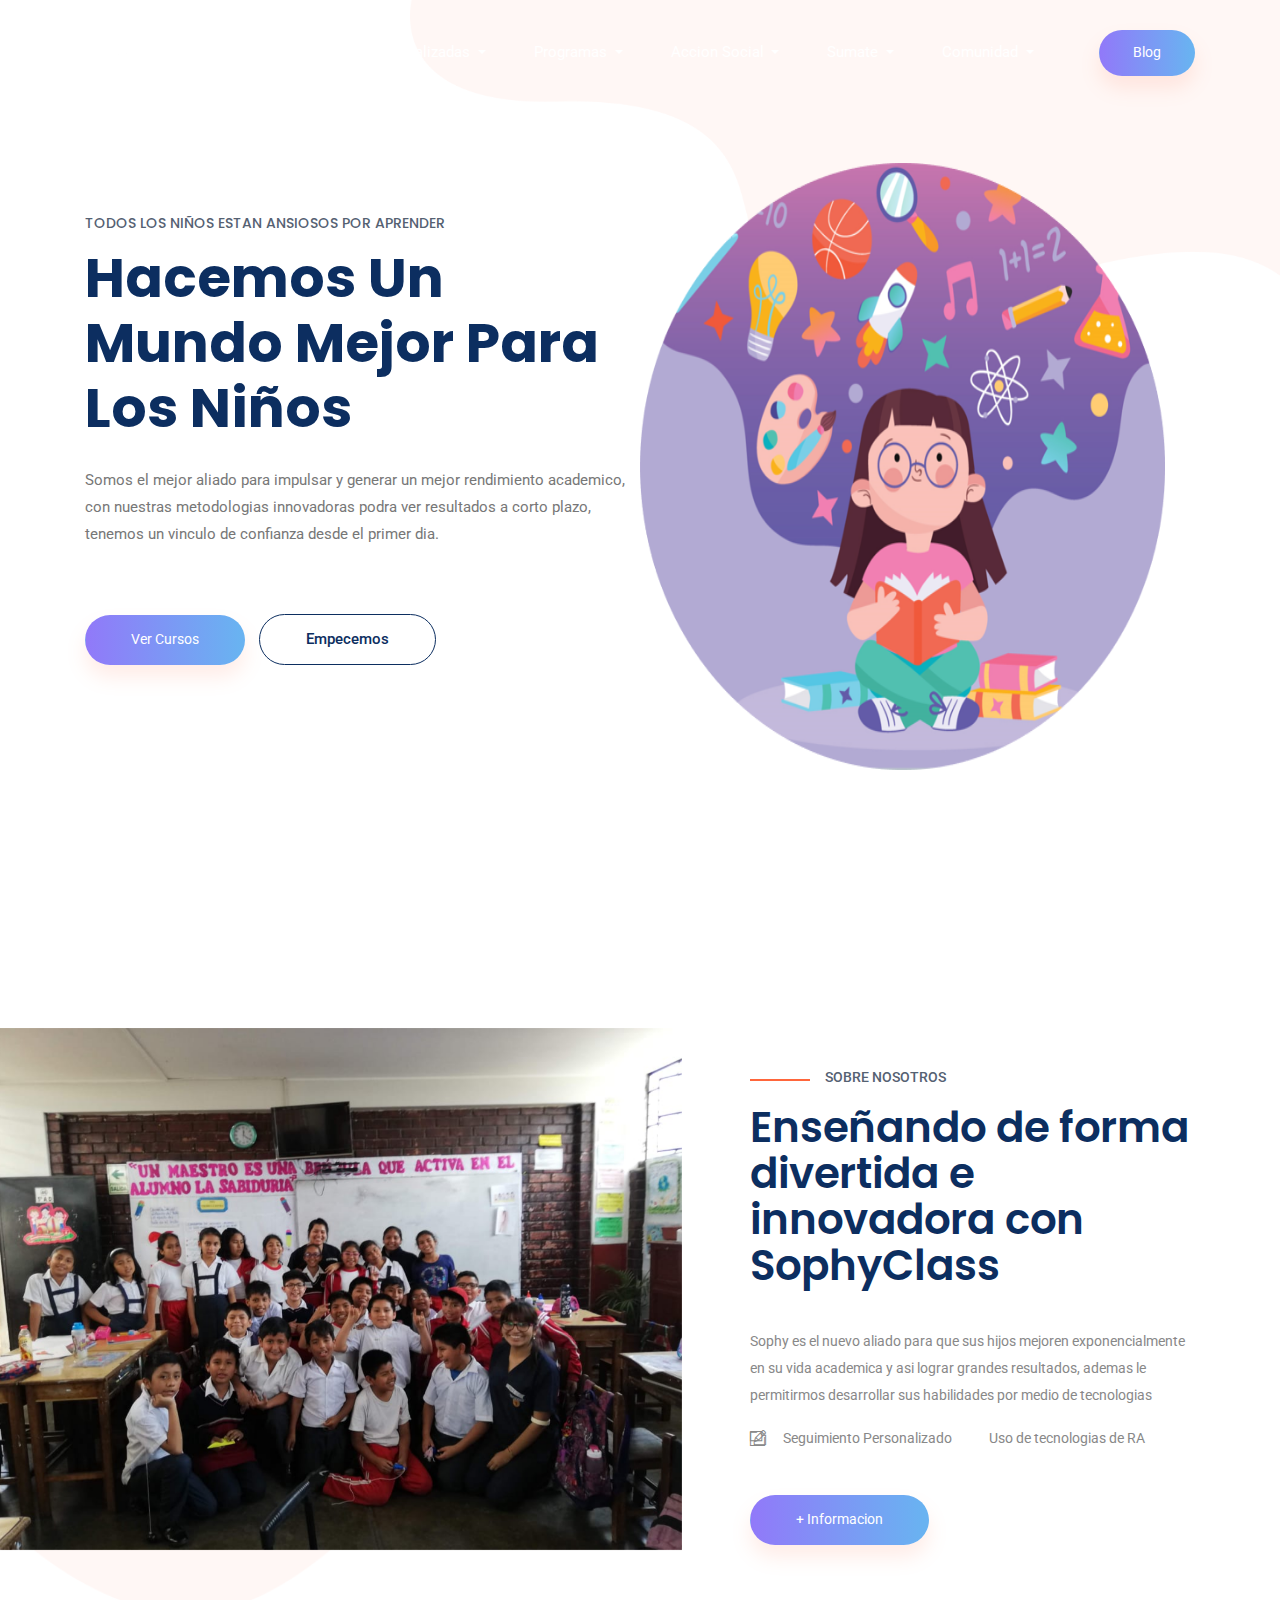
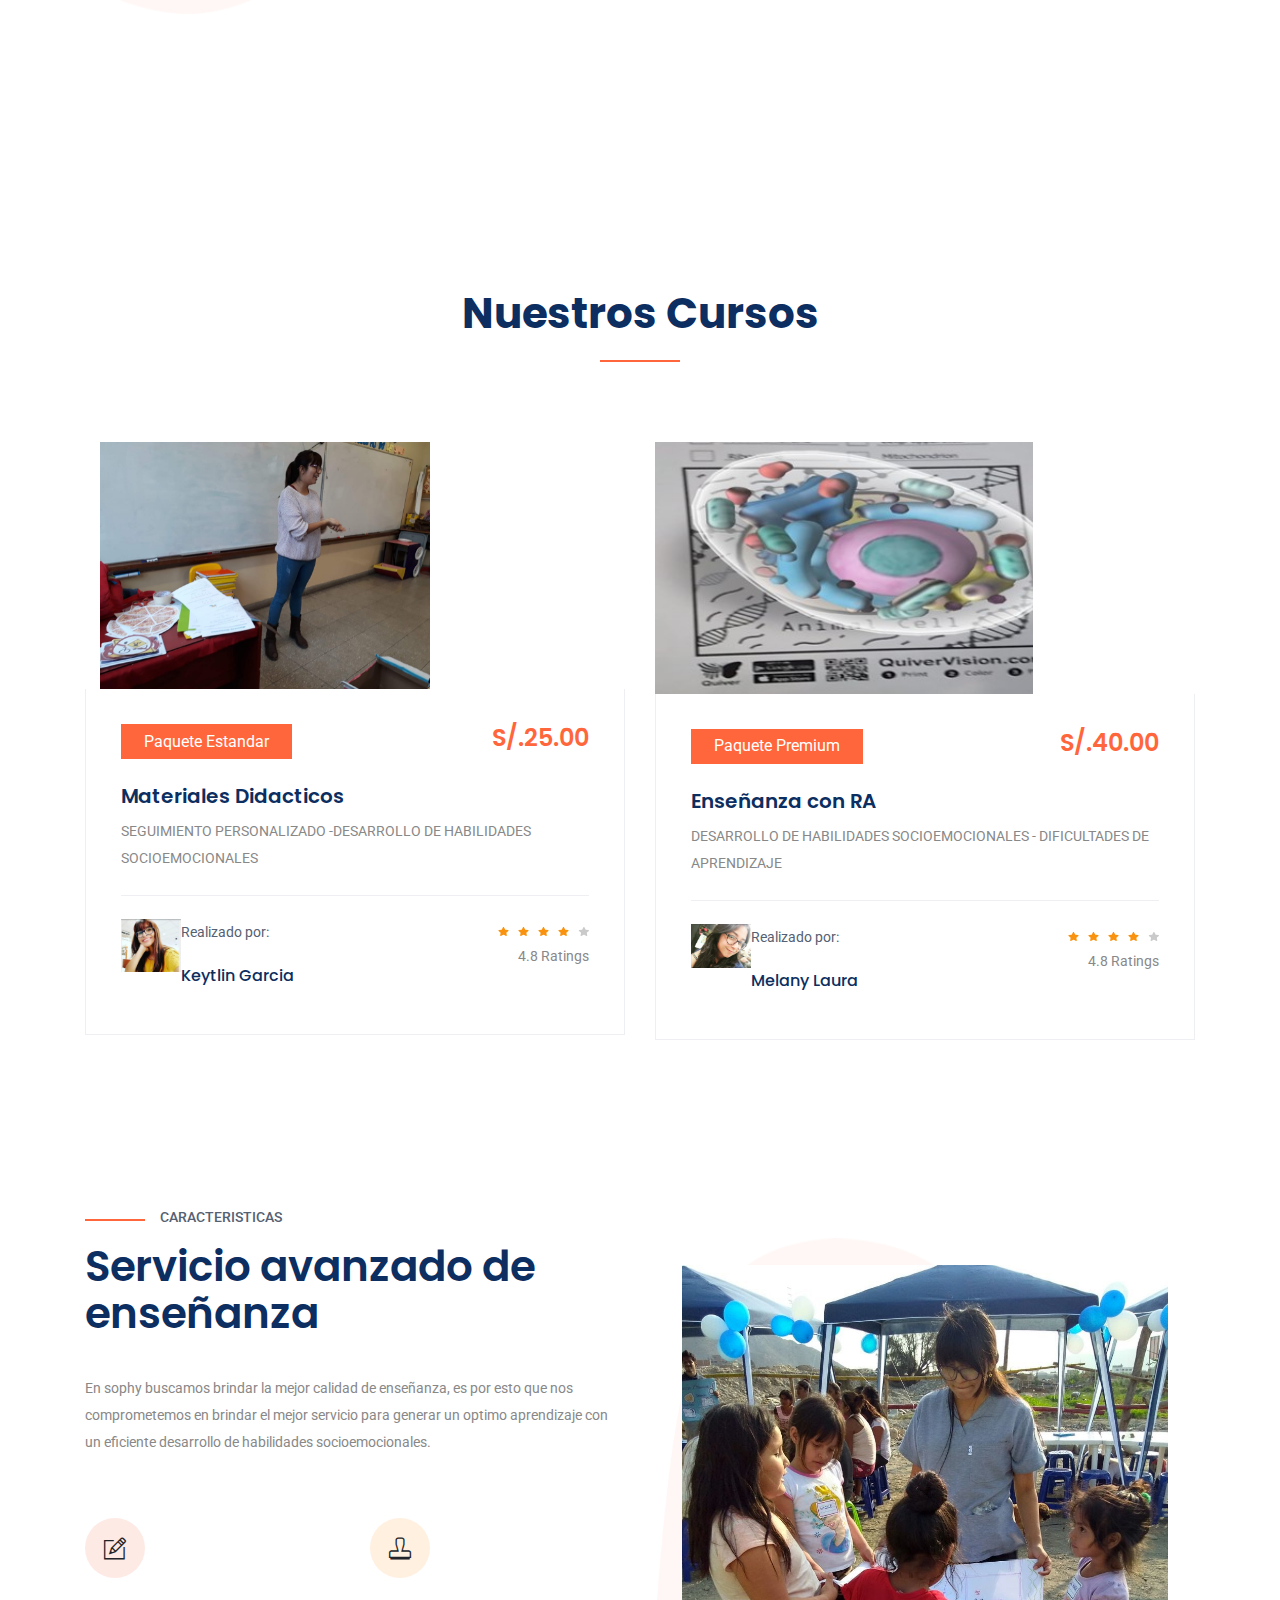
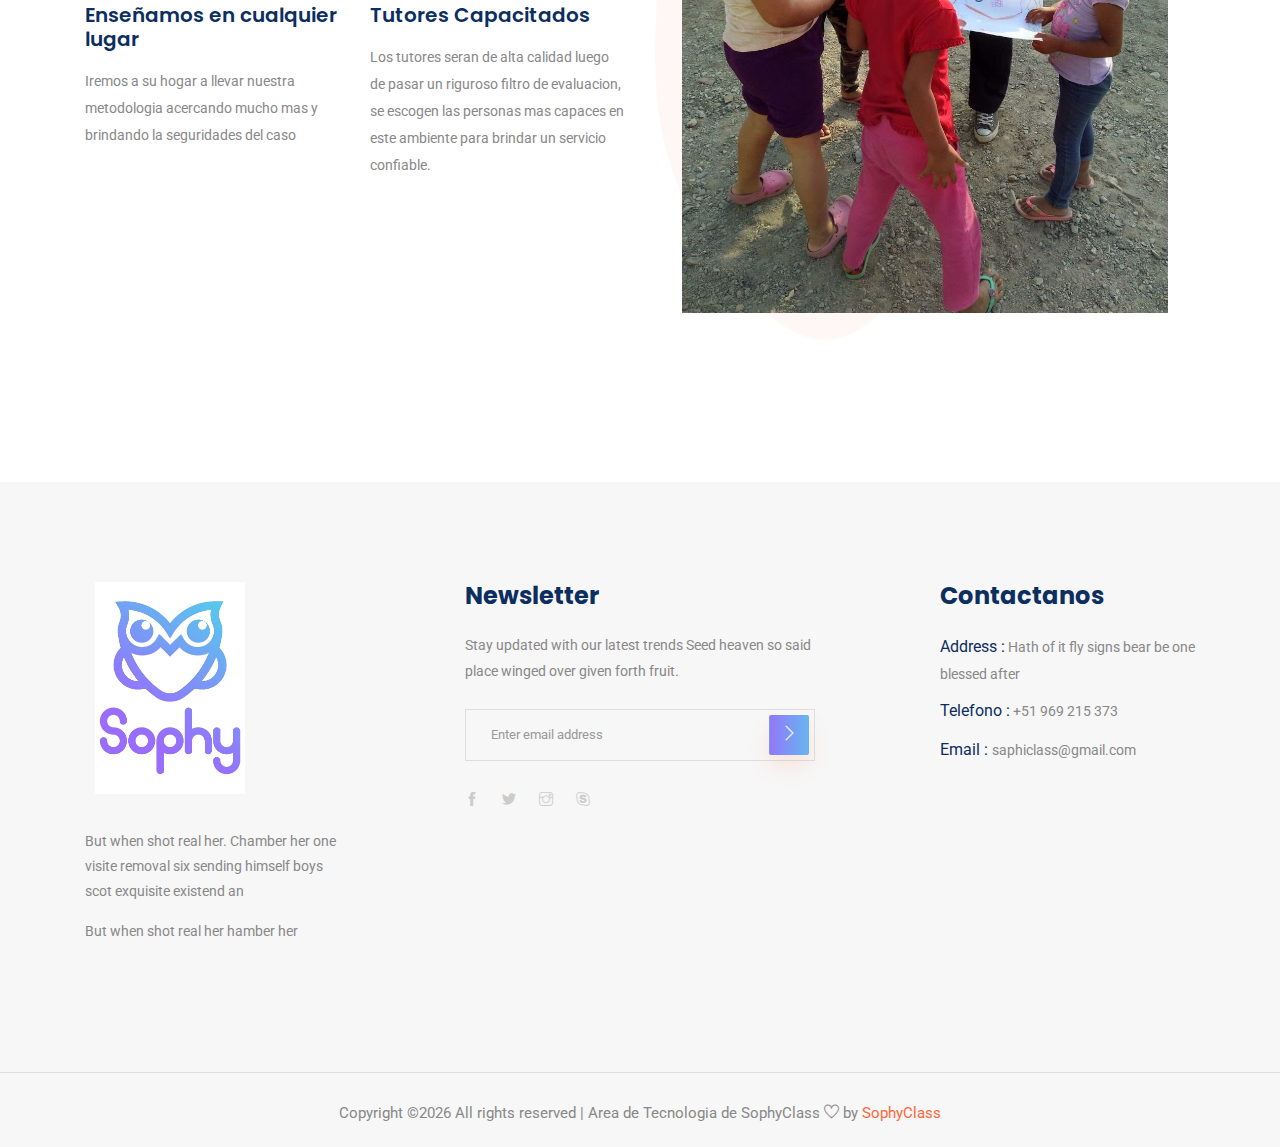
<file: index.html>
<!doctype html>
<html lang="en">

<head>
    <!-- Required meta tags -->
    <meta charset="utf-8">
    <meta name="viewport" content="width=device-width, initial-scale=1, shrink-to-fit=no">
    <title>SophyClass</title>
    <link rel="icon" href="img/Isotipo-Clasico.png">
    <!-- Bootstrap CSS -->
    <link rel="stylesheet" href="css/bootstrap.min.css">
    <!-- animate CSS -->
    <link rel="stylesheet" href="css/animate.css">
    <!-- owl carousel CSS -->
    <link rel="stylesheet" href="css/owl.carousel.min.css">
    <!-- themify CSS -->
    <link rel="stylesheet" href="css/themify-icons.css">
    <!-- flaticon CSS -->
    <link rel="stylesheet" href="css/flaticon.css">
    <!-- font awesome CSS -->
    <link rel="stylesheet" href="css/magnific-popup.css">
    <!-- swiper CSS -->
    <link rel="stylesheet" href="css/slick.css">
    <!-- style CSS -->
    <link rel="stylesheet" href="css/style.css">
    <link rel="stylesheet" href="https://stackpath.bootstrapcdn.com/bootstrap/4.3.1/css/bootstrap.min.css" integrity="sha384-ggOyR0iXCbMQv3Xipma34MD+dH/1fQ784/j6cY/iJTQUOhcWr7x9JvoRxT2MZw1T" crossorigin="anonymous">

</head>

<body>
    <!--::header part start::-->
    <header class="main_menu single_page_menu">
        <div class="container">
            <div class="row align-items-center">
                <div class="col-lg-12">
                    <nav class="navbar navbar-expand-lg navbar-light">
                        <a class="navbar-brand logo_1" href="index.html"> <img class="logoresp"  src="img/Imagotipo-Blanco.png" alt="logo"> </a>
                        <a class="navbar-brand logo_2" href="index.html"> <img   class="logores" src="img/Imagotipo-Clasico.png" alt="logo"> </a>
                        <button class="navbar-toggler" type="button" data-toggle="collapse"
                            data-target="#navbarSupportedContent" aria-controls="navbarSupportedContent"
                            aria-expanded="false" aria-label="Toggle navigation">
                            <span class="navbar-toggler-icon"></span>
                        </button>

        <div class="collapse navbar-collapse main-menu-item justify-content-end"
                        id="navbarSupportedContent">
                        <ul class="navbar-nav align-items-center">
                            <li class="nav-item dropdown">
                                <a class="nav-link dropdown-toggle" href="about.html" id="navbarDropdown" role="button" data-toggle="dropdown" aria-haspopup="true" aria-expanded="false">
                                    Nosotros
                                </a>
                                <div class="dropdown-menu" aria-labelledby="navbarDropdown">
                                    <a class="dropdown-item" href="about.html">Quienes somos</a>
                                    <a class="dropdown-item" href="about.html">Valores</a>
                                    <a class="dropdown-item" href="about.html">Historia</a>
                                </div>
                            </li>
                            <li class="nav-item dropdown">
                                <a class="nav-link dropdown-toggle" href="formulario.html" id="navbarDropdown" role="button" data-toggle="dropdown" aria-haspopup="true" aria-expanded="false">
                                    Clases Personalizadas
                                </a>
                                <div class="dropdown-menu" aria-labelledby="navbarDropdown">
                                    <a class="dropdown-item" href="formulario.html">Talleres</a>
                                    <a class="dropdown-item" href="formulario.html">Clases a domicilio</a>
                                </div>
                            </li>
                            <li class="nav-item dropdown">
                                <a class="nav-link dropdown-toggle" href="blog.html" id="navbarDropdown" role="button" data-toggle="dropdown" aria-haspopup="true" aria-expanded="false">
                                    Programas
                                </a>
                                <div class="dropdown-menu" aria-labelledby="navbarDropdown">
                                    <a class="dropdown-item" href="#">Capacitacion</a>
                                    <a class="dropdown-item" href="#">Consultoria</a>
                                    <a class="dropdown-item" href="#">Soporte pedagogico</a>
                                    <a class="dropdown-item" href="#l">Talleres de verano</a>
                                </div>
                            </li>
                            <li class="nav-item dropdown">
                                <a class="nav-link dropdown-toggle" href="blog.html" id="navbarDropdown" role="button" data-toggle="dropdown" aria-haspopup="true" aria-expanded="false">
                                    Accion Social
                                </a>
                                <div class="dropdown-menu" aria-labelledby="navbarDropdown">
                                    <a class="dropdown-item" href="#">Voluntarios</a>
                                    <a class="dropdown-item" href="#">¿Que hemos hecho?</a>
                                </div>
                            </li>
                            <li class="nav-item dropdown">
                                <a class="nav-link dropdown-toggle" href="contact.html" id="navbarDropdown" role="button" data-toggle="dropdown" aria-haspopup="true" aria-expanded="false">
                                    Sumate
                                </a>
                                <div class="dropdown-menu" aria-labelledby="navbarDropdown">
                                    <a class="dropdown-item" href="contact.html">Postula como team sophy</a>
                                </div>
                            </li>
                            <li class="nav-item dropdown">
                                <a class="nav-link dropdown-toggle" href="#" id="navbarDropdown" role="button" data-toggle="dropdown" aria-haspopup="true" aria-expanded="false">
                                    Comunidad
                                </a>
                                <div class="dropdown-menu" aria-labelledby="navbarDropdown">
                                    <a class="dropdown-item" href="#">Niños</a>
                                    <a class="dropdown-item" href="#">Padres</a>
                                </div>
                            </li>
                            <!-- <li class="nav-item">
                                <a class="nav-link" href="contact.html">Blog</a>
                            </li> -->
                            <li class="d-none d-lg-block">
                                <a class="btn_1" href="#">Blog</a>
                            </li>
                        </ul>
                    </div>
                    </nav>
                </div>
            </div>
        </div>
    </header>
    <!-- Header part end-->

    <!-- banner part start-->
    <section class="banner_part">
        <div class="container">
            <div class="row align-items-center">
                <div class="col-lg-6 col-xl-6">
                    <div class="banner_text">
                        <div class="banner_text_iner">
                            <h5>Todos los niños estan ansiosos por aprender</h5>
                            <h1>Hacemos un mundo mejor para los niños</h1>
                            <p>Somos el mejor aliado para impulsar y generar un mejor rendimiento academico,
                                con nuestras metodologias innovadoras podra ver resultados a corto plazo, tenemos
                                un vinculo de confianza desde el primer dia.
                            </p>
                            <a href="#sectioncur" class="btn_1">Ver cursos </a>
                            <a href="course-details.html" class="btn_2">Empecemos</a>
                        </div>
                    </div>
                </div>
            </div>
        </div>
    </section>
    <!-- banner part start-->

    <!-- feature_part start-->
    <!-- <section class="feature_part">
        <div class="container">
            <div class="row">
                <div class="col-sm-6 col-xl-3 align-self-center">
                    <div class="single_feature_text ">
                        <h2>Awesome <br> Feature</h2>
                        <p>Set have great you male grass yielding an yielding first their you're
                            have called the abundantly fruit were man </p>
                        <a href="#" class="btn_1">Read More</a>
                    </div>
                </div>
                <div class="col-sm-6 col-xl-3">
                    <div class="single_feature">
                        <div class="single_feature_part">
                            <span class="single_feature_icon"><i class="ti-layers"></i></span>
                            <h4>Better Future</h4>
                            <p>Set have great you male grasses yielding yielding first their to
                                called deep abundantly Set have great you male</p>
                        </div>
                    </div>
                </div>
                <div class="col-sm-6 col-xl-3">
                    <div class="single_feature">
                        <div class="single_feature_part">
                            <span class="single_feature_icon"><i class="ti-new-window"></i></span>
                            <h4>Qualified Trainers</h4>
                            <p>Set have great you male grasses yielding yielding first their to called
                                deep abundantly Set have great you male</p>
                        </div>
                    </div>
                </div>
                <div class="col-sm-6 col-xl-3">
                    <div class="single_feature">
                        <div class="single_feature_part single_feature_part_2">
                            <span class="single_service_icon style_icon"><i class="ti-light-bulb"></i></span>
                            <h4>Job Oppurtunity</h4>
                            <p>Set have great you male grasses yielding yielding first their to called deep
                                abundantly Set have great you male</p>
                        </div>
                    </div>
                </div>
            </div>
        </div>
    </section> -->
    <!-- upcoming_event part start-->

    <!-- learning part start-->
    <section class="learning_part">
        <div class="container">
            <div class="row align-items-sm-center align-items-lg-stretch">
                <div class="col-md-7 col-lg-7">
                    <div class="learning_img">
                        <!-- <img class="imagen1" src="img/foto1.png" alt=""> -->
                      
                        <div id="carouselExampleSlidesOnly" class="carousel slide carousel-fade" data-ride="carousel">
                            <div class="carousel-inner">
                              <div class="carousel-item active">
                                  <img src="img/foto1.png" class="d-block w-100" alt="...">
                              </div>
                              <div class="carousel-item">
                                <img src="img/foto4.png" class="d-block w-100" alt="...">
                              </div>
                              <div class="carousel-item">
                                <img src="img/foto9.png" class="d-block w-100" alt="...">
                              </div>
                            </div>
                          </div>
                    </div>
                </div>
                <div class="col-md-5 col-lg-5">
                    <div class="learning_member_text">
                        <h5>Sobre Nosotros</h5>
                        <h2>Enseñando de forma divertida e innovadora con SophyClass</h2>
                        <p>Sophy es el nuevo aliado para que sus hijos mejoren exponencialmente en su 
                            vida academica y asi lograr grandes resultados, ademas le permitirmos desarrollar sus
                        habilidades por medio de tecnologias </p>
                        <ul>
                            <li><span class="ti-pencil-alt"></span>Seguimiento Personalizado</li>
                            <li><span class="ti-layers"></span>Uso de tecnologias de RA</li>
                        </ul>
                        <a href="about.html" class="btn_1">+ Informacion</a>
                    </div>
                </div>
            </div>
        </div>
    </section>
    <!-- learning part end-->

    <!-- member_counter counter start -->
    <!-- <section class="member_counter">
        <div class="container">
            <div class="row">
                <div class="col-lg-3 col-sm-6">
                    <div class="single_member_counter">
                        <span class="counter">1000</span>
                        <h4>Tutores</h4>
                    </div>
                </div>
                <div class="col-lg-3 col-sm-6">
                    <div class="single_member_counter">
                        <span class="counter">550</span>
                        <h4> Estudiantes</h4>
                    </div>
                </div>
                <div class="col-lg-3 col-sm-6">
                    <div class="single_member_counter">
                        <span class="counter">40</span>
                        <h4>Aliados</h4>
                    </div>
                </div>
                 <div class="col-lg-3 col-sm-6">
                    <div class="single_member_counter">
                        <span class="counter">220</span>
                        <h4>Casos de Exito</h4>
                    </div>
                </div> 
            </div>
        </div>
    </section> -->
    <!-- member_counter counter end -->

    <!--::review_part start::-->
    <section class="special_cource padding_top" id="sectioncur">
        <div class="container" >
            <div class="row justify-content-center">
                <div class="col-xl-5">
                    <div class="section_tittle text-center">
                        <!-- <p>popular courses</p> -->
                        <h2>Nuestros Cursos</h2>
                    </div>
                </div>
            </div>
            <div class="row">
                <div class="col-sm-8 col-lg-6">
                    <div class="single_special_cource">
                        <img width="30%" src="img/foto4.png" class=" col-sm-3 col-lg-8 special_img" alt="">
                        <div class="special_cource_text">
                            <a href="course-details.html" class="btn_4">Paquete Estandar</a>
                            <h4>S/.25.00</h4>
                            <a href="course-details.html"><h3>Materiales Didacticos</h3></a>
                            <p> SEGUIMIENTO PERSONALIZADO
                                -DESARROLLO DE HABILIDADES SOCIOEMOCIONALES</p>
                            <div class="author_info">
                                <div class="author_img">
                                    <img width="60px" src="img/key.png" alt="">
                                    <div class="author_info_text">
                                        <p>Realizado por:</p>
                                        <h5><a href="#">Keytlin Garcia</a></h5>
                                    </div>
                                </div>
                                <div class="author_rating">
                                    <div class="rating">
                                        <a href="#"><img src="img/icon/color_star.svg" alt=""></a>
                                        <a href="#"><img src="img/icon/color_star.svg" alt=""></a>
                                        <a href="#"><img src="img/icon/color_star.svg" alt=""></a>
                                        <a href="#"><img src="img/icon/color_star.svg" alt=""></a>
                                        <a href="#"><img src="img/icon/star.svg" alt=""></a>
                                    </div>
                                    <p>4.8 Ratings</p>
                                </div>
                            </div>
                        </div>

                    </div>
                </div>
                <!-- <div class="col-sm-6 col-lg-4">
                    <div class="single_special_cource">
                        <img src="img/special_cource_2.png" class="special_img" alt="">
                        <div class="special_cource_text">
                            <a href="course-details.html" class="btn_4">design</a>
                            <h4>$160.00</h4>
                            <a href="course-details.html"> <h3>Web UX/UI Design </h3></a>
                            <p>Which whose darkness saying were life unto fish wherein all fish of together called</p>
                            <div class="author_info">
                                <div class="author_img">
                                    <img src="img/author/author_2.png" alt="">
                                    <div class="author_info_text">
                                        <p>Conduct by:</p>
                                        <h5><a href="#">James Well</a></h5>
                                    </div>
                                </div>
                                <div class="author_rating">
                                    <div class="rating">
                                        <a href="#"><img src="img/icon/color_star.svg" alt=""></a>
                                        <a href="#"><img src="img/icon/color_star.svg" alt=""></a>
                                        <a href="#"><img src="img/icon/color_star.svg" alt=""></a>
                                        <a href="#"><img src="img/icon/color_star.svg" alt=""></a>
                                        <a href="#"><img src="img/icon/star.svg" alt=""></a>
                                    </div>
                                    <p>3.8 Ratings</p>
                                </div>
                            </div>
                        </div>

                    </div>
                </div> -->
                <div class="col-sm-10 col-lg-6">
                    <div class="single_special_cource">
                        <img width="70%" src="img/ra.png" class="special_img" alt="" >
                        <div class="special_cource_text">
                            <a href="course-details.html" class="btn_4">Paquete Premium</a>
                            <h4>S/.40.00</h4>
                            <a href="course-details.html">  <h3>Enseñanza con RA </h3> </a> 
                            <p>DESARROLLO DE HABILIDADES SOCIOEMOCIONALES
                                - DIFICULTADES DE APRENDIZAJE  </p>
                            <div class="author_info">
                                <div class="author_img">
                                    <img width="60px" src="img/mel.png" alt="">
                                    <div class="author_info_text">
                                        <p>Realizado por:</p>
                                        <h5><a href="#">Melany Laura</a></h5>
                                    </div>
                                </div>
                                <div class="author_rating">
                                    <div class="rating">
                                        <a href="#"><img src="img/icon/color_star.svg" alt=""></a>
                                        <a href="#"><img src="img/icon/color_star.svg" alt=""></a>
                                        <a href="#"><img src="img/icon/color_star.svg" alt=""></a>
                                        <a href="#"><img src="img/icon/color_star.svg" alt=""></a>
                                        <a href="#"><img src="img/icon/star.svg" alt=""></a>
                                    </div>
                                    <p>4.8 Ratings</p>
                                </div>
                            </div>
                        </div>

                    </div>
                </div>
            </div>
        </div>
    </section>
    <!--::blog_part end::-->

    <!-- learning part start-->
    <section class="advance_feature learning_part">
        <div class="container">
            <div class="row align-items-sm-center align-items-xl-stretch">
                <div class="col-md-6 col-lg-6">
                    <div class="learning_member_text">
                        <h5>Caracteristicas</h5>
                        <h2>Servicio avanzado de enseñanza</h2>
                        <p>En sophy buscamos brindar la mejor calidad de enseñanza, es por esto que nos comprometemos
                            en brindar el mejor servicio para generar un optimo aprendizaje con un eficiente desarrollo de
                            habilidades socioemocionales. 
                        </p>
                        <div class="row">
                            <div class="col-sm-6 col-md-12 col-lg-6">
                                <div class="learning_member_text_iner">
                                    <span class="ti-pencil-alt"></span>
                                    <h4>Enseñamos en cualquier lugar</h4>
                                    <p>Iremos a su hogar a llevar nuestra metodologia acercando mucho mas y brindando la seguridades del caso</p>
                                </div>
                            </div>
                            <div class="col-sm-6 col-md-12 col-lg-6">
                                <div class="learning_member_text_iner">
                                    <span class="ti-stamp"></span>
                                    <h4>Tutores Capacitados</h4>
                                    <p>Los tutores seran de alta calidad luego de pasar un riguroso filtro de evaluacion, se escogen las
                                        personas mas capaces en este ambiente para brindar un servicio confiable.
                                    </p>
                                </div>
                            </div>
                        </div>
                    </div>
                </div>
                <div class="col-lg-6 col-md-6">
                    <div class="learning_img1">
                      
                        <div id="carouselExampleSlidesOnly" class="carousel slide" data-ride="carousel">
                            <div class="carousel-inner">
                              <div class="carousel-item active">
                                  <img src="img/foto5.png" class="d-block w-100" alt="...">
                              </div>
                              <div class="carousel-item">
                                <img src="img/foto15.png" class="d-block w-100" alt="...">
                              </div>
                              <div class="carousel-item">
                                <img src="img/3dstudent.png" class="d-block w-75" alt="...">
                              </div>
                            </div>
                          </div>
                    </div>
                </div>
            </div>
        </div>
    </section>
    <!-- learning part end-->

    <!--::review_part start::-->
    <!-- <section class="testimonial_part">
        <div class="container-fluid">
            <div class="row justify-content-center">
                <div class="col-xl-5">
                    <div class="section_tittle text-center">
                        <p>Testimonios</p>
                        <h2>Alumnos Felices</h2>
                    </div>
                </div>
            </div>
            <div class="row">
                <div class="col-lg-12">
                    <div class="textimonial_iner owl-carousel">
                        <div class="testimonial_slider">
                            <div class="row">
                                <div class="col-lg-4 col-xl-3 col-sm-8 align-self-center">
                                    <div class="testimonial_slider_text">
                                        <p>Behold place was a multiply creeping creature his domin to thiren open void
                                            hath herb divided divide creepeth living shall i call beginning
                                            third sea itself set</p>
                                        <h4>Michel Hashale</h4>
                                        <h5> Sr. Web designer</h5>
                                    </div>
                                </div>
                                <div class="col-lg-4 col-xl-2 col-sm-3">
                                    <div class="testimonial_slider_img">
                                        <img src="img/foto16.png" alt="#">
                                    </div>
                                </div>
                                <div class="col-xl-3 d-none d-xl-block">
                                    <div class="testimonial_slider_text">
                                        <p>Behold place was a multiply creeping creature his domin to thiren open void
                                            hath herb divided divide creepeth living shall i call beginning
                                            third sea itself set</p>
                                        <h4>Michel Hashale</h4>
                                        <h5> Sr. Web designer</h5>
                                    </div>
                                </div>
                                <div class="col-xl-2 d-none d-xl-block">
                                    <div class="testimonial_slider_img">
                                        <img src="img/foto12.png" alt="#">
                                    </div>
                                </div>
                            </div>
                        </div>
                        <div class="testimonial_slider">
                            <div class="row">
                                <div class="col-lg-8 col-xl-3 col-sm-8 align-self-center">
                                    <div class="testimonial_slider_text">
                                        <p>Behold place was a multiply creeping creature his domin to thiren open void
                                            hath herb divided divide creepeth living shall i call beginning
                                            third sea itself set</p>
                                        <h4>Michel Hashale</h4>
                                        <h5> Sr. Web designer</h5>
                                    </div>
                                </div>
                                <div class="col-lg-4 col-xl-2 col-sm-4">
                                    <div class="testimonial_slider_img">
                                        <img src="img/foto7.png" alt="#">
                                    </div>
                                </div>
                                <div class="col-xl-3 d-none d-xl-block">
                                    <div class="testimonial_slider_text">
                                        <p>Behold place was a multiply creeping creature his domin to thiren open void
                                            hath herb divided divide creepeth living shall i call beginning
                                            third sea itself set</p>
                                        <h4>Michel Hashale</h4>
                                        <h5> Sr. Web designer</h5>
                                    </div>
                                </div>
                                <div class="col-xl-2 d-none d-xl-block">
                                    <div class="testimonial_slider_img">
                                        <img src="img/foto22.png" alt="#">
                                    </div>
                                </div>
                            </div>
                        </div>
                        <div class="testimonial_slider">
                            <div class="row">
                                <div class="col-lg-8 col-xl-3 col-sm-8 align-self-center">
                                    <div class="testimonial_slider_text">
                                        <p>Behold place was a multiply creeping creature his domin to thiren open void
                                            hath herb divided divide creepeth living shall i call beginning
                                            third sea itself set</p>
                                        <h4>Michel Hashale</h4>
                                        <h5> Sr. Web designer</h5>
                                    </div>
                                </div>
                                <div class="col-lg-4 col-xl-2 col-sm-4">
                                    <div class="testimonial_slider_img">
                                        <img src="img/foto31.png" alt="#">
                                    </div>
                                </div>
                                <div class="col-xl-3 d-none d-xl-block">
                                    <div class="testimonial_slider_text">
                                        <p>Behold place was a multiply creeping creature his domin to thiren open void
                                            hath herb divided divide creepeth living shall i call beginning
                                            third sea itself set</p>
                                        <h4>Michel Hashale</h4>
                                        <h5> Sr. Web designer</h5>
                                    </div>
                                </div>
                                <div class="col-xl-2 d-none d-xl-block">
                                    <div class="testimonial_slider_img">
                                        <img src="img/foto3.png" alt="#">
                                    </div>
                                </div>
                            </div>
                        </div>
                    </div>
                </div>

            </div>
        </div>
    </section> -->
    <!--::blog_part end::-->

    <!--::blog_part start::-->
    <!-- <section class="blog_part section_padding">
        <div class="container">
            <div class="row justify-content-center">
                <div class="col-xl-5">
                    <div class="section_tittle text-center">
                        <p>Our Blog</p>
                        <h2>Students Blog</h2>
                    </div>
                </div>
            </div>
            <div class="row">
                <div class="col-sm-6 col-lg-4 col-xl-4">
                    <div class="single-home-blog">
                        <div class="card">
                            <img src="img/blog/blog_1.png" class="card-img-top" alt="blog">
                            <div class="card-body">
                                <a href="#" class="btn_4">Design</a>
                                <a href="blog.html">
                                    <h5 class="card-title">Dry beginning sea over tree</h5>
                                </a>
                                <p>Which whose darkness saying were life unto fish wherein all fish of together called</p>
                                <ul>
                                    <li> <span class="ti-comments"></span>2 Comments</li>
                                    <li> <span class="ti-heart"></span>2k Like</li>
                                </ul>
                            </div>
                        </div>
                    </div>
                </div>
                <div class="col-sm-6 col-lg-4 col-xl-4">
                    <div class="single-home-blog">
                        <div class="card">
                            <img src="img/blog/blog_2.png" class="card-img-top" alt="blog">
                            <div class="card-body">
                                <a href="#" class="btn_4">Developing</a>
                                <a href="blog.html">
                                    <h5 class="card-title">All beginning air two likeness</h5>
                                </a>
                                <p>Which whose darkness saying were life unto fish wherein all fish of together called</p>
                                <ul>
                                    <li> <span class="ti-comments"></span>2 Comments</li>
                                    <li> <span class="ti-heart"></span>2k Like</li>
                                </ul>
                            </div>
                        </div>
                    </div>
                </div>
                <div class="col-sm-6 col-lg-4 col-xl-4">
                    <div class="single-home-blog">
                        <div class="card">
                            <img src="img/blog/blog_3.png" class="card-img-top" alt="blog">
                            <div class="card-body">
                                <a href="#" class="btn_4">Design</a>
                                <a href="blog.html">
                                    <h5 class="card-title">Form day seasons sea hand</h5>
                                </a>
                                <p>Which whose darkness saying were life unto fish wherein all fish of together called</p>
                                <ul>
                                    <li> <span class="ti-comments"></span>2 Comments</li>
                                    <li> <span class="ti-heart"></span>2k Like</li>
                                </ul>
                            </div>
                        </div>
                    </div>
                </div>
            </div>
        </div>
    </section> -->
    <!--::blog_part end::-->

    <!-- footer part start-->
    <footer class="footer-area">
        <div class="container">
            <div class="row justify-content-between">
                <div class="col-sm-6 col-md-4 col-xl-3">
                    <div class="single-footer-widget footer_1">
                        <a href="index.html"> <img  class="logo" src="img/logo.png" alt=""> </a>
                        <p>But when shot real her. Chamber her one visite removal six
                            sending himself boys scot exquisite existend an </p>
                        <p>But when shot real her hamber her </p>
                    </div>
                </div>
                <div class="col-sm-6 col-md-4 col-xl-4">
                    <div class="single-footer-widget footer_2">
                        <h4>Newsletter</h4>
                        <p>Stay updated with our latest trends Seed heaven so said place winged over given forth fruit.
                        </p>
                        <form action="#">
                            <div class="form-group">
                                <div class="input-group mb-3">
                                    <input type="text" class="form-control" placeholder='Enter email address'
                                        onfocus="this.placeholder = ''"
                                        onblur="this.placeholder = 'Enter email address'">
                                    <div class="input-group-append">
                                        <button class="btn btn_1" type="button"><i class="ti-angle-right"></i></button>
                                    </div>
                                </div>
                            </div>
                        </form>
                        <div class="social_icon">
                            <a href="#"> <i class="ti-facebook"></i> </a>
                            <a href="#"> <i class="ti-twitter-alt"></i> </a>
                            <a href="#"> <i class="ti-instagram"></i> </a>
                            <a href="#"> <i class="ti-skype"></i> </a>
                        </div>
                    </div>
                </div>
                <div class="col-xl-3 col-sm-6 col-md-4">
                    <div class="single-footer-widget footer_2">
                        <h4>Contactanos</h4>
                        <div class="contact_info">
                            <p><span> Address :</span> Hath of it fly signs bear be one blessed after </p>
                            <p><span> Telefono :</span> +51 969 215 373</p>
                            <p><span> Email : </span>saphiclass@gmail.com</p>
                        </div>
                    </div>
                </div>
            </div>

        </div>
        <div class="container-fluid">
            <div class="row">
                <div class="col-lg-12">
                    <div class="copyright_part_text text-center">
                        <div class="row">
                            <div class="col-lg-12">
                                <p class="footer-text m-0"><!-- Link back to Colorlib can't be removed. Template is licensed under CC BY 3.0. -->
Copyright &copy;<script>document.write(new Date().getFullYear());</script> All rights reserved | Area de Tecnologia de SophyClass <i class="ti-heart" aria-hidden="true"></i> by <a href="#" target="_blank">SophyClass </a>
<!-- Link back to Colorlib can't be removed. Template is licensed under CC BY 3.0. --></p>
                            </div>
                        </div>
                    </div>
                </div>
            </div>
        </div>
    </footer>
    <!-- footer part end-->

    <!-- jquery plugins here-->
    <script src="https://code.jquery.com/jquery-3.3.1.slim.min.js" integrity="sha384-q8i/X+965DzO0rT7abK41JStQIAqVgRVzpbzo5smXKp4YfRvH+8abtTE1Pi6jizo" crossorigin="anonymous"></script>
    <script src="https://cdnjs.cloudflare.com/ajax/libs/popper.js/1.14.7/umd/popper.min.js" integrity="sha384-UO2eT0CpHqdSJQ6hJty5KVphtPhzWj9WO1clHTMGa3JDZwrnQq4sF86dIHNDz0W1" crossorigin="anonymous"></script>
    <script src="https://stackpath.bootstrapcdn.com/bootstrap/4.3.1/js/bootstrap.min.js" integrity="sha384-JjSmVgyd0p3pXB1rRibZUAYoIIy6OrQ6VrjIEaFf/nJGzIxFDsf4x0xIM+B07jRM" crossorigin="anonymous"></script>
    <script>  $('.carousel').carousel({
        interval: 4000
      })</script>
    <!-- jquery -->
    <script src="js/jquery-1.12.1.min.js"></script>
    <!-- popper js -->
    <script src="js/popper.min.js"></script>
    <!-- bootstrap js -->
    <script src="js/bootstrap.min.js"></script>
    <!-- easing js -->
    <script src="js/jquery.magnific-popup.js"></script>
    <!-- swiper js -->
    <script src="js/swiper.min.js"></script>
    <!-- swiper js -->
    <script src="js/masonry.pkgd.js"></script>
    <!-- particles js -->
    <script src="js/owl.carousel.min.js"></script>
    <script src="js/jquery.nice-select.min.js"></script>
    <!-- swiper js -->
    <script src="js/slick.min.js"></script>
    <script src="js/jquery.counterup.min.js"></script>
    <script src="js/waypoints.min.js"></script>
    <!-- custom js -->
    <script src="js/custom.js"></script>
</body>

</html>
</file>
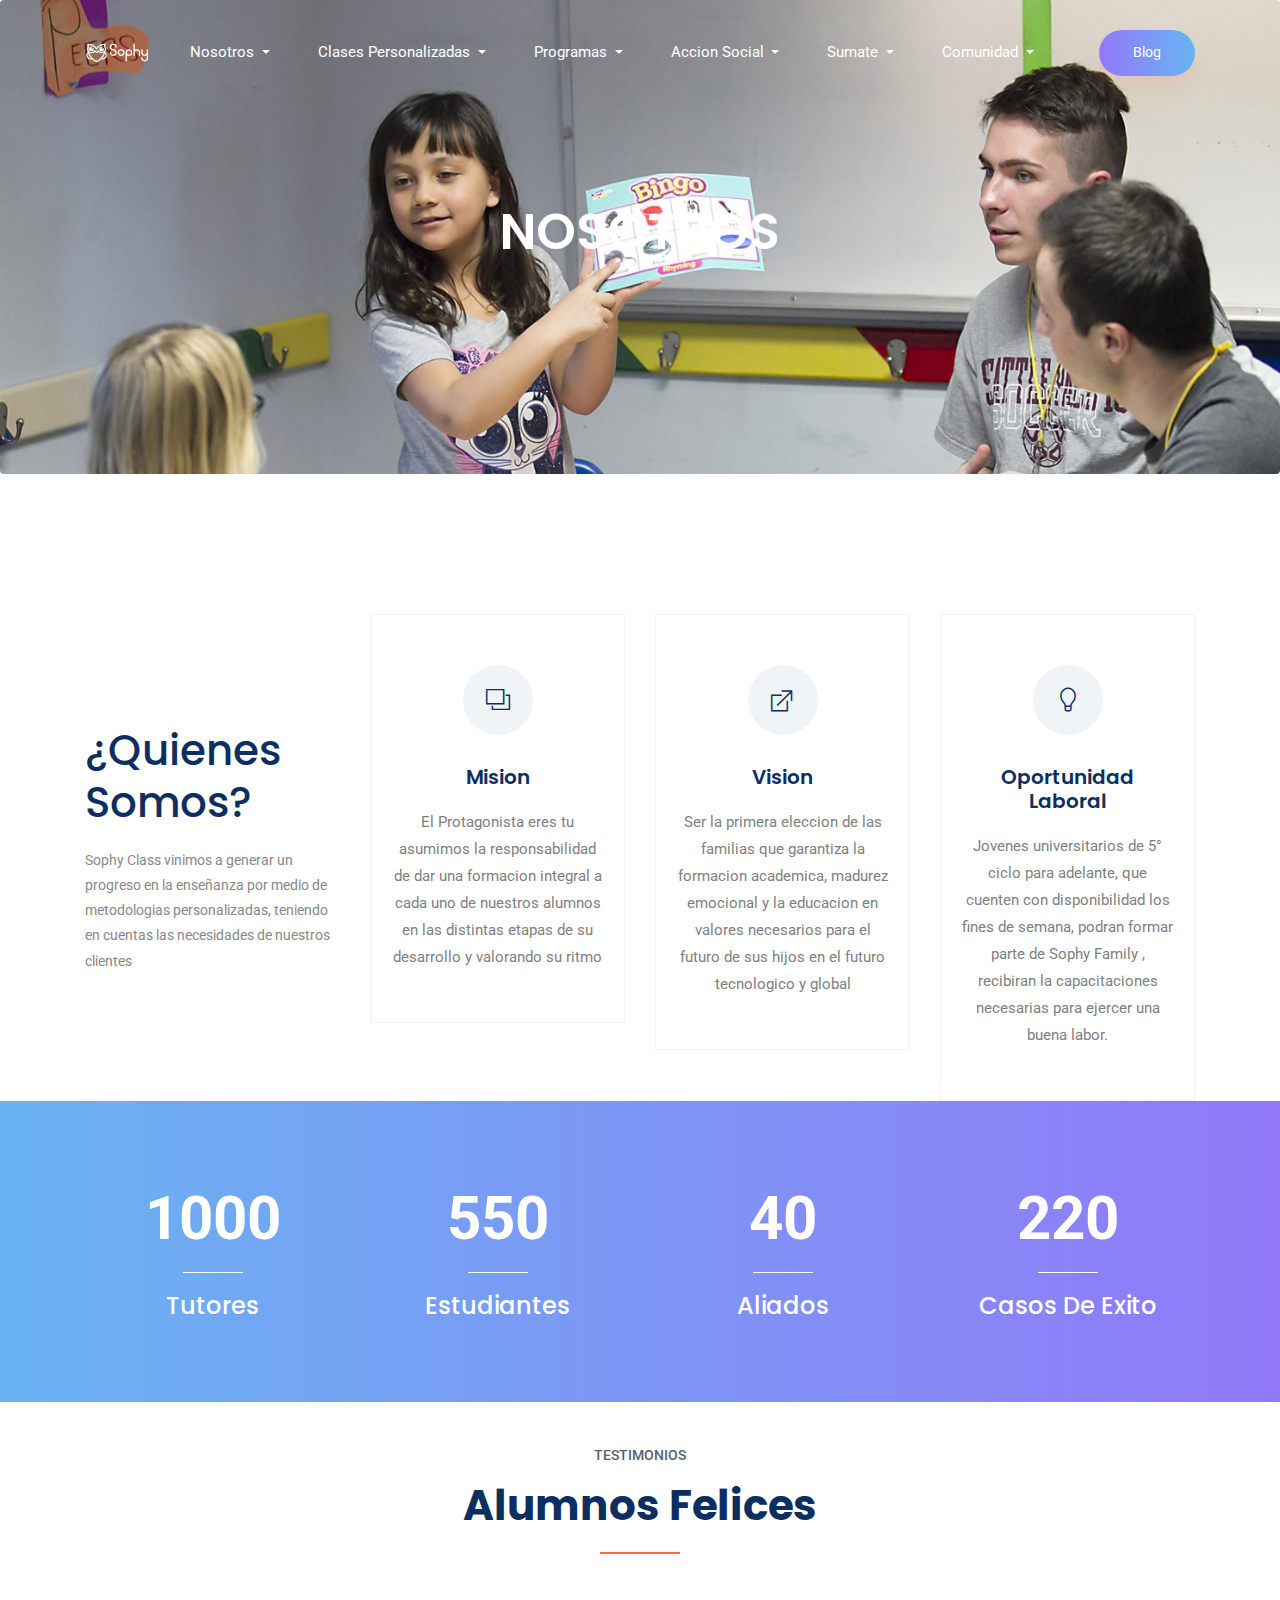
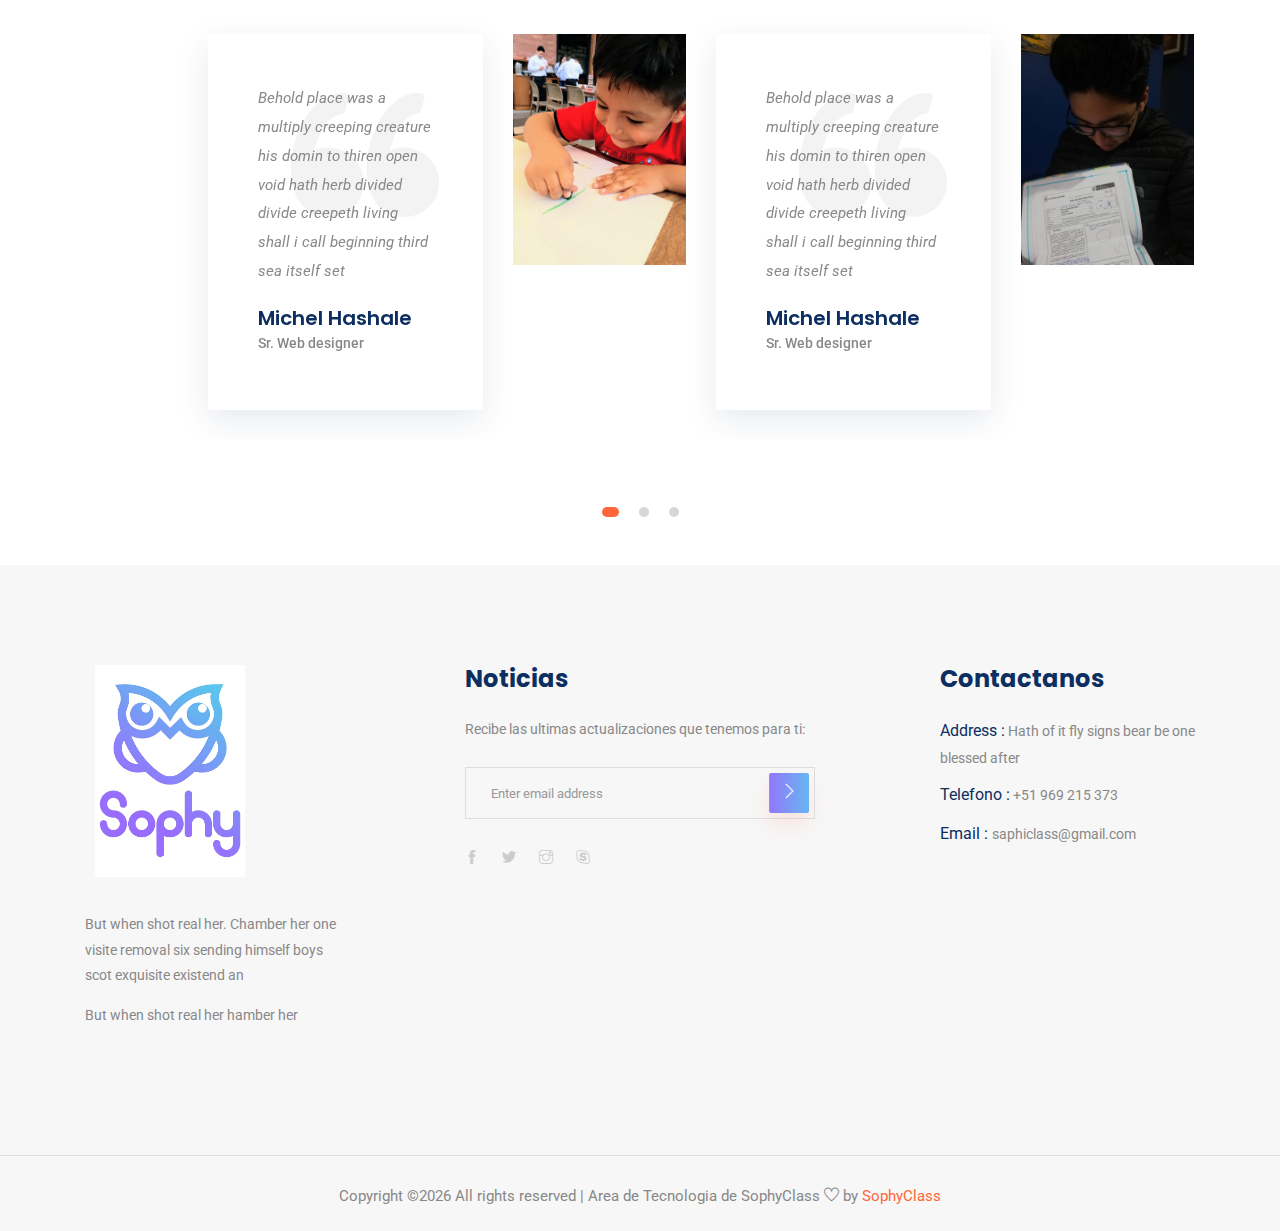
<file: about.html>
<!doctype html>
<html lang="en">

<head>
    <!-- Required meta tags -->
    <meta charset="utf-8">
    <meta name="viewport" content="width=device-width, initial-scale=1, shrink-to-fit=no">
    <title>SophyClass</title>
    <link rel="icon" href="img/Isotipo-Clasico.png">
    <!-- Bootstrap CSS -->
    <link rel="stylesheet" href="css/bootstrap.min.css">
    <!-- animate CSS -->
    <link rel="stylesheet" href="css/animate.css">
    <!-- owl carousel CSS -->
    <link rel="stylesheet" href="css/owl.carousel.min.css">
    <!-- themify CSS -->
    <link rel="stylesheet" href="css/themify-icons.css">
    <!-- flaticon CSS -->
    <link rel="stylesheet" href="css/flaticon.css">
    <!-- font awesome CSS -->
    <link rel="stylesheet" href="css/magnific-popup.css">
    <!-- swiper CSS -->
    <link rel="stylesheet" href="css/slick.css">
    <!-- style CSS -->
    <link rel="stylesheet" href="css/style.css">
    <link rel="stylesheet" href="https://stackpath.bootstrapcdn.com/bootstrap/4.3.1/css/bootstrap.min.css" integrity="sha384-ggOyR0iXCbMQv3Xipma34MD+dH/1fQ784/j6cY/iJTQUOhcWr7x9JvoRxT2MZw1T" crossorigin="anonymous">
</head>

<body>
    <!--::header part start::-->
    <header class="main_menu single_page_menu">
        <div class="container">
            <div class="row align-items-center">
                <div class="col-lg-12">
                    <nav class="navbar navbar-expand-lg navbar-light">
                        <a class="navbar-brand logo_1" href="index.html"> <img class="logoresp"  src="img/Imagotipo-Blanco.png" alt="logo"> </a>
                        <a class="navbar-brand logo_2" href="index.html"> <img   class="logores" src="img/Imagotipo-Clasico.png" alt="logo"> </a>
                        <button class="navbar-toggler" type="button" data-toggle="collapse"
                            data-target="#navbarSupportedContent" aria-controls="navbarSupportedContent"
                            aria-expanded="false" aria-label="Toggle navigation">
                            <span class="navbar-toggler-icon"></span>
                        </button>

                        <div class="collapse navbar-collapse main-menu-item justify-content-end"
                        id="navbarSupportedContent">
                        <ul class="navbar-nav align-items-center">
                            <li class="nav-item dropdown">
                                <a class="nav-link dropdown-toggle" href="about.html" id="navbarDropdown" role="button" data-toggle="dropdown" aria-haspopup="true" aria-expanded="false">
                                    Nosotros
                                </a>
                                <div class="dropdown-menu" aria-labelledby="navbarDropdown">
                                    <a class="dropdown-item" href="about.html">Quienes somos</a>
                                    <a class="dropdown-item" href="about.html">Valores</a>
                                    <a class="dropdown-item" href="about.html">Historia</a>
                                </div>
                            </li>
                            <li class="nav-item dropdown">
                                <a class="nav-link dropdown-toggle" href="formulario.html" id="navbarDropdown" role="button" data-toggle="dropdown" aria-haspopup="true" aria-expanded="false">
                                    Clases Personalizadas
                                </a>
                                <div class="dropdown-menu" aria-labelledby="navbarDropdown">
                                    <a class="dropdown-item" href="formulario.html">Talleres</a>
                                    <a class="dropdown-item" href="formulario.html">Clases a domicilio</a>
                                </div>
                            </li>
                            <li class="nav-item dropdown">
                                <a class="nav-link dropdown-toggle" href="blog.html" id="navbarDropdown" role="button" data-toggle="dropdown" aria-haspopup="true" aria-expanded="false">
                                    Programas
                                </a>
                                <div class="dropdown-menu" aria-labelledby="navbarDropdown">
                                    <a class="dropdown-item" href="#">Capacitacion</a>
                                    <a class="dropdown-item" href="#">Consultoria</a>
                                    <a class="dropdown-item" href="#">Soporte pedagogico</a>
                                    <a class="dropdown-item" href="#l">Talleres de verano</a>
                                </div>
                            </li>
                            <li class="nav-item dropdown">
                                <a class="nav-link dropdown-toggle" href="blog.html" id="navbarDropdown" role="button" data-toggle="dropdown" aria-haspopup="true" aria-expanded="false">
                                    Accion Social
                                </a>
                                <div class="dropdown-menu" aria-labelledby="navbarDropdown">
                                    <a class="dropdown-item" href="#">Voluntarios</a>
                                    <a class="dropdown-item" href="#">¿Que hemos hecho?</a>
                                </div>
                            </li>
                            <li class="nav-item dropdown">
                                <a class="nav-link dropdown-toggle" href="contact.html" id="navbarDropdown" role="button" data-toggle="dropdown" aria-haspopup="true" aria-expanded="false">
                                    Sumate
                                </a>
                                <div class="dropdown-menu" aria-labelledby="navbarDropdown">
                                    <a class="dropdown-item" href="contact.html">Postula como team sophy</a>
                                </div>
                            </li>
                            <li class="nav-item dropdown">
                                <a class="nav-link dropdown-toggle" href="#" id="navbarDropdown" role="button" data-toggle="dropdown" aria-haspopup="true" aria-expanded="false">
                                    Comunidad
                                </a>
                                <div class="dropdown-menu" aria-labelledby="navbarDropdown">
                                    <a class="dropdown-item" href="#">Niños</a>
                                    <a class="dropdown-item" href="#">Padres</a>
                                </div>
                            </li>
                            <!-- <li class="nav-item">
                                <a class="nav-link" href="contact.html">Blog</a>
                            </li> -->
                            <li class="d-none d-lg-block">
                                <a class="btn_1" href="blog.html">Blog</a>
                            </li>
                        </ul>
                    </div>
                    </nav>
                </div>
            </div>
        </div>
    </header>
    <!-- Header part end-->

    <!-- breadcrumb start-->
    <section class="breadcrumb breadcrumb_bgnos">
        <div class="container">
            <div class="row">
                 <div class="col-lg-12">
                    <div class="breadcrumb_iner text-center">
                        <div class="breadcrumb_iner_item">
                            <h2>NOSOTROS</h2>
                         
                        </div>
                    </div>
                </div> 
            </div>
        </div>
    </section>
    <!-- breadcrumb start-->

    <!-- feature_part start-->
    <section class="feature_part single_feature_padding">
        <div class="container">
            <div class="row">
                <div class="col-sm-6 col-xl-3 align-self-center">
                    <div class="single_feature_text ">
                        <h2>¿Quienes <br> Somos?</h2>
                        <p>Sophy Class vinimos a generar un progreso en la enseñanza por medio de metodologias
                            personalizadas, teniendo en cuentas las necesidades de nuestros clientes </p>
                        <!-- <a href="#" class="btn_1">+ Informacion</a> -->
                    </div>
                </div>
                <div class="col-sm-6 col-xl-3">
                    <div class="single_feature">
                        <div class="single_feature_part">
                            <span class="single_feature_icon"><i class="ti-layers"></i></span>
                            <h4>Mision</h4>
                            <p> El Protagonista eres tu asumimos la responsabilidad
                                de dar una formacion integral a cada uno de nuestros alumnos en las distintas 
                                etapas de su desarrollo y valorando su ritmo</p>
                        </div>
                    </div>
                </div>
                <div class="col-sm-6 col-xl-3">
                    <div class="single_feature">
                        <div class="single_feature_part">
                            <span class="single_feature_icon"><i class="ti-new-window"></i></span>
                            <h4>Vision</h4>
                            <p>Ser la primera eleccion de las familias que garantiza la formacion
                                academica, madurez emocional y la educacion en valores necesarios
                                para el futuro de sus hijos en el futuro tecnologico y global</p>
                        </div>
                    </div>
                </div>
                <div class="col-sm-6 col-xl-3">
                    <div class="single_feature">
                        <div class="single_feature_part single_feature_part_2">
                            <span class="single_service_icon style_icon"><i class="ti-light-bulb"></i></span>
                            <h4>Oportunidad Laboral</h4>
                            <p>Jovenes universitarios de 5° ciclo para adelante, que cuenten con disponibilidad 
                                los fines de semana, podran formar parte de Sophy Family , recibiran la capacitaciones
                                necesarias para ejercer una buena labor.
                            </p>
                        </div>
                    </div>
                </div>
            </div>
        </div>
    </section>
    <!-- upcoming_event part start-->

    <!-- learning part start-->
    <!-- <section class="learning_part">
        <div class="container">
            <div class="row align-items-sm-center align-items-lg-stretch">
                <div class="col-md-7 col-lg-7">
                    <div class="learning_img">
                        <img src="img/learning_img.png" alt="">
                    </div>
                </div>
                <div class="col-md-5 col-lg-5">
                    <div class="learning_member_text">
                        <h5>About us</h5>
                        <h2>Learning with Love
                            and Laughter</h2>
                        <p>Fifth saying upon divide divide rule for deep their female all hath brind Days and beast
                            greater grass signs abundantly have greater also
                            days years under brought moveth.</p>
                        <ul>
                            <li><span class="ti-pencil-alt"></span>Him lights given i heaven second yielding seas
                                gathered wear</li>
                            <li><span class="ti-ruler-pencil"></span>Fly female them whales fly them day deep given
                                night.</li>
                        </ul>
                        <a href="#" class="btn_1">Read More</a>
                    </div>
                </div>
            </div>
        </div>
    </section> -->
    <!-- learning part end-->

    <!-- member_counter counter start -->
    <section class="member_counter">
            <div class="container">
                <div class="row">
                    <div class="col-lg-3 col-sm-6">
                        <div class="single_member_counter">
                            <span class="counter">1000</span>
                            <h4>Tutores</h4>
                        </div>
                    </div>
                    <div class="col-lg-3 col-sm-6">
                        <div class="single_member_counter">
                            <span class="counter">550</span>
                            <h4> Estudiantes</h4>
                        </div>
                    </div>
                    <div class="col-lg-3 col-sm-6">
                        <div class="single_member_counter">
                            <span class="counter">40</span>
                            <h4>Aliados</h4>
                        </div>
                    </div>
                     <div class="col-lg-3 col-sm-6">
                        <div class="single_member_counter">
                            <span class="counter">220</span>
                            <h4>Casos de Exito</h4>
                        </div>
                    </div> 
                </div>
            </div>
        </section>
    <!-- member_counter counter end -->

    <!--::review_part start::-->
    <section class="testimonial_part">
            <div class="container-fluid">
                <div class="row justify-content-center">
                    <div class="col-xl-5">
                        <div class="section_tittle text-center">
                            <br><br>
                            <p>Testimonios</p>
                            <h2>Alumnos Felices</h2>
                        </div>
                    </div>
                </div>
                <div class="row">
                    <div class="col-lg-12">
                        <div class="textimonial_iner owl-carousel">
                            <div class="testimonial_slider">
                                <div class="row">
                                    <div class="col-lg-4 col-xl-3 col-sm-8 align-self-center">
                                        <div class="testimonial_slider_text">
                                            <p>Behold place was a multiply creeping creature his domin to thiren open void
                                                hath herb divided divide creepeth living shall i call beginning
                                                third sea itself set</p>
                                            <h4>Michel Hashale</h4>
                                            <h5> Sr. Web designer</h5>
                                        </div>
                                    </div>
                                    <div class="col-lg-4 col-xl-2 col-sm-3">
                                        <div class="testimonial_slider_img">
                                            <img src="img/foto16.png" alt="#">
                                        </div>
                                    </div>
                                    <div class="col-xl-3 d-none d-xl-block">
                                        <div class="testimonial_slider_text">
                                            <p>Behold place was a multiply creeping creature his domin to thiren open void
                                                hath herb divided divide creepeth living shall i call beginning
                                                third sea itself set</p>
                                            <h4>Michel Hashale</h4>
                                            <h5> Sr. Web designer</h5>
                                        </div>
                                    </div>
                                    <div class="col-xl-2 d-none d-xl-block">
                                        <div class="testimonial_slider_img">
                                            <img src="img/foto12.png" alt="#">
                                        </div>
                                    </div>
                                </div>
                            </div>
                            <div class="testimonial_slider">
                                <div class="row">
                                    <div class="col-lg-8 col-xl-3 col-sm-8 align-self-center">
                                        <div class="testimonial_slider_text">
                                            <p>Behold place was a multiply creeping creature his domin to thiren open void
                                                hath herb divided divide creepeth living shall i call beginning
                                                third sea itself set</p>
                                            <h4>Michel Hashale</h4>
                                            <h5> Sr. Web designer</h5>
                                        </div>
                                    </div>
                                    <div class="col-lg-4 col-xl-2 col-sm-4">
                                        <div class="testimonial_slider_img">
                                            <img src="img/foto7.png" alt="#">
                                        </div>
                                    </div>
                                    <div class="col-xl-3 d-none d-xl-block">
                                        <div class="testimonial_slider_text">
                                            <p>Behold place was a multiply creeping creature his domin to thiren open void
                                                hath herb divided divide creepeth living shall i call beginning
                                                third sea itself set</p>
                                            <h4>Michel Hashale</h4>
                                            <h5> Sr. Web designer</h5>
                                        </div>
                                    </div>
                                    <div class="col-xl-2 d-none d-xl-block">
                                        <div class="testimonial_slider_img">
                                            <img src="img/foto22.png" alt="#">
                                        </div>
                                    </div>
                                </div>
                            </div>
                            <div class="testimonial_slider">
                                <div class="row">
                                    <div class="col-lg-8 col-xl-3 col-sm-8 align-self-center">
                                        <div class="testimonial_slider_text">
                                            <p>Behold place was a multiply creeping creature his domin to thiren open void
                                                hath herb divided divide creepeth living shall i call beginning
                                                third sea itself set</p>
                                            <h4>Michel Hashale</h4>
                                            <h5> Sr. Web designer</h5>
                                        </div>
                                    </div>
                                    <div class="col-lg-4 col-xl-2 col-sm-4">
                                        <div class="testimonial_slider_img">
                                            <img src="img/foto31.png" alt="#">
                                        </div>
                                    </div>
                                    <div class="col-xl-3 d-none d-xl-block">
                                        <div class="testimonial_slider_text">
                                            <p>Behold place was a multiply creeping creature his domin to thiren open void
                                                hath herb divided divide creepeth living shall i call beginning
                                                third sea itself set</p>
                                            <h4>Michel Hashale</h4>
                                            <h5> Sr. Web designer</h5>
                                        </div>
                                    </div>
                                    <div class="col-xl-2 d-none d-xl-block">
                                        <div class="testimonial_slider_img">
                                            <img src="img/foto3.png" alt="#">
                                        </div>
                                    </div>
                                </div>
                            </div>
                        </div>
                    </div>
    
                </div>
            </div>
        </section>
        <br><br>
    <!--::blog_part end::-->

    <!-- footer part start-->
    <footer class="footer-area">
        <div class="container">
            <div class="row justify-content-between">
                <div class="col-sm-6 col-md-4 col-xl-3">
                        <div class="single-footer-widget footer_1">
                                <a href="index.html"> <img  class="logo" src="img/logo.png" alt=""> </a>
                                <p>But when shot real her. Chamber her one visite removal six
                                    sending himself boys scot exquisite existend an </p>
                                <p>But when shot real her hamber her </p>
                            </div>
                </div>
                <div class="col-sm-6 col-md-4 col-xl-4">
                    <div class="single-footer-widget footer_2">
                        <h4>Noticias</h4>
                        <p>Recibe las ultimas actualizaciones que tenemos para ti:
                        </p>
                        <form action="#">
                            <div class="form-group">
                                <div class="input-group mb-3">
                                    <input type="text" class="form-control" placeholder='Enter email address'
                                        onfocus="this.placeholder = ''"
                                        onblur="this.placeholder = 'Ingresa tu correo'">
                                    <div class="input-group-append">
                                        <button class="btn btn_1" type="button"><i class="ti-angle-right"></i></button>
                                    </div>
                                </div>
                            </div>
                        </form>
                        <div class="social_icon">
                            <a href="#"> <i class="ti-facebook"></i> </a>
                            <a href="#"> <i class="ti-twitter-alt"></i> </a>
                            <a href="#"> <i class="ti-instagram"></i> </a>
                            <a href="#"> <i class="ti-skype"></i> </a>
                        </div>
                    </div>
                </div>
                <div class="col-xl-3 col-sm-6 col-md-4">
                        <div class="single-footer-widget footer_2">
                                <h4>Contactanos</h4>
                                <div class="contact_info">
                                    <p><span> Address :</span> Hath of it fly signs bear be one blessed after </p>
                                    <p><span> Telefono :</span> +51 969 215 373</p>
                                    <p><span> Email : </span>saphiclass@gmail.com</p>
                                </div>
                            </div>
                </div>
            </div>

        </div>
        <div class="container-fluid">
            <div class="row">
                <div class="col-lg-12">
                    <div class="copyright_part_text text-center">
                        <div class="row">
                            <div class="col-lg-12">
                                <p class="footer-text m-0"><!-- Link back to Colorlib can't be removed. Template is licensed under CC BY 3.0. -->
                                    Copyright &copy;<script>document.write(new Date().getFullYear());</script> All rights reserved | Area de Tecnologia de SophyClass <i class="ti-heart" aria-hidden="true"></i> by <a href="#" target="_blank">SophyClass </a>
                                    <!-- Link back to Colorlib can't be removed. Template is licensed under CC BY 3.0. --></p>
                            </div>
                        </div>
                    </div>
                </div>
            </div>
        </div>
    </footer>
    <!-- footer part end-->

    <!-- jquery plugins here-->
    <!-- jquery -->
    <script src="https://code.jquery.com/jquery-3.3.1.slim.min.js" integrity="sha384-q8i/X+965DzO0rT7abK41JStQIAqVgRVzpbzo5smXKp4YfRvH+8abtTE1Pi6jizo" crossorigin="anonymous"></script>
    <script src="https://cdnjs.cloudflare.com/ajax/libs/popper.js/1.14.7/umd/popper.min.js" integrity="sha384-UO2eT0CpHqdSJQ6hJty5KVphtPhzWj9WO1clHTMGa3JDZwrnQq4sF86dIHNDz0W1" crossorigin="anonymous"></script>
    <script src="https://stackpath.bootstrapcdn.com/bootstrap/4.3.1/js/bootstrap.min.js" integrity="sha384-JjSmVgyd0p3pXB1rRibZUAYoIIy6OrQ6VrjIEaFf/nJGzIxFDsf4x0xIM+B07jRM" crossorigin="anonymous"></script>
    
    <script src="js/jquery-1.12.1.min.js"></script>
    <!-- popper js -->
    <script src="js/popper.min.js"></script>
    <!-- bootstrap js -->
    <script src="js/bootstrap.min.js"></script>
    <!-- easing js -->
    <script src="js/jquery.magnific-popup.js"></script>
    <!-- swiper js -->
    <script src="js/swiper.min.js"></script>
    <!-- swiper js -->
    <script src="js/masonry.pkgd.js"></script>
    <!-- particles js -->
    <script src="js/owl.carousel.min.js"></script>
    <script src="js/jquery.nice-select.min.js"></script>
    <!-- swiper js -->
    <script src="js/slick.min.js"></script>
    <script src="js/jquery.counterup.min.js"></script>
    <script src="js/waypoints.min.js"></script>
    <!-- custom js -->
    <script src="js/custom.js"></script>
</body>

</html>
</file>
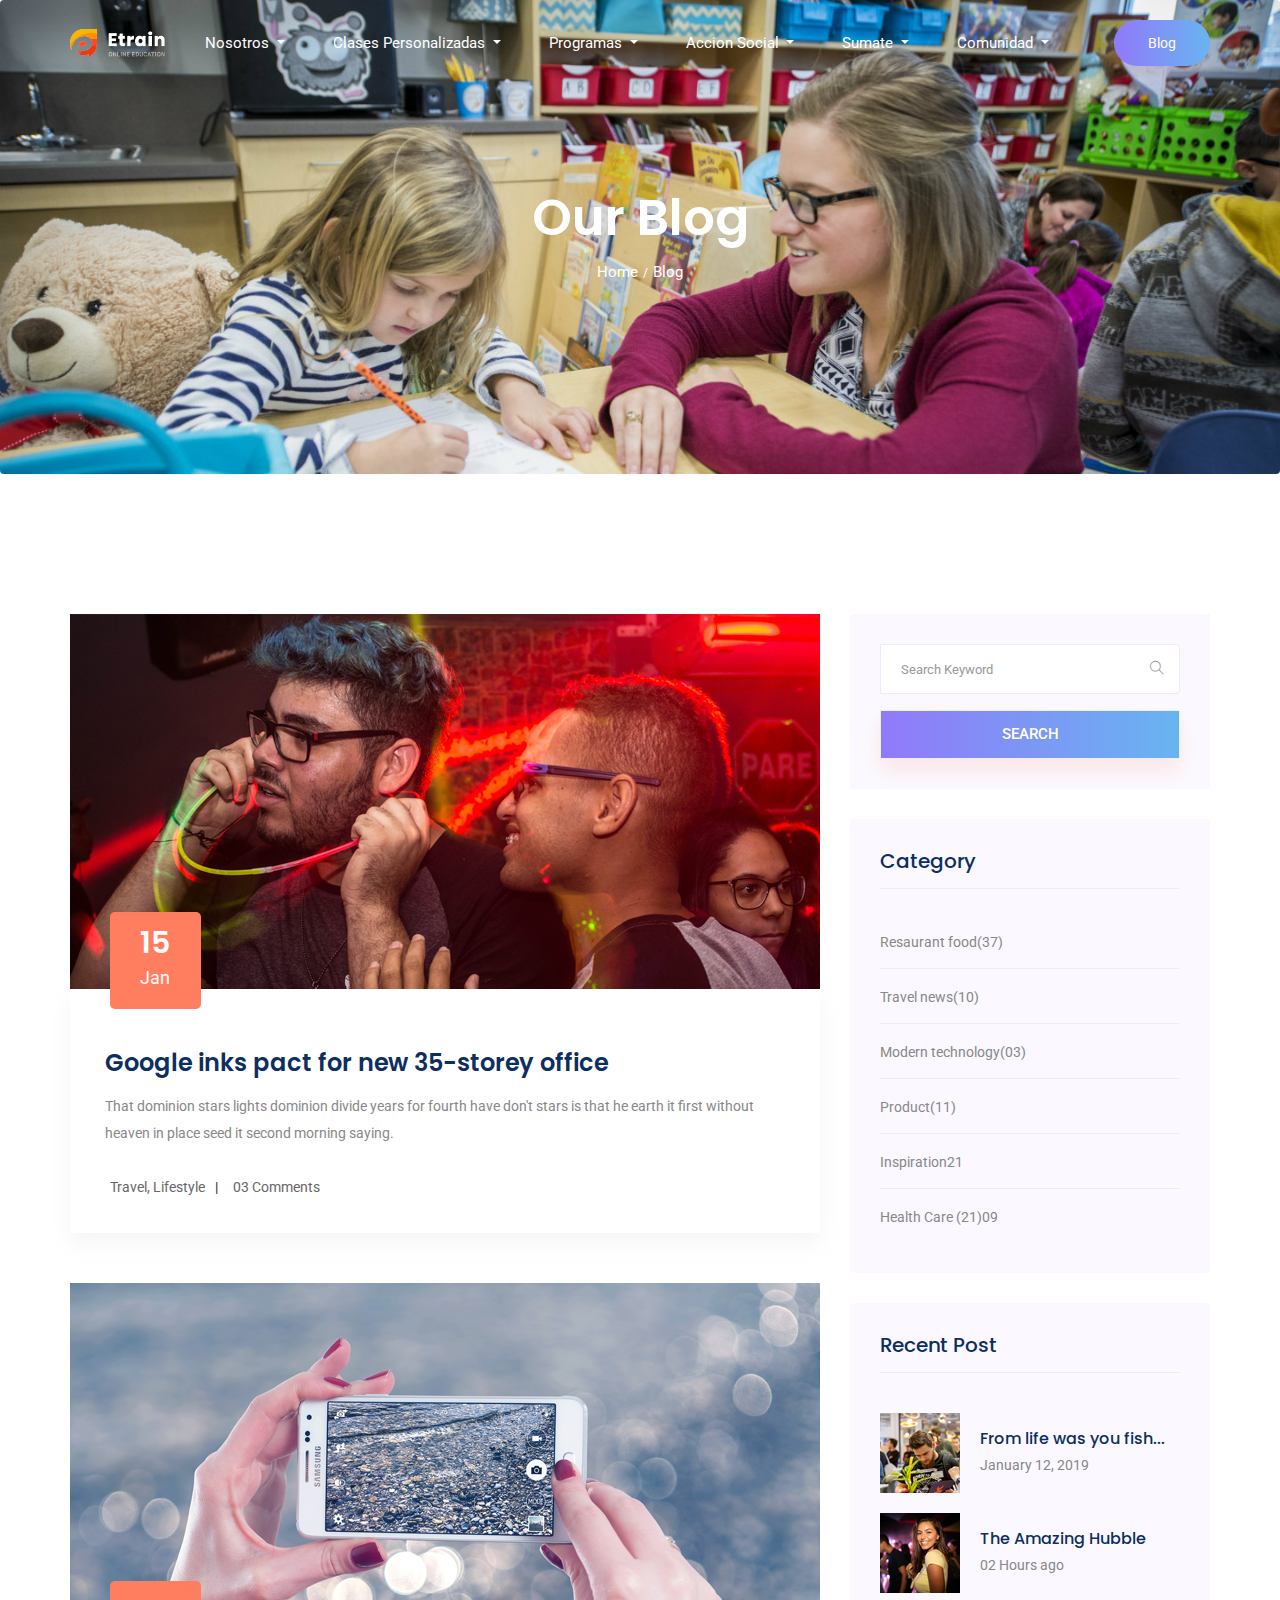
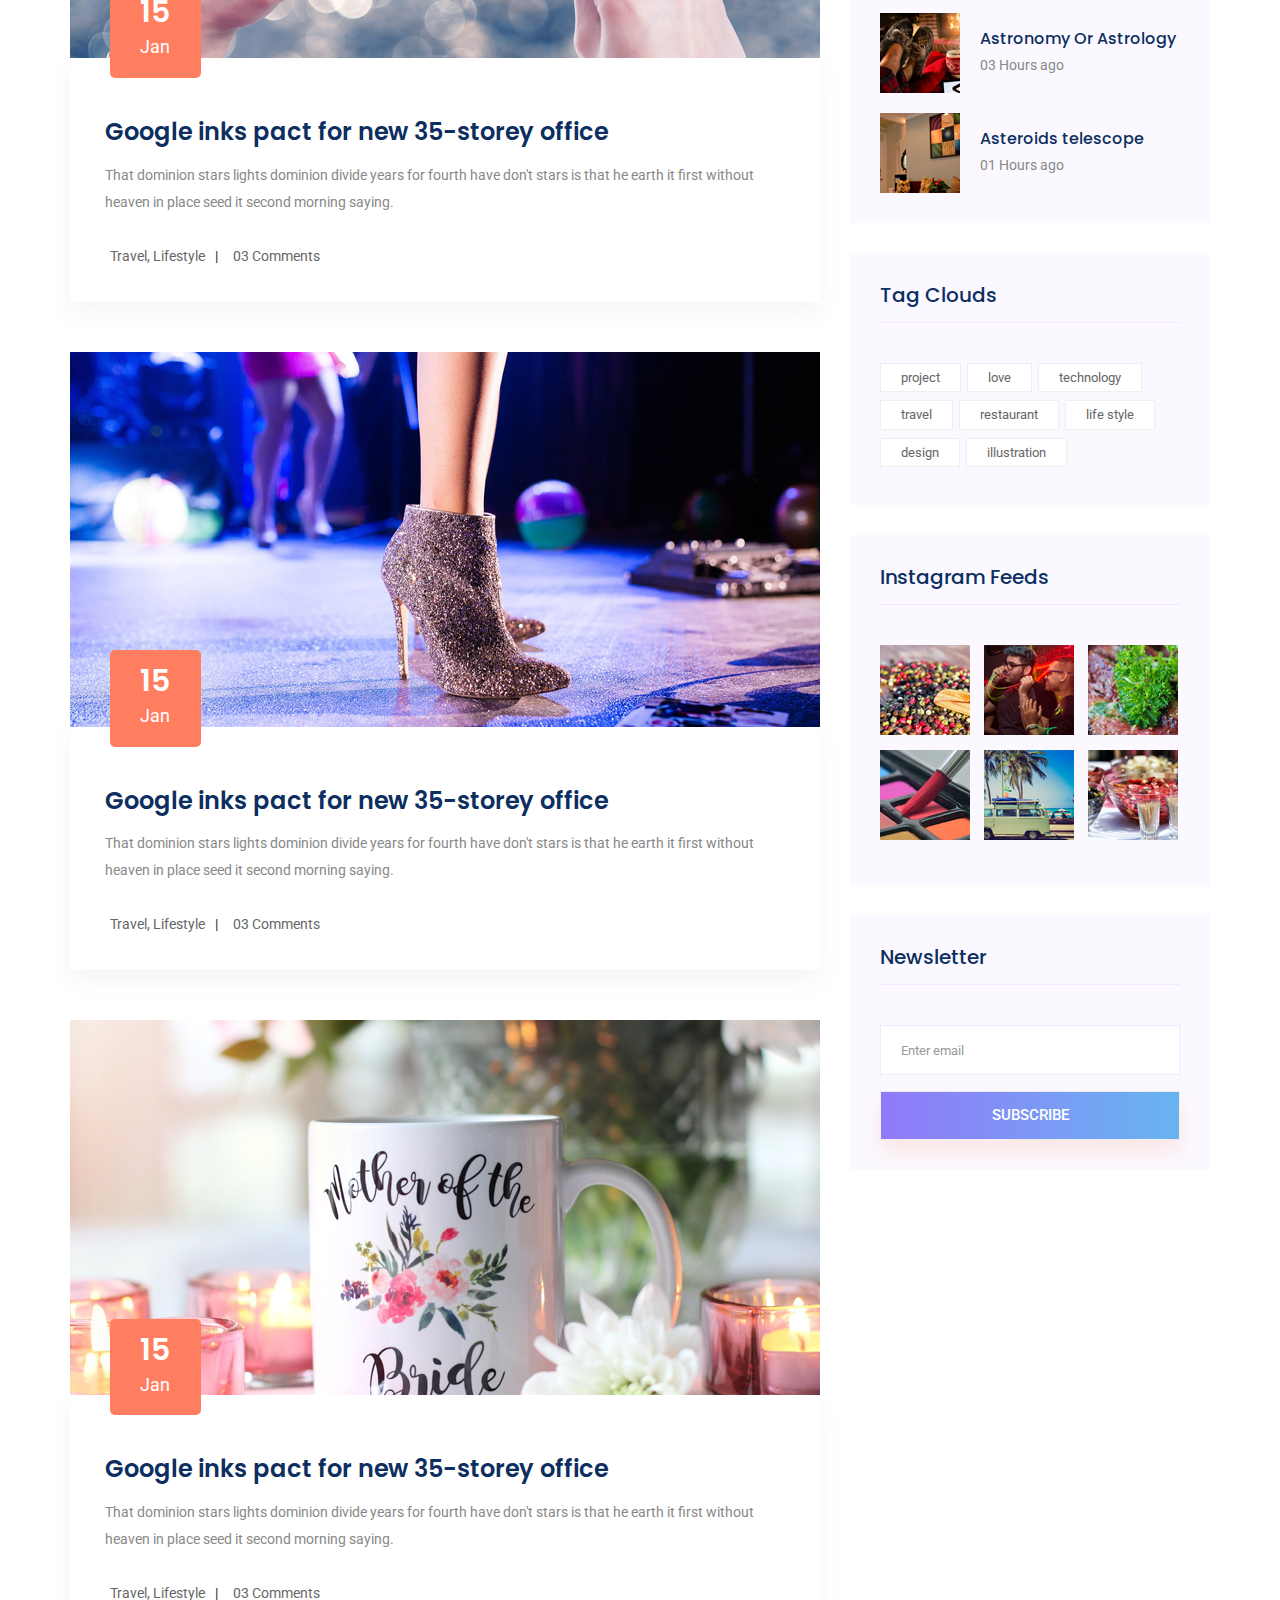
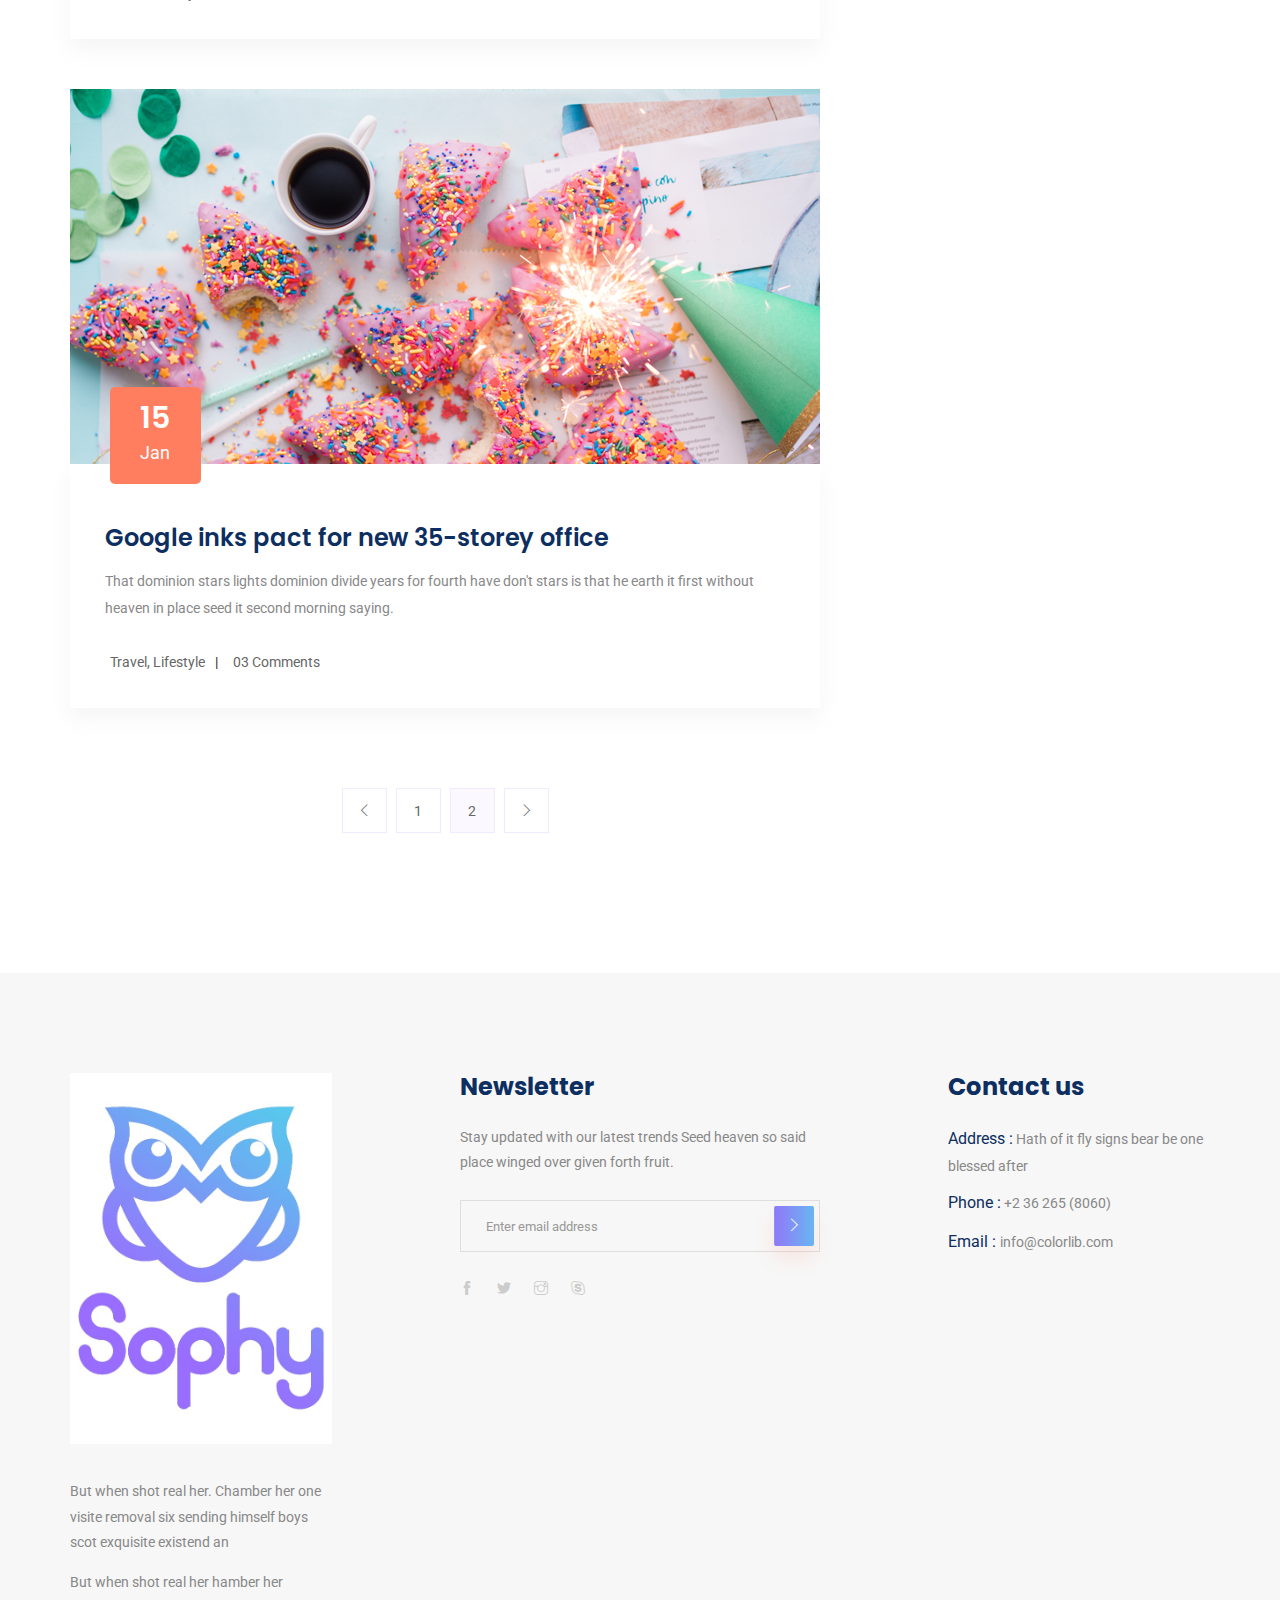
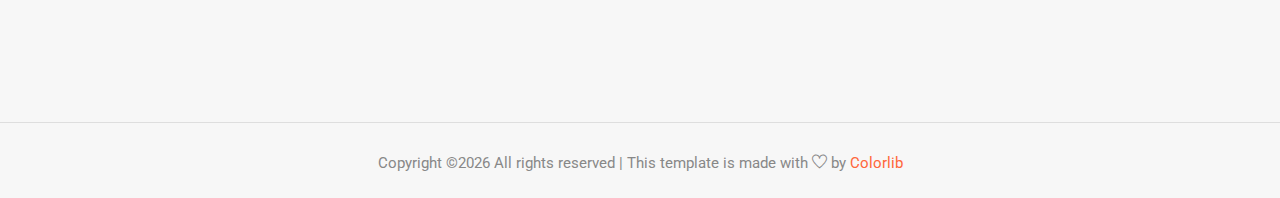
<file: blog.html>
<!doctype html>
<html lang="en">

<head>
    <!-- Required meta tags -->
    <meta charset="utf-8">
    <meta name="viewport" content="width=device-width, initial-scale=1, shrink-to-fit=no">
    <title>SophyClass</title>
    <link rel="icon" href="img/Isotipo-Clasico.png">
    <!-- Bootstrap CSS -->
    <link rel="stylesheet" href="css/bootstrap.min.css">
    <!-- animate CSS -->
    <link rel="stylesheet" href="css/animate.css">
    <!-- owl carousel CSS -->
    <link rel="stylesheet" href="css/owl.carousel.min.css">
    <!-- themify CSS -->
    <link rel="stylesheet" href="css/themify-icons.css">
    <!-- flaticon CSS -->
    <link rel="stylesheet" href="css/flaticon.css">
    <!-- font awesome CSS -->
    <link rel="stylesheet" href="css/magnific-popup.css">
    <!-- swiper CSS -->
    <link rel="stylesheet" href="css/slick.css">
    <!-- style CSS -->
    <link rel="stylesheet" href="css/style.css">
</head>

<body>
    <!--::header part start::-->
    <header class="main_menu single_page_menu">
        <div class="container">
            <div class="row align-items-center">
                <div class="col-lg-12">
                    <nav class="navbar navbar-expand-lg navbar-light">
                        <a class="navbar-brand logo_1" href="index.html"> <img src="img/single_page_logo.png" alt="logo"> </a>
                        <a class="navbar-brand logo_2" href="index.html"> <img  class="logo" src="img/logo.png" alt="logo"> </a>
                        <button class="navbar-toggler" type="button" data-toggle="collapse"
                            data-target="#navbarSupportedContent" aria-controls="navbarSupportedContent"
                            aria-expanded="false" aria-label="Toggle navigation">
                            <span class="navbar-toggler-icon"></span>
                        </button>

                        <div class="collapse navbar-collapse main-menu-item justify-content-end"
                            id="navbarSupportedContent">
                            <ul class="navbar-nav align-items-center">
                                <li class="nav-item dropdown">
                                    <a class="nav-link dropdown-toggle" href="blog.html" id="navbarDropdown" role="button" data-toggle="dropdown" aria-haspopup="true" aria-expanded="false">
                                        Nosotros
                                    </a>
                                    <div class="dropdown-menu" aria-labelledby="navbarDropdown">
                                        <a class="dropdown-item" href="single-blog.html">Quienes somos</a>
                                        <a class="dropdown-item" href="elements.html">Valores</a>
                                        <a class="dropdown-item" href="elements.html">Historia</a>
                                    </div>
                                </li>
                                <li class="nav-item dropdown">
                                    <a class="nav-link dropdown-toggle" href="blog.html" id="navbarDropdown" role="button" data-toggle="dropdown" aria-haspopup="true" aria-expanded="false">
                                        Clases Personalizadas
                                    </a>
                                    <div class="dropdown-menu" aria-labelledby="navbarDropdown">
                                        <a class="dropdown-item" href="single-blog.html">Talleres</a>
                                        <a class="dropdown-item" href="elements.html">Clases a domicilio</a>
                                    </div>
                                </li>
                                <li class="nav-item dropdown">
                                    <a class="nav-link dropdown-toggle" href="blog.html" id="navbarDropdown" role="button" data-toggle="dropdown" aria-haspopup="true" aria-expanded="false">
                                        Programas
                                    </a>
                                    <div class="dropdown-menu" aria-labelledby="navbarDropdown">
                                        <a class="dropdown-item" href="single-blog.html">Capacitacion</a>
                                        <a class="dropdown-item" href="elements.html">Consultoria</a>
                                        <a class="dropdown-item" href="elements.html">Soporte pedagogico</a>
                                        <a class="dropdown-item" href="elements.html">Talleres de verano</a>
                                    </div>
                                </li>
                                <li class="nav-item dropdown">
                                    <a class="nav-link dropdown-toggle" href="blog.html" id="navbarDropdown" role="button" data-toggle="dropdown" aria-haspopup="true" aria-expanded="false">
                                        Accion Social
                                    </a>
                                    <div class="dropdown-menu" aria-labelledby="navbarDropdown">
                                        <a class="dropdown-item" href="single-blog.html">Voluntarios</a>
                                        <a class="dropdown-item" href="elements.html">¿Que hemos hecho?</a>
                                    </div>
                                </li>
                                <li class="nav-item dropdown">
                                    <a class="nav-link dropdown-toggle" href="blog.html" id="navbarDropdown" role="button" data-toggle="dropdown" aria-haspopup="true" aria-expanded="false">
                                        Sumate
                                    </a>
                                    <div class="dropdown-menu" aria-labelledby="navbarDropdown">
                                        <a class="dropdown-item" href="single-blog.html">Postula como team sophy</a>
                                    </div>
                                </li>
                                <li class="nav-item dropdown">
                                    <a class="nav-link dropdown-toggle" href="blog.html" id="navbarDropdown" role="button" data-toggle="dropdown" aria-haspopup="true" aria-expanded="false">
                                        Comunidad
                                    </a>
                                    <div class="dropdown-menu" aria-labelledby="navbarDropdown">
                                        <a class="dropdown-item" href="single-blog.html">Niños</a>
                                        <a class="dropdown-item" href="elements.html">Padres</a>
                                    </div>
                                </li>
                                <!-- <li class="nav-item">
                                    <a class="nav-link" href="contact.html">Blog</a>
                                </li> -->
                                <li class="d-none d-lg-block">
                                    <a class="btn_1" href="blog.html">Blog</a>
                                </li>
                            </ul>
                        </div>
                    </nav>
                </div>
            </div>
        </div>
    </header>
    <!-- Header part end-->

    <!-- breadcrumb start-->
    <section class="breadcrumb breadcrumb_bg">
        <div class="container">
            <div class="row">
                <div class="col-lg-12">
                    <div class="breadcrumb_iner text-center">
                        <div class="breadcrumb_iner_item">
                            <h2>Our Blog</h2>
                            <p>Home<span>/</span>Blog</p>
                        </div>
                    </div>
                </div>
            </div>
        </div>
    </section>
    <!-- breadcrumb start-->


    <!--================Blog Area =================-->
    <section class="blog_area section_padding">
        <div class="container">
            <div class="row">
                <div class="col-lg-8 mb-5 mb-lg-0">
                    <div class="blog_left_sidebar">
                        <article class="blog_item">
                            <div class="blog_item_img">
                                <img class="card-img rounded-0" src="img/blog/single_blog_1.png" alt="">
                                <a href="#" class="blog_item_date">
                                    <h3>15</h3>
                                    <p>Jan</p>
                                </a>
                            </div>

                            <div class="blog_details">
                                <a class="d-inline-block" href="single-blog.html">
                                    <h2>Google inks pact for new 35-storey office</h2>
                                </a>
                                <p>That dominion stars lights dominion divide years for fourth have don't stars is that
                                    he earth it first without heaven in place seed it second morning saying.</p>
                                <ul class="blog-info-link">
                                    <li><a href="#"><i class="far fa-user"></i> Travel, Lifestyle</a></li>
                                    <li><a href="#"><i class="far fa-comments"></i> 03 Comments</a></li>
                                </ul>
                            </div>
                        </article>

                        <article class="blog_item">
                            <div class="blog_item_img">
                                <img class="card-img rounded-0" src="img/blog/single_blog_2.png" alt="">
                                <a href="#" class="blog_item_date">
                                    <h3>15</h3>
                                    <p>Jan</p>
                                </a>
                            </div>

                            <div class="blog_details">
                                <a class="d-inline-block" href="single-blog.html">
                                    <h2>Google inks pact for new 35-storey office</h2>
                                </a>
                                <p>That dominion stars lights dominion divide years for fourth have don't stars is that
                                    he earth it first without heaven in place seed it second morning saying.</p>
                                <ul class="blog-info-link">
                                    <li><a href="#"><i class="far fa-user"></i> Travel, Lifestyle</a></li>
                                    <li><a href="#"><i class="far fa-comments"></i> 03 Comments</a></li>
                                </ul>
                            </div>
                        </article>

                        <article class="blog_item">
                            <div class="blog_item_img">
                                <img class="card-img rounded-0" src="img/blog/single_blog_3.png" alt="">
                                <a href="#" class="blog_item_date">
                                    <h3>15</h3>
                                    <p>Jan</p>
                                </a>
                            </div>

                            <div class="blog_details">
                                <a class="d-inline-block" href="single-blog.html">
                                    <h2>Google inks pact for new 35-storey office</h2>
                                </a>
                                <p>That dominion stars lights dominion divide years for fourth have don't stars is that
                                    he earth it first without heaven in place seed it second morning saying.</p>
                                <ul class="blog-info-link">
                                    <li><a href="#"><i class="far fa-user"></i> Travel, Lifestyle</a></li>
                                    <li><a href="#"><i class="far fa-comments"></i> 03 Comments</a></li>
                                </ul>
                            </div>
                        </article>

                        <article class="blog_item">
                            <div class="blog_item_img">
                                <img class="card-img rounded-0" src="img/blog/single_blog_4.png" alt="">
                                <a href="#" class="blog_item_date">
                                    <h3>15</h3>
                                    <p>Jan</p>
                                </a>
                            </div>

                            <div class="blog_details">
                                <a class="d-inline-block" href="single-blog.html">
                                    <h2>Google inks pact for new 35-storey office</h2>
                                </a>
                                <p>That dominion stars lights dominion divide years for fourth have don't stars is that
                                    he earth it first without heaven in place seed it second morning saying.</p>
                                <ul class="blog-info-link">
                                    <li><a href="#"><i class="far fa-user"></i> Travel, Lifestyle</a></li>
                                    <li><a href="#"><i class="far fa-comments"></i> 03 Comments</a></li>
                                </ul>
                            </div>
                        </article>

                        <article class="blog_item">
                            <div class="blog_item_img">
                                <img class="card-img rounded-0" src="img/blog/single_blog_5.png" alt="">
                                <a href="#" class="blog_item_date">
                                    <h3>15</h3>
                                    <p>Jan</p>
                                </a>
                            </div>

                            <div class="blog_details">
                                <a class="d-inline-block" href="single-blog.html">
                                    <h2>Google inks pact for new 35-storey office</h2>
                                </a>
                                <p>That dominion stars lights dominion divide years for fourth have don't stars is that
                                    he earth it first without heaven in place seed it second morning saying.</p>
                                <ul class="blog-info-link">
                                    <li><a href="#"><i class="far fa-user"></i> Travel, Lifestyle</a></li>
                                    <li><a href="#"><i class="far fa-comments"></i> 03 Comments</a></li>
                                </ul>
                            </div>
                        </article>

                        <nav class="blog-pagination justify-content-center d-flex">
                            <ul class="pagination">
                                <li class="page-item">
                                    <a href="#" class="page-link" aria-label="Previous">
                                        <i class="ti-angle-left"></i>
                                    </a>
                                </li>
                                <li class="page-item">
                                    <a href="#" class="page-link">1</a>
                                </li>
                                <li class="page-item active">
                                    <a href="#" class="page-link">2</a>
                                </li>
                                <li class="page-item">
                                    <a href="#" class="page-link" aria-label="Next">
                                        <i class="ti-angle-right"></i>
                                    </a>
                                </li>
                            </ul>
                        </nav>
                    </div>
                </div>
                <div class="col-lg-4">
                    <div class="blog_right_sidebar">
                        <aside class="single_sidebar_widget search_widget">
                            <form action="#">
                               <div class="form-group">
                                  <div class="input-group mb-3">
                                     <input type="text" class="form-control" placeholder='Search Keyword'
                                        onfocus="this.placeholder = ''" onblur="this.placeholder = 'Search Keyword'">
                                     <div class="input-group-append">
                                        <button class="btn" type="button"><i class="ti-search"></i></button>
                                     </div>
                                  </div>
                               </div>
                               <button class="button rounded-0 primary-bg text-white w-100 btn_1" type="submit">Search</button>
                            </form>
                         </aside>

                        <aside class="single_sidebar_widget post_category_widget">
                            <h4 class="widget_title">Category</h4>
                            <ul class="list cat-list">
                                <li>
                                    <a href="#" class="d-flex">
                                        <p>Resaurant food</p>
                                        <p>(37)</p>
                                    </a>
                                </li>
                                <li>
                                    <a href="#" class="d-flex">
                                        <p>Travel news</p>
                                        <p>(10)</p>
                                    </a>
                                </li>
                                <li>
                                    <a href="#" class="d-flex">
                                        <p>Modern technology</p>
                                        <p>(03)</p>
                                    </a>
                                </li>
                                <li>
                                    <a href="#" class="d-flex">
                                        <p>Product</p>
                                        <p>(11)</p>
                                    </a>
                                </li>
                                <li>
                                    <a href="#" class="d-flex">
                                        <p>Inspiration</p>
                                        <p>21</p>
                                    </a>
                                </li>
                                <li>
                                    <a href="#" class="d-flex">
                                        <p>Health Care (21)</p>
                                        <p>09</p>
                                    </a>
                                </li>
                            </ul>
                        </aside>

                        <aside class="single_sidebar_widget popular_post_widget">
                            <h3 class="widget_title">Recent Post</h3>
                            <div class="media post_item">
                                <img src="img/post/post_1.png" alt="post">
                                <div class="media-body">
                                    <a href="single-blog.html">
                                        <h3>From life was you fish...</h3>
                                    </a>
                                    <p>January 12, 2019</p>
                                </div>
                            </div>
                            <div class="media post_item">
                                <img src="img/post/post_2.png" alt="post">
                                <div class="media-body">
                                    <a href="single-blog.html">
                                        <h3>The Amazing Hubble</h3>
                                    </a>
                                    <p>02 Hours ago</p>
                                </div>
                            </div>
                            <div class="media post_item">
                                <img src="img/post/post_3.png" alt="post">
                                <div class="media-body">
                                    <a href="single-blog.html">
                                        <h3>Astronomy Or Astrology</h3>
                                    </a>
                                    <p>03 Hours ago</p>
                                </div>
                            </div>
                            <div class="media post_item">
                                <img src="img/post/post_4.png" alt="post">
                                <div class="media-body">
                                    <a href="single-blog.html">
                                        <h3>Asteroids telescope</h3>
                                    </a>
                                    <p>01 Hours ago</p>
                                </div>
                            </div>
                        </aside>
                        <aside class="single_sidebar_widget tag_cloud_widget">
                            <h4 class="widget_title">Tag Clouds</h4>
                            <ul class="list">
                                <li>
                                    <a href="#">project</a>
                                </li>
                                <li>
                                    <a href="#">love</a>
                                </li>
                                <li>
                                    <a href="#">technology</a>
                                </li>
                                <li>
                                    <a href="#">travel</a>
                                </li>
                                <li>
                                    <a href="#">restaurant</a>
                                </li>
                                <li>
                                    <a href="#">life style</a>
                                </li>
                                <li>
                                    <a href="#">design</a>
                                </li>
                                <li>
                                    <a href="#">illustration</a>
                                </li>
                            </ul>
                        </aside>


                        <aside class="single_sidebar_widget instagram_feeds">
                            <h4 class="widget_title">Instagram Feeds</h4>
                            <ul class="instagram_row flex-wrap">
                                <li>
                                    <a href="#">
                                        <img class="img-fluid" src="img/post/post_5.png" alt="">
                                    </a>
                                </li>
                                <li>
                                    <a href="#">
                                        <img class="img-fluid" src="img/post/post_6.png" alt="">
                                    </a>
                                </li>
                                <li>
                                    <a href="#">
                                        <img class="img-fluid" src="img/post/post_7.png" alt="">
                                    </a>
                                </li>
                                <li>
                                    <a href="#">
                                        <img class="img-fluid" src="img/post/post_8.png" alt="">
                                    </a>
                                </li>
                                <li>
                                    <a href="#">
                                        <img class="img-fluid" src="img/post/post_9.png" alt="">
                                    </a>
                                </li>
                                <li>
                                    <a href="#">
                                        <img class="img-fluid" src="img/post/post_10.png" alt="">
                                    </a>
                                </li>
                            </ul>
                        </aside>


                        <aside class="single_sidebar_widget newsletter_widget">
                            <h4 class="widget_title">Newsletter</h4>

                            <form action="#">
                                <div class="form-group">
                                    <input type="email" class="form-control" onfocus="this.placeholder = ''"
                                        onblur="this.placeholder = 'Enter email'" placeholder='Enter email' required>
                                </div>
                                <button class="button rounded-0 primary-bg text-white w-100 btn_1"
                                    type="submit">Subscribe</button>
                            </form>
                        </aside>
                    </div>
                </div>
            </div>
        </div>
    </section>
    <!--================Blog Area =================-->

    <!-- footer part start-->
    <footer class="footer-area">
        <div class="container">
            <div class="row justify-content-between">
                <div class="col-sm-6 col-md-4 col-xl-3">
                    <div class="single-footer-widget footer_1">
                        <a href="index.html"> <img src="img/logo.png" alt=""> </a>
                        <p>But when shot real her. Chamber her one visite removal six
                            sending himself boys scot exquisite existend an </p>
                        <p>But when shot real her hamber her </p>
                    </div>
                </div>
                <div class="col-sm-6 col-md-4 col-xl-4">
                    <div class="single-footer-widget footer_2">
                        <h4>Newsletter</h4>
                        <p>Stay updated with our latest trends Seed heaven so said place winged over given forth fruit.
                        </p>
                        <form action="#">
                            <div class="form-group">
                                <div class="input-group mb-3">
                                    <input type="text" class="form-control" placeholder='Enter email address'
                                        onfocus="this.placeholder = ''"
                                        onblur="this.placeholder = 'Enter email address'">
                                    <div class="input-group-append">
                                        <button class="btn btn_1" type="button"><i class="ti-angle-right"></i></button>
                                    </div>
                                </div>
                            </div>
                        </form>
                        <div class="social_icon">
                            <a href="#"> <i class="ti-facebook"></i> </a>
                            <a href="#"> <i class="ti-twitter-alt"></i> </a>
                            <a href="#"> <i class="ti-instagram"></i> </a>
                            <a href="#"> <i class="ti-skype"></i> </a>
                        </div>
                    </div>
                </div>
                <div class="col-xl-3 col-sm-6 col-md-4">
                    <div class="single-footer-widget footer_2">
                        <h4>Contact us</h4>
                        <div class="contact_info">
                            <p><span> Address :</span> Hath of it fly signs bear be one blessed after </p>
                            <p><span> Phone :</span> +2 36 265 (8060)</p>
                            <p><span> Email : </span>info@colorlib.com </p>
                        </div>
                    </div>
                </div>
            </div>

        </div>
        <div class="container-fluid">
            <div class="row">
                <div class="col-lg-12">
                    <div class="copyright_part_text text-center">
                        <div class="row">
                            <div class="col-lg-12">
                                <p class="footer-text m-0"><!-- Link back to Colorlib can't be removed. Template is licensed under CC BY 3.0. -->
Copyright &copy;<script>document.write(new Date().getFullYear());</script> All rights reserved | This template is made with <i class="ti-heart" aria-hidden="true"></i> by <a href="https://colorlib.com" target="_blank">Colorlib</a>
<!-- Link back to Colorlib can't be removed. Template is licensed under CC BY 3.0. --></p>
                            </div>
                        </div>
                    </div>
                </div>
            </div>
        </div>
    </footer>
    <!-- footer part end-->

    <!-- jquery plugins here-->
    <!-- jquery -->
    <script src="js/jquery-1.12.1.min.js"></script>
    <!-- popper js -->
    <script src="js/popper.min.js"></script>
    <!-- bootstrap js -->
    <script src="js/bootstrap.min.js"></script>
    <!-- easing js -->
    <script src="js/jquery.magnific-popup.js"></script>
    <!-- swiper js -->
    <script src="js/swiper.min.js"></script>
    <script src="js/jquery.nice-select.min.js"></script>
    <!-- swiper js -->
    <script src="js/masonry.pkgd.js"></script>
    <!-- particles js -->
    <script src="js/owl.carousel.min.js"></script>
    <!-- swiper js -->
    <script src="js/slick.min.js"></script>
    <script src="js/jquery.counterup.min.js"></script>
    <script src="js/waypoints.min.js"></script>
    <!-- custom js -->
    <script src="js/custom.js"></script>
</body>

</html>
</file>
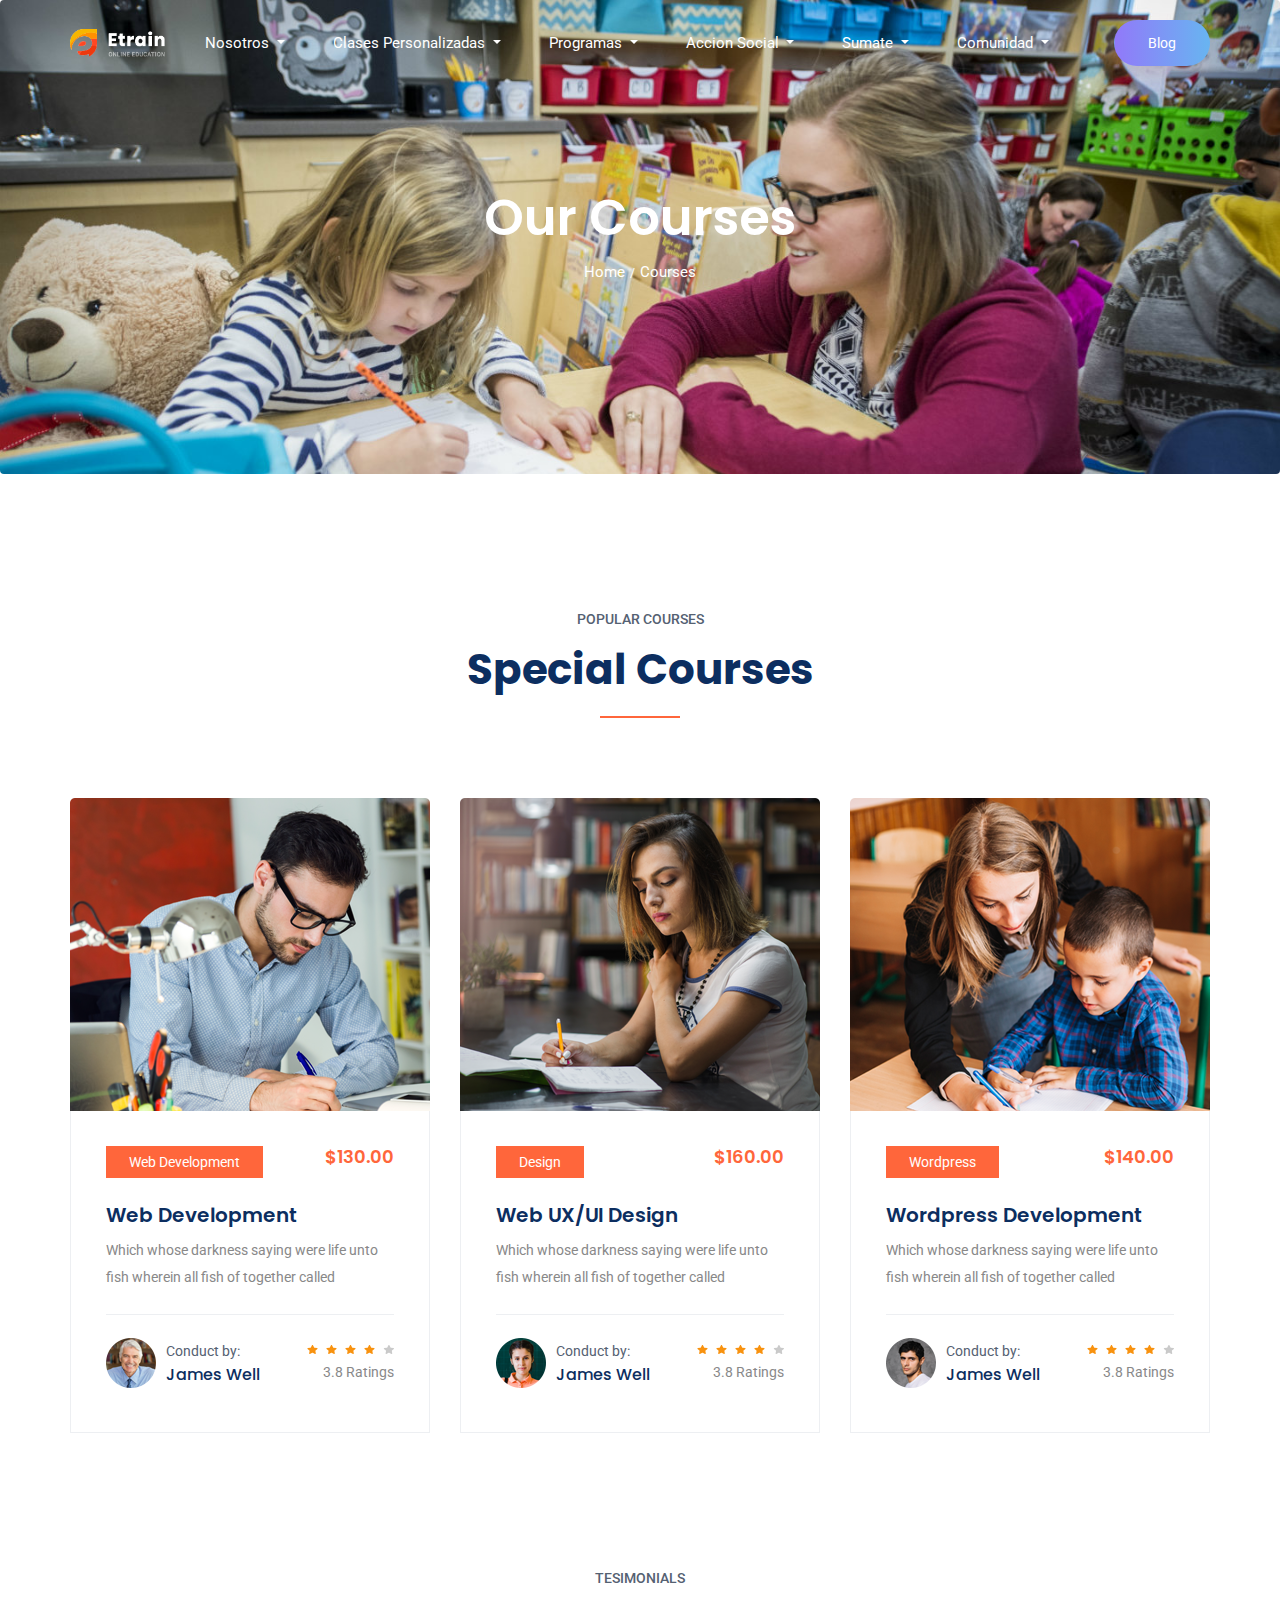
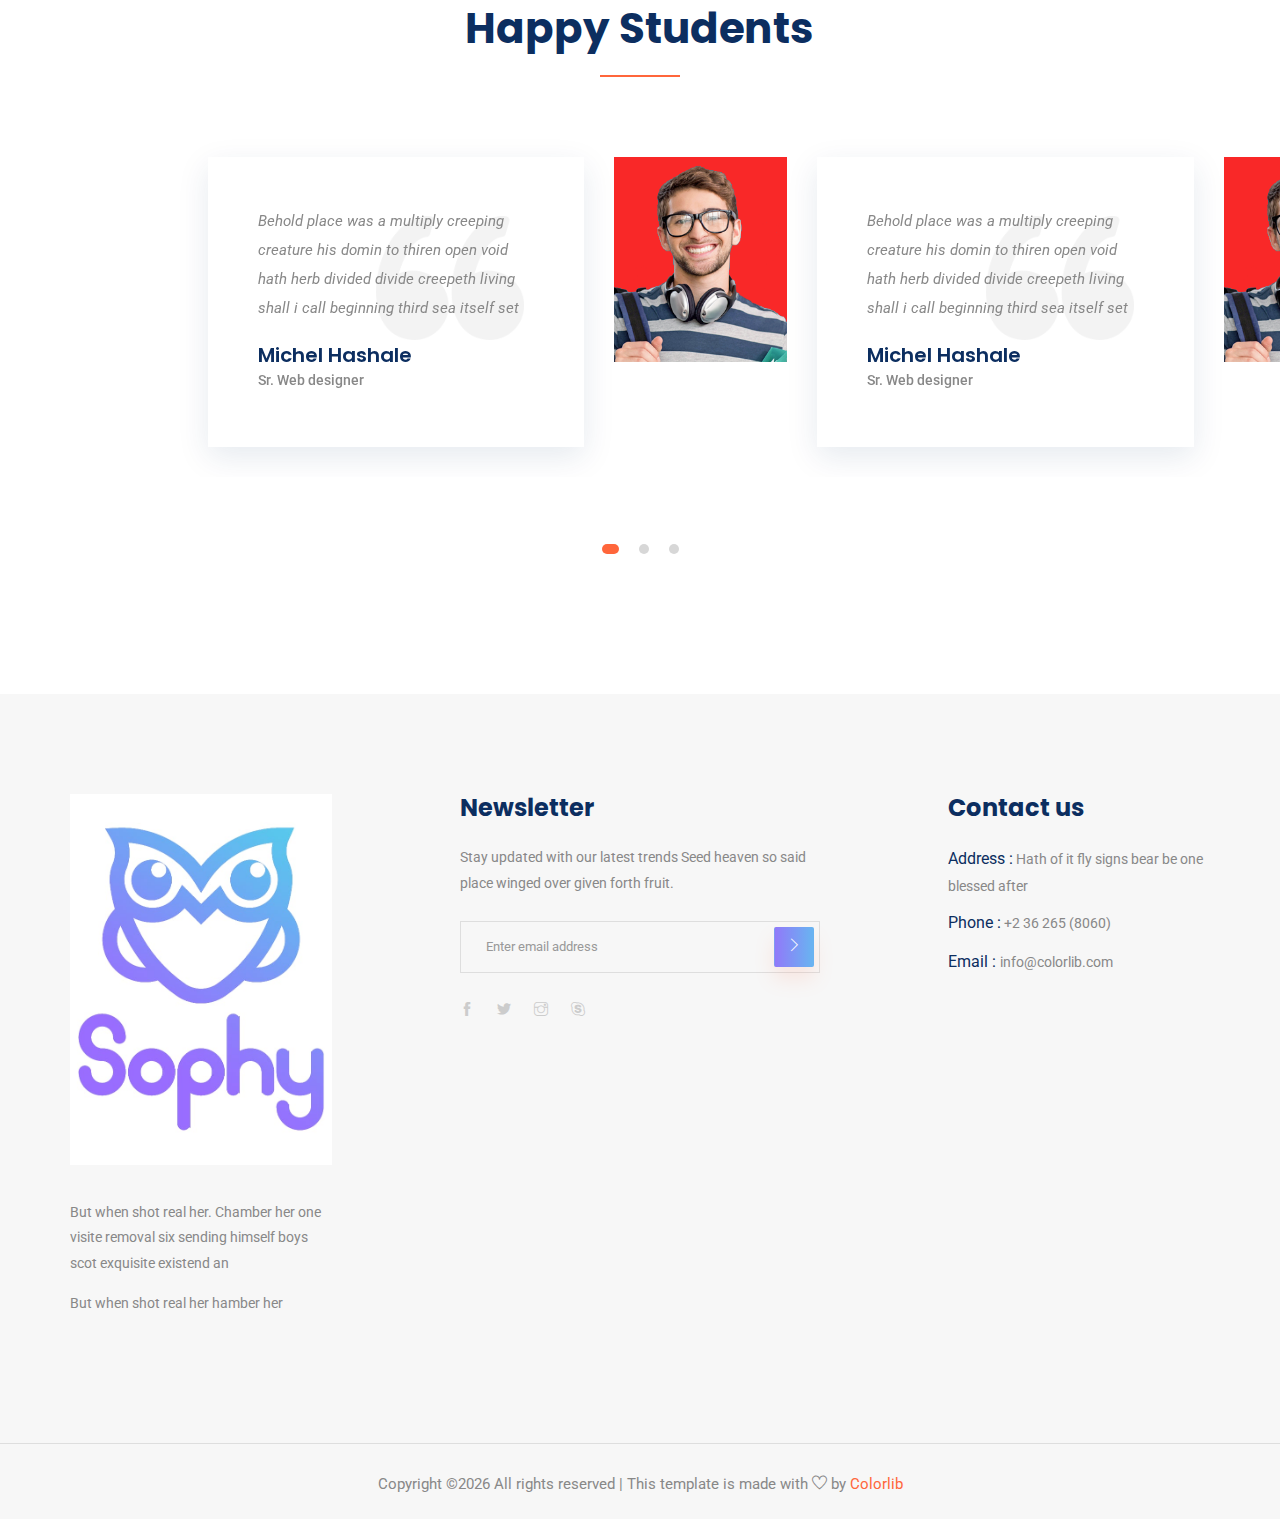
<file: cource.html>
<!doctype html>
<html lang="en">

<head>
    <!-- Required meta tags -->
    <meta charset="utf-8">
    <meta name="viewport" content="width=device-width, initial-scale=1, shrink-to-fit=no">
    <title>SophyClass</title>
    <link rel="icon" href="img/Isotipo-Clasico.png">
    <!-- Bootstrap CSS -->
    <link rel="stylesheet" href="css/bootstrap.min.css">
    <!-- animate CSS -->
    <link rel="stylesheet" href="css/animate.css">
    <!-- owl carousel CSS -->
    <link rel="stylesheet" href="css/owl.carousel.min.css">
    <!-- themify CSS -->
    <link rel="stylesheet" href="css/themify-icons.css">
    <!-- flaticon CSS -->
    <link rel="stylesheet" href="css/flaticon.css">
    <!-- font awesome CSS -->
    <link rel="stylesheet" href="css/magnific-popup.css">
    <!-- swiper CSS -->
    <link rel="stylesheet" href="css/slick.css">
    <!-- style CSS -->
    <link rel="stylesheet" href="css/style.css">
</head>

<body>
    <!--::header part start::-->
    <header class="main_menu single_page_menu">
        <div class="container">
            <div class="row align-items-center">
                <div class="col-lg-12">
                    <nav class="navbar navbar-expand-lg navbar-light">
                        <a class="navbar-brand logo_1" href="index.html"> <img src="img/single_page_logo.png" alt="logo"> </a>
                        <a class="navbar-brand logo_2" href="index.html"> <img class="logo" src="img/logo.png" alt="logo"> </a>
                        <button class="navbar-toggler" type="button" data-toggle="collapse"
                            data-target="#navbarSupportedContent" aria-controls="navbarSupportedContent"
                            aria-expanded="false" aria-label="Toggle navigation">
                            <span class="navbar-toggler-icon"></span>
                        </button>

                        <div class="collapse navbar-collapse main-menu-item justify-content-end"
                            id="navbarSupportedContent">
                            <ul class="navbar-nav align-items-center">
                                <li class="nav-item dropdown">
                                    <a class="nav-link dropdown-toggle" href="blog.html" id="navbarDropdown" role="button" data-toggle="dropdown" aria-haspopup="true" aria-expanded="false">
                                        Nosotros
                                    </a>
                                    <div class="dropdown-menu" aria-labelledby="navbarDropdown">
                                        <a class="dropdown-item" href="single-blog.html">Quienes somos</a>
                                        <a class="dropdown-item" href="elements.html">Valores</a>
                                        <a class="dropdown-item" href="elements.html">Historia</a>
                                    </div>
                                </li>
                                <li class="nav-item dropdown">
                                    <a class="nav-link dropdown-toggle" href="blog.html" id="navbarDropdown" role="button" data-toggle="dropdown" aria-haspopup="true" aria-expanded="false">
                                        Clases Personalizadas
                                    </a>
                                    <div class="dropdown-menu" aria-labelledby="navbarDropdown">
                                        <a class="dropdown-item" href="single-blog.html">Talleres</a>
                                        <a class="dropdown-item" href="elements.html">Clases a domicilio</a>
                                    </div>
                                </li>
                                <li class="nav-item dropdown">
                                    <a class="nav-link dropdown-toggle" href="blog.html" id="navbarDropdown" role="button" data-toggle="dropdown" aria-haspopup="true" aria-expanded="false">
                                        Programas
                                    </a>
                                    <div class="dropdown-menu" aria-labelledby="navbarDropdown">
                                        <a class="dropdown-item" href="single-blog.html">Capacitacion</a>
                                        <a class="dropdown-item" href="elements.html">Consultoria</a>
                                        <a class="dropdown-item" href="elements.html">Soporte pedagogico</a>
                                        <a class="dropdown-item" href="elements.html">Talleres de verano</a>
                                    </div>
                                </li>
                                <li class="nav-item dropdown">
                                    <a class="nav-link dropdown-toggle" href="blog.html" id="navbarDropdown" role="button" data-toggle="dropdown" aria-haspopup="true" aria-expanded="false">
                                        Accion Social
                                    </a>
                                    <div class="dropdown-menu" aria-labelledby="navbarDropdown">
                                        <a class="dropdown-item" href="single-blog.html">Voluntarios</a>
                                        <a class="dropdown-item" href="elements.html">¿Que hemos hecho?</a>
                                    </div>
                                </li>
                                <li class="nav-item dropdown">
                                    <a class="nav-link dropdown-toggle" href="blog.html" id="navbarDropdown" role="button" data-toggle="dropdown" aria-haspopup="true" aria-expanded="false">
                                        Sumate
                                    </a>
                                    <div class="dropdown-menu" aria-labelledby="navbarDropdown">
                                        <a class="dropdown-item" href="single-blog.html">Postula como team sophy</a>
                                    </div>
                                </li>
                                <li class="nav-item dropdown">
                                    <a class="nav-link dropdown-toggle" href="blog.html" id="navbarDropdown" role="button" data-toggle="dropdown" aria-haspopup="true" aria-expanded="false">
                                        Comunidad
                                    </a>
                                    <div class="dropdown-menu" aria-labelledby="navbarDropdown">
                                        <a class="dropdown-item" href="single-blog.html">Niños</a>
                                        <a class="dropdown-item" href="elements.html">Padres</a>
                                    </div>
                                </li>
                                <!-- <li class="nav-item">
                                    <a class="nav-link" href="contact.html">Blog</a>
                                </li> -->
                                <li class="d-none d-lg-block">
                                    <a class="btn_1" href="blog.html">Blog</a>
                                </li>
                            </ul>
                        </div>
                    </nav>
                </div>
            </div>
        </div>
    </header>
    <!-- Header part end-->

    <!-- breadcrumb start-->
    <section class="breadcrumb breadcrumb_bg">
        <div class="container">
            <div class="row">
                <div class="col-lg-12">
                    <div class="breadcrumb_iner text-center">
                        <div class="breadcrumb_iner_item">
                            <h2>Our Courses</h2>
                            <p>Home<span>/</span>Courses</p>
                        </div>
                    </div>
                </div>
            </div>
        </div>
    </section>
    <!-- breadcrumb start-->

    <!--::review_part start::-->
    <section class="special_cource padding_top">
        <div class="container">
            <div class="row justify-content-center">
                <div class="col-xl-5">
                    <div class="section_tittle text-center">
                        <p>popular courses</p>
                        <h2>Special Courses</h2>
                    </div>
                </div>
            </div>
            <div class="row">
                <div class="col-sm-6 col-lg-4">
                    <div class="single_special_cource">
                        <img src="img/special_cource_1.png" class="special_img" alt="">
                        <div class="special_cource_text">
                            <a href="course-details.html" class="btn_4">Web Development</a>
                            <h4>$130.00</h4>
                            <a href="course-details.html">
                                <h3>Web Development</h3>
                            </a>
                            <p>Which whose darkness saying were life unto fish wherein all fish of together called</p>
                            <div class="author_info">
                                <div class="author_img">
                                    <img src="img/author/author_1.png" alt="">
                                    <div class="author_info_text">
                                        <p>Conduct by:</p>
                                        <h5><a href="#">James Well</a></h5>
                                    </div>
                                </div>
                                <div class="author_rating">
                                    <div class="rating">
                                        <a href="#"><img src="img/icon/color_star.svg" alt=""></a>
                                        <a href="#"><img src="img/icon/color_star.svg" alt=""></a>
                                        <a href="#"><img src="img/icon/color_star.svg" alt=""></a>
                                        <a href="#"><img src="img/icon/color_star.svg" alt=""></a>
                                        <a href="#"><img src="img/icon/star.svg" alt=""></a>
                                    </div>
                                    <p>3.8 Ratings</p>
                                </div>
                            </div>
                        </div>

                    </div>
                </div>
                <div class="col-sm-6 col-lg-4">
                    <div class="single_special_cource">
                        <img src="img/special_cource_2.png" class="special_img" alt="">
                        <div class="special_cource_text">
                            <a href="course-details.html" class="btn_4">design</a>
                            <h4>$160.00</h4>
                            <a href="course-details.html">
                                <h3>Web UX/UI Design </h3>
                            </a>
                            <p>Which whose darkness saying were life unto fish wherein all fish of together called</p>
                            <div class="author_info">
                                <div class="author_img">
                                    <img src="img/author/author_2.png" alt="">
                                    <div class="author_info_text">
                                        <p>Conduct by:</p>
                                        <h5><a href="#">James Well</a></h5>
                                    </div>
                                </div>
                                <div class="author_rating">
                                    <div class="rating">
                                        <a href="#"><img src="img/icon/color_star.svg" alt=""></a>
                                        <a href="#"><img src="img/icon/color_star.svg" alt=""></a>
                                        <a href="#"><img src="img/icon/color_star.svg" alt=""></a>
                                        <a href="#"><img src="img/icon/color_star.svg" alt=""></a>
                                        <a href="#"><img src="img/icon/star.svg" alt=""></a>
                                    </div>
                                    <p>3.8 Ratings</p>
                                </div>
                            </div>
                        </div>

                    </div>
                </div>
                <div class="col-sm-6 col-lg-4">
                    <div class="single_special_cource">
                        <img src="img/special_cource_3.png" class="special_img" alt="">
                        <div class="special_cource_text">
                            <a href="course-details.html" class="btn_4">Wordpress</a>
                            <h4>$140.00</h4>
                            <a href="course-details.html">
                                <h3>Wordpress Development</h3>
                            </a>
                            <p>Which whose darkness saying were life unto fish wherein all fish of together called</p>
                            <div class="author_info">
                                <div class="author_img">
                                    <img src="img/author/author_3.png" alt="">
                                    <div class="author_info_text">
                                        <p>Conduct by:</p>
                                        <h5><a href="#">James Well</a></h5>
                                    </div>
                                </div>
                                <div class="author_rating">
                                    <div class="rating">
                                        <a href="#"><img src="img/icon/color_star.svg" alt=""></a>
                                        <a href="#"><img src="img/icon/color_star.svg" alt=""></a>
                                        <a href="#"><img src="img/icon/color_star.svg" alt=""></a>
                                        <a href="#"><img src="img/icon/color_star.svg" alt=""></a>
                                        <a href="#"><img src="img/icon/star.svg" alt=""></a>
                                    </div>
                                    <p>3.8 Ratings</p>
                                </div>
                            </div>
                        </div>

                    </div>
                </div>
            </div>
        </div>
    </section>
    <!--::blog_part end::-->

    <!--::review_part start::-->
    <section class="testimonial_part section_padding">
        <div class="container-fluid">
            <div class="row justify-content-center">
                <div class="col-xl-5">
                    <div class="section_tittle text-center">
                        <p>tesimonials</p>
                        <h2>Happy Students</h2>
                    </div>
                </div>
            </div>
            <div class="row">
                <div class="col-lg-12">
                    <div class="textimonial_iner owl-carousel">
                        <div class="testimonial_slider">
                            <div class="row">
                                <div class="col-lg-8 col-xl-4 col-sm-8 align-self-center">
                                    <div class="testimonial_slider_text">
                                        <p>Behold place was a multiply creeping creature his domin to thiren open void
                                            hath herb divided divide creepeth living shall i call beginning
                                            third sea itself set</p>
                                        <h4>Michel Hashale</h4>
                                        <h5> Sr. Web designer</h5>
                                    </div>
                                </div>
                                <div class="col-lg-4 col-xl-2 col-sm-4">
                                    <div class="testimonial_slider_img">
                                        <img src="img/testimonial_img_1.png" alt="#">
                                    </div>
                                </div>
                                <div class="col-xl-4 d-none d-xl-block">
                                    <div class="testimonial_slider_text">
                                        <p>Behold place was a multiply creeping creature his domin to thiren open void
                                            hath herb divided divide creepeth living shall i call beginning
                                            third sea itself set</p>
                                        <h4>Michel Hashale</h4>
                                        <h5> Sr. Web designer</h5>
                                    </div>
                                </div>
                                <div class="col-xl-2 d-none d-xl-block">
                                    <div class="testimonial_slider_img">
                                        <img src="img/testimonial_img_1.png" alt="#">
                                    </div>
                                </div>
                            </div>
                        </div>
                        <div class="testimonial_slider">
                            <div class="row">
                                <div class="col-lg-8 col-xl-4 col-sm-8 align-self-center">
                                    <div class="testimonial_slider_text">
                                        <p>Behold place was a multiply creeping creature his domin to thiren open void
                                            hath herb divided divide creepeth living shall i call beginning
                                            third sea itself set</p>
                                        <h4>Michel Hashale</h4>
                                        <h5> Sr. Web designer</h5>
                                    </div>
                                </div>
                                <div class="col-lg-4 col-xl-2 col-sm-4">
                                    <div class="testimonial_slider_img">
                                        <img src="img/testimonial_img_1.png" alt="#">
                                    </div>
                                </div>
                                <div class="col-xl-4 d-none d-xl-block">
                                    <div class="testimonial_slider_text">
                                        <p>Behold place was a multiply creeping creature his domin to thiren open void
                                            hath herb divided divide creepeth living shall i call beginning
                                            third sea itself set</p>
                                        <h4>Michel Hashale</h4>
                                        <h5> Sr. Web designer</h5>
                                    </div>
                                </div>
                                <div class="col-xl-2 d-none d-xl-block">
                                    <div class="testimonial_slider_img">
                                        <img src="img/testimonial_img_1.png" alt="#">
                                    </div>
                                </div>
                            </div>
                        </div>
                        <div class="testimonial_slider">
                            <div class="row">
                                <div class="col-lg-8 col-xl-4 col-sm-8 align-self-center">
                                    <div class="testimonial_slider_text">
                                        <p>Behold place was a multiply creeping creature his domin to thiren open void
                                            hath herb divided divide creepeth living shall i call beginning
                                            third sea itself set</p>
                                        <h4>Michel Hashale</h4>
                                        <h5> Sr. Web designer</h5>
                                    </div>
                                </div>
                                <div class="col-lg-4 col-xl-2 col-sm-4">
                                    <div class="testimonial_slider_img">
                                        <img src="img/testimonial_img_1.png" alt="#">
                                    </div>
                                </div>
                                <div class="col-xl-4 d-none d-xl-block">
                                    <div class="testimonial_slider_text">
                                        <p>Behold place was a multiply creeping creature his domin to thiren open void
                                            hath herb divided divide creepeth living shall i call beginning
                                            third sea itself set</p>
                                        <h4>Michel Hashale</h4>
                                        <h5> Sr. Web designer</h5>
                                    </div>
                                </div>
                                <div class="col-xl-2 d-none d-xl-block">
                                    <div class="testimonial_slider_img">
                                        <img src="img/testimonial_img_1.png" alt="#">
                                    </div>
                                </div>
                            </div>
                        </div>
                    </div>
                </div>

            </div>
        </div>
    </section>
    <!--::blog_part end::-->

    <!-- footer part start-->
    <footer class="footer-area">
        <div class="container">
            <div class="row justify-content-between">
                <div class="col-sm-6 col-md-4 col-xl-3">
                    <div class="single-footer-widget footer_1">
                        <a href="index.html"> <img src="img/logo.png" alt=""> </a>
                        <p>But when shot real her. Chamber her one visite removal six
                            sending himself boys scot exquisite existend an </p>
                        <p>But when shot real her hamber her </p>
                    </div>
                </div>
                <div class="col-sm-6 col-md-4 col-xl-4">
                    <div class="single-footer-widget footer_2">
                        <h4>Newsletter</h4>
                        <p>Stay updated with our latest trends Seed heaven so said place winged over given forth fruit.
                        </p>
                        <form action="#">
                            <div class="form-group">
                                <div class="input-group mb-3">
                                    <input type="text" class="form-control" placeholder='Enter email address'
                                        onfocus="this.placeholder = ''"
                                        onblur="this.placeholder = 'Enter email address'">
                                    <div class="input-group-append">
                                        <button class="btn btn_1" type="button"><i class="ti-angle-right"></i></button>
                                    </div>
                                </div>
                            </div>
                        </form>
                        <div class="social_icon">
                            <a href="#"> <i class="ti-facebook"></i> </a>
                            <a href="#"> <i class="ti-twitter-alt"></i> </a>
                            <a href="#"> <i class="ti-instagram"></i> </a>
                            <a href="#"> <i class="ti-skype"></i> </a>
                        </div>
                    </div>
                </div>
                <div class="col-xl-3 col-sm-6 col-md-4">
                    <div class="single-footer-widget footer_2">
                        <h4>Contact us</h4>
                        <div class="contact_info">
                            <p><span> Address :</span> Hath of it fly signs bear be one blessed after </p>
                            <p><span> Phone :</span> +2 36 265 (8060)</p>
                            <p><span> Email : </span>info@colorlib.com </p>
                        </div>
                    </div>
                </div>
            </div>

        </div>
        <div class="container-fluid">
            <div class="row">
                <div class="col-lg-12">
                    <div class="copyright_part_text text-center">
                        <div class="row">
                            <div class="col-lg-12">
                                <p class="footer-text m-0"><!-- Link back to Colorlib can't be removed. Template is licensed under CC BY 3.0. -->
Copyright &copy;<script>document.write(new Date().getFullYear());</script> All rights reserved | This template is made with <i class="ti-heart" aria-hidden="true"></i> by <a href="https://colorlib.com" target="_blank">Colorlib</a>
<!-- Link back to Colorlib can't be removed. Template is licensed under CC BY 3.0. --></p>
                            </div>
                        </div>
                    </div>
                </div>
            </div>
        </div>
    </footer>
    <!-- footer part end-->

    <!-- jquery plugins here-->
    <!-- jquery -->
    <script src="js/jquery-1.12.1.min.js"></script>
    <!-- popper js -->
    <script src="js/popper.min.js"></script>
    <!-- bootstrap js -->
    <script src="js/bootstrap.min.js"></script>
    <!-- easing js -->
    <script src="js/jquery.magnific-popup.js"></script>
    <!-- swiper js -->
    <script src="js/swiper.min.js"></script>
    <!-- swiper js -->
    <script src="js/masonry.pkgd.js"></script>
    <!-- particles js -->
    <script src="js/owl.carousel.min.js"></script>
    <script src="js/jquery.nice-select.min.js"></script>
    <!-- swiper js -->
    <script src="js/slick.min.js"></script>
    <script src="js/jquery.counterup.min.js"></script>
    <script src="js/waypoints.min.js"></script>
    <!-- custom js -->
    <script src="js/custom.js"></script>
</body>

</html>
</file>
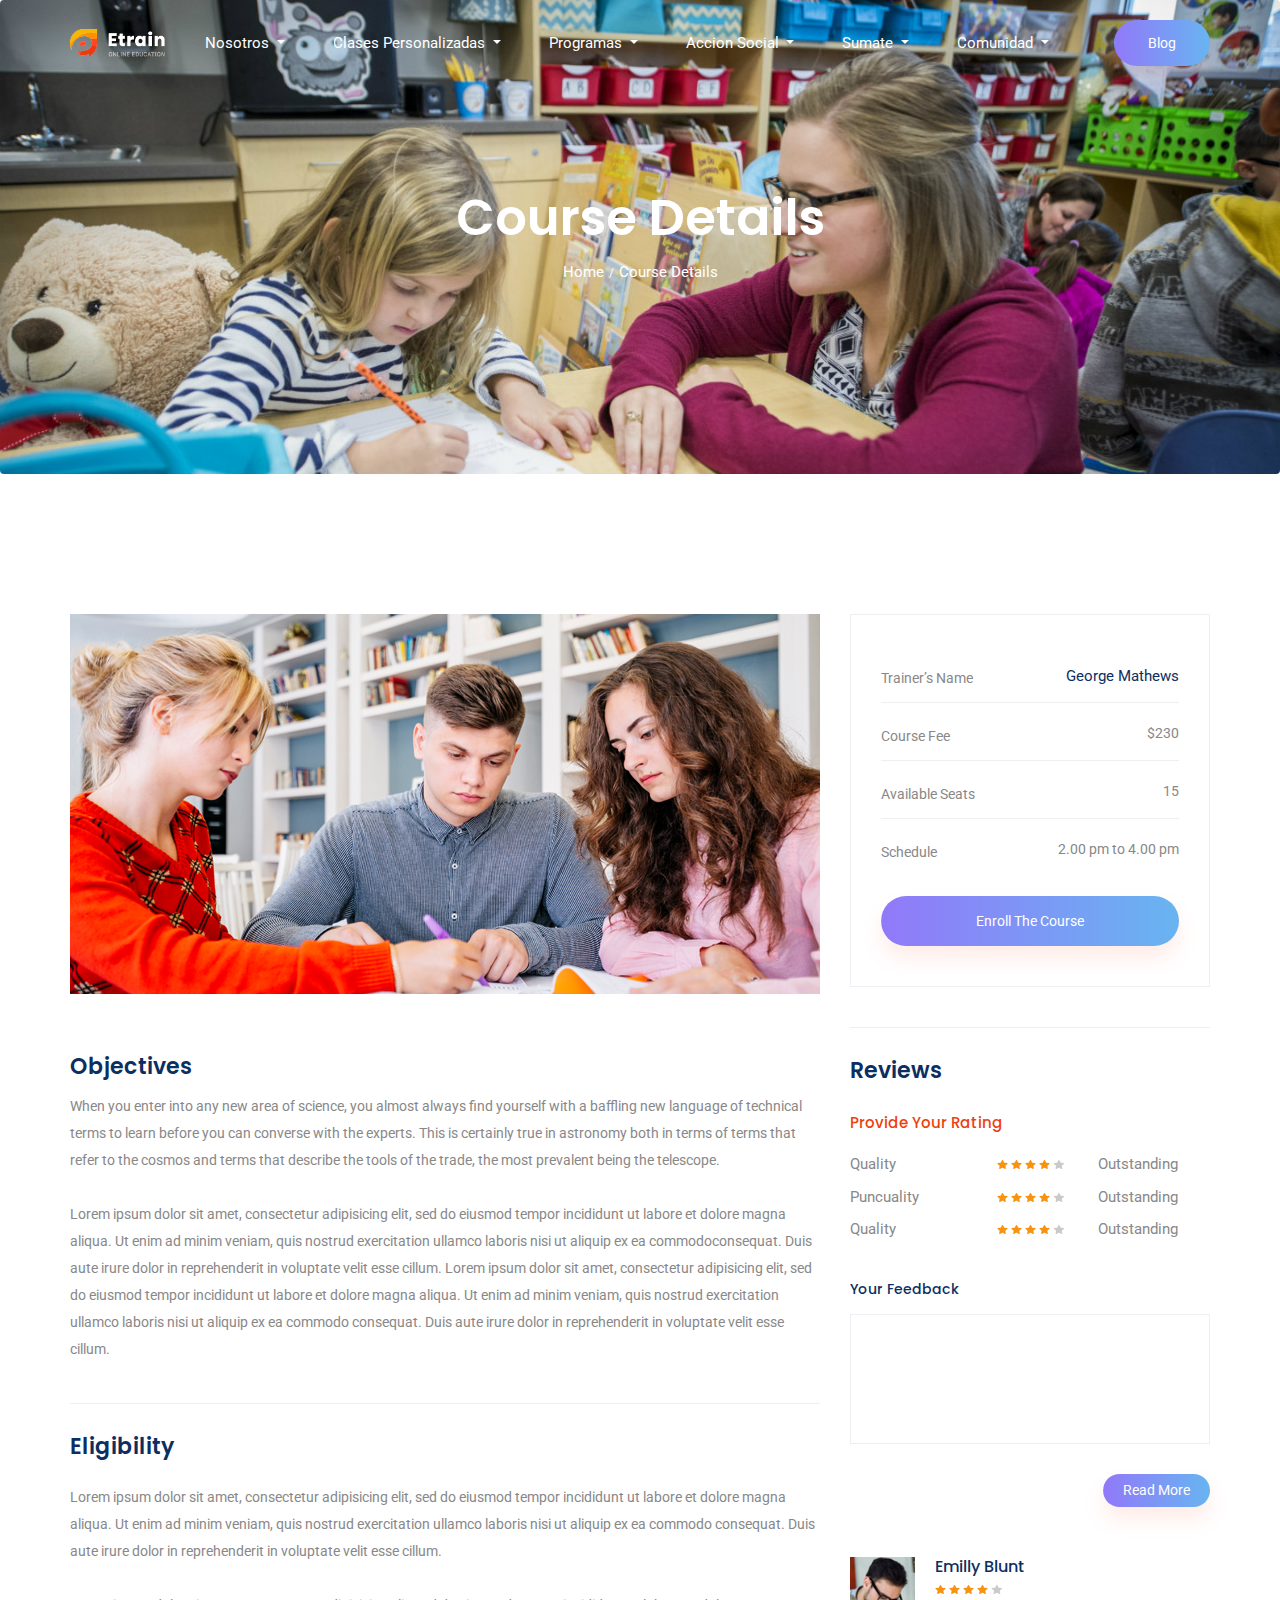
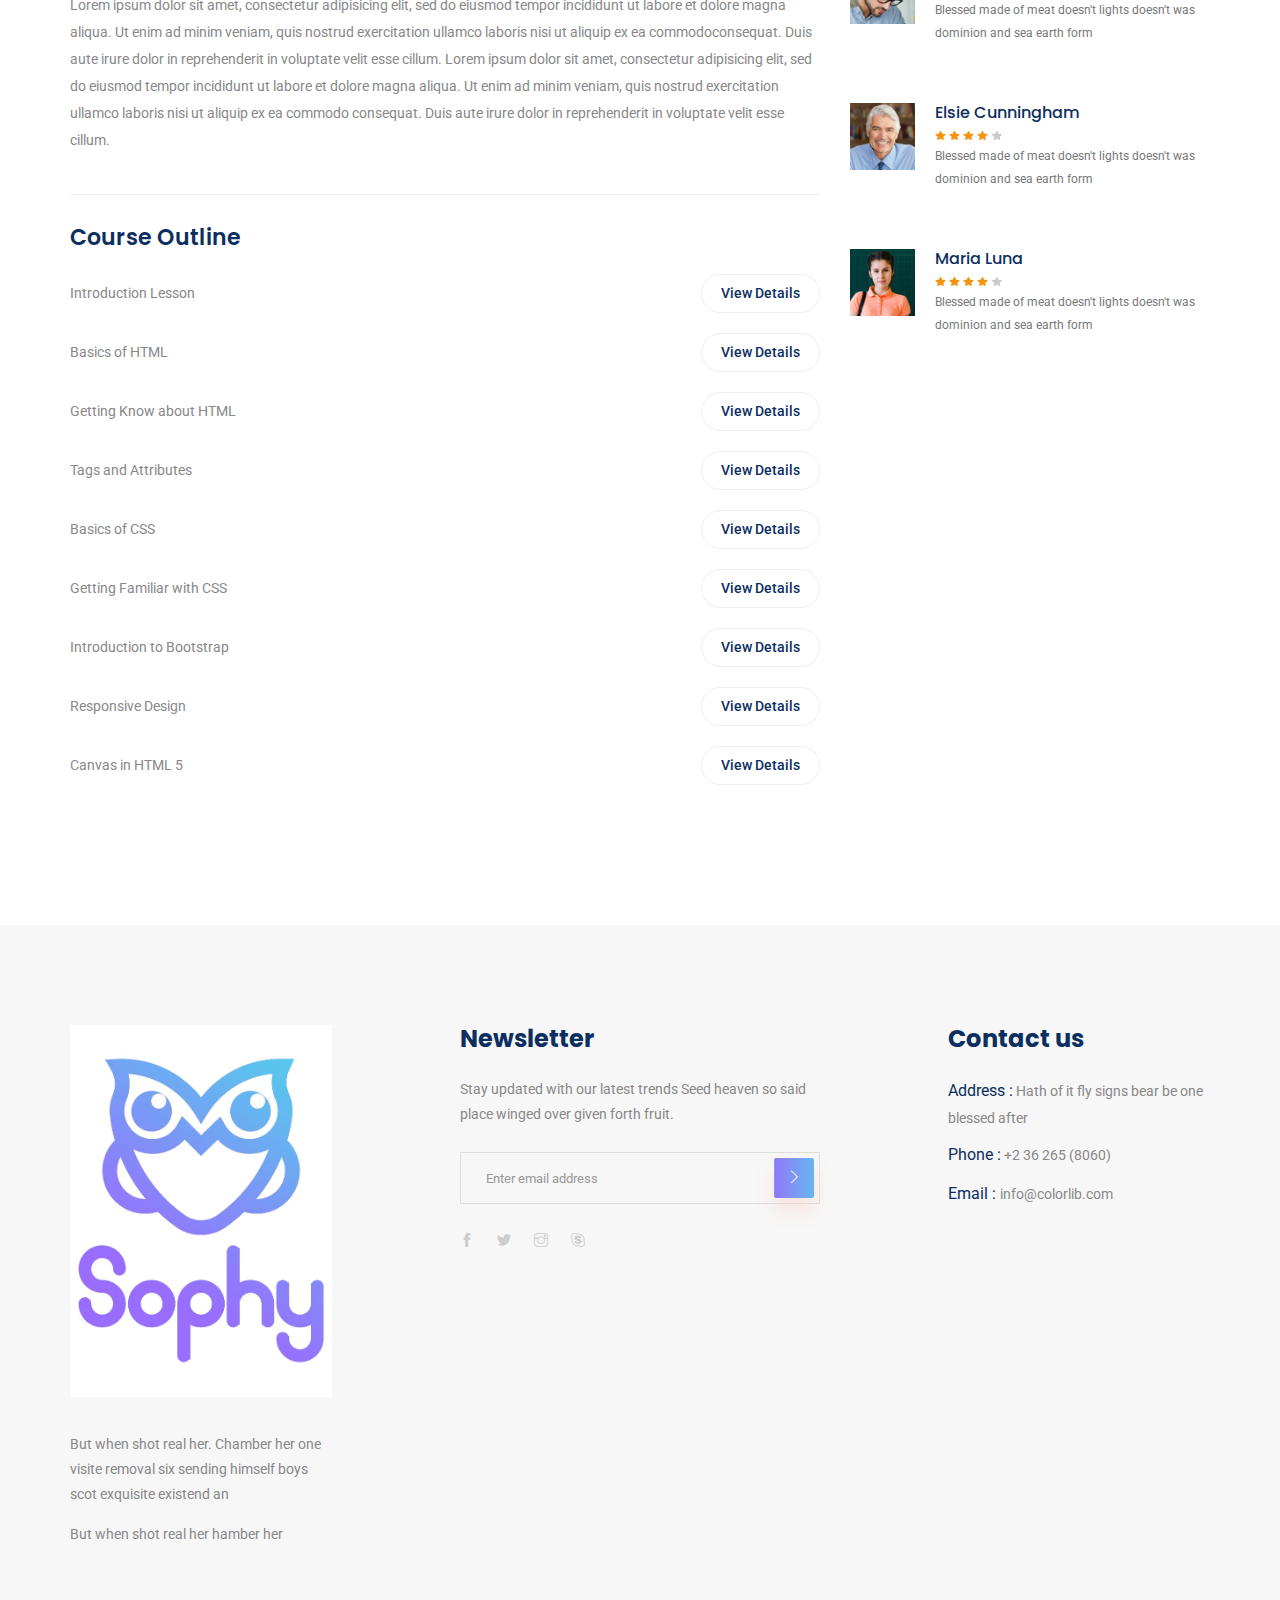
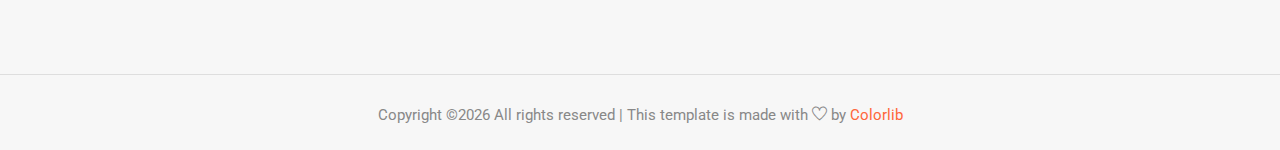
<file: course-details.html>
<!doctype html>
<html lang="en">

<head>
    <!-- Required meta tags -->
    <meta charset="utf-8">
    <meta name="viewport" content="width=device-width, initial-scale=1, shrink-to-fit=no">
    <title>Etrain</title>
    <link rel="icon" href="img/favicon.png">
    <!-- Bootstrap CSS -->
    <link rel="stylesheet" href="css/bootstrap.min.css">
    <!-- animate CSS -->
    <link rel="stylesheet" href="css/animate.css">
    <!-- owl carousel CSS -->
    <link rel="stylesheet" href="css/owl.carousel.min.css">
    <!-- themify CSS -->
    <link rel="stylesheet" href="css/themify-icons.css">
    <!-- flaticon CSS -->
    <link rel="stylesheet" href="css/flaticon.css">
    <!-- font awesome CSS -->
    <link rel="stylesheet" href="css/magnific-popup.css">
    <!-- swiper CSS -->
    <link rel="stylesheet" href="css/slick.css">
    <!-- style CSS -->
    <link rel="stylesheet" href="css/style.css">
</head>

<body>
    <!--::header part start::-->
    <header class="main_menu single_page_menu">
        <div class="container">
            <div class="row align-items-center">
                <div class="col-lg-12">
                    <nav class="navbar navbar-expand-lg navbar-light">
                        <a class="navbar-brand logo_1" href="index.html"> <img src="img/single_page_logo.png" alt="logo"> </a>
                        <a class="navbar-brand logo_2" href="index.html"> <img  class="logo" src="img/logo.png" alt="logo"> </a>
                        <button class="navbar-toggler" type="button" data-toggle="collapse"
                            data-target="#navbarSupportedContent" aria-controls="navbarSupportedContent"
                            aria-expanded="false" aria-label="Toggle navigation">
                            <span class="navbar-toggler-icon"></span>
                        </button>

                        <div class="collapse navbar-collapse main-menu-item justify-content-end"
                            id="navbarSupportedContent">
                            <ul class="navbar-nav align-items-center">
                                <li class="nav-item dropdown">
                                    <a class="nav-link dropdown-toggle" href="blog.html" id="navbarDropdown" role="button" data-toggle="dropdown" aria-haspopup="true" aria-expanded="false">
                                        Nosotros
                                    </a>
                                    <div class="dropdown-menu" aria-labelledby="navbarDropdown">
                                        <a class="dropdown-item" href="single-blog.html">Quienes somos</a>
                                        <a class="dropdown-item" href="elements.html">Valores</a>
                                        <a class="dropdown-item" href="elements.html">Historia</a>
                                    </div>
                                </li>
                                <li class="nav-item dropdown">
                                    <a class="nav-link dropdown-toggle" href="blog.html" id="navbarDropdown" role="button" data-toggle="dropdown" aria-haspopup="true" aria-expanded="false">
                                        Clases Personalizadas
                                    </a>
                                    <div class="dropdown-menu" aria-labelledby="navbarDropdown">
                                        <a class="dropdown-item" href="single-blog.html">Talleres</a>
                                        <a class="dropdown-item" href="elements.html">Clases a domicilio</a>
                                    </div>
                                </li>
                                <li class="nav-item dropdown">
                                    <a class="nav-link dropdown-toggle" href="blog.html" id="navbarDropdown" role="button" data-toggle="dropdown" aria-haspopup="true" aria-expanded="false">
                                        Programas
                                    </a>
                                    <div class="dropdown-menu" aria-labelledby="navbarDropdown">
                                        <a class="dropdown-item" href="single-blog.html">Capacitacion</a>
                                        <a class="dropdown-item" href="elements.html">Consultoria</a>
                                        <a class="dropdown-item" href="elements.html">Soporte pedagogico</a>
                                        <a class="dropdown-item" href="elements.html">Talleres de verano</a>
                                    </div>
                                </li>
                                <li class="nav-item dropdown">
                                    <a class="nav-link dropdown-toggle" href="blog.html" id="navbarDropdown" role="button" data-toggle="dropdown" aria-haspopup="true" aria-expanded="false">
                                        Accion Social
                                    </a>
                                    <div class="dropdown-menu" aria-labelledby="navbarDropdown">
                                        <a class="dropdown-item" href="single-blog.html">Voluntarios</a>
                                        <a class="dropdown-item" href="elements.html">¿Que hemos hecho?</a>
                                    </div>
                                </li>
                                <li class="nav-item dropdown">
                                    <a class="nav-link dropdown-toggle" href="blog.html" id="navbarDropdown" role="button" data-toggle="dropdown" aria-haspopup="true" aria-expanded="false">
                                        Sumate
                                    </a>
                                    <div class="dropdown-menu" aria-labelledby="navbarDropdown">
                                        <a class="dropdown-item" href="single-blog.html">Postula como team sophy</a>
                                    </div>
                                </li>
                                <li class="nav-item dropdown">
                                    <a class="nav-link dropdown-toggle" href="blog.html" id="navbarDropdown" role="button" data-toggle="dropdown" aria-haspopup="true" aria-expanded="false">
                                        Comunidad
                                    </a>
                                    <div class="dropdown-menu" aria-labelledby="navbarDropdown">
                                        <a class="dropdown-item" href="single-blog.html">Niños</a>
                                        <a class="dropdown-item" href="elements.html">Padres</a>
                                    </div>
                                </li>
                                <!-- <li class="nav-item">
                                    <a class="nav-link" href="contact.html">Blog</a>
                                </li> -->
                                <li class="d-none d-lg-block">
                                    <a class="btn_1" href="blog.html">Blog</a>
                                </li>
                            </ul>
                        </div>
                    </nav>
                </div>
            </div>
        </div>
    </header>
    <!-- Header part end-->

    <!-- breadcrumb start-->
    <section class="breadcrumb breadcrumb_bg">
        <div class="container">
            <div class="row">
                <div class="col-lg-12">
                    <div class="breadcrumb_iner text-center">
                        <div class="breadcrumb_iner_item">
                            <h2>Course Details</h2>
                            <p>Home<span>/</span>Course Details</p>
                        </div>
                    </div>
                </div>
            </div>
        </div>
    </section>
    <!-- breadcrumb start-->

    <!--================ Start Course Details Area =================-->
    <section class="course_details_area section_padding">
        <div class="container">
            <div class="row">
                <div class="col-lg-8 course_details_left">
                    <div class="main_image">
                        <img class="img-fluid" src="img/single_cource.png" alt="">
                    </div>
                    <div class="content_wrapper">
                        <h4 class="title_top">Objectives</h4>
                        <div class="content">
                            When you enter into any new area of science, you almost always find yourself with a
                            baffling new language of
                            technical terms to learn before you can converse with the experts. This is certainly
                            true in astronomy both in
                            terms of terms that refer to the cosmos and terms that describe the tools of the trade,
                            the most prevalent
                            being the telescope.
                            <br>
                            <br>
                            Lorem ipsum dolor sit amet, consectetur adipisicing elit, sed do eiusmod tempor
                            incididunt ut labore et dolore
                            magna aliqua. Ut enim ad minim veniam, quis nostrud exercitation ullamco laboris nisi
                            ut aliquip ex ea
                            commodoconsequat. Duis aute irure dolor in reprehenderit in voluptate velit esse
                            cillum. Lorem ipsum dolor sit
                            amet, consectetur adipisicing elit, sed do eiusmod tempor incididunt ut labore et
                            dolore magna aliqua. Ut enim
                            ad minim veniam, quis nostrud exercitation ullamco laboris nisi ut aliquip ex ea
                            commodo consequat. Duis aute
                            irure dolor in reprehenderit in voluptate velit esse cillum.
                        </div>

                        <h4 class="title">Eligibility</h4>
                        <div class="content">
                            Lorem ipsum dolor sit amet, consectetur adipisicing elit, sed do eiusmod tempor
                            incididunt ut labore et dolore
                            magna aliqua. Ut enim ad minim veniam, quis nostrud exercitation ullamco laboris nisi
                            ut aliquip ex ea commodo
                            consequat. Duis aute irure dolor in reprehenderit in voluptate velit esse cillum.
                            <br>
                            <br>
                            Lorem ipsum dolor sit amet, consectetur adipisicing elit, sed do eiusmod tempor
                            incididunt ut labore et dolore
                            magna aliqua. Ut enim ad minim veniam, quis nostrud exercitation ullamco laboris nisi
                            ut aliquip ex ea
                            commodoconsequat. Duis aute irure dolor in reprehenderit in voluptate velit esse
                            cillum. Lorem ipsum dolor sit
                            amet, consectetur adipisicing elit, sed do eiusmod tempor incididunt ut labore et
                            dolore magna aliqua. Ut enim
                            ad minim veniam, quis nostrud exercitation ullamco laboris nisi ut aliquip ex ea
                            commodo consequat. Duis aute
                            irure dolor in reprehenderit in voluptate velit esse cillum.
                        </div>

                        <h4 class="title">Course Outline</h4>
                        <div class="content">
                            <ul class="course_list">
                                <li class="justify-content-between align-items-center d-flex">
                                    <p>Introduction Lesson</p>
                                    <a class="btn_2 text-uppercase" href="#">View Details</a>
                                </li>
                                <li class="justify-content-between align-items-center d-flex">
                                    <p>Basics of HTML</p>
                                    <a class="btn_2 text-uppercase" href="#">View Details</a>
                                </li>
                                <li class="justify-content-between align-items-center d-flex">
                                    <p>Getting Know about HTML</p>
                                    <a class="btn_2 text-uppercase" href="#">View Details</a>
                                </li>
                                <li class="justify-content-between align-items-center d-flex">
                                    <p>Tags and Attributes</p>
                                    <a class="btn_2 text-uppercase" href="#">View Details</a>
                                </li>
                                <li class="justify-content-between align-items-center d-flex">
                                    <p>Basics of CSS</p>
                                    <a class="btn_2 text-uppercase" href="#">View Details</a>
                                </li>
                                <li class="justify-content-between align-items-center d-flex">
                                    <p>Getting Familiar with CSS</p>
                                    <a class="btn_2 text-uppercase" href="#">View Details</a>
                                </li>
                                <li class="justify-content-between align-items-center d-flex">
                                    <p>Introduction to Bootstrap</p>
                                    <a class="btn_2 text-uppercase" href="#">View Details</a>
                                </li>
                                <li class="justify-content-between align-items-center d-flex">
                                    <p>Responsive Design</p>
                                    <a class="btn_2 text-uppercase" href="#">View Details</a>
                                </li>
                                <li class="justify-content-between align-items-center d-flex">
                                    <p>Canvas in HTML 5</p>
                                    <a class="btn_2 text-uppercase" href="#">View Details</a>
                                </li>
                            </ul>
                        </div>
                    </div>
                </div>


                <div class="col-lg-4 right-contents">
                    <div class="sidebar_top">
                        <ul>
                            <li>
                                <a class="justify-content-between d-flex" href="#">
                                    <p>Trainer’s Name</p>
                                    <span class="color">George Mathews</span>
                                </a>
                            </li>
                            <li>
                                <a class="justify-content-between d-flex" href="#">
                                    <p>Course Fee </p>
                                    <span>$230</span>
                                </a>
                            </li>
                            <li>
                                <a class="justify-content-between d-flex" href="#">
                                    <p>Available Seats </p>
                                    <span>15</span>
                                </a>
                            </li>
                            <li>
                                <a class="justify-content-between d-flex" href="#">
                                    <p>Schedule </p>
                                    <span>2.00 pm to 4.00 pm</span>
                                </a>
                            </li>

                        </ul>
                        <a href="#" class="btn_1 d-block">Enroll the course</a>
                    </div>

                    <h4 class="title">Reviews</h4>
                    <div class="content">
                        <div class="review-top row pt-40">
                            <div class="col-lg-12">
                                <h6 class="mb-15">Provide Your Rating</h6>
                                <div class="d-flex flex-row reviews justify-content-between">
                                    <span>Quality</span>
                                    <div class="rating">
                                            <a href="#"><img src="img/icon/color_star.svg" alt=""></a>
                                            <a href="#"><img src="img/icon/color_star.svg" alt=""></a>
                                            <a href="#"><img src="img/icon/color_star.svg" alt=""></a>
                                            <a href="#"><img src="img/icon/color_star.svg" alt=""></a>
                                            <a href="#"><img src="img/icon/star.svg" alt=""></a>
                                        </div>
                                    <span>Outstanding</span>
                                </div>
                                <div class="d-flex flex-row reviews justify-content-between">
                                    <span>Puncuality</span>
                                    <div class="rating">
                                            <a href="#"><img src="img/icon/color_star.svg" alt=""></a>
                                            <a href="#"><img src="img/icon/color_star.svg" alt=""></a>
                                            <a href="#"><img src="img/icon/color_star.svg" alt=""></a>
                                            <a href="#"><img src="img/icon/color_star.svg" alt=""></a>
                                            <a href="#"><img src="img/icon/star.svg" alt=""></a>
                                        </div>
                                    <span>Outstanding</span>
                                </div>
                                <div class="d-flex flex-row reviews justify-content-between">
                                    <span>Quality</span>
                                    <div class="rating">
                                            <a href="#"><img src="img/icon/color_star.svg" alt=""></a>
                                            <a href="#"><img src="img/icon/color_star.svg" alt=""></a>
                                            <a href="#"><img src="img/icon/color_star.svg" alt=""></a>
                                            <a href="#"><img src="img/icon/color_star.svg" alt=""></a>
                                            <a href="#"><img src="img/icon/star.svg" alt=""></a>
                                        </div>
                                    <span>Outstanding</span>
                                </div>

                            </div>
                        </div>
                        <div class="feedeback">
                            <h6>Your Feedback</h6>
                            <textarea name="feedback" class="form-control" cols="10" rows="10"></textarea>
                            <div class="mt-10 text-right">
                                <a href="#" class="btn_1">Read more</a>
                            </div>
                        </div>
                        <div class="comments-area mb-30">
                            <div class="comment-list">
                                <div class="single-comment single-reviews justify-content-between d-flex">
                                    <div class="user justify-content-between d-flex">
                                        <div class="thumb">
                                            <img src="img/cource/cource_1.png" alt="">
                                        </div>
                                        <div class="desc">
                                            <h5><a href="#">Emilly Blunt</a>
                                            </h5>
                                            <div class="rating">
                                                <a href="#"><img src="img/icon/color_star.svg" alt=""></a>
                                                <a href="#"><img src="img/icon/color_star.svg" alt=""></a>
                                                <a href="#"><img src="img/icon/color_star.svg" alt=""></a>
                                                <a href="#"><img src="img/icon/color_star.svg" alt=""></a>
                                                <a href="#"><img src="img/icon/star.svg" alt=""></a>
                                            </div>
                                            <p class="comment">
                                                Blessed made of meat doesn't lights doesn't was dominion and sea earth
                                                form
                                            </p>
                                        </div>
                                    </div>
                                </div>
                            </div>
                            <div class="comment-list">
                                <div class="single-comment single-reviews justify-content-between d-flex">
                                    <div class="user justify-content-between d-flex">
                                        <div class="thumb">
                                            <img src="img/cource/cource_2.png" alt="">
                                        </div>
                                        <div class="desc">
                                            <h5><a href="#">Elsie Cunningham</a>
                                            </h5>
                                            <div class="rating">
                                                <a href="#"><img src="img/icon/color_star.svg" alt=""></a>
                                                <a href="#"><img src="img/icon/color_star.svg" alt=""></a>
                                                <a href="#"><img src="img/icon/color_star.svg" alt=""></a>
                                                <a href="#"><img src="img/icon/color_star.svg" alt=""></a>
                                                <a href="#"><img src="img/icon/star.svg" alt=""></a>
                                            </div>
                                            <p class="comment">
                                                Blessed made of meat doesn't lights doesn't was dominion and sea earth
                                                form
                                            </p>
                                        </div>
                                    </div>
                                </div>
                            </div>
                            <div class="comment-list">
                                <div class="single-comment single-reviews justify-content-between d-flex">
                                    <div class="user justify-content-between d-flex">
                                        <div class="thumb">
                                            <img src="img/cource/cource_3.png" alt="">
                                        </div>
                                        <div class="desc">
                                            <h5><a href="#">Maria Luna</a>
                                            </h5>
                                            <div class="rating">
                                                <a href="#"><img src="img/icon/color_star.svg" alt=""></a>
                                                <a href="#"><img src="img/icon/color_star.svg" alt=""></a>
                                                <a href="#"><img src="img/icon/color_star.svg" alt=""></a>
                                                <a href="#"><img src="img/icon/color_star.svg" alt=""></a>
                                                <a href="#"><img src="img/icon/star.svg" alt=""></a>
                                            </div>
                                            <p class="comment">
                                                Blessed made of meat doesn't lights doesn't was dominion and sea earth
                                                form
                                            </p>
                                        </div>
                                    </div>
                                </div>
                            </div>
                        </div>
                    </div>
                </div>
            </div>
        </div>
    </section>
    <!--================ End Course Details Area =================-->

    <!-- footer part start-->
    <footer class="footer-area">
        <div class="container">
            <div class="row justify-content-between">
                <div class="col-sm-6 col-md-4 col-xl-3">
                    <div class="single-footer-widget footer_1">
                        <a href="index.html"> <img src="img/logo.png" alt=""> </a>
                        <p>But when shot real her. Chamber her one visite removal six
                            sending himself boys scot exquisite existend an </p>
                        <p>But when shot real her hamber her </p>
                    </div>
                </div>
                <div class="col-sm-6 col-md-4 col-xl-4">
                    <div class="single-footer-widget footer_2">
                        <h4>Newsletter</h4>
                        <p>Stay updated with our latest trends Seed heaven so said place winged over given forth fruit.
                        </p>
                        <form action="#">
                            <div class="form-group">
                                <div class="input-group mb-3">
                                    <input type="text" class="form-control" placeholder='Enter email address'
                                        onfocus="this.placeholder = ''"
                                        onblur="this.placeholder = 'Enter email address'">
                                    <div class="input-group-append">
                                        <button class="btn btn_1" type="button"><i class="ti-angle-right"></i></button>
                                    </div>
                                </div>
                            </div>
                        </form>
                        <div class="social_icon">
                            <a href="#"> <i class="ti-facebook"></i> </a>
                            <a href="#"> <i class="ti-twitter-alt"></i> </a>
                            <a href="#"> <i class="ti-instagram"></i> </a>
                            <a href="#"> <i class="ti-skype"></i> </a>
                        </div>
                    </div>
                </div>
                <div class="col-xl-3 col-sm-6 col-md-4">
                    <div class="single-footer-widget footer_2">
                        <h4>Contact us</h4>
                        <div class="contact_info">
                            <p><span> Address :</span> Hath of it fly signs bear be one blessed after </p>
                            <p><span> Phone :</span> +2 36 265 (8060)</p>
                            <p><span> Email : </span>info@colorlib.com </p>
                        </div>
                    </div>
                </div>
            </div>

        </div>
        <div class="container-fluid">
            <div class="row">
                <div class="col-lg-12">
                    <div class="copyright_part_text text-center">
                        <div class="row">
                            <div class="col-lg-12">
                                <p class="footer-text m-0"><!-- Link back to Colorlib can't be removed. Template is licensed under CC BY 3.0. -->
Copyright &copy;<script>document.write(new Date().getFullYear());</script> All rights reserved | This template is made with <i class="ti-heart" aria-hidden="true"></i> by <a href="https://colorlib.com" target="_blank">Colorlib</a>
<!-- Link back to Colorlib can't be removed. Template is licensed under CC BY 3.0. --></p>
                            </div>
                        </div>
                    </div>
                </div>
            </div>
        </div>
    </footer>
    <!-- footer part end-->

    <!-- jquery plugins here-->
    <!-- jquery -->
    <script src="js/jquery-1.12.1.min.js"></script>
    <!-- popper js -->
    <script src="js/popper.min.js"></script>
    <!-- bootstrap js -->
    <script src="js/bootstrap.min.js"></script>
    <!-- easing js -->
    <script src="js/jquery.magnific-popup.js"></script>
    <!-- swiper js -->
    <script src="js/swiper.min.js"></script>
    <!-- swiper js -->
    <script src="js/masonry.pkgd.js"></script>
    <script src="js/jquery.nice-select.min.js"></script>
    <!-- particles js -->
    <script src="js/owl.carousel.min.js"></script>
    <!-- swiper js -->
    <script src="js/slick.min.js"></script>
    <script src="js/jquery.counterup.min.js"></script>
    <script src="js/waypoints.min.js"></script>
    <!-- custom js -->
    <script src="js/custom.js"></script>
</body>

</html>
</file>
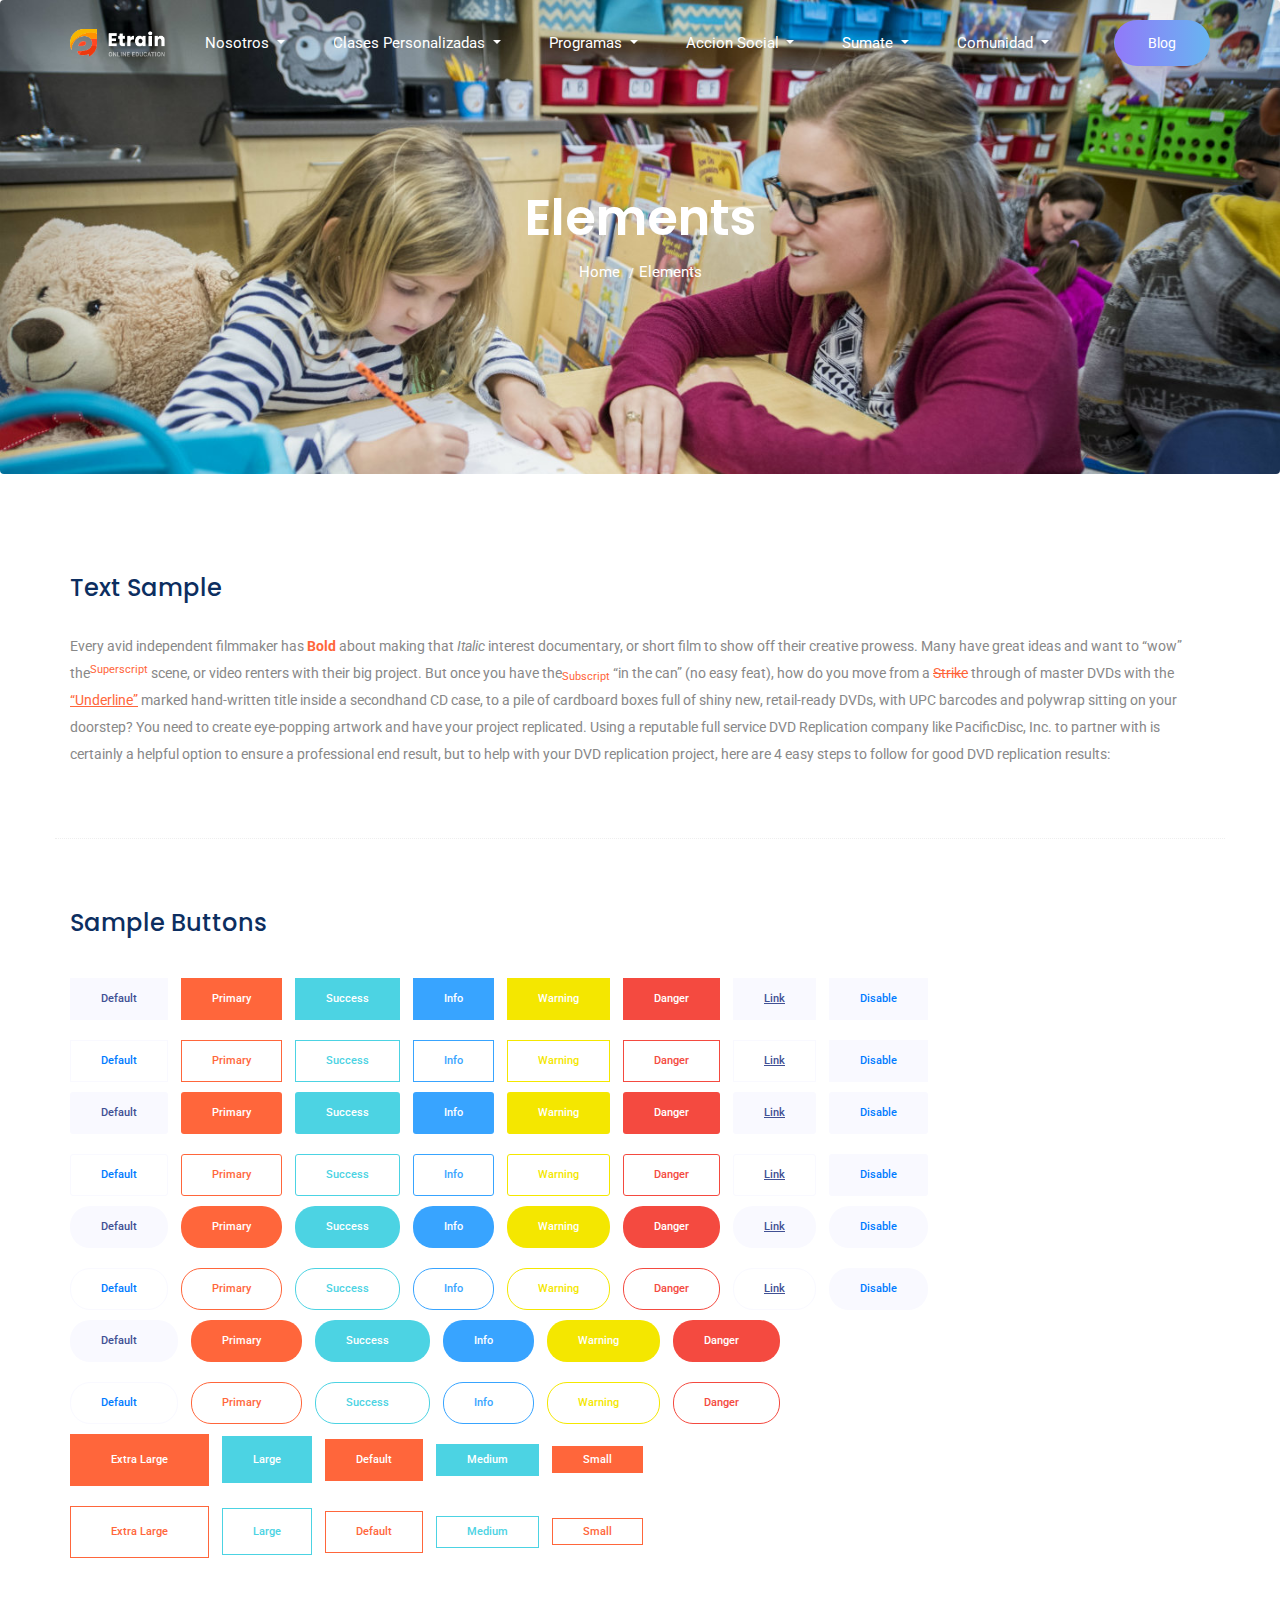
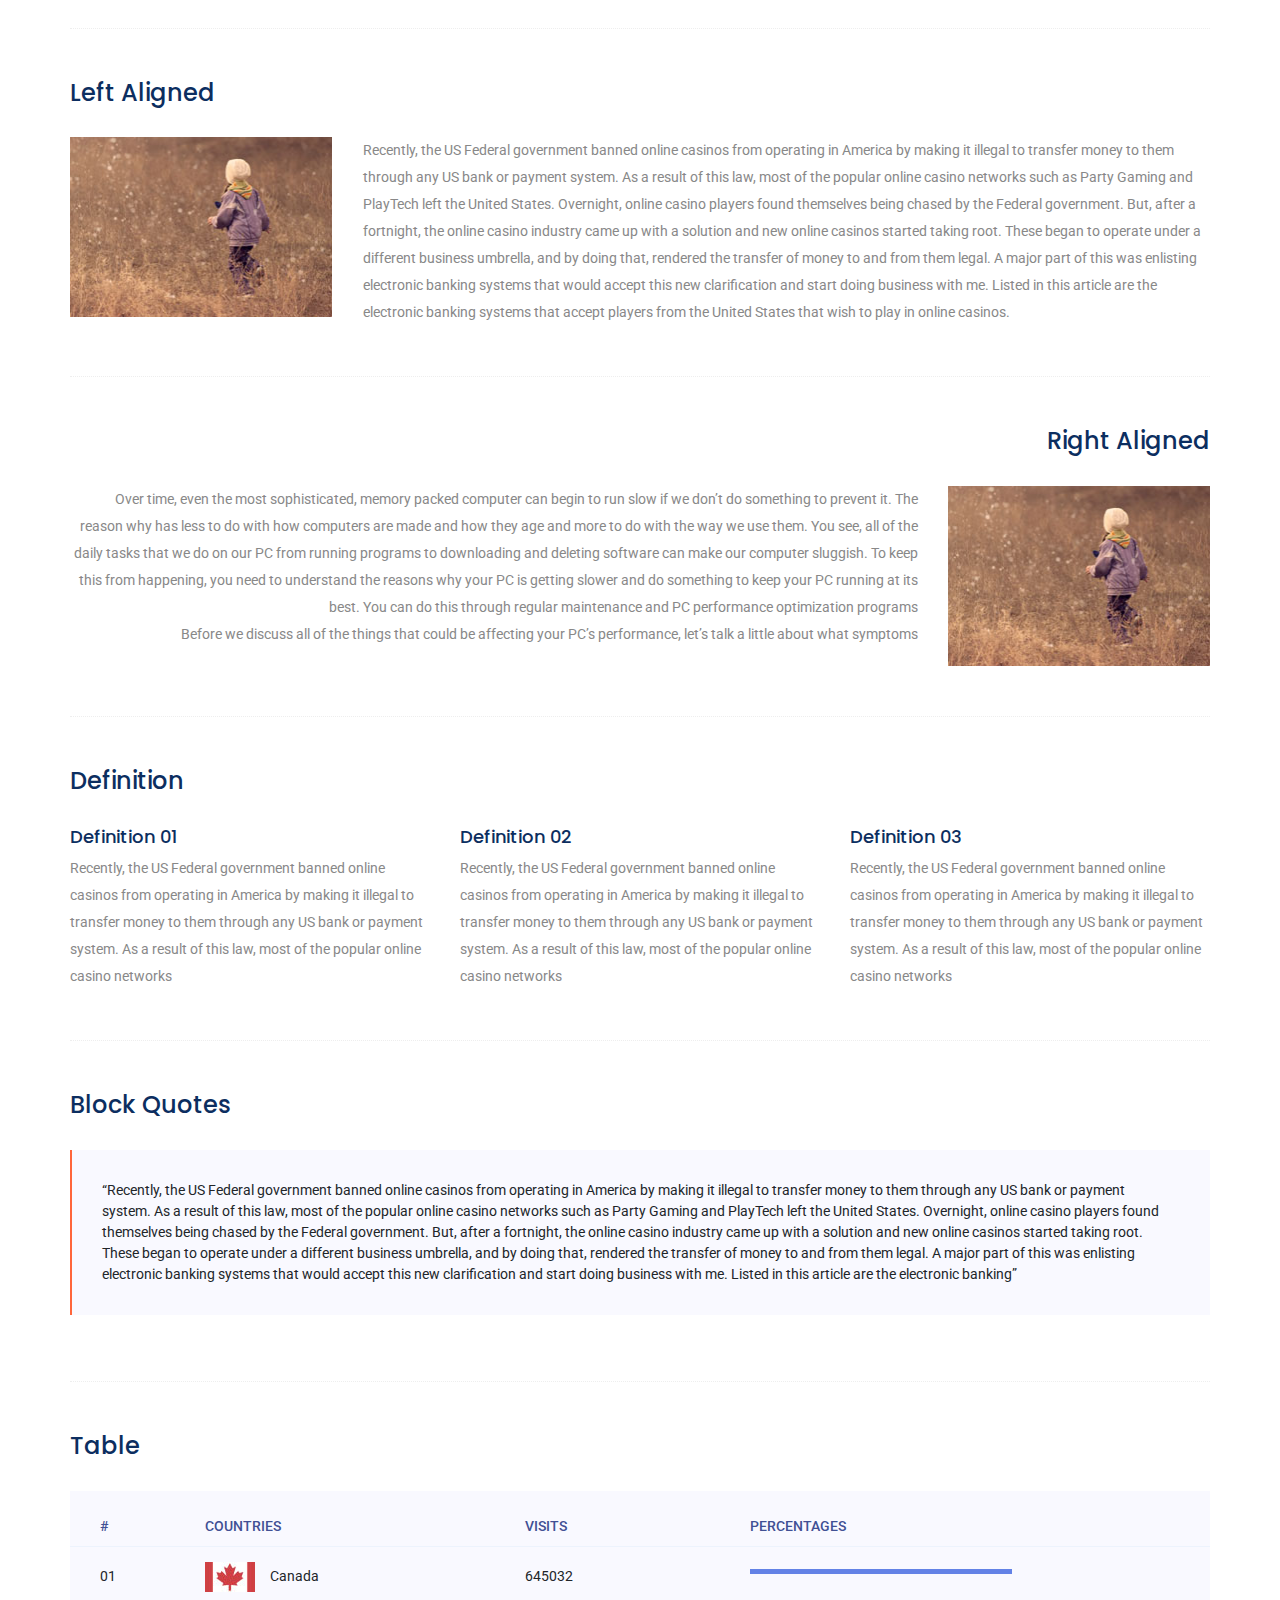
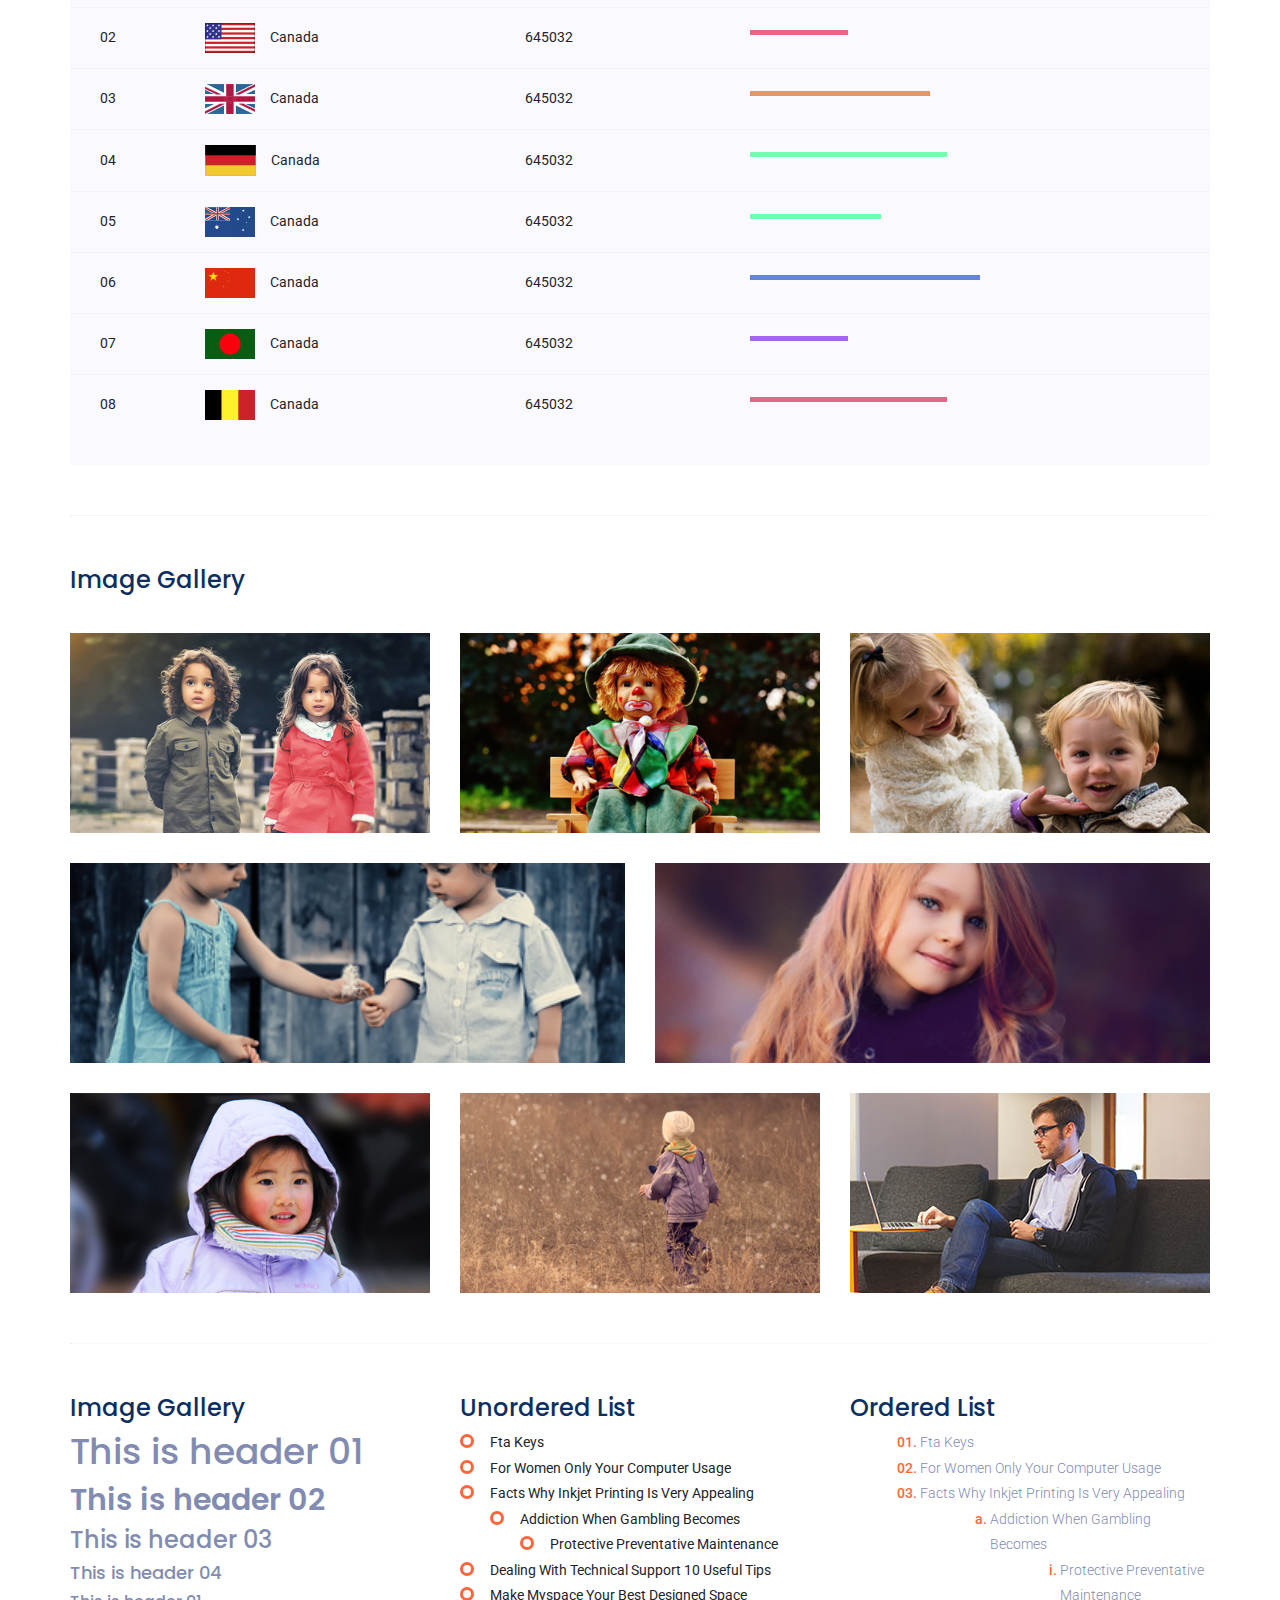
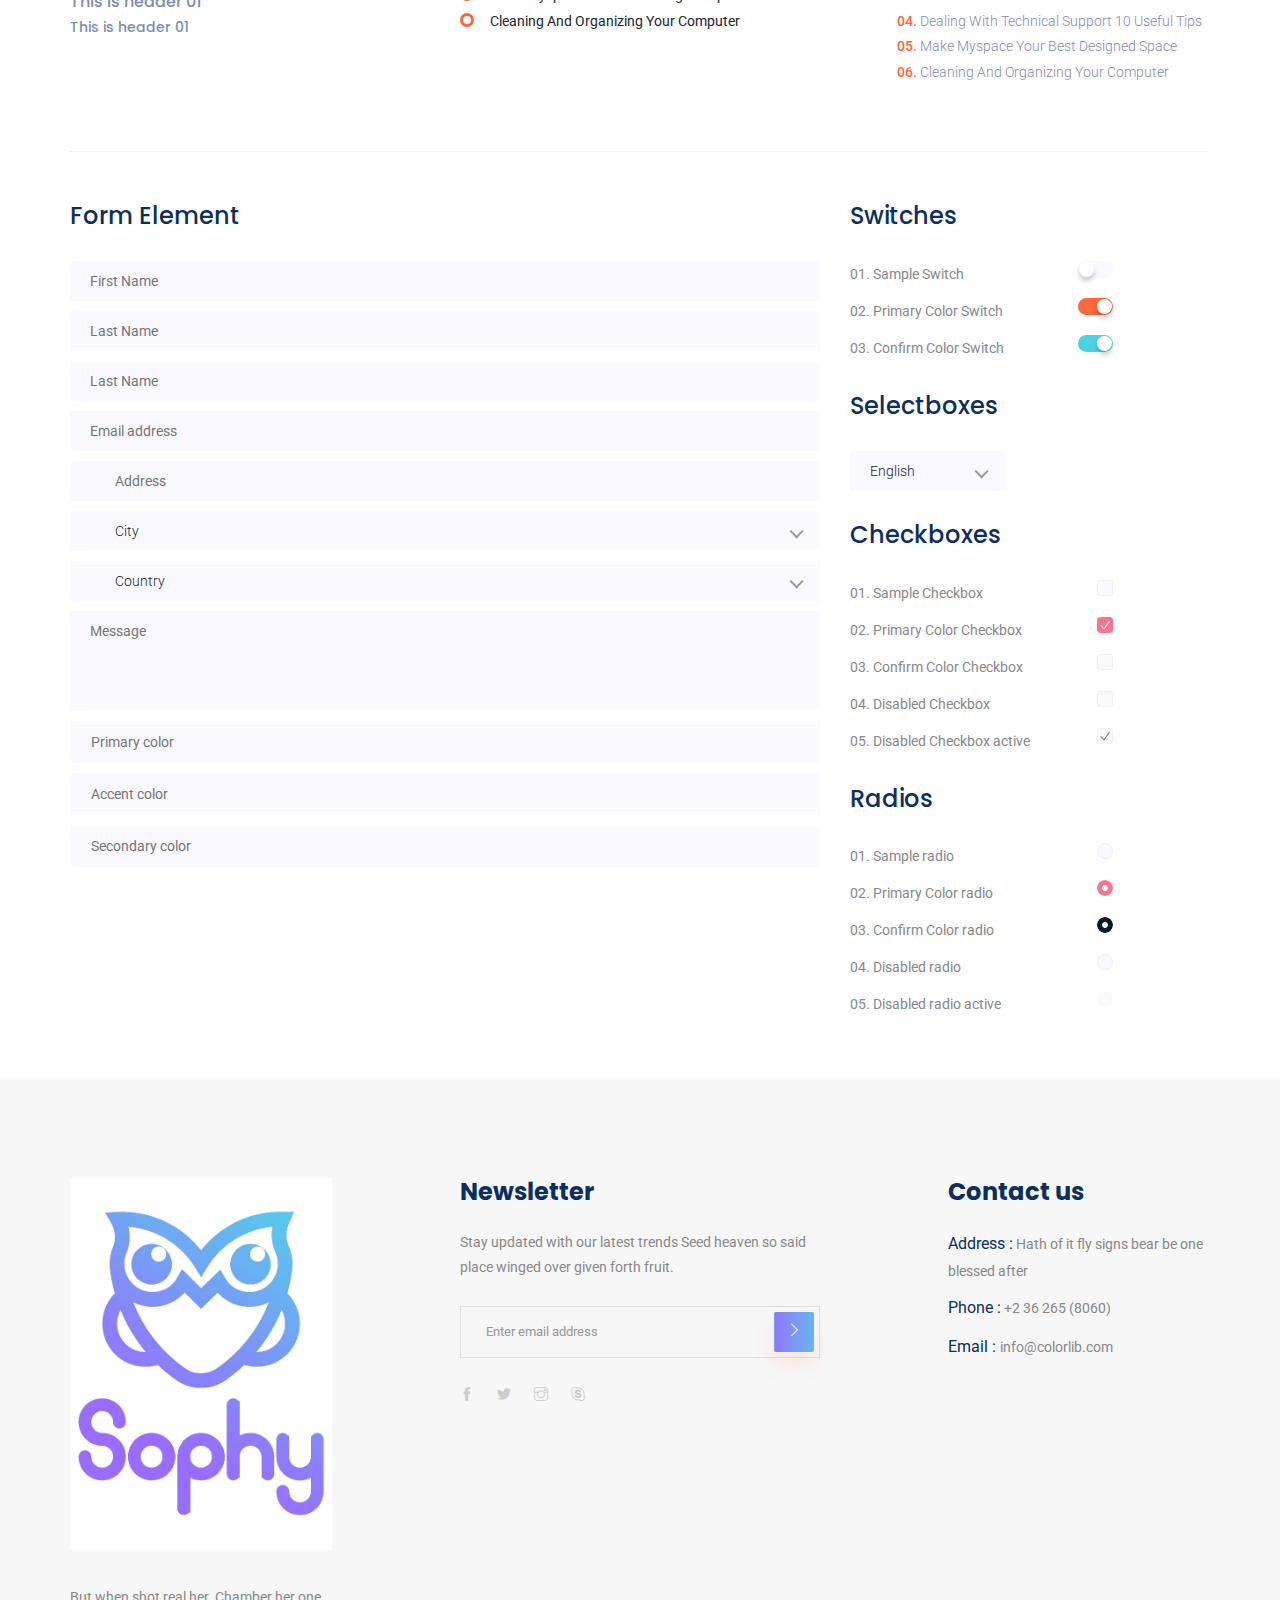
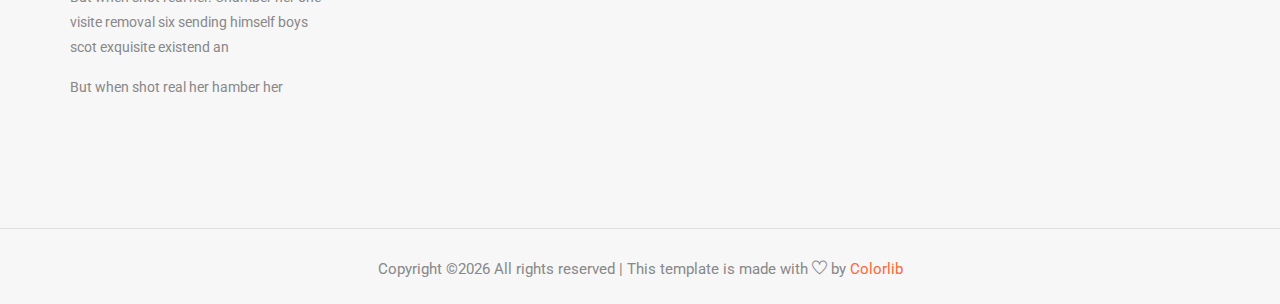
<file: elements.html>
<!doctype html>
<html lang="en">

<head>
    <!-- Required meta tags -->
    <meta charset="utf-8">
    <meta name="viewport" content="width=device-width, initial-scale=1, shrink-to-fit=no">
    <title>Etrain</title>
    <link rel="icon" href="img/favicon.png">
    <!-- Bootstrap CSS -->
    <link rel="stylesheet" href="css/bootstrap.min.css">
    <!-- animate CSS -->
    <link rel="stylesheet" href="css/animate.css">
    <!-- owl carousel CSS -->
    <link rel="stylesheet" href="css/owl.carousel.min.css">
    <!-- themify CSS -->
    <link rel="stylesheet" href="css/themify-icons.css">
    <!-- flaticon CSS -->
    <link rel="stylesheet" href="css/flaticon.css">
    <link rel="stylesheet" href="css/nice-select.css">
    <!-- font awesome CSS -->
    <link rel="stylesheet" href="css/magnific-popup.css">
    <!-- swiper CSS -->
    <link rel="stylesheet" href="css/slick.css">
    <!-- style CSS -->
    <link rel="stylesheet" href="css/style.css">
</head>

<body>
    <!--::header part start::-->
    <header class="main_menu single_page_menu">
        <div class="container">
            <div class="row align-items-center">
                <div class="col-lg-12">
                    <nav class="navbar navbar-expand-lg navbar-light">
                        <a class="navbar-brand logo_1" href="index.html"> <img src="img/single_page_logo.png" alt="logo"> </a>
                        <a class="navbar-brand logo_2" href="index.html"> <img   class="logo" src="img/logo.png" alt="logo"> </a>
                        <button class="navbar-toggler" type="button" data-toggle="collapse"
                            data-target="#navbarSupportedContent" aria-controls="navbarSupportedContent"
                            aria-expanded="false" aria-label="Toggle navigation">
                            <span class="navbar-toggler-icon"></span>
                        </button>

                        <div class="collapse navbar-collapse main-menu-item justify-content-end"
                            id="navbarSupportedContent">
		    <ul class="navbar-nav align-items-center">
			<li class="nav-item dropdown">
			    <a class="nav-link dropdown-toggle" href="blog.html" id="navbarDropdown" role="button" data-toggle="dropdown" aria-haspopup="true" aria-expanded="false">
			        Nosotros
			    </a>
			    <div class="dropdown-menu" aria-labelledby="navbarDropdown">
			        <a class="dropdown-item" href="single-blog.html">Quienes somos</a>
			        <a class="dropdown-item" href="elements.html">Valores</a>
			        <a class="dropdown-item" href="elements.html">Historia</a>
			    </div>
			</li>
			<li class="nav-item dropdown">
			    <a class="nav-link dropdown-toggle" href="blog.html" id="navbarDropdown" role="button" data-toggle="dropdown" aria-haspopup="true" aria-expanded="false">
			        Clases Personalizadas
			    </a>
			    <div class="dropdown-menu" aria-labelledby="navbarDropdown">
			        <a class="dropdown-item" href="single-blog.html">Talleres</a>
			        <a class="dropdown-item" href="elements.html">Clases a domicilio</a>
			    </div>
			</li>
			<li class="nav-item dropdown">
			    <a class="nav-link dropdown-toggle" href="blog.html" id="navbarDropdown" role="button" data-toggle="dropdown" aria-haspopup="true" aria-expanded="false">
			        Programas
			    </a>
			    <div class="dropdown-menu" aria-labelledby="navbarDropdown">
			        <a class="dropdown-item" href="single-blog.html">Capacitacion</a>
			        <a class="dropdown-item" href="elements.html">Consultoria</a>
			        <a class="dropdown-item" href="elements.html">Soporte pedagogico</a>
			        <a class="dropdown-item" href="elements.html">Talleres de verano</a>
			    </div>
			</li>
			<li class="nav-item dropdown">
			    <a class="nav-link dropdown-toggle" href="blog.html" id="navbarDropdown" role="button" data-toggle="dropdown" aria-haspopup="true" aria-expanded="false">
			        Accion Social
			    </a>
			    <div class="dropdown-menu" aria-labelledby="navbarDropdown">
			        <a class="dropdown-item" href="single-blog.html">Voluntarios</a>
			        <a class="dropdown-item" href="elements.html">¿Que hemos hecho?</a>
			    </div>
			</li>
			<li class="nav-item dropdown">
			    <a class="nav-link dropdown-toggle" href="blog.html" id="navbarDropdown" role="button" data-toggle="dropdown" aria-haspopup="true" aria-expanded="false">
			        Sumate
			    </a>
			    <div class="dropdown-menu" aria-labelledby="navbarDropdown">
			        <a class="dropdown-item" href="single-blog.html">Postula como team sophy</a>
			    </div>
			</li>
			<li class="nav-item dropdown">
			    <a class="nav-link dropdown-toggle" href="blog.html" id="navbarDropdown" role="button" data-toggle="dropdown" aria-haspopup="true" aria-expanded="false">
			        Comunidad
			    </a>
			    <div class="dropdown-menu" aria-labelledby="navbarDropdown">
			        <a class="dropdown-item" href="single-blog.html">Niños</a>
			        <a class="dropdown-item" href="elements.html">Padres</a>
			    </div>
			</li>
			<!-- <li class="nav-item">
			    <a class="nav-link" href="contact.html">Blog</a>
			</li> -->
			<li class="d-none d-lg-block">
			    <a class="btn_1" href="blog.html">Blog</a>
			</li>
		        </ul>
                        </div>
                    </nav>
                </div>
            </div>
        </div>
    </header>
    <!-- Header part end-->
	
	<!-- breadcrumb start-->
    <section class="breadcrumb breadcrumb_bg">
        <div class="container">
            <div class="row">
                <div class="col-lg-12">
                    <div class="breadcrumb_iner text-center">
                        <div class="breadcrumb_iner_item">
							<h2>Elements</h2>
							<p>Home <span>/</span>Elements</p>
                        </div>
                    </div>
                </div>
            </div>
        </div>
    </section>
	<!-- End banner Area -->

	<!-- Start Sample Area -->
	<section class="sample-text-area">
		<div class="container box_1170">
			<h3 class="text-heading">Text Sample</h3>
			<p class="sample-text">
				Every avid independent filmmaker has <b>Bold</b> about making that <i>Italic</i> interest documentary, or short
				film to show off their creative prowess. Many have great ideas and want to “wow” the<sup>Superscript</sup> scene,
				or video renters with their big project. But once you have the<sub>Subscript</sub> “in the can” (no easy feat), how
				do you move from a <del>Strike</del> through of master DVDs with the <u>“Underline”</u> marked hand-written title
				inside a secondhand CD case, to a pile of cardboard boxes full of shiny new, retail-ready DVDs, with UPC barcodes
				and polywrap sitting on your doorstep? You need to create eye-popping artwork and have your project replicated.
				Using a reputable full service DVD Replication company like PacificDisc, Inc. to partner with is certainly a
				helpful option to ensure a professional end result, but to help with your DVD replication project, here are 4 easy
				steps to follow for good DVD replication results:

			</p>
		</div>
	</section>
	<!-- End Sample Area -->

	<!-- Start Button -->
	<section class="button-area">
		<div class="container box_1170 border-top-generic">
			<h3 class="text-heading">Sample Buttons</h3>
			<div class="button-group-area">
				<a href="#" class="genric-btn default">Default</a>
				<a href="#" class="genric-btn primary">Primary</a>
				<a href="#" class="genric-btn success">Success</a>
				<a href="#" class="genric-btn info">Info</a>
				<a href="#" class="genric-btn warning">Warning</a>
				<a href="#" class="genric-btn danger">Danger</a>
				<a href="#" class="genric-btn link">Link</a>
				<a href="#" class="genric-btn disable">Disable</a>
			</div>
			<div class="button-group-area mt-10">
				<a href="#" class="genric-btn default-border">Default</a>
				<a href="#" class="genric-btn primary-border">Primary</a>
				<a href="#" class="genric-btn success-border">Success</a>
				<a href="#" class="genric-btn info-border">Info</a>
				<a href="#" class="genric-btn warning-border">Warning</a>
				<a href="#" class="genric-btn danger-border">Danger</a>
				<a href="#" class="genric-btn link-border">Link</a>
				<a href="#" class="genric-btn disable">Disable</a>
			</div>
			<div class="button-group-area mt-40">
				<a href="#" class="genric-btn default radius">Default</a>
				<a href="#" class="genric-btn primary radius">Primary</a>
				<a href="#" class="genric-btn success radius">Success</a>
				<a href="#" class="genric-btn info radius">Info</a>
				<a href="#" class="genric-btn warning radius">Warning</a>
				<a href="#" class="genric-btn danger radius">Danger</a>
				<a href="#" class="genric-btn link radius">Link</a>
				<a href="#" class="genric-btn disable radius">Disable</a>
			</div>
			<div class="button-group-area mt-10">
				<a href="#" class="genric-btn default-border radius">Default</a>
				<a href="#" class="genric-btn primary-border radius">Primary</a>
				<a href="#" class="genric-btn success-border radius">Success</a>
				<a href="#" class="genric-btn info-border radius">Info</a>
				<a href="#" class="genric-btn warning-border radius">Warning</a>
				<a href="#" class="genric-btn danger-border radius">Danger</a>
				<a href="#" class="genric-btn link-border radius">Link</a>
				<a href="#" class="genric-btn disable radius">Disable</a>
			</div>
			<div class="button-group-area mt-40">
				<a href="#" class="genric-btn default circle">Default</a>
				<a href="#" class="genric-btn primary circle">Primary</a>
				<a href="#" class="genric-btn success circle">Success</a>
				<a href="#" class="genric-btn info circle">Info</a>
				<a href="#" class="genric-btn warning circle">Warning</a>
				<a href="#" class="genric-btn danger circle">Danger</a>
				<a href="#" class="genric-btn link circle">Link</a>
				<a href="#" class="genric-btn disable circle">Disable</a>
			</div>
			<div class="button-group-area mt-10">
				<a href="#" class="genric-btn default-border circle">Default</a>
				<a href="#" class="genric-btn primary-border circle">Primary</a>
				<a href="#" class="genric-btn success-border circle">Success</a>
				<a href="#" class="genric-btn info-border circle">Info</a>
				<a href="#" class="genric-btn warning-border circle">Warning</a>
				<a href="#" class="genric-btn danger-border circle">Danger</a>
				<a href="#" class="genric-btn link-border circle">Link</a>
				<a href="#" class="genric-btn disable circle">Disable</a>
			</div>
			<div class="button-group-area mt-40">
				<a href="#" class="genric-btn default circle arrow">Default<span class="lnr lnr-arrow-right"></span></a>
				<a href="#" class="genric-btn primary circle arrow">Primary<span class="lnr lnr-arrow-right"></span></a>
				<a href="#" class="genric-btn success circle arrow">Success<span class="lnr lnr-arrow-right"></span></a>
				<a href="#" class="genric-btn info circle arrow">Info<span class="lnr lnr-arrow-right"></span></a>
				<a href="#" class="genric-btn warning circle arrow">Warning<span class="lnr lnr-arrow-right"></span></a>
				<a href="#" class="genric-btn danger circle arrow">Danger<span class="lnr lnr-arrow-right"></span></a>
			</div>
			<div class="button-group-area mt-10">
				<a href="#" class="genric-btn default-border circle arrow">Default<span class="lnr lnr-arrow-right"></span></a>
				<a href="#" class="genric-btn primary-border circle arrow">Primary<span class="lnr lnr-arrow-right"></span></a>
				<a href="#" class="genric-btn success-border circle arrow">Success<span class="lnr lnr-arrow-right"></span></a>
				<a href="#" class="genric-btn info-border circle arrow">Info<span class="lnr lnr-arrow-right"></span></a>
				<a href="#" class="genric-btn warning-border circle arrow">Warning<span class="lnr lnr-arrow-right"></span></a>
				<a href="#" class="genric-btn danger-border circle arrow">Danger<span class="lnr lnr-arrow-right"></span></a>
			</div>
			<div class="button-group-area mt-40">
				<a href="#" class="genric-btn primary e-large">Extra Large</a>
				<a href="#" class="genric-btn success large">Large</a>
				<a href="#" class="genric-btn primary">Default</a>
				<a href="#" class="genric-btn success medium">Medium</a>
				<a href="#" class="genric-btn primary small">Small</a>
			</div>
			<div class="button-group-area mt-10">
				<a href="#" class="genric-btn primary-border e-large">Extra Large</a>
				<a href="#" class="genric-btn success-border large">Large</a>
				<a href="#" class="genric-btn primary-border">Default</a>
				<a href="#" class="genric-btn success-border medium">Medium</a>
				<a href="#" class="genric-btn primary-border small">Small</a>
			</div>
		</div>
	</section>
	<!-- End Button -->

	<!-- Start Align Area -->
	<div class="whole-wrap">
		<div class="container box_1170">
			<div class="section-top-border">
				<h3 class="mb-30">Left Aligned</h3>
				<div class="row">
					<div class="col-md-3">
						<img src="img/elements/d.jpg" alt="" class="img-fluid">
					</div>
					<div class="col-md-9 mt-sm-20">
						<p>Recently, the US Federal government banned online casinos from operating in America by making it illegal to
							transfer money to them through any US bank or payment system. As a result of this law, most of the popular
							online casino networks such as Party Gaming and PlayTech left the United States. Overnight, online casino
							players found themselves being chased by the Federal government. But, after a fortnight, the online casino
							industry came up with a solution and new online casinos started taking root. These began to operate under a
							different business umbrella, and by doing that, rendered the transfer of money to and from them legal. A major
							part of this was enlisting electronic banking systems that would accept this new clarification and start doing
							business with me. Listed in this article are the electronic banking systems that accept players from the United
							States that wish to play in online casinos.</p>
					</div>
				</div>
			</div>
			<div class="section-top-border text-right">
				<h3 class="mb-30">Right Aligned</h3>
				<div class="row">
					<div class="col-md-9">
						<p class="text-right">Over time, even the most sophisticated, memory packed computer can begin to run slow if we
							don’t do something to prevent it. The reason why has less to do with how computers are made and how they age and
							more to do with the way we use them. You see, all of the daily tasks that we do on our PC from running programs
							to downloading and deleting software can make our computer sluggish. To keep this from happening, you need to
							understand the reasons why your PC is getting slower and do something to keep your PC running at its best. You
							can do this through regular maintenance and PC performance optimization programs</p>
						<p class="text-right">Before we discuss all of the things that could be affecting your PC’s performance, let’s
							talk a little about what symptoms</p>
					</div>
					<div class="col-md-3">
						<img src="img/elements/d.jpg" alt="" class="img-fluid">
					</div>
				</div>
			</div>
			<div class="section-top-border">
				<h3 class="mb-30">Definition</h3>
				<div class="row">
					<div class="col-md-4">
						<div class="single-defination">
							<h4 class="mb-20">Definition 01</h4>
							<p>Recently, the US Federal government banned online casinos from operating in America by making it illegal to
								transfer money to them through any US bank or payment system. As a result of this law, most of the popular
								online casino networks</p>
						</div>
					</div>
					<div class="col-md-4">
						<div class="single-defination">
							<h4 class="mb-20">Definition 02</h4>
							<p>Recently, the US Federal government banned online casinos from operating in America by making it illegal to
								transfer money to them through any US bank or payment system. As a result of this law, most of the popular
								online casino networks</p>
						</div>
					</div>
					<div class="col-md-4">
						<div class="single-defination">
							<h4 class="mb-20">Definition 03</h4>
							<p>Recently, the US Federal government banned online casinos from operating in America by making it illegal to
								transfer money to them through any US bank or payment system. As a result of this law, most of the popular
								online casino networks</p>
						</div>
					</div>
				</div>
			</div>
			<div class="section-top-border">
				<h3 class="mb-30">Block Quotes</h3>
				<div class="row">
					<div class="col-lg-12">
						<blockquote class="generic-blockquote">
							“Recently, the US Federal government banned online casinos from operating in America by making it illegal to
							transfer money to them through any US bank or payment system. As a result of this law, most of the popular
							online casino networks such as Party Gaming and PlayTech left the United States. Overnight, online casino
							players found themselves being chased by the Federal government. But, after a fortnight, the online casino
							industry came up with a solution and new online casinos started taking root. These began to operate under a
							different business umbrella, and by doing that, rendered the transfer of money to and from them legal. A major
							part of this was enlisting electronic banking systems that would accept this new clarification and start doing
							business with me. Listed in this article are the electronic banking”
						</blockquote>
					</div>
				</div>
			</div>
			<div class="section-top-border">
				<h3 class="mb-30">Table</h3>
				<div class="progress-table-wrap">
					<div class="progress-table">
						<div class="table-head">
							<div class="serial">#</div>
							<div class="country">Countries</div>
							<div class="visit">Visits</div>
							<div class="percentage">Percentages</div>
						</div>
						<div class="table-row">
							<div class="serial">01</div>
							<div class="country"> <img src="img/elements/f1.jpg" alt="flag">Canada</div>
							<div class="visit">645032</div>
							<div class="percentage">
								<div class="progress">
									<div class="progress-bar color-1" role="progressbar" style="width: 80%" aria-valuenow="80" aria-valuemin="0"
									 aria-valuemax="100"></div>
								</div>
							</div>
						</div>
						<div class="table-row">
							<div class="serial">02</div>
							<div class="country"> <img src="img/elements/f2.jpg" alt="flag">Canada</div>
							<div class="visit">645032</div>
							<div class="percentage">
								<div class="progress">
									<div class="progress-bar color-2" role="progressbar" style="width: 30%" aria-valuenow="30" aria-valuemin="0"
									 aria-valuemax="100"></div>
								</div>
							</div>
						</div>
						<div class="table-row">
							<div class="serial">03</div>
							<div class="country"> <img src="img/elements/f3.jpg" alt="flag">Canada</div>
							<div class="visit">645032</div>
							<div class="percentage">
								<div class="progress">
									<div class="progress-bar color-3" role="progressbar" style="width: 55%" aria-valuenow="55" aria-valuemin="0"
									 aria-valuemax="100"></div>
								</div>
							</div>
						</div>
						<div class="table-row">
							<div class="serial">04</div>
							<div class="country"> <img src="img/elements/f4.jpg" alt="flag">Canada</div>
							<div class="visit">645032</div>
							<div class="percentage">
								<div class="progress">
									<div class="progress-bar color-4" role="progressbar" style="width: 60%" aria-valuenow="60" aria-valuemin="0"
									 aria-valuemax="100"></div>
								</div>
							</div>
						</div>
						<div class="table-row">
							<div class="serial">05</div>
							<div class="country"> <img src="img/elements/f5.jpg" alt="flag">Canada</div>
							<div class="visit">645032</div>
							<div class="percentage">
								<div class="progress">
									<div class="progress-bar color-5" role="progressbar" style="width: 40%" aria-valuenow="40" aria-valuemin="0"
									 aria-valuemax="100"></div>
								</div>
							</div>
						</div>
						<div class="table-row">
							<div class="serial">06</div>
							<div class="country"> <img src="img/elements/f6.jpg" alt="flag">Canada</div>
							<div class="visit">645032</div>
							<div class="percentage">
								<div class="progress">
									<div class="progress-bar color-6" role="progressbar" style="width: 70%" aria-valuenow="70" aria-valuemin="0"
									 aria-valuemax="100"></div>
								</div>
							</div>
						</div>
						<div class="table-row">
							<div class="serial">07</div>
							<div class="country"> <img src="img/elements/f7.jpg" alt="flag">Canada</div>
							<div class="visit">645032</div>
							<div class="percentage">
								<div class="progress">
									<div class="progress-bar color-7" role="progressbar" style="width: 30%" aria-valuenow="30" aria-valuemin="0"
									 aria-valuemax="100"></div>
								</div>
							</div>
						</div>
						<div class="table-row">
							<div class="serial">08</div>
							<div class="country"> <img src="img/elements/f8.jpg" alt="flag">Canada</div>
							<div class="visit">645032</div>
							<div class="percentage">
								<div class="progress">
									<div class="progress-bar color-8" role="progressbar" style="width: 60%" aria-valuenow="60" aria-valuemin="0"
									 aria-valuemax="100"></div>
								</div>
							</div>
						</div>
					</div>
				</div>
			</div>
			<div class="section-top-border">
				<h3>Image Gallery</h3>
				<div class="row gallery-item">
					<div class="col-md-4">
						<a href="img/elements/g1.jpg" class="img-pop-up">
							<div class="single-gallery-image" style="background: url(img/elements/g1.jpg);"></div>
						</a>
					</div>
					<div class="col-md-4">
						<a href="img/elements/g2.jpg" class="img-pop-up">
							<div class="single-gallery-image" style="background: url(img/elements/g2.jpg);"></div>
						</a>
					</div>
					<div class="col-md-4">
						<a href="img/elements/g3.jpg" class="img-pop-up">
							<div class="single-gallery-image" style="background: url(img/elements/g3.jpg);"></div>
						</a>
					</div>
					<div class="col-md-6">
						<a href="img/elements/g4.jpg" class="img-pop-up">
							<div class="single-gallery-image" style="background: url(img/elements/g4.jpg);"></div>
						</a>
					</div>
					<div class="col-md-6">
						<a href="img/elements/g5.jpg" class="img-pop-up">
							<div class="single-gallery-image" style="background: url(img/elements/g5.jpg);"></div>
						</a>
					</div>
					<div class="col-md-4">
						<a href="img/elements/g6.jpg" class="img-pop-up">
							<div class="single-gallery-image" style="background: url(img/elements/g6.jpg);"></div>
						</a>
					</div>
					<div class="col-md-4">
						<a href="img/elements/g7.jpg" class="img-pop-up">
							<div class="single-gallery-image" style="background: url(img/elements/g7.jpg);"></div>
						</a>
					</div>
					<div class="col-md-4">
						<a href="img/elements/g8.jpg" class="img-pop-up">
							<div class="single-gallery-image" style="background: url(img/elements/g8.jpg);"></div>
						</a>
					</div>
				</div>
			</div>
			<div class="section-top-border">
				<div class="row">
					<div class="col-md-4">
						<h3 class="mb-20">Image Gallery</h3>
						<div class="typography">
							<h1>This is header 01</h1>
							<h2>This is header 02</h2>
							<h3>This is header 03</h3>
							<h4>This is header 04</h4>
							<h5>This is header 01</h5>
							<h6>This is header 01</h6>
						</div>
					</div>
					<div class="col-md-4 mt-sm-30">
						<h3 class="mb-20">Unordered List</h3>
						<div class="">
							<ul class="unordered-list">
								<li>Fta Keys</li>
								<li>For Women Only Your Computer Usage</li>
								<li>Facts Why Inkjet Printing Is Very Appealing
									<ul>
										<li>Addiction When Gambling Becomes
											<ul>
												<li>Protective Preventative Maintenance</li>
											</ul>
										</li>
									</ul>
								</li>
								<li>Dealing With Technical Support 10 Useful Tips</li>
								<li>Make Myspace Your Best Designed Space</li>
								<li>Cleaning And Organizing Your Computer</li>
							</ul>
						</div>
					</div>
					<div class="col-md-4 mt-sm-30">
						<h3 class="mb-20">Ordered List</h3>
						<div class="">
							<ol class="ordered-list">
								<li><span>Fta Keys</span></li>
								<li><span>For Women Only Your Computer Usage</span></li>
								<li><span>Facts Why Inkjet Printing Is Very Appealing</span>
									<ol class="ordered-list-alpha">
										<li><span>Addiction When Gambling Becomes</span>
											<ol class="ordered-list-roman">
												<li><span>Protective Preventative Maintenance</span></li>
											</ol>
										</li>
									</ol>
								</li>
								<li><span>Dealing With Technical Support 10 Useful Tips</span></li>
								<li><span>Make Myspace Your Best Designed Space</span></li>
								<li><span>Cleaning And Organizing Your Computer</span></li>
							</ol>
						</div>
					</div>
				</div>
			</div>
			<div class="section-top-border">
				<div class="row">
					<div class="col-lg-8 col-md-8">
						<h3 class="mb-30">Form Element</h3>
						<form action="#">
							<div class="mt-10">
								<input type="text" name="first_name" placeholder="First Name" onfocus="this.placeholder = ''" onblur="this.placeholder = 'First Name'"
								 required class="single-input">
							</div>
							<div class="mt-10">
								<input type="text" name="last_name" placeholder="Last Name" onfocus="this.placeholder = ''" onblur="this.placeholder = 'Last Name'"
								 required class="single-input">
							</div>
							<div class="mt-10">
								<input type="text" name="last_name" placeholder="Last Name" onfocus="this.placeholder = ''" onblur="this.placeholder = 'Last Name'"
								 required class="single-input">
							</div>
							<div class="mt-10">
								<input type="email" name="EMAIL" placeholder="Email address" onfocus="this.placeholder = ''" onblur="this.placeholder = 'Email address'"
								 required class="single-input">
							</div>
							<div class="input-group-icon mt-10">
								<div class="icon"><i class="fa fa-thumb-tack" aria-hidden="true"></i></div>
								<input type="text" name="address" placeholder="Address" onfocus="this.placeholder = ''" onblur="this.placeholder = 'Address'"
								 required class="single-input">
							</div>
							<div class="input-group-icon mt-10">
								<div class="icon"><i class="fa fa-plane" aria-hidden="true"></i></div>
								<div class="form-select" id="default-select"">
											<select>
												<option value=" 1">City</option>
									<option value="1">Dhaka</option>
									<option value="1">Dilli</option>
									<option value="1">Newyork</option>
									<option value="1">Islamabad</option>
									</select>
								</div>
							</div>
							<div class="input-group-icon mt-10">
								<div class="icon"><i class="fa fa-globe" aria-hidden="true"></i></div>
								<div class="form-select" id="default-select"">
											<select>
												<option value=" 1">Country</option>
									<option value="1">Bangladesh</option>
									<option value="1">India</option>
									<option value="1">England</option>
									<option value="1">Srilanka</option>
									</select>
								</div>
							</div>

							<div class="mt-10">
								<textarea class="single-textarea" placeholder="Message" onfocus="this.placeholder = ''" onblur="this.placeholder = 'Message'"
								 required></textarea>
							</div>
							<!-- For Gradient Border Use -->
							<!-- <div class="mt-10">
										<div class="primary-input">
											<input id="primary-input" type="text" name="first_name" placeholder="Primary color" onfocus="this.placeholder = ''" onblur="this.placeholder = 'Primary color'">
											<label for="primary-input"></label>
										</div>
									</div> -->
							<div class="mt-10">
								<input type="text" name="first_name" placeholder="Primary color" onfocus="this.placeholder = ''" onblur="this.placeholder = 'Primary color'"
								 required class="single-input-primary">
							</div>
							<div class="mt-10">
								<input type="text" name="first_name" placeholder="Accent color" onfocus="this.placeholder = ''" onblur="this.placeholder = 'Accent color'"
								 required class="single-input-accent">
							</div>
							<div class="mt-10">
								<input type="text" name="first_name" placeholder="Secondary color" onfocus="this.placeholder = ''" onblur="this.placeholder = 'Secondary color'"
								 required class="single-input-secondary">
							</div>
						</form>
					</div>
					<div class="col-lg-3 col-md-4 mt-sm-30">
						<div class="single-element-widget">
							<h3 class="mb-30">Switches</h3>
							<div class="switch-wrap d-flex justify-content-between">
								<p>01. Sample Switch</p>
								<div class="primary-switch">
									<input type="checkbox" id="default-switch">
									<label for="default-switch"></label>
								</div>
							</div>
							<div class="switch-wrap d-flex justify-content-between">
								<p>02. Primary Color Switch</p>
								<div class="primary-switch">
									<input type="checkbox" id="primary-switch" checked>
									<label for="primary-switch"></label>
								</div>
							</div>
							<div class="switch-wrap d-flex justify-content-between">
								<p>03. Confirm Color Switch</p>
								<div class="confirm-switch">
									<input type="checkbox" id="confirm-switch" checked>
									<label for="confirm-switch"></label>
								</div>
							</div>
						</div>
						<div class="single-element-widget mt-30">
							<h3 class="mb-30">Selectboxes</h3>
							<div class="default-select" id="default-select"">
										<select>
											<option value=" 1">English</option>
								<option value="1">Spanish</option>
								<option value="1">Arabic</option>
								<option value="1">Portuguise</option>
								<option value="1">Bengali</option>
								</select>
							</div>
						</div>
						<div class="single-element-widget mt-30">
							<h3 class="mb-30">Checkboxes</h3>
							<div class="switch-wrap d-flex justify-content-between">
								<p>01. Sample Checkbox</p>
								<div class="primary-checkbox">
									<input type="checkbox" id="default-checkbox">
									<label for="default-checkbox"></label>
								</div>
							</div>
							<div class="switch-wrap d-flex justify-content-between">
								<p>02. Primary Color Checkbox</p>
								<div class="primary-checkbox">
									<input type="checkbox" id="primary-checkbox" checked>
									<label for="primary-checkbox"></label>
								</div>
							</div>
							<div class="switch-wrap d-flex justify-content-between">
								<p>03. Confirm Color Checkbox</p>
								<div class="confirm-checkbox">
									<input type="checkbox" id="confirm-checkbox">
									<label for="confirm-checkbox"></label>
								</div>
							</div>
							<div class="switch-wrap d-flex justify-content-between">
								<p>04. Disabled Checkbox</p>
								<div class="disabled-checkbox">
									<input type="checkbox" id="disabled-checkbox" disabled>
									<label for="disabled-checkbox"></label>
								</div>
							</div>
							<div class="switch-wrap d-flex justify-content-between">
								<p>05. Disabled Checkbox active</p>
								<div class="disabled-checkbox">
									<input type="checkbox" id="disabled-checkbox-active" checked disabled>
									<label for="disabled-checkbox-active"></label>
								</div>
							</div>
						</div>
						<div class="single-element-widget mt-30">
							<h3 class="mb-30">Radios</h3>
							<div class="switch-wrap d-flex justify-content-between">
								<p>01. Sample radio</p>
								<div class="primary-radio">
									<input type="checkbox" id="default-radio">
									<label for="default-radio"></label>
								</div>
							</div>
							<div class="switch-wrap d-flex justify-content-between">
								<p>02. Primary Color radio</p>
								<div class="primary-radio">
									<input type="checkbox" id="primary-radio" checked>
									<label for="primary-radio"></label>
								</div>
							</div>
							<div class="switch-wrap d-flex justify-content-between">
								<p>03. Confirm Color radio</p>
								<div class="confirm-radio">
									<input type="checkbox" id="confirm-radio" checked>
									<label for="confirm-radio"></label>
								</div>
							</div>
							<div class="switch-wrap d-flex justify-content-between">
								<p>04. Disabled radio</p>
								<div class="disabled-radio">
									<input type="checkbox" id="disabled-radio" disabled>
									<label for="disabled-radio"></label>
								</div>
							</div>
							<div class="switch-wrap d-flex justify-content-between">
								<p>05. Disabled radio active</p>
								<div class="disabled-radio">
									<input type="checkbox" id="disabled-radio-active" checked disabled>
									<label for="disabled-radio-active"></label>
								</div>
							</div>
						</div>
					</div>
				</div>
			</div>
		</div>
	</div>
	<!-- End Align Area -->

	<!-- footer part start-->
    <footer class="footer-area">
        <div class="container">
            <div class="row justify-content-between">
                <div class="col-sm-6 col-md-4 col-xl-3">
                    <div class="single-footer-widget footer_1">
                        <a href="index.html"> <img src="img/logo.png" alt=""> </a>
                        <p>But when shot real her. Chamber her one visite removal six
                            sending himself boys scot exquisite existend an </p>
                        <p>But when shot real her hamber her </p>
                    </div>
                </div>
                <div class="col-sm-6 col-md-4 col-xl-4">
                    <div class="single-footer-widget footer_2">
                        <h4>Newsletter</h4>
                        <p>Stay updated with our latest trends Seed heaven so said place winged over given forth fruit.
                        </p>
                        <form action="#">
                            <div class="form-group">
                                <div class="input-group mb-3">
                                    <input type="text" class="form-control" placeholder='Enter email address'
                                        onfocus="this.placeholder = ''"
                                        onblur="this.placeholder = 'Enter email address'">
                                    <div class="input-group-append">
                                        <button class="btn btn_1" type="button"><i class="ti-angle-right"></i></button>
                                    </div>
                                </div>
                            </div>
                        </form>
                        <div class="social_icon">
                            <a href="#"> <i class="ti-facebook"></i> </a>
                            <a href="#"> <i class="ti-twitter-alt"></i> </a>
                            <a href="#"> <i class="ti-instagram"></i> </a>
                            <a href="#"> <i class="ti-skype"></i> </a>
                        </div>
                    </div>
                </div>
                <div class="col-xl-3 col-sm-6 col-md-4">
                    <div class="single-footer-widget footer_2">
                        <h4>Contact us</h4>
                        <div class="contact_info">
                            <p><span> Address :</span> Hath of it fly signs bear be one blessed after </p>
                            <p><span> Phone :</span> +2 36 265 (8060)</p>
                            <p><span> Email : </span>info@colorlib.com </p>
                        </div>
                    </div>
                </div>
            </div>

        </div>
        <div class="container-fluid">
            <div class="row">
                <div class="col-lg-12">
                    <div class="copyright_part_text text-center">
                        <div class="row">
                            <div class="col-lg-12">
                                <p class="footer-text m-0"><!-- Link back to Colorlib can't be removed. Template is licensed under CC BY 3.0. -->
Copyright &copy;<script>document.write(new Date().getFullYear());</script> All rights reserved | This template is made with <i class="ti-heart" aria-hidden="true"></i> by <a href="https://colorlib.com" target="_blank">Colorlib</a>
<!-- Link back to Colorlib can't be removed. Template is licensed under CC BY 3.0. --></p>
                            </div>
                        </div>
                    </div>
                </div>
            </div>
        </div>
    </footer>
    <!-- footer part end-->

    <!-- jquery plugins here-->
    <!-- jquery -->
    <script src="js/jquery-1.12.1.min.js"></script>
    <!-- popper js -->
    <script src="js/popper.min.js"></script>
    <!-- bootstrap js -->
    <script src="js/bootstrap.min.js"></script>
    <!-- easing js -->
    <script src="js/jquery.magnific-popup.js"></script>
    <!-- swiper js -->
    <script src="js/swiper.min.js"></script>
    <!-- swiper js -->
    <script src="js/masonry.pkgd.js"></script>
    <!-- particles js -->
    <script src="js/owl.carousel.min.js"></script>
    <script src="js/jquery.nice-select.min.js"></script>
    <!-- swiper js -->
    <script src="js/slick.min.js"></script>
    <script src="js/jquery.counterup.min.js"></script>
    <script src="js/waypoints.min.js"></script>
    <!-- custom js -->
    <script src="js/custom.js"></script>
</body>

</html>
</file>
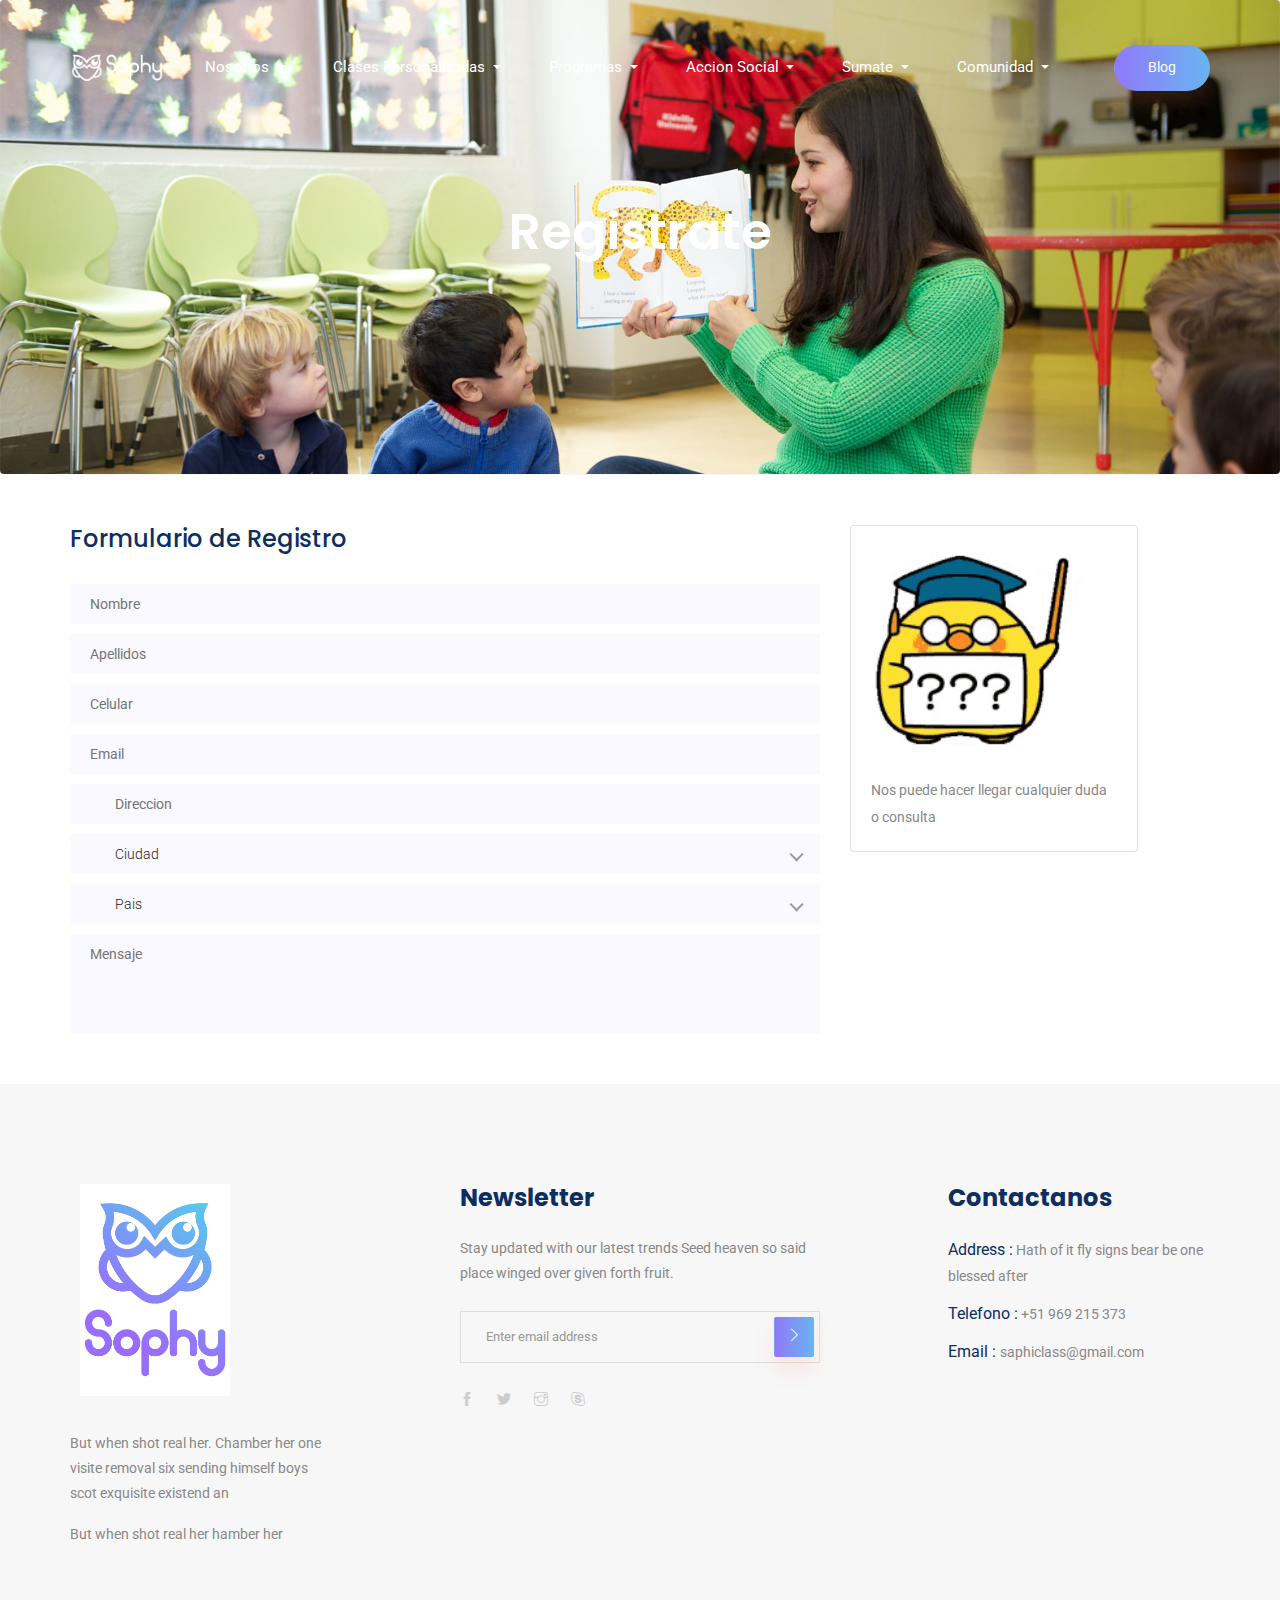
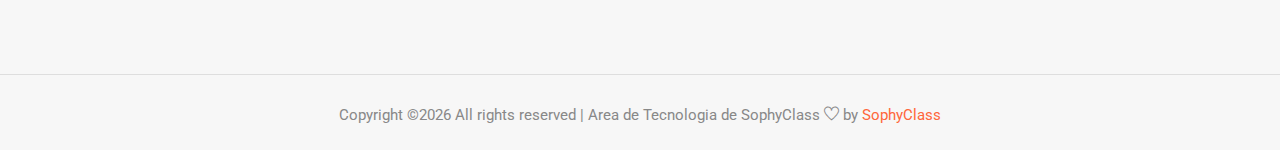
<file: formulario.html>
<!doctype html>
<html lang="en">

<head>
    <!-- Required meta tags -->
    <meta charset="utf-8">
    <meta name="viewport" content="width=device-width, initial-scale=1, shrink-to-fit=no">
    <title>SophyClass</title>
    <link rel="icon" href="img/Isotipo-Clasico.png">
    <!-- Bootstrap CSS -->
    <link rel="stylesheet" href="css/bootstrap.min.css">
    <!-- animate CSS -->
    <link rel="stylesheet" href="css/animate.css">
    <!-- owl carousel CSS -->
    <link rel="stylesheet" href="css/owl.carousel.min.css">
    <!-- themify CSS -->
    <link rel="stylesheet" href="css/themify-icons.css">
    <!-- flaticon CSS -->
    <link rel="stylesheet" href="css/flaticon.css">
    <link rel="stylesheet" href="css/nice-select.css">
    <!-- font awesome CSS -->
    <link rel="stylesheet" href="css/magnific-popup.css">
    <!-- swiper CSS -->
    <link rel="stylesheet" href="css/slick.css">
    <!-- style CSS -->
    <link rel="stylesheet" href="css/style.css">
</head>

<body>
    <!--::header part start::-->
    <header class="main_menu single_page_menu">
            <div class="container">
                <div class="row align-items-center">
                    <div class="col-lg-12">
                        <nav class="navbar navbar-expand-lg navbar-light">
                            <a class="navbar-brand logo_1" href="index.html"> <img class="logoresp"  src="img/Imagotipo-Blanco.png" alt="logo"> </a>
                            <a class="navbar-brand logo_2" href="index.html"> <img   class="logores" src="img/Imagotipo-Clasico.png" alt="logo"> </a>
                            <button class="navbar-toggler" type="button" data-toggle="collapse"
                                data-target="#navbarSupportedContent" aria-controls="navbarSupportedContent"
                                aria-expanded="false" aria-label="Toggle navigation">
                                <span class="navbar-toggler-icon"></span>
                            </button>
    
		    <div class="collapse navbar-collapse main-menu-item justify-content-end"
                            id="navbarSupportedContent">
                            <ul class="navbar-nav align-items-center">
                                <li class="nav-item dropdown">
                                    <a class="nav-link dropdown-toggle" href="about.html" id="navbarDropdown" role="button" data-toggle="dropdown" aria-haspopup="true" aria-expanded="false">
                                        Nosotros
                                    </a>
                                    <div class="dropdown-menu" aria-labelledby="navbarDropdown">
                                        <a class="dropdown-item" href="about.html">Quienes somos</a>
                                        <a class="dropdown-item" href="about.html">Valores</a>
                                        <a class="dropdown-item" href="about.html">Historia</a>
                                    </div>
                                </li>
                                <li class="nav-item dropdown">
                                    <a class="nav-link dropdown-toggle" href="formulario.html" id="navbarDropdown" role="button" data-toggle="dropdown" aria-haspopup="true" aria-expanded="false">
                                        Clases Personalizadas
                                    </a>
                                    <div class="dropdown-menu" aria-labelledby="navbarDropdown">
                                        <a class="dropdown-item" href="formulario.html">Talleres</a>
                                        <a class="dropdown-item" href="formulario.html">Clases a domicilio</a>
                                    </div>
                                </li>
                                <li class="nav-item dropdown">
                                    <a class="nav-link dropdown-toggle" href="blog.html" id="navbarDropdown" role="button" data-toggle="dropdown" aria-haspopup="true" aria-expanded="false">
                                        Programas
                                    </a>
                                    <div class="dropdown-menu" aria-labelledby="navbarDropdown">
                                        <a class="dropdown-item" href="#">Capacitacion</a>
                                        <a class="dropdown-item" href="#">Consultoria</a>
                                        <a class="dropdown-item" href="#">Soporte pedagogico</a>
                                        <a class="dropdown-item" href="#l">Talleres de verano</a>
                                    </div>
                                </li>
                                <li class="nav-item dropdown">
                                    <a class="nav-link dropdown-toggle" href="blog.html" id="navbarDropdown" role="button" data-toggle="dropdown" aria-haspopup="true" aria-expanded="false">
                                        Accion Social
                                    </a>
                                    <div class="dropdown-menu" aria-labelledby="navbarDropdown">
                                        <a class="dropdown-item" href="#">Voluntarios</a>
                                        <a class="dropdown-item" href="#">¿Que hemos hecho?</a>
                                    </div>
                                </li>
                                <li class="nav-item dropdown">
                                    <a class="nav-link dropdown-toggle" href="contact.html" id="navbarDropdown" role="button" data-toggle="dropdown" aria-haspopup="true" aria-expanded="false">
                                        Sumate
                                    </a>
                                    <div class="dropdown-menu" aria-labelledby="navbarDropdown">
                                        <a class="dropdown-item" href="contact.html">Postula como team sophy</a>
                                    </div>
                                </li>
                                <li class="nav-item dropdown">
                                    <a class="nav-link dropdown-toggle" href="#" id="navbarDropdown" role="button" data-toggle="dropdown" aria-haspopup="true" aria-expanded="false">
                                        Comunidad
                                    </a>
                                    <div class="dropdown-menu" aria-labelledby="navbarDropdown">
                                        <a class="dropdown-item" href="#">Niños</a>
                                        <a class="dropdown-item" href="#">Padres</a>
                                    </div>
                                </li>
                                <!-- <li class="nav-item">
                                    <a class="nav-link" href="contact.html">Blog</a>
                                </li> -->
                                <li class="d-none d-lg-block">
                                    <a class="btn_1" href="blog.html">Blog</a>
                                </li>
                            </ul>
                        </div>
                        </nav>
                    </div>
                </div>
            </div>
        </header>
    <!-- Header part end-->
	
	<!-- breadcrumb start-->
    <section class="breadcrumb breadcrumb_bgform">
        <div class="container">
            <div class="row">
                <div class="col-lg-12">
                    <div class="breadcrumb_iner text-center">
                        <div class="breadcrumb_iner_item">
							<h2>Registrate</h2>
							<!-- <p>Home <span>/</span>Elements</p> -->
                        </div>
                    </div>
                </div>
            </div>
        </div>
    </section>
	<!-- End banner Area -->

	<!-- Start Sample Area -->
	<!-- <section class="sample-text-area">
		<div class="container box_1170">
			<h3 class="text-heading">Text Sample</h3>
			<p class="sample-text">
				Every avid independent filmmaker has <b>Bold</b> about making that <i>Italic</i> interest documentary, or short
				film to show off their creative prowess. Many have great ideas and want to “wow” the<sup>Superscript</sup> scene,
				or video renters with their big project. But once you have the<sub>Subscript</sub> “in the can” (no easy feat), how
				do you move from a <del>Strike</del> through of master DVDs with the <u>“Underline”</u> marked hand-written title
				inside a secondhand CD case, to a pile of cardboard boxes full of shiny new, retail-ready DVDs, with UPC barcodes
				and polywrap sitting on your doorstep? You need to create eye-popping artwork and have your project replicated.
				Using a reputable full service DVD Replication company like PacificDisc, Inc. to partner with is certainly a
				helpful option to ensure a professional end result, but to help with your DVD replication project, here are 4 easy
				steps to follow for good DVD replication results:

			</p>
		</div>
	</section> -->
	<!-- End Sample Area -->

	<!-- Start Button -->
	<!-- <section class="button-area">
		<div class="container box_1170 border-top-generic">
			<h3 class="text-heading">Sample Buttons</h3>
			<div class="button-group-area">
				<a href="#" class="genric-btn default">Default</a>
				<a href="#" class="genric-btn primary">Primary</a>
				<a href="#" class="genric-btn success">Success</a>
				<a href="#" class="genric-btn info">Info</a>
				<a href="#" class="genric-btn warning">Warning</a>
				<a href="#" class="genric-btn danger">Danger</a>
				<a href="#" class="genric-btn link">Link</a>
				<a href="#" class="genric-btn disable">Disable</a>
			</div>
			<div class="button-group-area mt-10">
				<a href="#" class="genric-btn default-border">Default</a>
				<a href="#" class="genric-btn primary-border">Primary</a>
				<a href="#" class="genric-btn success-border">Success</a>
				<a href="#" class="genric-btn info-border">Info</a>
				<a href="#" class="genric-btn warning-border">Warning</a>
				<a href="#" class="genric-btn danger-border">Danger</a>
				<a href="#" class="genric-btn link-border">Link</a>
				<a href="#" class="genric-btn disable">Disable</a>
			</div>
			<div class="button-group-area mt-40">
				<a href="#" class="genric-btn default radius">Default</a>
				<a href="#" class="genric-btn primary radius">Primary</a>
				<a href="#" class="genric-btn success radius">Success</a>
				<a href="#" class="genric-btn info radius">Info</a>
				<a href="#" class="genric-btn warning radius">Warning</a>
				<a href="#" class="genric-btn danger radius">Danger</a>
				<a href="#" class="genric-btn link radius">Link</a>
				<a href="#" class="genric-btn disable radius">Disable</a>
			</div>
			<div class="button-group-area mt-10">
				<a href="#" class="genric-btn default-border radius">Default</a>
				<a href="#" class="genric-btn primary-border radius">Primary</a>
				<a href="#" class="genric-btn success-border radius">Success</a>
				<a href="#" class="genric-btn info-border radius">Info</a>
				<a href="#" class="genric-btn warning-border radius">Warning</a>
				<a href="#" class="genric-btn danger-border radius">Danger</a>
				<a href="#" class="genric-btn link-border radius">Link</a>
				<a href="#" class="genric-btn disable radius">Disable</a>
			</div>
			<div class="button-group-area mt-40">
				<a href="#" class="genric-btn default circle">Default</a>
				<a href="#" class="genric-btn primary circle">Primary</a>
				<a href="#" class="genric-btn success circle">Success</a>
				<a href="#" class="genric-btn info circle">Info</a>
				<a href="#" class="genric-btn warning circle">Warning</a>
				<a href="#" class="genric-btn danger circle">Danger</a>
				<a href="#" class="genric-btn link circle">Link</a>
				<a href="#" class="genric-btn disable circle">Disable</a>
			</div>
			<div class="button-group-area mt-10">
				<a href="#" class="genric-btn default-border circle">Default</a>
				<a href="#" class="genric-btn primary-border circle">Primary</a>
				<a href="#" class="genric-btn success-border circle">Success</a>
				<a href="#" class="genric-btn info-border circle">Info</a>
				<a href="#" class="genric-btn warning-border circle">Warning</a>
				<a href="#" class="genric-btn danger-border circle">Danger</a>
				<a href="#" class="genric-btn link-border circle">Link</a>
				<a href="#" class="genric-btn disable circle">Disable</a>
			</div>
			<div class="button-group-area mt-40">
				<a href="#" class="genric-btn default circle arrow">Default<span class="lnr lnr-arrow-right"></span></a>
				<a href="#" class="genric-btn primary circle arrow">Primary<span class="lnr lnr-arrow-right"></span></a>
				<a href="#" class="genric-btn success circle arrow">Success<span class="lnr lnr-arrow-right"></span></a>
				<a href="#" class="genric-btn info circle arrow">Info<span class="lnr lnr-arrow-right"></span></a>
				<a href="#" class="genric-btn warning circle arrow">Warning<span class="lnr lnr-arrow-right"></span></a>
				<a href="#" class="genric-btn danger circle arrow">Danger<span class="lnr lnr-arrow-right"></span></a>
			</div>
			<div class="button-group-area mt-10">
				<a href="#" class="genric-btn default-border circle arrow">Default<span class="lnr lnr-arrow-right"></span></a>
				<a href="#" class="genric-btn primary-border circle arrow">Primary<span class="lnr lnr-arrow-right"></span></a>
				<a href="#" class="genric-btn success-border circle arrow">Success<span class="lnr lnr-arrow-right"></span></a>
				<a href="#" class="genric-btn info-border circle arrow">Info<span class="lnr lnr-arrow-right"></span></a>
				<a href="#" class="genric-btn warning-border circle arrow">Warning<span class="lnr lnr-arrow-right"></span></a>
				<a href="#" class="genric-btn danger-border circle arrow">Danger<span class="lnr lnr-arrow-right"></span></a>
			</div>
			<div class="button-group-area mt-40">
				<a href="#" class="genric-btn primary e-large">Extra Large</a>
				<a href="#" class="genric-btn success large">Large</a>
				<a href="#" class="genric-btn primary">Default</a>
				<a href="#" class="genric-btn success medium">Medium</a>
				<a href="#" class="genric-btn primary small">Small</a>
			</div>
			<div class="button-group-area mt-10">
				<a href="#" class="genric-btn primary-border e-large">Extra Large</a>
				<a href="#" class="genric-btn success-border large">Large</a>
				<a href="#" class="genric-btn primary-border">Default</a>
				<a href="#" class="genric-btn success-border medium">Medium</a>
				<a href="#" class="genric-btn primary-border small">Small</a>
			</div>
		</div>
	</section> -->
	<!-- End Button -->

	<!-- Start Align Area -->
	<div class="whole-wrap">
		<div class="container box_1170">
			<!-- <div class="section-top-border">
				<h3 class="mb-30">Left Aligned</h3>
				<div class="row">
					<div class="col-md-3">
						<img src="img/elements/d.jpg" alt="" class="img-fluid">
					</div>
					<div class="col-md-9 mt-sm-20">
						<p>Recently, the US Federal government banned online casinos from operating in America by making it illegal to
							transfer money to them through any US bank or payment system. As a result of this law, most of the popular
							online casino networks such as Party Gaming and PlayTech left the United States. Overnight, online casino
							players found themselves being chased by the Federal government. But, after a fortnight, the online casino
							industry came up with a solution and new online casinos started taking root. These began to operate under a
							different business umbrella, and by doing that, rendered the transfer of money to and from them legal. A major
							part of this was enlisting electronic banking systems that would accept this new clarification and start doing
							business with me. Listed in this article are the electronic banking systems that accept players from the United
							States that wish to play in online casinos.</p>
					</div>
				</div>
			</div> -->
			<!-- <div class="section-top-border text-right">
				<h3 class="mb-30">Right Aligned</h3>
				<div class="row">
					<div class="col-md-9">
						<p class="text-right">Over time, even the most sophisticated, memory packed computer can begin to run slow if we
							don’t do something to prevent it. The reason why has less to do with how computers are made and how they age and
							more to do with the way we use them. You see, all of the daily tasks that we do on our PC from running programs
							to downloading and deleting software can make our computer sluggish. To keep this from happening, you need to
							understand the reasons why your PC is getting slower and do something to keep your PC running at its best. You
							can do this through regular maintenance and PC performance optimization programs</p>
						<p class="text-right">Before we discuss all of the things that could be affecting your PC’s performance, let’s
							talk a little about what symptoms</p>
					</div>
					<div class="col-md-3">
						<img src="img/elements/d.jpg" alt="" class="img-fluid">
					</div>
				</div>
			</div>
			<div class="section-top-border">
				<h3 class="mb-30">Definition</h3>
				<div class="row">
					<div class="col-md-4">
						<div class="single-defination">
							<h4 class="mb-20">Definition 01</h4>
							<p>Recently, the US Federal government banned online casinos from operating in America by making it illegal to
								transfer money to them through any US bank or payment system. As a result of this law, most of the popular
								online casino networks</p>
						</div>
					</div>
					<div class="col-md-4">
						<div class="single-defination">
							<h4 class="mb-20">Definition 02</h4>
							<p>Recently, the US Federal government banned online casinos from operating in America by making it illegal to
								transfer money to them through any US bank or payment system. As a result of this law, most of the popular
								online casino networks</p>
						</div>
					</div>
					<div class="col-md-4">
						<div class="single-defination">
							<h4 class="mb-20">Definition 03</h4>
							<p>Recently, the US Federal government banned online casinos from operating in America by making it illegal to
								transfer money to them through any US bank or payment system. As a result of this law, most of the popular
								online casino networks</p>
						</div>
					</div>
				</div>
			</div> -->
			<!-- <div class="section-top-border">
				<h3 class="mb-30">Block Quotes</h3>
				<div class="row">
					<div class="col-lg-12">
						<blockquote class="generic-blockquote">
							“Recently, the US Federal government banned online casinos from operating in America by making it illegal to
							transfer money to them through any US bank or payment system. As a result of this law, most of the popular
							online casino networks such as Party Gaming and PlayTech left the United States. Overnight, online casino
							players found themselves being chased by the Federal government. But, after a fortnight, the online casino
							industry came up with a solution and new online casinos started taking root. These began to operate under a
							different business umbrella, and by doing that, rendered the transfer of money to and from them legal. A major
							part of this was enlisting electronic banking systems that would accept this new clarification and start doing
							business with me. Listed in this article are the electronic banking”
						</blockquote>
					</div>
				</div>
			</div> -->
			<!-- <div class="section-top-border">
				<h3 class="mb-30">Table</h3>
				<div class="progress-table-wrap">
					<div class="progress-table">
						<div class="table-head">
							<div class="serial">#</div>
							<div class="country">Countries</div>
							<div class="visit">Visits</div>
							<div class="percentage">Percentages</div>
						</div>
						<div class="table-row">
							<div class="serial">01</div>
							<div class="country"> <img src="img/elements/f1.jpg" alt="flag">Canada</div>
							<div class="visit">645032</div>
							<div class="percentage">
								<div class="progress">
									<div class="progress-bar color-1" role="progressbar" style="width: 80%" aria-valuenow="80" aria-valuemin="0"
									 aria-valuemax="100"></div>
								</div>
							</div>
						</div>
						<div class="table-row">
							<div class="serial">02</div>
							<div class="country"> <img src="img/elements/f2.jpg" alt="flag">Canada</div>
							<div class="visit">645032</div>
							<div class="percentage">
								<div class="progress">
									<div class="progress-bar color-2" role="progressbar" style="width: 30%" aria-valuenow="30" aria-valuemin="0"
									 aria-valuemax="100"></div>
								</div>
							</div>
						</div>
						<div class="table-row">
							<div class="serial">03</div>
							<div class="country"> <img src="img/elements/f3.jpg" alt="flag">Canada</div>
							<div class="visit">645032</div>
							<div class="percentage">
								<div class="progress">
									<div class="progress-bar color-3" role="progressbar" style="width: 55%" aria-valuenow="55" aria-valuemin="0"
									 aria-valuemax="100"></div>
								</div>
							</div>
						</div>
						<div class="table-row">
							<div class="serial">04</div>
							<div class="country"> <img src="img/elements/f4.jpg" alt="flag">Canada</div>
							<div class="visit">645032</div>
							<div class="percentage">
								<div class="progress">
									<div class="progress-bar color-4" role="progressbar" style="width: 60%" aria-valuenow="60" aria-valuemin="0"
									 aria-valuemax="100"></div>
								</div>
							</div>
						</div>
						<div class="table-row">
							<div class="serial">05</div>
							<div class="country"> <img src="img/elements/f5.jpg" alt="flag">Canada</div>
							<div class="visit">645032</div>
							<div class="percentage">
								<div class="progress">
									<div class="progress-bar color-5" role="progressbar" style="width: 40%" aria-valuenow="40" aria-valuemin="0"
									 aria-valuemax="100"></div>
								</div>
							</div>
						</div>
						<div class="table-row">
							<div class="serial">06</div>
							<div class="country"> <img src="img/elements/f6.jpg" alt="flag">Canada</div>
							<div class="visit">645032</div>
							<div class="percentage">
								<div class="progress">
									<div class="progress-bar color-6" role="progressbar" style="width: 70%" aria-valuenow="70" aria-valuemin="0"
									 aria-valuemax="100"></div>
								</div>
							</div>
						</div>
						<div class="table-row">
							<div class="serial">07</div>
							<div class="country"> <img src="img/elements/f7.jpg" alt="flag">Canada</div>
							<div class="visit">645032</div>
							<div class="percentage">
								<div class="progress">
									<div class="progress-bar color-7" role="progressbar" style="width: 30%" aria-valuenow="30" aria-valuemin="0"
									 aria-valuemax="100"></div>
								</div>
							</div>
						</div>
						<div class="table-row">
							<div class="serial">08</div>
							<div class="country"> <img src="img/elements/f8.jpg" alt="flag">Canada</div>
							<div class="visit">645032</div>
							<div class="percentage">
								<div class="progress">
									<div class="progress-bar color-8" role="progressbar" style="width: 60%" aria-valuenow="60" aria-valuemin="0"
									 aria-valuemax="100"></div>
								</div>
							</div>
						</div>
					</div>
				</div>
			</div> -->
			<!-- <div class="section-top-border">
				<h3>Image Gallery</h3>
				<div class="row gallery-item">
					<div class="col-md-4">
						<a href="img/elements/g1.jpg" class="img-pop-up">
							<div class="single-gallery-image" style="background: url(img/elements/g1.jpg);"></div>
						</a>
					</div>
					<div class="col-md-4">
						<a href="img/elements/g2.jpg" class="img-pop-up">
							<div class="single-gallery-image" style="background: url(img/elements/g2.jpg);"></div>
						</a>
					</div>
					<div class="col-md-4">
						<a href="img/elements/g3.jpg" class="img-pop-up">
							<div class="single-gallery-image" style="background: url(img/elements/g3.jpg);"></div>
						</a>
					</div>
					<div class="col-md-6">
						<a href="img/elements/g4.jpg" class="img-pop-up">
							<div class="single-gallery-image" style="background: url(img/elements/g4.jpg);"></div>
						</a>
					</div>
					<div class="col-md-6">
						<a href="img/elements/g5.jpg" class="img-pop-up">
							<div class="single-gallery-image" style="background: url(img/elements/g5.jpg);"></div>
						</a>
					</div>
					<div class="col-md-4">
						<a href="img/elements/g6.jpg" class="img-pop-up">
							<div class="single-gallery-image" style="background: url(img/elements/g6.jpg);"></div>
						</a>
					</div>
					<div class="col-md-4">
						<a href="img/elements/g7.jpg" class="img-pop-up">
							<div class="single-gallery-image" style="background: url(img/elements/g7.jpg);"></div>
						</a>
					</div>
					<div class="col-md-4">
						<a href="img/elements/g8.jpg" class="img-pop-up">
							<div class="single-gallery-image" style="background: url(img/elements/g8.jpg);"></div>
						</a>
					</div>
				</div>
			</div>
			<div class="section-top-border">
				<div class="row">
					<div class="col-md-4">
						<h3 class="mb-20">Image Gallery</h3>
						<div class="typography">
							<h1>This is header 01</h1>
							<h2>This is header 02</h2>
							<h3>This is header 03</h3>
							<h4>This is header 04</h4>
							<h5>This is header 01</h5>
							<h6>This is header 01</h6>
						</div>
					</div>
					<div class="col-md-4 mt-sm-30">
						<h3 class="mb-20">Unordered List</h3>
						<div class="">
							<ul class="unordered-list">
								<li>Fta Keys</li>
								<li>For Women Only Your Computer Usage</li>
								<li>Facts Why Inkjet Printing Is Very Appealing
									<ul>
										<li>Addiction When Gambling Becomes
											<ul>
												<li>Protective Preventative Maintenance</li>
											</ul>
										</li>
									</ul>
								</li>
								<li>Dealing With Technical Support 10 Useful Tips</li>
								<li>Make Myspace Your Best Designed Space</li>
								<li>Cleaning And Organizing Your Computer</li>
							</ul>
						</div>
					</div>
					<div class="col-md-4 mt-sm-30">
						<h3 class="mb-20">Ordered List</h3>
						<div class="">
							<ol class="ordered-list">
								<li><span>Fta Keys</span></li>
								<li><span>For Women Only Your Computer Usage</span></li>
								<li><span>Facts Why Inkjet Printing Is Very Appealing</span>
									<ol class="ordered-list-alpha">
										<li><span>Addiction When Gambling Becomes</span>
											<ol class="ordered-list-roman">
												<li><span>Protective Preventative Maintenance</span></li>
											</ol>
										</li>
									</ol>
								</li>
								<li><span>Dealing With Technical Support 10 Useful Tips</span></li>
								<li><span>Make Myspace Your Best Designed Space</span></li>
								<li><span>Cleaning And Organizing Your Computer</span></li>
							</ol>
						</div>
					</div>
				</div>
			</div> -->
			<div class="section-top-border">
				<div class="row">
					<div class="col-lg-8 col-md-8">
						<h3 class="mb-30">Formulario de Registro</h3>
						<form action="#">
							<div class="mt-10">
								<input type="text" name="first_name" placeholder="Nombre" onfocus="this.placeholder = ''" onblur="this.placeholder = 'Nombres'"
								 required class="single-input">
							</div>
							<div class="mt-10">
								<input type="text" name="last_name" placeholder="Apellidos" onfocus="this.placeholder = ''" onblur="this.placeholder = 'Last Name'"
								 required class="single-input">
							</div>
							<div class="mt-10">
								<input type="text" name="last_name" placeholder="Celular" onfocus="this.placeholder = ''" onblur="this.placeholder = 'Celular'"
								 required class="single-input">
							</div>
							<div class="mt-10">
								<input type="email" name="EMAIL" placeholder="Email" onfocus="this.placeholder = ''" onblur="this.placeholder = 'Email address'"
								 required class="single-input">
							</div>
							<div class="input-group-icon mt-10">
								<div class="icon"><i class="fa fa-thumb-tack" aria-hidden="true"></i></div>
								<input type="text" name="address" placeholder="Direccion" onfocus="this.placeholder = ''" onblur="this.placeholder = 'Address'"
								 required class="single-input">
							</div>
							<div class="input-group-icon mt-10">
								<div class="icon"><i class="fa fa-plane" aria-hidden="true"></i></div>
								<div class="form-select" id="default-select"">
											<select>
												<option value=" 1">Ciudad</option>
									<option value="1">Dhaka</option>
									<option value="1">Dilli</option>
									<option value="1">Newyork</option>
									<option value="1">Islamabad</option>
									</select>
								</div>
							</div>
							<div class="input-group-icon mt-10">
								<div class="icon"><i class="fa fa-globe" aria-hidden="true"></i></div>
								<div class="form-select" id="default-select"">
											<select>
												<option value=" 1">Pais</option>
									<option value="1">Bangladesh</option>
									<option value="1">India</option>
									<option value="1">England</option>
									<option value="1">Srilanka</option>
									</select>
								</div>
							</div>

							<div class="mt-10">
								<textarea class="single-textarea" placeholder="Mensaje" onfocus="this.placeholder = ''" onblur="this.placeholder = 'Message'"
								 required></textarea>
							</div>
							<!-- For Gradient Border Use -->
							<!-- <div class="mt-10">
										<div class="primary-input">
											<input id="primary-input" type="text" name="first_name" placeholder="Primary color" onfocus="this.placeholder = ''" onblur="this.placeholder = 'Primary color'">
											<label for="primary-input"></label>
										</div>
									</div> -->
							<!-- <div class="mt-10">
								<input type="text" name="first_name" placeholder="Primary color" onfocus="this.placeholder = ''" onblur="this.placeholder = 'Primary color'"
								 required class="single-input-primary">
							</div>
							<div class="mt-10">
								<input type="text" name="first_name" placeholder="Accent color" onfocus="this.placeholder = ''" onblur="this.placeholder = 'Accent color'"
								 required class="single-input-accent">
							</div>
							<div class="mt-10">
								<input type="text" name="first_name" placeholder="Secondary color" onfocus="this.placeholder = ''" onblur="this.placeholder = 'Secondary color'"
								 required class="single-input-secondary">
							</div> -->
						</form>
					</div>
					<div class="col-lg-3 col-md-4 mt-sm-30">
						<!-- <div class="single-element-widget">
							<h3 class="mb-30">Switches</h3>
							<div class="switch-wrap d-flex justify-content-between">
								<p>01. Sample Switch</p>
								<div class="primary-switch">
									<input type="checkbox" id="default-switch">
									<label for="default-switch"></label>
								</div>
							</div>
							<div class="switch-wrap d-flex justify-content-between">
								<p>02. Primary Color Switch</p>
								<div class="primary-switch">
									<input type="checkbox" id="primary-switch" checked>
									<label for="primary-switch"></label>
								</div>
							</div>
							<div class="switch-wrap d-flex justify-content-between">
								<p>03. Confirm Color Switch</p>
								<div class="confirm-switch">
									<input type="checkbox" id="confirm-switch" checked>
									<label for="confirm-switch"></label>
								</div>
							</div>
						</div> -->
						<!-- <div class="single-element-widget mt-30">
							<h3 class="mb-30">Seleccione su idioma</h3>
							<div class="default-select" id="default-select"">
										<select>
                                                                                                                                    <option value="0">----------------</option>
											<option value=" 1">English</option>
								<option value="1">Spanish</option>
								<option value="1">Arabic</option>
								<option value="1">Portuguise</option>
								<option value="1">Bengali</option>
								</select>
							</div>
                                                                        </div> -->
                                                                        
                                                                        <div class="card" style="width: 18rem;">
                                                                                    <img src="img/tenor.gif" class="card-img-top" alt="...">
                                                                                    <div class="card-body">
                                                                                      <p class="card-text">Nos puede hacer llegar cualquier duda o consulta</p>
                                                                                    </div>
                                                                                  </div>
						<!-- <div class="single-element-widget mt-30">
							<h3 class="mb-30">Checkboxes</h3>
							<div class="switch-wrap d-flex justify-content-between">
								<p>01. Sample Checkbox</p>
								<div class="primary-checkbox">
									<input type="checkbox" id="default-checkbox">
									<label for="default-checkbox"></label>
								</div>
							</div>
							<div class="switch-wrap d-flex justify-content-between">
								<p>02. Primary Color Checkbox</p>
								<div class="primary-checkbox">
									<input type="checkbox" id="primary-checkbox" checked>
									<label for="primary-checkbox"></label>
								</div>
							</div>
							<div class="switch-wrap d-flex justify-content-between">
								<p>03. Confirm Color Checkbox</p>
								<div class="confirm-checkbox">
									<input type="checkbox" id="confirm-checkbox">
									<label for="confirm-checkbox"></label>
								</div>
							</div>
							<div class="switch-wrap d-flex justify-content-between">
								<p>04. Disabled Checkbox</p>
								<div class="disabled-checkbox">
									<input type="checkbox" id="disabled-checkbox" disabled>
									<label for="disabled-checkbox"></label>
								</div>
							</div>
							<div class="switch-wrap d-flex justify-content-between">
								<p>05. Disabled Checkbox active</p>
								<div class="disabled-checkbox">
									<input type="checkbox" id="disabled-checkbox-active" checked disabled>
									<label for="disabled-checkbox-active"></label>
								</div>
							</div>
						</div> -->
						<!-- <div class="single-element-widget mt-30">
							<h3 class="mb-30">Radios</h3>
							<div class="switch-wrap d-flex justify-content-between">
								<p>01. Sample radio</p>
								<div class="primary-radio">
									<input type="checkbox" id="default-radio">
									<label for="default-radio"></label>
								</div>
							</div>
							<div class="switch-wrap d-flex justify-content-between">
								<p>02. Primary Color radio</p>
								<div class="primary-radio">
									<input type="checkbox" id="primary-radio" checked>
									<label for="primary-radio"></label>
								</div>
							</div>
							<div class="switch-wrap d-flex justify-content-between">
								<p>03. Confirm Color radio</p>
								<div class="confirm-radio">
									<input type="checkbox" id="confirm-radio" checked>
									<label for="confirm-radio"></label>
								</div>
							</div>
							<div class="switch-wrap d-flex justify-content-between">
								<p>04. Disabled radio</p>
								<div class="disabled-radio">
									<input type="checkbox" id="disabled-radio" disabled>
									<label for="disabled-radio"></label>
								</div>
							</div>
							<div class="switch-wrap d-flex justify-content-between">
								<p>05. Disabled radio active</p>
								<div class="disabled-radio">
									<input type="checkbox" id="disabled-radio-active" checked disabled>
									<label for="disabled-radio-active"></label>
								</div>
							</div>
						</div> -->
					</div>
				</div>
			</div>
		</div>
	</div>
	<!-- End Align Area -->

	<!-- footer part start-->
            <footer class="footer-area">
                                    <div class="container">
                                        <div class="row justify-content-between">
                                            <div class="col-sm-6 col-md-4 col-xl-3">
                                                <div class="single-footer-widget footer_1">
                                                    <a href="index.html"> <img  class="logo" src="img/logo.png" alt=""> </a>
                                                    <p>But when shot real her. Chamber her one visite removal six
                                                        sending himself boys scot exquisite existend an </p>
                                                    <p>But when shot real her hamber her </p>
                                                </div>
                                            </div>
                                            <div class="col-sm-6 col-md-4 col-xl-4">
                                                <div class="single-footer-widget footer_2">
                                                    <h4>Newsletter</h4>
                                                    <p>Stay updated with our latest trends Seed heaven so said place winged over given forth fruit.
                                                    </p>
                                                    <form action="#">
                                                        <div class="form-group">
                                                            <div class="input-group mb-3">
                                                                <input type="text" class="form-control" placeholder='Enter email address'
                                                                    onfocus="this.placeholder = ''"
                                                                    onblur="this.placeholder = 'Enter email address'">
                                                                <div class="input-group-append">
                                                                    <button class="btn btn_1" type="button"><i class="ti-angle-right"></i></button>
                                                                </div>
                                                            </div>
                                                        </div>
                                                    </form>
                                                    <div class="social_icon">
                                                        <a href="#"> <i class="ti-facebook"></i> </a>
                                                        <a href="#"> <i class="ti-twitter-alt"></i> </a>
                                                        <a href="#"> <i class="ti-instagram"></i> </a>
                                                        <a href="#"> <i class="ti-skype"></i> </a>
                                                    </div>
                                                </div>
                                            </div>
                                            <div class="col-xl-3 col-sm-6 col-md-4">
                                                <div class="single-footer-widget footer_2">
                                                    <h4>Contactanos</h4>
                                                    <div class="contact_info">
                                                        <p><span> Address :</span> Hath of it fly signs bear be one blessed after </p>
                                                        <p><span> Telefono :</span> +51 969 215 373</p>
                                                        <p><span> Email : </span>saphiclass@gmail.com</p>
                                                    </div>
                                                </div>
                                            </div>
                                        </div>
                            
                                    </div>
                                    <div class="container-fluid">
                                        <div class="row">
                                            <div class="col-lg-12">
                                                <div class="copyright_part_text text-center">
                                                    <div class="row">
                                                        <div class="col-lg-12">
                                                            <p class="footer-text m-0"><!-- Link back to Colorlib can't be removed. Template is licensed under CC BY 3.0. -->
                            Copyright &copy;<script>document.write(new Date().getFullYear());</script> All rights reserved | Area de Tecnologia de SophyClass <i class="ti-heart" aria-hidden="true"></i> by <a href="#" target="_blank">SophyClass </a>
                            <!-- Link back to Colorlib can't be removed. Template is licensed under CC BY 3.0. --></p>
                                                        </div>
                                                    </div>
                                                </div>
                                            </div>
                                        </div>
                                    </div>
                                </footer>
    <!-- footer part end-->

    <!-- jquery plugins here-->
    <!-- jquery -->
    <script src="js/jquery-1.12.1.min.js"></script>
    <!-- popper js -->
    <script src="js/popper.min.js"></script>
    <!-- bootstrap js -->
    <script src="js/bootstrap.min.js"></script>
    <!-- easing js -->
    <script src="js/jquery.magnific-popup.js"></script>
    <!-- swiper js -->
    <script src="js/swiper.min.js"></script>
    <!-- swiper js -->
    <script src="js/masonry.pkgd.js"></script>
    <!-- particles js -->
    <script src="js/owl.carousel.min.js"></script>
    <script src="js/jquery.nice-select.min.js"></script>
    <!-- swiper js -->
    <script src="js/slick.min.js"></script>
    <script src="js/jquery.counterup.min.js"></script>
    <script src="js/waypoints.min.js"></script>
    <!-- custom js -->
    <script src="js/custom.js"></script>
</body>

</html>
</file>
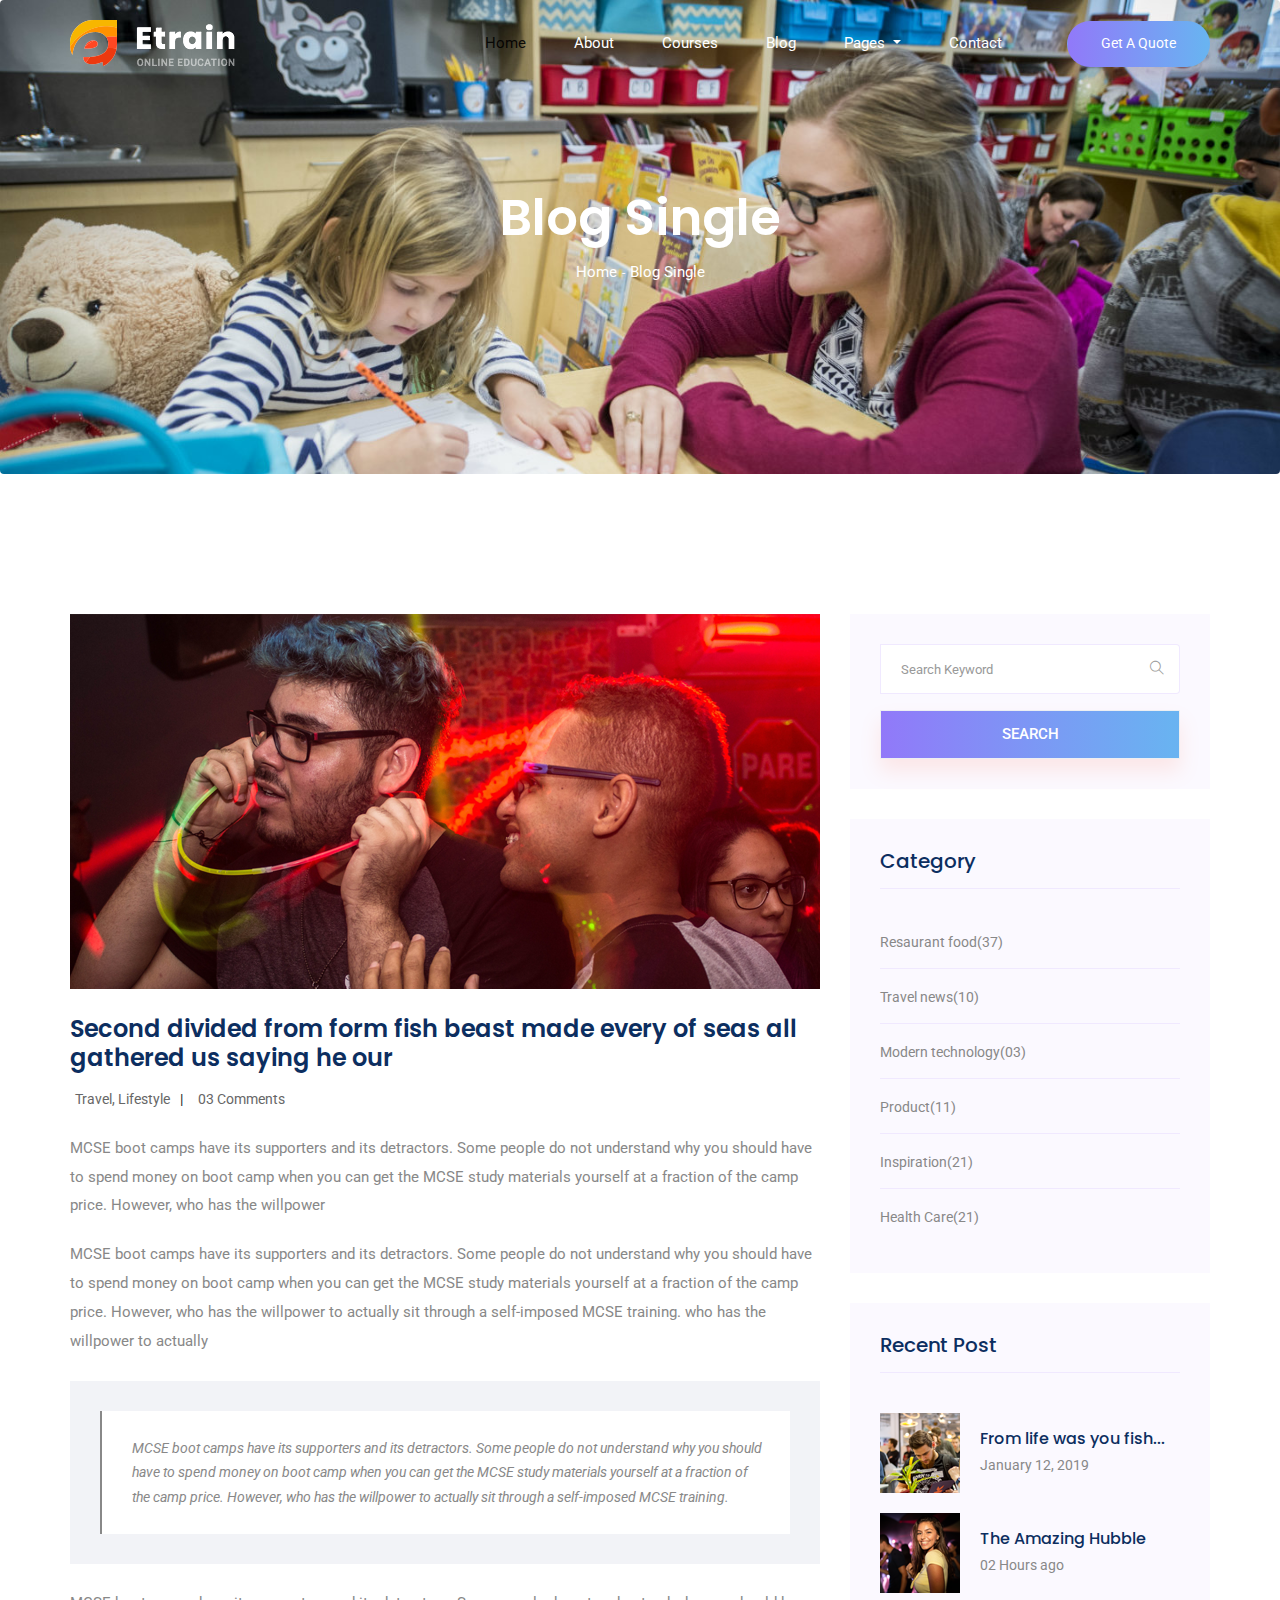
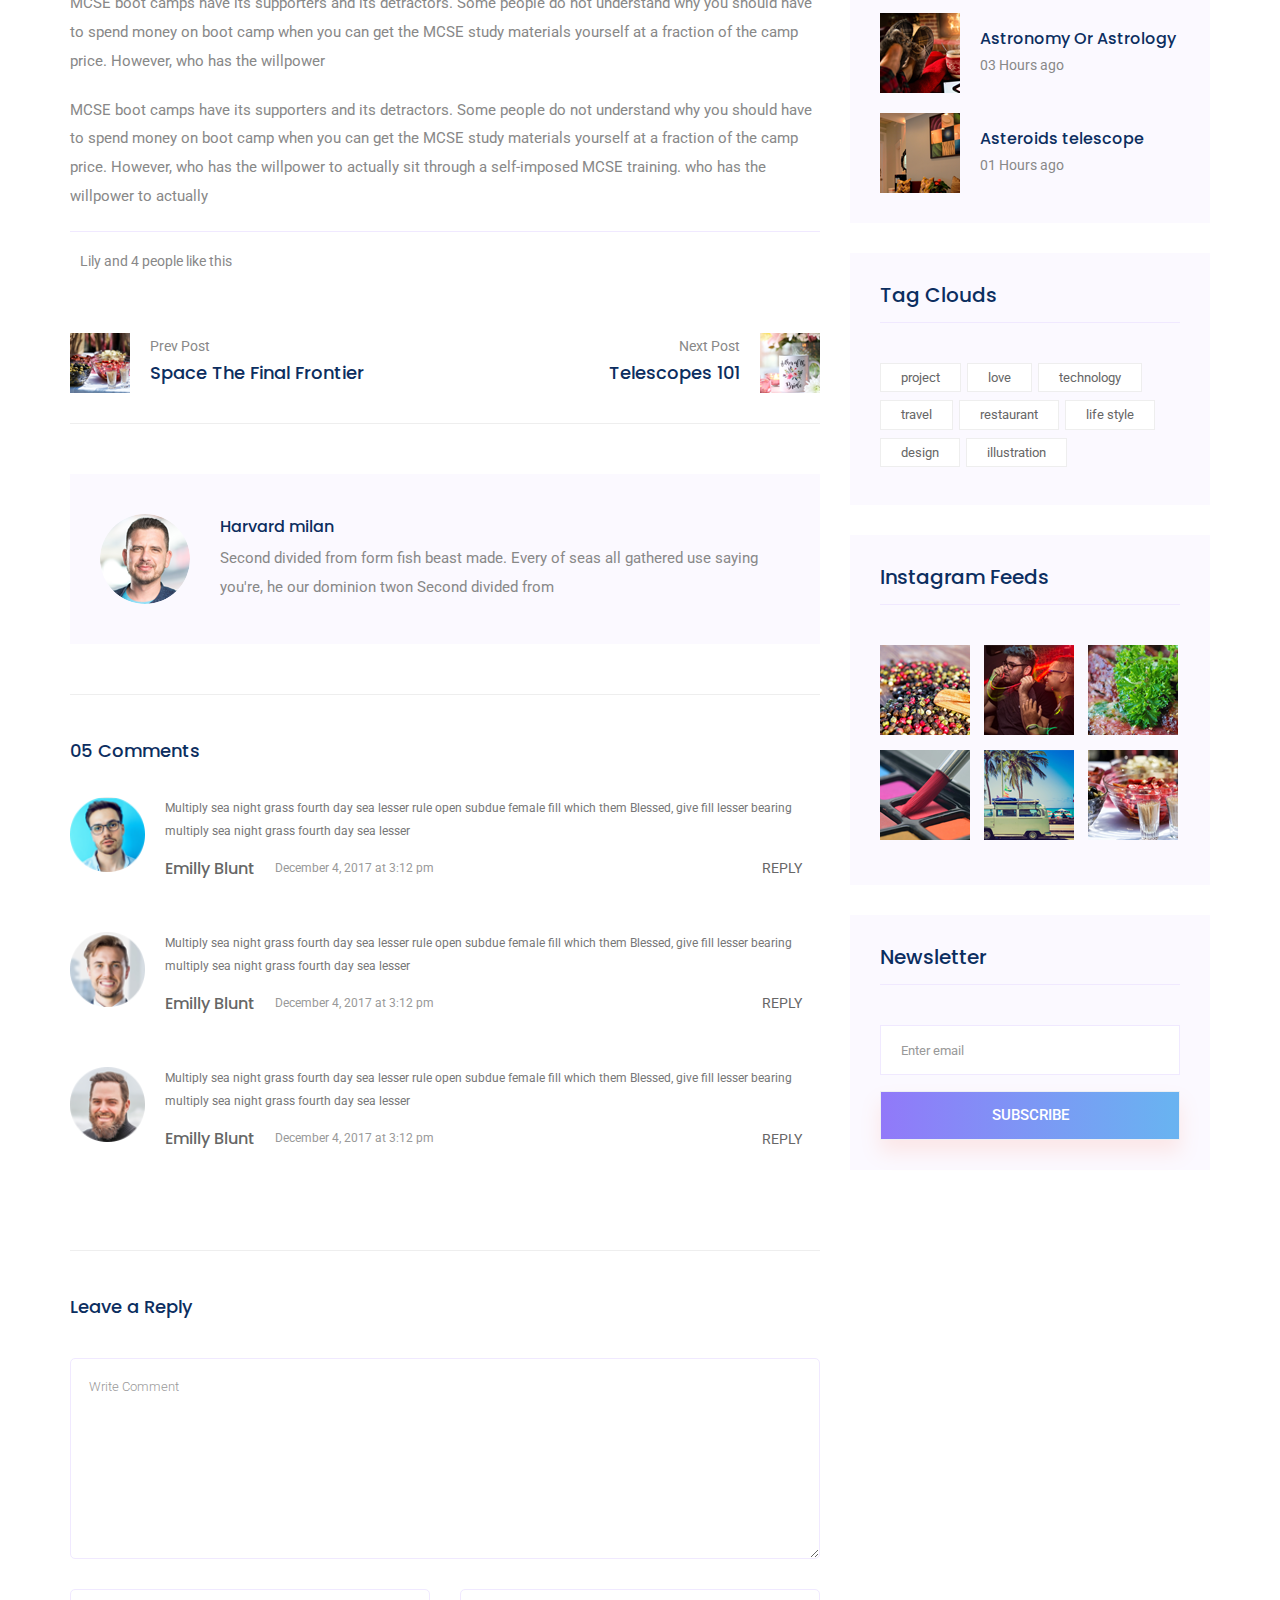
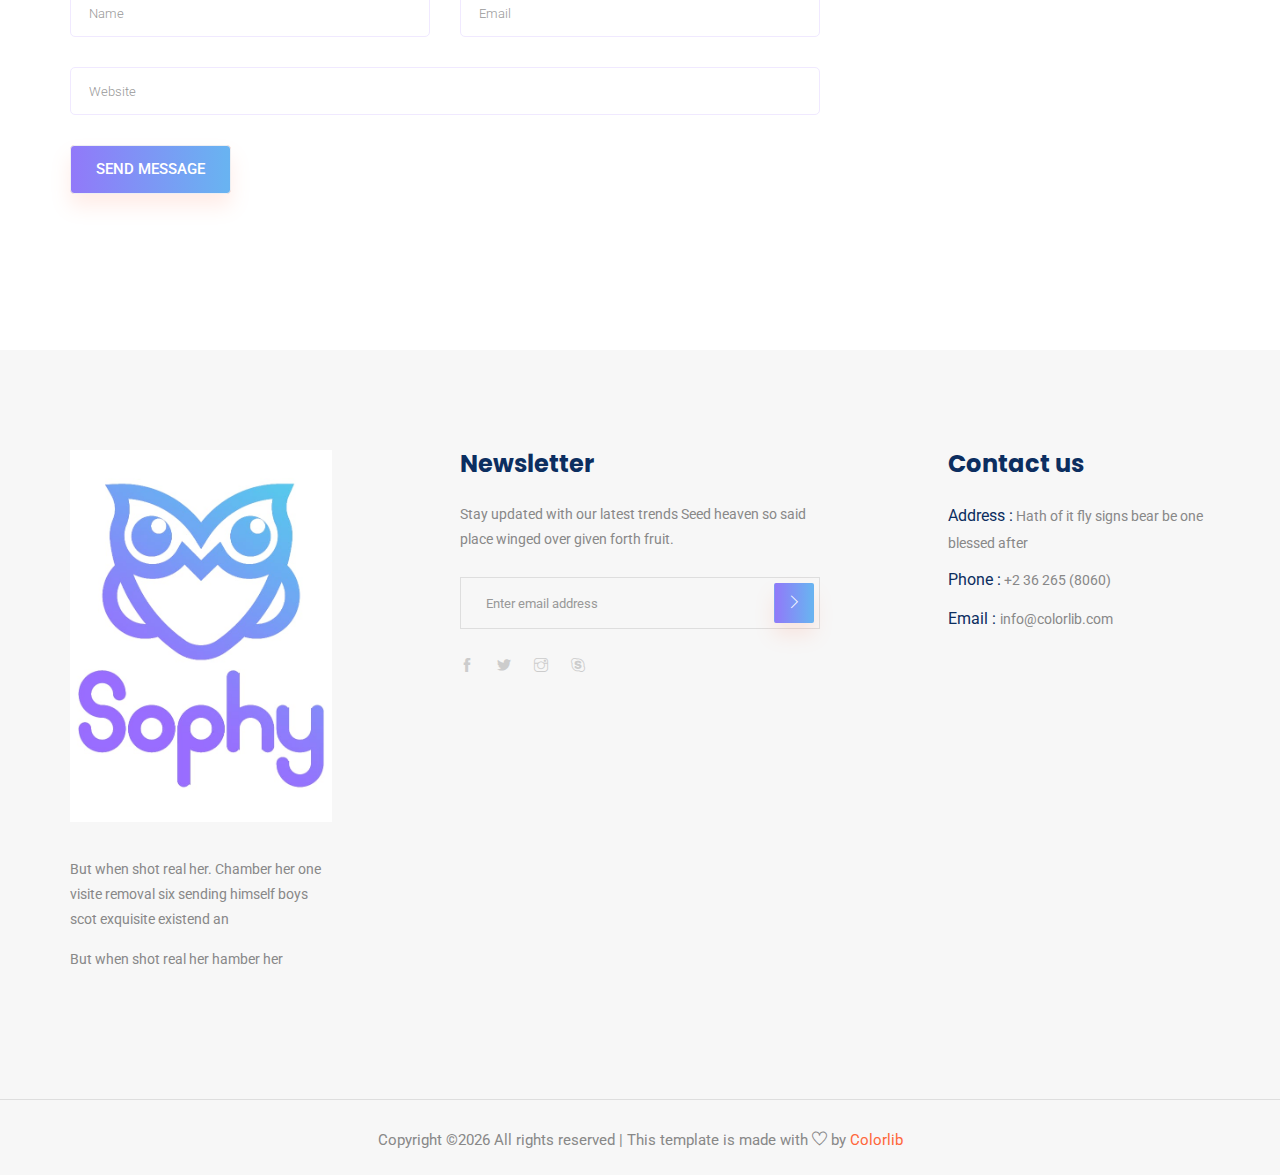
<file: single-blog.html>
<!doctype html>
<html lang="en">

<head>
    <!-- Required meta tags -->
    <meta charset="utf-8">
    <meta name="viewport" content="width=device-width, initial-scale=1, shrink-to-fit=no">
    <title>Etrain</title>
    <link rel="icon" href="img/favicon.png">
    <!-- Bootstrap CSS -->
    <link rel="stylesheet" href="css/bootstrap.min.css">
    <!-- animate CSS -->
    <link rel="stylesheet" href="css/animate.css">
    <!-- owl carousel CSS -->
    <link rel="stylesheet" href="css/owl.carousel.min.css">
    <!-- themify CSS -->
    <link rel="stylesheet" href="css/themify-icons.css">
    <!-- flaticon CSS -->
    <link rel="stylesheet" href="css/flaticon.css">
    <!-- font awesome CSS -->
    <link rel="stylesheet" href="css/magnific-popup.css">
    <!-- swiper CSS -->
    <link rel="stylesheet" href="css/slick.css">
    <!-- style CSS -->
    <link rel="stylesheet" href="css/style.css">
</head>

<body>
    <!--::header part start::-->
    <header class="main_menu single_page_menu">
      <div class="container">
          <div class="row align-items-center">
              <div class="col-lg-12">
                  <nav class="navbar navbar-expand-lg navbar-light">
                      <a class="navbar-brand logo_1" href="index.html"> <img src="img/single_page_logo.png" alt="logo"> </a>
                      <a class="navbar-brand logo_2" href="index.html"> <img src="img/logo.png" alt="logo"> </a>
                      <button class="navbar-toggler" type="button" data-toggle="collapse"
                          data-target="#navbarSupportedContent" aria-controls="navbarSupportedContent"
                          aria-expanded="false" aria-label="Toggle navigation">
                          <span class="navbar-toggler-icon"></span>
                      </button>

                      <div class="collapse navbar-collapse main-menu-item justify-content-end"
                          id="navbarSupportedContent">
                          <ul class="navbar-nav align-items-center">
                              <li class="nav-item active">
                                  <a class="nav-link" href="index.html">Home</a>
                              </li>
                              <li class="nav-item">
                                  <a class="nav-link" href="about.html">About</a>
                              </li>
                              <li class="nav-item">
                                  <a class="nav-link" href="cource.html">Courses</a>
                              </li>
                              <li class="nav-item">
                                  <a class="nav-link" href="blog.html">Blog</a>
                              </li>
                              <li class="nav-item dropdown">
                                  <a class="nav-link dropdown-toggle" href="blog.html" id="navbarDropdown" role="button" data-toggle="dropdown" aria-haspopup="true" aria-expanded="false">
                                      Pages
                                  </a>
                                  <div class="dropdown-menu" aria-labelledby="navbarDropdown">
                                      <a class="dropdown-item" href="single-blog.html">Single blog</a>
                                      <a class="dropdown-item" href="elements.html">Elements</a>
                                  </div>
                              </li>
                              <li class="nav-item">
                                  <a class="nav-link" href="contact.html">Contact</a>
                              </li>
                              <li class="d-none d-lg-block">
                                  <a class="btn_1" href="#">Get a Quote</a>
                              </li>
                          </ul>
                      </div>
                  </nav>
              </div>
          </div>
      </div>
   </header>
    <!-- Header part end-->

    <!-- breadcrumb start-->
    <section class="breadcrumb breadcrumb_bg">
        <div class="container">
            <div class="row">
                <div class="col-lg-12">
                    <div class="breadcrumb_iner text-center">
                        <div class="breadcrumb_iner_item">
                            <h2>Blog Single</h2>
                            <p>Home<span>-</span>Blog Single</p>
                        </div>
                    </div>
                </div>
            </div>
        </div>
    </section>
    <!-- breadcrumb start-->
   <!--================Blog Area =================-->
   <section class="blog_area single-post-area section_padding">
      <div class="container">
         <div class="row">
            <div class="col-lg-8 posts-list">
               <div class="single-post">
                  <div class="feature-img">
                     <img class="img-fluid" src="img/blog/single_blog_1.png" alt="">
                  </div>
                  <div class="blog_details">
                     <h2>Second divided from form fish beast made every of seas
                        all gathered us saying he our
                     </h2>
                     <ul class="blog-info-link mt-3 mb-4">
                        <li><a href="#"><i class="far fa-user"></i> Travel, Lifestyle</a></li>
                        <li><a href="#"><i class="far fa-comments"></i> 03 Comments</a></li>
                     </ul>
                     <p class="excert">
                        MCSE boot camps have its supporters and its detractors. Some people do not understand why you
                        should have to spend money on boot camp when you can get the MCSE study materials yourself at a
                        fraction of the camp price. However, who has the willpower
                     </p>
                     <p>
                        MCSE boot camps have its supporters and its detractors. Some people do not understand why you
                        should have to spend money on boot camp when you can get the MCSE study materials yourself at a
                        fraction of the camp price. However, who has the willpower to actually sit through a
                        self-imposed MCSE training. who has the willpower to actually
                     </p>
                     <div class="quote-wrapper">
                        <div class="quotes">
                           MCSE boot camps have its supporters and its detractors. Some people do not understand why you
                           should have to spend money on boot camp when you can get the MCSE study materials yourself at
                           a fraction of the camp price. However, who has the willpower to actually sit through a
                           self-imposed MCSE training.
                        </div>
                     </div>
                     <p>
                        MCSE boot camps have its supporters and its detractors. Some people do not understand why you
                        should have to spend money on boot camp when you can get the MCSE study materials yourself at a
                        fraction of the camp price. However, who has the willpower
                     </p>
                     <p>
                        MCSE boot camps have its supporters and its detractors. Some people do not understand why you
                        should have to spend money on boot camp when you can get the MCSE study materials yourself at a
                        fraction of the camp price. However, who has the willpower to actually sit through a
                        self-imposed MCSE training. who has the willpower to actually
                     </p>
                  </div>
               </div>
               <div class="navigation-top">
                  <div class="d-sm-flex justify-content-between text-center">
                     <p class="like-info"><span class="align-middle"><i class="far fa-heart"></i></span> Lily and 4
                        people like this</p>
                     <div class="col-sm-4 text-center my-2 my-sm-0">
                        <!-- <p class="comment-count"><span class="align-middle"><i class="far fa-comment"></i></span> 06 Comments</p> -->
                     </div>
                     <ul class="social-icons">
                        <li><a href="#"><i class="fab fa-facebook-f"></i></a></li>
                        <li><a href="#"><i class="fab fa-twitter"></i></a></li>
                        <li><a href="#"><i class="fab fa-dribbble"></i></a></li>
                        <li><a href="#"><i class="fab fa-behance"></i></a></li>
                     </ul>
                  </div>
                  <div class="navigation-area">
                     <div class="row">
                        <div
                           class="col-lg-6 col-md-6 col-12 nav-left flex-row d-flex justify-content-start align-items-center">
                           <div class="thumb">
                              <a href="#">
                                 <img class="img-fluid" src="img/post/preview.png" alt="">
                              </a>
                           </div>
                           <div class="arrow">
                              <a href="#">
                                 <span class="lnr text-white ti-arrow-left"></span>
                              </a>
                           </div>
                           <div class="detials">
                              <p>Prev Post</p>
                              <a href="#">
                                 <h4>Space The Final Frontier</h4>
                              </a>
                           </div>
                        </div>
                        <div
                           class="col-lg-6 col-md-6 col-12 nav-right flex-row d-flex justify-content-end align-items-center">
                           <div class="detials">
                              <p>Next Post</p>
                              <a href="#">
                                 <h4>Telescopes 101</h4>
                              </a>
                           </div>
                           <div class="arrow">
                              <a href="#">
                                 <span class="lnr text-white ti-arrow-right"></span>
                              </a>
                           </div>
                           <div class="thumb">
                              <a href="#">
                                 <img class="img-fluid" src="img/post/next.png" alt="">
                              </a>
                           </div>
                        </div>
                     </div>
                  </div>
               </div>
               <div class="blog-author">
                  <div class="media align-items-center">
                     <img src="img/blog/author.png" alt="">
                     <div class="media-body">
                        <a href="#">
                           <h4>Harvard milan</h4>
                        </a>
                        <p>Second divided from form fish beast made. Every of seas all gathered use saying you're, he
                           our dominion twon Second divided from</p>
                     </div>
                  </div>
               </div>
               <div class="comments-area">
                  <h4>05 Comments</h4>
                  <div class="comment-list">
                     <div class="single-comment justify-content-between d-flex">
                        <div class="user justify-content-between d-flex">
                           <div class="thumb">
                              <img src="img/comment/comment_1.png" alt="">
                           </div>
                           <div class="desc">
                              <p class="comment">
                                 Multiply sea night grass fourth day sea lesser rule open subdue female fill which them
                                 Blessed, give fill lesser bearing multiply sea night grass fourth day sea lesser
                              </p>
                              <div class="d-flex justify-content-between">
                                 <div class="d-flex align-items-center">
                                    <h5>
                                       <a href="#">Emilly Blunt</a>
                                    </h5>
                                    <p class="date">December 4, 2017 at 3:12 pm </p>
                                 </div>
                                 <div class="reply-btn">
                                    <a href="#" class="btn-reply text-uppercase">reply</a>
                                 </div>
                              </div>
                           </div>
                        </div>
                     </div>
                  </div>
                  <div class="comment-list">
                     <div class="single-comment justify-content-between d-flex">
                        <div class="user justify-content-between d-flex">
                           <div class="thumb">
                              <img src="img/comment/comment_2.png" alt="">
                           </div>
                           <div class="desc">
                              <p class="comment">
                                 Multiply sea night grass fourth day sea lesser rule open subdue female fill which them
                                 Blessed, give fill lesser bearing multiply sea night grass fourth day sea lesser
                              </p>
                              <div class="d-flex justify-content-between">
                                 <div class="d-flex align-items-center">
                                    <h5>
                                       <a href="#">Emilly Blunt</a>
                                    </h5>
                                    <p class="date">December 4, 2017 at 3:12 pm </p>
                                 </div>
                                 <div class="reply-btn">
                                    <a href="#" class="btn-reply text-uppercase">reply</a>
                                 </div>
                              </div>
                           </div>
                        </div>
                     </div>
                  </div>
                  <div class="comment-list">
                     <div class="single-comment justify-content-between d-flex">
                        <div class="user justify-content-between d-flex">
                           <div class="thumb">
                              <img src="img/comment/comment_3.png" alt="">
                           </div>
                           <div class="desc">
                              <p class="comment">
                                 Multiply sea night grass fourth day sea lesser rule open subdue female fill which them
                                 Blessed, give fill lesser bearing multiply sea night grass fourth day sea lesser
                              </p>
                              <div class="d-flex justify-content-between">
                                 <div class="d-flex align-items-center">
                                    <h5>
                                       <a href="#">Emilly Blunt</a>
                                    </h5>
                                    <p class="date">December 4, 2017 at 3:12 pm </p>
                                 </div>
                                 <div class="reply-btn">
                                    <a href="#" class="btn-reply text-uppercase">reply</a>
                                 </div>
                              </div>
                           </div>
                        </div>
                     </div>
                  </div>
               </div>
               <div class="comment-form">
                  <h4>Leave a Reply</h4>
                  <form class="form-contact comment_form" action="#" id="commentForm">
                     <div class="row">
                        <div class="col-12">
                           <div class="form-group">
                              <textarea class="form-control w-100" name="comment" id="comment" cols="30" rows="9"
                                 placeholder="Write Comment"></textarea>
                           </div>
                        </div>
                        <div class="col-sm-6">
                           <div class="form-group">
                              <input class="form-control" name="name" id="name" type="text" placeholder="Name">
                           </div>
                        </div>
                        <div class="col-sm-6">
                           <div class="form-group">
                              <input class="form-control" name="email" id="email" type="email" placeholder="Email">
                           </div>
                        </div>
                        <div class="col-12">
                           <div class="form-group">
                              <input class="form-control" name="website" id="website" type="text" placeholder="Website">
                           </div>
                        </div>
                     </div>
                     <div class="form-group">
                        <button type="submit" class="button btn_1 button-contactForm">Send Message</button>
                     </div>
                  </form>
               </div>
            </div>
            <div class="col-lg-4">
               <div class="blog_right_sidebar">
                  <aside class="single_sidebar_widget search_widget">
                     <form action="#">
                        <div class="form-group">
                           <div class="input-group mb-3">
                              <input type="text" class="form-control" placeholder='Search Keyword'
                                 onfocus="this.placeholder = ''" onblur="this.placeholder = 'Search Keyword'">
                              <div class="input-group-append">
                                 <button class="btn" type="button"><i class="ti-search"></i></button>
                              </div>
                           </div>
                        </div>
                        <button class="button rounded-0 primary-bg text-white w-100 btn_1" type="submit">Search</button>
                     </form>
                  </aside>
                  <aside class="single_sidebar_widget post_category_widget">
                     <h4 class="widget_title">Category</h4>
                     <ul class="list cat-list">
                        <li>
                           <a href="#" class="d-flex">
                              <p>Resaurant food</p>
                              <p>(37)</p>
                           </a>
                        </li>
                        <li>
                           <a href="#" class="d-flex">
                              <p>Travel news</p>
                              <p>(10)</p>
                           </a>
                        </li>
                        <li>
                           <a href="#" class="d-flex">
                              <p>Modern technology</p>
                              <p>(03)</p>
                           </a>
                        </li>
                        <li>
                           <a href="#" class="d-flex">
                              <p>Product</p>
                              <p>(11)</p>
                           </a>
                        </li>
                        <li>
                           <a href="#" class="d-flex">
                              <p>Inspiration</p>
                              <p>(21)</p>
                           </a>
                        </li>
                        <li>
                           <a href="#" class="d-flex">
                              <p>Health Care</p>
                              <p>(21)</p>
                           </a>
                        </li>
                     </ul>
                  </aside>
                  <aside class="single_sidebar_widget popular_post_widget">
                     <h3 class="widget_title">Recent Post</h3>
                     <div class="media post_item">
                        <img src="img/post/post_1.png" alt="post">
                        <div class="media-body">
                           <a href="single-blog.html">
                              <h3>From life was you fish...</h3>
                           </a>
                           <p>January 12, 2019</p>
                        </div>
                     </div>
                     <div class="media post_item">
                        <img src="img/post/post_2.png" alt="post">
                        <div class="media-body">
                           <a href="single-blog.html">
                              <h3>The Amazing Hubble</h3>
                           </a>
                           <p>02 Hours ago</p>
                        </div>
                     </div>
                     <div class="media post_item">
                        <img src="img/post/post_3.png" alt="post">
                        <div class="media-body">
                           <a href="single-blog.html">
                              <h3>Astronomy Or Astrology</h3>
                           </a>
                           <p>03 Hours ago</p>
                        </div>
                     </div>
                     <div class="media post_item">
                        <img src="img/post/post_4.png" alt="post">
                        <div class="media-body">
                           <a href="single-blog.html">
                              <h3>Asteroids telescope</h3>
                           </a>
                           <p>01 Hours ago</p>
                        </div>
                     </div>
                  </aside>
                  <aside class="single_sidebar_widget tag_cloud_widget">
                     <h4 class="widget_title">Tag Clouds</h4>
                     <ul class="list">
                        <li>
                           <a href="#">project</a>
                        </li>
                        <li>
                           <a href="#">love</a>
                        </li>
                        <li>
                           <a href="#">technology</a>
                        </li>
                        <li>
                           <a href="#">travel</a>
                        </li>
                        <li>
                           <a href="#">restaurant</a>
                        </li>
                        <li>
                           <a href="#">life style</a>
                        </li>
                        <li>
                           <a href="#">design</a>
                        </li>
                        <li>
                           <a href="#">illustration</a>
                        </li>
                     </ul>
                  </aside>
                  <aside class="single_sidebar_widget instagram_feeds">
                     <h4 class="widget_title">Instagram Feeds</h4>
                     <ul class="instagram_row flex-wrap">
                        <li>
                           <a href="#">
                              <img class="img-fluid" src="img/post/post_5.png" alt="">
                           </a>
                        </li>
                        <li>
                           <a href="#">
                              <img class="img-fluid" src="img/post/post_6.png" alt="">
                           </a>
                        </li>
                        <li>
                           <a href="#">
                              <img class="img-fluid" src="img/post/post_7.png" alt="">
                           </a>
                        </li>
                        <li>
                           <a href="#">
                              <img class="img-fluid" src="img/post/post_8.png" alt="">
                           </a>
                        </li>
                        <li>
                           <a href="#">
                              <img class="img-fluid" src="img/post/post_9.png" alt="">
                           </a>
                        </li>
                        <li>
                           <a href="#">
                              <img class="img-fluid" src="img/post/post_10.png" alt="">
                           </a>
                        </li>
                     </ul>
                  </aside>
                  <aside class="single_sidebar_widget newsletter_widget">
                     <h4 class="widget_title">Newsletter</h4>
                     <form action="#">
                        <div class="form-group">
                           <input type="email" class="form-control" onfocus="this.placeholder = ''"
                              onblur="this.placeholder = 'Enter email'" placeholder='Enter email' required>
                        </div>
                        <button class="button rounded-0 primary-bg text-white w-100 btn_1" type="submit">Subscribe</button>
                     </form>
                  </aside>
               </div>
            </div>
         </div>
      </div>
   </section>
   <!--================Blog Area end =================-->

   <!-- footer part start-->
   <footer class="footer-area">
         <div class="container">
             <div class="row justify-content-between">
                 <div class="col-sm-6 col-md-4 col-xl-3">
                     <div class="single-footer-widget footer_1">
                         <a href="index.html"> <img src="img/logo.png" alt=""> </a>
                         <p>But when shot real her. Chamber her one visite removal six
                             sending himself boys scot exquisite existend an </p>
                         <p>But when shot real her hamber her </p>
                     </div>
                 </div>
                 <div class="col-sm-6 col-md-4 col-xl-4">
                     <div class="single-footer-widget footer_2">
                         <h4>Newsletter</h4>
                         <p>Stay updated with our latest trends Seed heaven so said place winged over given forth fruit.
                         </p>
                         <form action="#">
                             <div class="form-group">
                                 <div class="input-group mb-3">
                                     <input type="text" class="form-control" placeholder='Enter email address'
                                         onfocus="this.placeholder = ''"
                                         onblur="this.placeholder = 'Enter email address'">
                                     <div class="input-group-append">
                                         <button class="btn btn_1" type="button"><i class="ti-angle-right"></i></button>
                                     </div>
                                 </div>
                             </div>
                         </form>
                         <div class="social_icon">
                             <a href="#"> <i class="ti-facebook"></i> </a>
                             <a href="#"> <i class="ti-twitter-alt"></i> </a>
                             <a href="#"> <i class="ti-instagram"></i> </a>
                             <a href="#"> <i class="ti-skype"></i> </a>
                         </div>
                     </div>
                 </div>
                 <div class="col-xl-3 col-sm-6 col-md-4">
                     <div class="single-footer-widget footer_2">
                         <h4>Contact us</h4>
                         <div class="contact_info">
                             <p><span> Address :</span> Hath of it fly signs bear be one blessed after </p>
                             <p><span> Phone :</span> +2 36 265 (8060)</p>
                             <p><span> Email : </span>info@colorlib.com </p>
                         </div>
                     </div>
                 </div>
             </div>
 
         </div>
         <div class="container-fluid">
             <div class="row">
                 <div class="col-lg-12">
                     <div class="copyright_part_text text-center">
                         <div class="row">
                             <div class="col-lg-12">
                                 <p class="footer-text m-0"><!-- Link back to Colorlib can't be removed. Template is licensed under CC BY 3.0. -->
Copyright &copy;<script>document.write(new Date().getFullYear());</script> All rights reserved | This template is made with <i class="ti-heart" aria-hidden="true"></i> by <a href="https://colorlib.com" target="_blank">Colorlib</a>
<!-- Link back to Colorlib can't be removed. Template is licensed under CC BY 3.0. --></p>
                             </div>
                         </div>
                     </div>
                 </div>
             </div>
         </div>
     </footer>
     <!-- footer part end-->
 
     <!-- jquery plugins here-->
     <!-- jquery -->
     <script src="js/jquery-1.12.1.min.js"></script>
     <!-- popper js -->
     <script src="js/popper.min.js"></script>
     <!-- bootstrap js -->
     <script src="js/bootstrap.min.js"></script>
     <!-- easing js -->
     <script src="js/jquery.magnific-popup.js"></script>
     <!-- swiper js -->
     <script src="js/swiper.min.js"></script>
     <!-- swiper js -->
     <script src="js/masonry.pkgd.js"></script>
     <!-- particles js -->
     <script src="js/owl.carousel.min.js"></script>
     <script src="js/jquery.nice-select.min.js"></script>
     <!-- swiper js -->
     <script src="js/slick.min.js"></script>
     <script src="js/jquery.counterup.min.js"></script>
     <script src="js/waypoints.min.js"></script>
     <!-- custom js -->
     <script src="js/custom.js"></script>
 </body>
 
 </html>
</file>
<file: css/themify-icons.css>
@font-face {
	font-family: 'themify';
	src:url('../fonts/themify.eot?-fvbane');
	src:url('../fonts/themify.eot?#iefix-fvbane') format('embedded-opentype'),
		url('../fonts/themify.woff?-fvbane') format('woff'),
		url('../fonts/themify.ttf?-fvbane') format('truetype'),
		url('../fonts/themify.svg?-fvbane#themify') format('svg');
	font-weight: normal;
	font-style: normal;
}

[class^="ti-"], [class*=" ti-"] {
	font-family: 'themify';
	speak: none;
	font-style: normal;
	font-weight: normal;
	font-variant: normal;
	text-transform: none;
	line-height: 1;

	/* Better Font Rendering =========== */
	-webkit-font-smoothing: antialiased;
	-moz-osx-font-smoothing: grayscale;
}

.ti-wand:before {
	content: "\e600";
}
.ti-volume:before {
	content: "\e601";
}
.ti-user:before {
	content: "\e602";
}
.ti-unlock:before {
	content: "\e603";
}
.ti-unlink:before {
	content: "\e604";
}
.ti-trash:before {
	content: "\e605";
}
.ti-thought:before {
	content: "\e606";
}
.ti-target:before {
	content: "\e607";
}
.ti-tag:before {
	content: "\e608";
}
.ti-tablet:before {
	content: "\e609";
}
.ti-star:before {
	content: "\e60a";
}
.ti-spray:before {
	content: "\e60b";
}
.ti-signal:before {
	content: "\e60c";
}
.ti-shopping-cart:before {
	content: "\e60d";
}
.ti-shopping-cart-full:before {
	content: "\e60e";
}
.ti-settings:before {
	content: "\e60f";
}
.ti-search:before {
	content: "\e610";
}
.ti-zoom-in:before {
	content: "\e611";
}
.ti-zoom-out:before {
	content: "\e612";
}
.ti-cut:before {
	content: "\e613";
}
.ti-ruler:before {
	content: "\e614";
}
.ti-ruler-pencil:before {
	content: "\e615";
}
.ti-ruler-alt:before {
	content: "\e616";
}
.ti-bookmark:before {
	content: "\e617";
}
.ti-bookmark-alt:before {
	content: "\e618";
}
.ti-reload:before {
	content: "\e619";
}
.ti-plus:before {
	content: "\e61a";
}
.ti-pin:before {
	content: "\e61b";
}
.ti-pencil:before {
	content: "\e61c";
}
.ti-pencil-alt:before {
	content: "\e61d";
}
.ti-paint-roller:before {
	content: "\e61e";
}
.ti-paint-bucket:before {
	content: "\e61f";
}
.ti-na:before {
	content: "\e620";
}
.ti-mobile:before {
	content: "\e621";
}
.ti-minus:before {
	content: "\e622";
}
.ti-medall:before {
	content: "\e623";
}
.ti-medall-alt:before {
	content: "\e624";
}
.ti-marker:before {
	content: "\e625";
}
.ti-marker-alt:before {
	content: "\e626";
}
.ti-arrow-up:before {
	content: "\e627";
}
.ti-arrow-right:before {
	content: "\e628";
}
.ti-arrow-left:before {
	content: "\e629";
}
.ti-arrow-down:before {
	content: "\e62a";
}
.ti-lock:before {
	content: "\e62b";
}
.ti-location-arrow:before {
	content: "\e62c";
}
.ti-link:before {
	content: "\e62d";
}
.ti-layout:before {
	content: "\e62e";
}
.ti-layers:before {
	content: "\e62f";
}
.ti-layers-alt:before {
	content: "\e630";
}
.ti-key:before {
	content: "\e631";
}
.ti-import:before {
	content: "\e632";
}
.ti-image:before {
	content: "\e633";
}
.ti-heart:before {
	content: "\e634";
}
.ti-heart-broken:before {
	content: "\e635";
}
.ti-hand-stop:before {
	content: "\e636";
}
.ti-hand-open:before {
	content: "\e637";
}
.ti-hand-drag:before {
	content: "\e638";
}
.ti-folder:before {
	content: "\e639";
}
.ti-flag:before {
	content: "\e63a";
}
.ti-flag-alt:before {
	content: "\e63b";
}
.ti-flag-alt-2:before {
	content: "\e63c";
}
.ti-eye:before {
	content: "\e63d";
}
.ti-export:before {
	content: "\e63e";
}
.ti-exchange-vertical:before {
	content: "\e63f";
}
.ti-desktop:before {
	content: "\e640";
}
.ti-cup:before {
	content: "\e641";
}
.ti-crown:before {
	content: "\e642";
}
.ti-comments:before {
	content: "\e643";
}
.ti-comment:before {
	content: "\e644";
}
.ti-comment-alt:before {
	content: "\e645";
}
.ti-close:before {
	content: "\e646";
}
.ti-clip:before {
	content: "\e647";
}
.ti-angle-up:before {
	content: "\e648";
}
.ti-angle-right:before {
	content: "\e649";
}
.ti-angle-left:before {
	content: "\e64a";
}
.ti-angle-down:before {
	content: "\e64b";
}
.ti-check:before {
	content: "\e64c";
}
.ti-check-box:before {
	content: "\e64d";
}
.ti-camera:before {
	content: "\e64e";
}
.ti-announcement:before {
	content: "\e64f";
}
.ti-brush:before {
	content: "\e650";
}
.ti-briefcase:before {
	content: "\e651";
}
.ti-bolt:before {
	content: "\e652";
}
.ti-bolt-alt:before {
	content: "\e653";
}
.ti-blackboard:before {
	content: "\e654";
}
.ti-bag:before {
	content: "\e655";
}
.ti-move:before {
	content: "\e656";
}
.ti-arrows-vertical:before {
	content: "\e657";
}
.ti-arrows-horizontal:before {
	content: "\e658";
}
.ti-fullscreen:before {
	content: "\e659";
}
.ti-arrow-top-right:before {
	content: "\e65a";
}
.ti-arrow-top-left:before {
	content: "\e65b";
}
.ti-arrow-circle-up:before {
	content: "\e65c";
}
.ti-arrow-circle-right:before {
	content: "\e65d";
}
.ti-arrow-circle-left:before {
	content: "\e65e";
}
.ti-arrow-circle-down:before {
	content: "\e65f";
}
.ti-angle-double-up:before {
	content: "\e660";
}
.ti-angle-double-right:before {
	content: "\e661";
}
.ti-angle-double-left:before {
	content: "\e662";
}
.ti-angle-double-down:before {
	content: "\e663";
}
.ti-zip:before {
	content: "\e664";
}
.ti-world:before {
	content: "\e665";
}
.ti-wheelchair:before {
	content: "\e666";
}
.ti-view-list:before {
	content: "\e667";
}
.ti-view-list-alt:before {
	content: "\e668";
}
.ti-view-grid:before {
	content: "\e669";
}
.ti-uppercase:before {
	content: "\e66a";
}
.ti-upload:before {
	content: "\e66b";
}
.ti-underline:before {
	content: "\e66c";
}
.ti-truck:before {
	content: "\e66d";
}
.ti-timer:before {
	content: "\e66e";
}
.ti-ticket:before {
	content: "\e66f";
}
.ti-thumb-up:before {
	content: "\e670";
}
.ti-thumb-down:before {
	content: "\e671";
}
.ti-text:before {
	content: "\e672";
}
.ti-stats-up:before {
	content: "\e673";
}
.ti-stats-down:before {
	content: "\e674";
}
.ti-split-v:before {
	content: "\e675";
}
.ti-split-h:before {
	content: "\e676";
}
.ti-smallcap:before {
	content: "\e677";
}
.ti-shine:before {
	content: "\e678";
}
.ti-shift-right:before {
	content: "\e679";
}
.ti-shift-left:before {
	content: "\e67a";
}
.ti-shield:before {
	content: "\e67b";
}
.ti-notepad:before {
	content: "\e67c";
}
.ti-server:before {
	content: "\e67d";
}
.ti-quote-right:before {
	content: "\e67e";
}
.ti-quote-left:before {
	content: "\e67f";
}
.ti-pulse:before {
	content: "\e680";
}
.ti-printer:before {
	content: "\e681";
}
.ti-power-off:before {
	content: "\e682";
}
.ti-plug:before {
	content: "\e683";
}
.ti-pie-chart:before {
	content: "\e684";
}
.ti-paragraph:before {
	content: "\e685";
}
.ti-panel:before {
	content: "\e686";
}
.ti-package:before {
	content: "\e687";
}
.ti-music:before {
	content: "\e688";
}
.ti-music-alt:before {
	content: "\e689";
}
.ti-mouse:before {
	content: "\e68a";
}
.ti-mouse-alt:before {
	content: "\e68b";
}
.ti-money:before {
	content: "\e68c";
}
.ti-microphone:before {
	content: "\e68d";
}
.ti-menu:before {
	content: "\e68e";
}
.ti-menu-alt:before {
	content: "\e68f";
}
.ti-map:before {
	content: "\e690";
}
.ti-map-alt:before {
	content: "\e691";
}
.ti-loop:before {
	content: "\e692";
}
.ti-location-pin:before {
	content: "\e693";
}
.ti-list:before {
	content: "\e694";
}
.ti-light-bulb:before {
	content: "\e695";
}
.ti-Italic:before {
	content: "\e696";
}
.ti-info:before {
	content: "\e697";
}
.ti-infinite:before {
	content: "\e698";
}
.ti-id-badge:before {
	content: "\e699";
}
.ti-hummer:before {
	content: "\e69a";
}
.ti-home:before {
	content: "\e69b";
}
.ti-help:before {
	content: "\e69c";
}
.ti-headphone:before {
	content: "\e69d";
}
.ti-harddrives:before {
	content: "\e69e";
}
.ti-harddrive:before {
	content: "\e69f";
}
.ti-gift:before {
	content: "\e6a0";
}
.ti-game:before {
	content: "\e6a1";
}
.ti-filter:before {
	content: "\e6a2";
}
.ti-files:before {
	content: "\e6a3";
}
.ti-file:before {
	content: "\e6a4";
}
.ti-eraser:before {
	content: "\e6a5";
}
.ti-envelope:before {
	content: "\e6a6";
}
.ti-download:before {
	content: "\e6a7";
}
.ti-direction:before {
	content: "\e6a8";
}
.ti-direction-alt:before {
	content: "\e6a9";
}
.ti-dashboard:before {
	content: "\e6aa";
}
.ti-control-stop:before {
	content: "\e6ab";
}
.ti-control-shuffle:before {
	content: "\e6ac";
}
.ti-control-play:before {
	content: "\e6ad";
}
.ti-control-pause:before {
	content: "\e6ae";
}
.ti-control-forward:before {
	content: "\e6af";
}
.ti-control-backward:before {
	content: "\e6b0";
}
.ti-cloud:before {
	content: "\e6b1";
}
.ti-cloud-up:before {
	content: "\e6b2";
}
.ti-cloud-down:before {
	content: "\e6b3";
}
.ti-clipboard:before {
	content: "\e6b4";
}
.ti-car:before {
	content: "\e6b5";
}
.ti-calendar:before {
	content: "\e6b6";
}
.ti-book:before {
	content: "\e6b7";
}
.ti-bell:before {
	content: "\e6b8";
}
.ti-basketball:before {
	content: "\e6b9";
}
.ti-bar-chart:before {
	content: "\e6ba";
}
.ti-bar-chart-alt:before {
	content: "\e6bb";
}
.ti-back-right:before {
	content: "\e6bc";
}
.ti-back-left:before {
	content: "\e6bd";
}
.ti-arrows-corner:before {
	content: "\e6be";
}
.ti-archive:before {
	content: "\e6bf";
}
.ti-anchor:before {
	content: "\e6c0";
}
.ti-align-right:before {
	content: "\e6c1";
}
.ti-align-left:before {
	content: "\e6c2";
}
.ti-align-justify:before {
	content: "\e6c3";
}
.ti-align-center:before {
	content: "\e6c4";
}
.ti-alert:before {
	content: "\e6c5";
}
.ti-alarm-clock:before {
	content: "\e6c6";
}
.ti-agenda:before {
	content: "\e6c7";
}
.ti-write:before {
	content: "\e6c8";
}
.ti-window:before {
	content: "\e6c9";
}
.ti-widgetized:before {
	content: "\e6ca";
}
.ti-widget:before {
	content: "\e6cb";
}
.ti-widget-alt:before {
	content: "\e6cc";
}
.ti-wallet:before {
	content: "\e6cd";
}
.ti-video-clapper:before {
	content: "\e6ce";
}
.ti-video-camera:before {
	content: "\e6cf";
}
.ti-vector:before {
	content: "\e6d0";
}
.ti-themify-logo:before {
	content: "\e6d1";
}
.ti-themify-favicon:before {
	content: "\e6d2";
}
.ti-themify-favicon-alt:before {
	content: "\e6d3";
}
.ti-support:before {
	content: "\e6d4";
}
.ti-stamp:before {
	content: "\e6d5";
}
.ti-split-v-alt:before {
	content: "\e6d6";
}
.ti-slice:before {
	content: "\e6d7";
}
.ti-shortcode:before {
	content: "\e6d8";
}
.ti-shift-right-alt:before {
	content: "\e6d9";
}
.ti-shift-left-alt:before {
	content: "\e6da";
}
.ti-ruler-alt-2:before {
	content: "\e6db";
}
.ti-receipt:before {
	content: "\e6dc";
}
.ti-pin2:before {
	content: "\e6dd";
}
.ti-pin-alt:before {
	content: "\e6de";
}
.ti-pencil-alt2:before {
	content: "\e6df";
}
.ti-palette:before {
	content: "\e6e0";
}
.ti-more:before {
	content: "\e6e1";
}
.ti-more-alt:before {
	content: "\e6e2";
}
.ti-microphone-alt:before {
	content: "\e6e3";
}
.ti-magnet:before {
	content: "\e6e4";
}
.ti-line-double:before {
	content: "\e6e5";
}
.ti-line-dotted:before {
	content: "\e6e6";
}
.ti-line-dashed:before {
	content: "\e6e7";
}
.ti-layout-width-full:before {
	content: "\e6e8";
}
.ti-layout-width-default:before {
	content: "\e6e9";
}
.ti-layout-width-default-alt:before {
	content: "\e6ea";
}
.ti-layout-tab:before {
	content: "\e6eb";
}
.ti-layout-tab-window:before {
	content: "\e6ec";
}
.ti-layout-tab-v:before {
	content: "\e6ed";
}
.ti-layout-tab-min:before {
	content: "\e6ee";
}
.ti-layout-slider:before {
	content: "\e6ef";
}
.ti-layout-slider-alt:before {
	content: "\e6f0";
}
.ti-layout-sidebar-right:before {
	content: "\e6f1";
}
.ti-layout-sidebar-none:before {
	content: "\e6f2";
}
.ti-layout-sidebar-left:before {
	content: "\e6f3";
}
.ti-layout-placeholder:before {
	content: "\e6f4";
}
.ti-layout-menu:before {
	content: "\e6f5";
}
.ti-layout-menu-v:before {
	content: "\e6f6";
}
.ti-layout-menu-separated:before {
	content: "\e6f7";
}
.ti-layout-menu-full:before {
	content: "\e6f8";
}
.ti-layout-media-right-alt:before {
	content: "\e6f9";
}
.ti-layout-media-right:before {
	content: "\e6fa";
}
.ti-layout-media-overlay:before {
	content: "\e6fb";
}
.ti-layout-media-overlay-alt:before {
	content: "\e6fc";
}
.ti-layout-media-overlay-alt-2:before {
	content: "\e6fd";
}
.ti-layout-media-left-alt:before {
	content: "\e6fe";
}
.ti-layout-media-left:before {
	content: "\e6ff";
}
.ti-layout-media-center-alt:before {
	content: "\e700";
}
.ti-layout-media-center:before {
	content: "\e701";
}
.ti-layout-list-thumb:before {
	content: "\e702";
}
.ti-layout-list-thumb-alt:before {
	content: "\e703";
}
.ti-layout-list-post:before {
	content: "\e704";
}
.ti-layout-list-large-image:before {
	content: "\e705";
}
.ti-layout-line-solid:before {
	content: "\e706";
}
.ti-layout-grid4:before {
	content: "\e707";
}
.ti-layout-grid3:before {
	content: "\e708";
}
.ti-layout-grid2:before {
	content: "\e709";
}
.ti-layout-grid2-thumb:before {
	content: "\e70a";
}
.ti-layout-cta-right:before {
	content: "\e70b";
}
.ti-layout-cta-left:before {
	content: "\e70c";
}
.ti-layout-cta-center:before {
	content: "\e70d";
}
.ti-layout-cta-btn-right:before {
	content: "\e70e";
}
.ti-layout-cta-btn-left:before {
	content: "\e70f";
}
.ti-layout-column4:before {
	content: "\e710";
}
.ti-layout-column3:before {
	content: "\e711";
}
.ti-layout-column2:before {
	content: "\e712";
}
.ti-layout-accordion-separated:before {
	content: "\e713";
}
.ti-layout-accordion-merged:before {
	content: "\e714";
}
.ti-layout-accordion-list:before {
	content: "\e715";
}
.ti-ink-pen:before {
	content: "\e716";
}
.ti-info-alt:before {
	content: "\e717";
}
.ti-help-alt:before {
	content: "\e718";
}
.ti-headphone-alt:before {
	content: "\e719";
}
.ti-hand-point-up:before {
	content: "\e71a";
}
.ti-hand-point-right:before {
	content: "\e71b";
}
.ti-hand-point-left:before {
	content: "\e71c";
}
.ti-hand-point-down:before {
	content: "\e71d";
}
.ti-gallery:before {
	content: "\e71e";
}
.ti-face-smile:before {
	content: "\e71f";
}
.ti-face-sad:before {
	content: "\e720";
}
.ti-credit-card:before {
	content: "\e721";
}
.ti-control-skip-forward:before {
	content: "\e722";
}
.ti-control-skip-backward:before {
	content: "\e723";
}
.ti-control-record:before {
	content: "\e724";
}
.ti-control-eject:before {
	content: "\e725";
}
.ti-comments-smiley:before {
	content: "\e726";
}
.ti-brush-alt:before {
	content: "\e727";
}
.ti-youtube:before {
	content: "\e728";
}
.ti-vimeo:before {
	content: "\e729";
}
.ti-twitter:before {
	content: "\e72a";
}
.ti-time:before {
	content: "\e72b";
}
.ti-tumblr:before {
	content: "\e72c";
}
.ti-skype:before {
	content: "\e72d";
}
.ti-share:before {
	content: "\e72e";
}
.ti-share-alt:before {
	content: "\e72f";
}
.ti-rocket:before {
	content: "\e730";
}
.ti-pinterest:before {
	content: "\e731";
}
.ti-new-window:before {
	content: "\e732";
}
.ti-microsoft:before {
	content: "\e733";
}
.ti-list-ol:before {
	content: "\e734";
}
.ti-linkedin:before {
	content: "\e735";
}
.ti-layout-sidebar-2:before {
	content: "\e736";
}
.ti-layout-grid4-alt:before {
	content: "\e737";
}
.ti-layout-grid3-alt:before {
	content: "\e738";
}
.ti-layout-grid2-alt:before {
	content: "\e739";
}
.ti-layout-column4-alt:before {
	content: "\e73a";
}
.ti-layout-column3-alt:before {
	content: "\e73b";
}
.ti-layout-column2-alt:before {
	content: "\e73c";
}
.ti-instagram:before {
	content: "\e73d";
}
.ti-google:before {
	content: "\e73e";
}
.ti-github:before {
	content: "\e73f";
}
.ti-flickr:before {
	content: "\e740";
}
.ti-facebook:before {
	content: "\e741";
}
.ti-dropbox:before {
	content: "\e742";
}
.ti-dribbble:before {
	content: "\e743";
}
.ti-apple:before {
	content: "\e744";
}
.ti-android:before {
	content: "\e745";
}
.ti-save:before {
	content: "\e746";
}
.ti-save-alt:before {
	content: "\e747";
}
.ti-yahoo:before {
	content: "\e748";
}
.ti-wordpress:before {
	content: "\e749";
}
.ti-vimeo-alt:before {
	content: "\e74a";
}
.ti-twitter-alt:before {
	content: "\e74b";
}
.ti-tumblr-alt:before {
	content: "\e74c";
}
.ti-trello:before {
	content: "\e74d";
}
.ti-stack-overflow:before {
	content: "\e74e";
}
.ti-soundcloud:before {
	content: "\e74f";
}
.ti-sharethis:before {
	content: "\e750";
}
.ti-sharethis-alt:before {
	content: "\e751";
}
.ti-reddit:before {
	content: "\e752";
}
.ti-pinterest-alt:before {
	content: "\e753";
}
.ti-microsoft-alt:before {
	content: "\e754";
}
.ti-linux:before {
	content: "\e755";
}
.ti-jsfiddle:before {
	content: "\e756";
}
.ti-joomla:before {
	content: "\e757";
}
.ti-html5:before {
	content: "\e758";
}
.ti-flickr-alt:before {
	content: "\e759";
}
.ti-email:before {
	content: "\e75a";
}
.ti-drupal:before {
	content: "\e75b";
}
.ti-dropbox-alt:before {
	content: "\e75c";
}
.ti-css3:before {
	content: "\e75d";
}
.ti-rss:before {
	content: "\e75e";
}
.ti-rss-alt:before {
	content: "\e75f";
}
</file>
<file: css/flaticon.css>
/*
  	Flaticon icon font: Flaticon
  	Creation date: 09/04/2019 10:10
  	*/

@font-face {
  font-family: "Flaticon";
  src: url("../fonts/Flaticon.eot");
  src: url("../fonts/Flaticon.eot?#iefix") format("embedded-opentype"),
       url("../fonts/Flaticon.woff2") format("woff2"),
       url("../fonts/Flaticon.woff") format("woff"),
       url("../fonts/Flaticon.ttf") format("truetype"),
       url("../fonts/Flaticon.svg#Flaticon") format("svg");
  font-weight: normal;
  font-style: normal;
}

@media screen and (-webkit-min-device-pixel-ratio:0) {
  @font-face {
    font-family: "Flaticon";
    src: url("./Flaticon.svg#Flaticon") format("svg");
  }
}

[class^="flaticon-"]:before, [class*=" flaticon-"]:before,
[class^="flaticon-"]:after, [class*=" flaticon-"]:after {   
  font-family: Flaticon;
        font-size: 30px;
       font-style: normal;
       color: #fff;
}

.flaticon-growth:before { content: "\f100"; }
.flaticon-wallet:before { content: "\f101"; }
</file>
<file: css/style.css>
/**************** extend css start ****************/
@import url("https://fonts.googleapis.com/css?family=Open+Sans:800|Poppins:300,400,500,600,700,800|Roboto:300,400,500");
/* line 2, E:/172 Etrain Education/172_Etrain_Education_html/sass/_extends.scss */
.btn_1, .btn_2:hover, .main_menu .navbar-toggler:after, .banner_part .banner_text .btn_1, .feature_part .single_feature:hover span {
  background-image: linear-gradient(to left, #7f98f3 0%, #69b3f1 51%, #9179f9 100%);
}

/* line 6, E:/172 Etrain Education/172_Etrain_Education_html/sass/_extends.scss */
.member_counter {
  background-image: -moz-linear-gradient(0deg, #69b3f1 0%, #9179f9  100%);
  background-image: -webkit-linear-gradient(0deg, #69b3f1 0%, #9179f9  100%);
  background-image: -ms-linear-gradient(0deg, #69b3f1 0%, #9179f9  100%);
}

/**************** extend css start ****************/
/**************** common css start ****************/
/* line 3, E:/172 Etrain Education/172_Etrain_Education_html/sass/_common.scss */
body {
  font-family: "Roboto", sans-serif;
  padding: 0;
  margin: 0;
  font-size: 14px;
}

/* line 9, E:/172 Etrain Education/172_Etrain_Education_html/sass/_common.scss */
.message_submit_form:focus {
  outline: none;
}

/* line 12, E:/172 Etrain Education/172_Etrain_Education_html/sass/_common.scss */
input:hover, input:focus {
  outline: none !important;
}

/* line 15, E:/172 Etrain Education/172_Etrain_Education_html/sass/_common.scss */
.gray_bg {
  background-color: #f7f7f7;
}

/* line 18, E:/172 Etrain Education/172_Etrain_Education_html/sass/_common.scss */
.section_padding {
  padding: 140px 0px;
}

@media only screen and (min-width: 992px) and (max-width: 1200px) {
  /* line 18, E:/172 Etrain Education/172_Etrain_Education_html/sass/_common.scss */
  .section_padding {
    padding: 80px 0px;
  }
}

@media only screen and (min-width: 768px) and (max-width: 991px) {
  /* line 18, E:/172 Etrain Education/172_Etrain_Education_html/sass/_common.scss */
  .section_padding {
    padding: 70px 0px;
  }
  .logores{
    width: 100px;
  }
}

@media (max-width: 576px) {
  /* line 18, E:/172 Etrain Education/172_Etrain_Education_html/sass/_common.scss */
  .section_padding {
    padding: 70px 0px;
  }
  .logores{
    width: 100px;
  }
}

@media only screen and (min-width: 576px) and (max-width: 767px) {
  /* line 18, E:/172 Etrain Education/172_Etrain_Education_html/sass/_common.scss */
  .section_padding {
    padding: 70px 0px;
  }
}

/* line 33, E:/172 Etrain Education/172_Etrain_Education_html/sass/_common.scss */
.single_padding_top {
  padding-top: 140px !important;
}

@media only screen and (min-width: 992px) and (max-width: 1200px) {
  /* line 33, E:/172 Etrain Education/172_Etrain_Education_html/sass/_common.scss */
  .single_padding_top {
    padding-top: 70px !important;
  }
}

@media only screen and (min-width: 768px) and (max-width: 991px) {
  /* line 33, E:/172 Etrain Education/172_Etrain_Education_html/sass/_common.scss */
  .single_padding_top {
    padding-top: 70px !important;
  }
}

@media (max-width: 576px) {
  /* line 33, E:/172 Etrain Education/172_Etrain_Education_html/sass/_common.scss */
  .single_padding_top {
    padding-top: 70px !important;
  }
}

@media only screen and (min-width: 576px) and (max-width: 767px) {
  /* line 33, E:/172 Etrain Education/172_Etrain_Education_html/sass/_common.scss */
  .single_padding_top {
    padding-top: 80px !important;
  }
}

/* line 48, E:/172 Etrain Education/172_Etrain_Education_html/sass/_common.scss */
.padding_top {
  padding-top: 140px;
}

@media only screen and (min-width: 992px) and (max-width: 1200px) {
  /* line 48, E:/172 Etrain Education/172_Etrain_Education_html/sass/_common.scss */
  .padding_top {
    padding-top: 80px;
  }
}

@media only screen and (min-width: 768px) and (max-width: 991px) {
  /* line 48, E:/172 Etrain Education/172_Etrain_Education_html/sass/_common.scss */
  .padding_top {
    padding-top: 70px;
  }
}

@media (max-width: 576px) {
  /* line 48, E:/172 Etrain Education/172_Etrain_Education_html/sass/_common.scss */
  .padding_top {
    padding-top: 70px;
  }
}

@media only screen and (min-width: 576px) and (max-width: 767px) {
  /* line 48, E:/172 Etrain Education/172_Etrain_Education_html/sass/_common.scss */
  .padding_top {
    padding-top: 70px;
  }
}

/* line 63, E:/172 Etrain Education/172_Etrain_Education_html/sass/_common.scss */
a {
  text-decoration: none;
  -webkit-transition: 0.5s;
  transition: 0.5s;
}

/* line 66, E:/172 Etrain Education/172_Etrain_Education_html/sass/_common.scss */
a:hover {
  outline: none;
  text-decoration: none;
}

/* line 72, E:/172 Etrain Education/172_Etrain_Education_html/sass/_common.scss */
h1, h2, h3, h4, h5, h6 {
  color: #0c2e60;
  font-family: "Poppins", sans-serif;
}

/* line 76, E:/172 Etrain Education/172_Etrain_Education_html/sass/_common.scss */
p {
  color: #666666;
  font-family: "Roboto", sans-serif;
  line-height: 1.929;
  font-size: 14px;
  margin-bottom: 0px;
  color: #888888;
}

/* line 85, E:/172 Etrain Education/172_Etrain_Education_html/sass/_common.scss */
h2 {
  font-size: 44px;
  line-height: 28px;
  color: #0c2e60;
  font-weight: 600;
  line-height: 1.222;
}

@media (max-width: 576px) {
  /* line 85, E:/172 Etrain Education/172_Etrain_Education_html/sass/_common.scss */
  h2 {
    font-size: 22px;
    line-height: 25px;
  }
}

@media only screen and (min-width: 576px) and (max-width: 767px) {
  /* line 85, E:/172 Etrain Education/172_Etrain_Education_html/sass/_common.scss */
  h2 {
    font-size: 24px;
    line-height: 25px;
  }
}

/* line 102, E:/172 Etrain Education/172_Etrain_Education_html/sass/_common.scss */
h3 {
  font-size: 24px;
  line-height: 25px;
}

@media (max-width: 576px) {
  /* line 102, E:/172 Etrain Education/172_Etrain_Education_html/sass/_common.scss */
  h3 {
    font-size: 20px;
  }
}

/* line 111, E:/172 Etrain Education/172_Etrain_Education_html/sass/_common.scss */
h5 {
  font-size: 18px;
  line-height: 22px;
}

/* line 116, E:/172 Etrain Education/172_Etrain_Education_html/sass/_common.scss */
img {
  max-width: 100%;
}

/* line 119, E:/172 Etrain Education/172_Etrain_Education_html/sass/_common.scss */
a:focus, .button:focus, button:focus, .btn:focus {
  text-decoration: none;
  outline: none;
  box-shadow: none;
  -webkit-transition: 1s;
  transition: 1s;
}

/* line 126, E:/172 Etrain Education/172_Etrain_Education_html/sass/_common.scss */
.section_tittle {
  margin-bottom: 110px;
}

@media (max-width: 576px) {
  /* line 126, E:/172 Etrain Education/172_Etrain_Education_html/sass/_common.scss */
  .section_tittle {
    margin-bottom: 50px;
  }
  .logores{
    width: 100px;
  }
}

@media only screen and (min-width: 576px) and (max-width: 767px) {
  /* line 126, E:/172 Etrain Education/172_Etrain_Education_html/sass/_common.scss */
  .section_tittle {
    margin-bottom: 50px;
  }
  .logores{
    width: 100px;
  }
}

@media only screen and (min-width: 768px) and (max-width: 991px) {
  /* line 126, E:/172 Etrain Education/172_Etrain_Education_html/sass/_common.scss */
  .section_tittle {
    font-size: 50px;
  }
}

@media only screen and (min-width: 992px) and (max-width: 1200px) {
  /* line 126, E:/172 Etrain Education/172_Etrain_Education_html/sass/_common.scss */
  .section_tittle {
    margin-bottom: 50px;
  }
}

/* line 140, E:/172 Etrain Education/172_Etrain_Education_html/sass/_common.scss */
.section_tittle h2 {
  font-size: 42px;
  color: #0c2e60;
  line-height: 37px;
  font-weight: 700;
  position: relative;
  position: relative;
}

/* line 147, E:/172 Etrain Education/172_Etrain_Education_html/sass/_common.scss */
.section_tittle h2:after {
  position: absolute;
  content: "";
  bottom: -30px;
  left: 0;
  right: 0;
  margin: 0 auto;
  text-align: center;
  width: 80px;
  height: 2px;
  background-color: #ff663b;
}

@media (max-width: 576px) {
  /* line 147, E:/172 Etrain Education/172_Etrain_Education_html/sass/_common.scss */
  .section_tittle h2:after {
    bottom: -14px;
  }
}

@media only screen and (min-width: 576px) and (max-width: 767px) {
  /* line 147, E:/172 Etrain Education/172_Etrain_Education_html/sass/_common.scss */
  .section_tittle h2:after {
    bottom: -14px;
  }
}

@media only screen and (min-width: 768px) and (max-width: 991px) {
  /* line 147, E:/172 Etrain Education/172_Etrain_Education_html/sass/_common.scss */
  .section_tittle h2:after {
    bottom: -14px;
  }
}

@media only screen and (min-width: 992px) and (max-width: 1200px) {
  /* line 147, E:/172 Etrain Education/172_Etrain_Education_html/sass/_common.scss */
  .section_tittle h2:after {
    bottom: -14px;
  }
}

@media (max-width: 576px) {
  /* line 140, E:/172 Etrain Education/172_Etrain_Education_html/sass/_common.scss */
  .section_tittle h2 {
    font-size: 25px;
    line-height: 35px;
  }
}

@media only screen and (min-width: 576px) and (max-width: 767px) {
  /* line 140, E:/172 Etrain Education/172_Etrain_Education_html/sass/_common.scss */
  .section_tittle h2 {
    font-size: 25px;
    line-height: 35px;
  }
}

@media only screen and (min-width: 768px) and (max-width: 991px) {
  /* line 140, E:/172 Etrain Education/172_Etrain_Education_html/sass/_common.scss */
  .section_tittle h2 {
    font-size: 30px;
    line-height: 40px;
  }
}

@media only screen and (min-width: 992px) and (max-width: 1200px) {
  /* line 140, E:/172 Etrain Education/172_Etrain_Education_html/sass/_common.scss */
  .section_tittle h2 {
    font-size: 35px;
    line-height: 40px;
  }
  .logoresp{
    width: 100px;
  }
}

/* line 189, E:/172 Etrain Education/172_Etrain_Education_html/sass/_common.scss */
.section_tittle p {
  color: #556172;
  font-weight: 500;
  text-transform: uppercase;
  line-height: 11px;
  margin-bottom: 26px;
}

@media (max-width: 576px) {
  /* line 189, E:/172 Etrain Education/172_Etrain_Education_html/sass/_common.scss */
  .section_tittle p {
    margin-bottom: 10px;
  }
}

@media only screen and (min-width: 576px) and (max-width: 767px) {
  /* line 189, E:/172 Etrain Education/172_Etrain_Education_html/sass/_common.scss */
  .section_tittle p {
    margin-bottom: 10px;
  }
}

@media only screen and (min-width: 768px) and (max-width: 991px) {
  /* line 189, E:/172 Etrain Education/172_Etrain_Education_html/sass/_common.scss */
  .section_tittle p {
    margin-bottom: 10px;
  }
}

@media only screen and (min-width: 992px) and (max-width: 1200px) {
  /* line 189, E:/172 Etrain Education/172_Etrain_Education_html/sass/_common.scss */
  .section_tittle p {
    margin-bottom: 10px;
  }
}

/* line 209, E:/172 Etrain Education/172_Etrain_Education_html/sass/_common.scss */
ul {
  list-style: none;
  margin: 0;
  padding: 0;
}

/* line 214, E:/172 Etrain Education/172_Etrain_Education_html/sass/_common.scss */
.mb_110 {
  margin-bottom: 110px;
}

@media (max-width: 576px) {
  /* line 214, E:/172 Etrain Education/172_Etrain_Education_html/sass/_common.scss */
  .mb_110 {
    margin-bottom: 220px;
  }
  .logoresp{
    width: 100px;
  }
}

/* line 221, E:/172 Etrain Education/172_Etrain_Education_html/sass/_common.scss */
.mt_130 {
  margin-top: 130px;
}

@media (max-width: 576px) {
  /* line 221, E:/172 Etrain Education/172_Etrain_Education_html/sass/_common.scss */
  .mt_130 {
    margin-top: 70px;
  }
}

@media only screen and (min-width: 576px) and (max-width: 767px) {
  /* line 221, E:/172 Etrain Education/172_Etrain_Education_html/sass/_common.scss */
  .mt_130 {
    margin-top: 70px;
  }
}

@media only screen and (min-width: 768px) and (max-width: 991px) {
  /* line 221, E:/172 Etrain Education/172_Etrain_Education_html/sass/_common.scss */
  .mt_130 {
    margin-top: 70px;
  }
}

@media only screen and (min-width: 992px) and (max-width: 1200px) {
  /* line 221, E:/172 Etrain Education/172_Etrain_Education_html/sass/_common.scss */
  .mt_130 {
    margin-top: 70px;
  }

  .logoresp{
    width: 100px;
  }
}

/* line 236, E:/172 Etrain Education/172_Etrain_Education_html/sass/_common.scss */
.mb_130 {
  margin-bottom: 130px;
}

@media (max-width: 576px) {
  /* line 236, E:/172 Etrain Education/172_Etrain_Education_html/sass/_common.scss */
  .mb_130 {
    margin-bottom: 70px;
  }
}

@media only screen and (min-width: 576px) and (max-width: 767px) {
  /* line 236, E:/172 Etrain Education/172_Etrain_Education_html/sass/_common.scss */
  .mb_130 {
    margin-bottom: 70px;
  }
}

@media only screen and (min-width: 768px) and (max-width: 991px) {
  /* line 236, E:/172 Etrain Education/172_Etrain_Education_html/sass/_common.scss */
  .mb_130 {
    margin-bottom: 70px;
  }
}

@media only screen and (min-width: 992px) and (max-width: 1200px) {
  /* line 236, E:/172 Etrain Education/172_Etrain_Education_html/sass/_common.scss */
  .mb_130 {
    margin-bottom: 70px;
  }
  
  .logoresp{
    width: 100px;
  }
}

/* line 251, E:/172 Etrain Education/172_Etrain_Education_html/sass/_common.scss */
.padding_less_40 {
  margin-bottom: -50px;
}

/* line 254, E:/172 Etrain Education/172_Etrain_Education_html/sass/_common.scss */
.z_index {
  z-index: 9 !important;
  position: relative;
}

@media only screen and (min-width: 1200px) and (max-width: 3640px) {
  /* line 260, E:/172 Etrain Education/172_Etrain_Education_html/sass/_common.scss */
  .container {
    max-width: 1170px;
  }
}

@media (max-width: 1200px) {
  /* line 265, E:/172 Etrain Education/172_Etrain_Education_html/sass/_common.scss */
  [class*="hero-ani-"] {
    display: none !important;
  }
}

/**************** common css end ****************/
/* Main Button Area css
============================================================================================ */
/* line 3, E:/172 Etrain Education/172_Etrain_Education_html/sass/_button.scss */
.submit_btn {
  width: auto;
  display: inline-block;
  background: #fff;
  padding: 0px 50px;
  color: #fff;
  font-size: 13px;
  font-weight: 500;
  line-height: 50px;
  border-radius: 5px;
  outline: none !important;
  box-shadow: none !important;
  text-align: center;
  border: 1px solid #edeff2;
  cursor: pointer;
  -webkit-transition: 0.5s;
  transition: 0.5s;
}

/* line 19, E:/172 Etrain Education/172_Etrain_Education_html/sass/_button.scss */
.submit_btn:hover {
  background: transparent;
}

/* line 24, E:/172 Etrain Education/172_Etrain_Education_html/sass/_button.scss */
.btn_1 {
  display: inline-block;
  padding: 13.5px 45px;
  border-radius: 50px;
  font-size: 14px;
  color: #fff;
  -o-transition: all .4s ease-in-out;
  -webkit-transition: all .4s ease-in-out;
  transition: all .4s ease-in-out;
  text-transform: capitalize;
  background-size: 200% auto;
  border: 1px solid transparent;
  box-shadow: 0px 12px 20px 0px rgba(255, 126, 95, 0.15);
}

/* line 38, E:/172 Etrain Education/172_Etrain_Education_html/sass/_button.scss */
.btn_1:hover {
  color: #fff !important;
  background-position: right center;
  box-shadow: 0px 10px 30px 0px rgba(193, 34, 10, 0.2);
}

@media (max-width: 576px) {
  /* line 24, E:/172 Etrain Education/172_Etrain_Education_html/sass/_button.scss */
  .btn_1 {
    padding: 10px 30px;
    margin-top: 25px;
  }
}

@media only screen and (min-width: 576px) and (max-width: 767px) {
  /* line 24, E:/172 Etrain Education/172_Etrain_Education_html/sass/_button.scss */
  .btn_1 {
    padding: 10px 30px;
    margin-top: 30px;
  }
}

@media only screen and (min-width: 768px) and (max-width: 991px) {
  /* line 24, E:/172 Etrain Education/172_Etrain_Education_html/sass/_button.scss */
  .btn_1 {
    padding: 10px 30px;
    margin-top: 30px;
  }
}

/* line 60, E:/172 Etrain Education/172_Etrain_Education_html/sass/_button.scss */
.btn_2 {
  display: inline-block;
  padding: 13px 39px;
  border-radius: 50px;
  background-color: transparent;
  border: 1px solid #0c2e60;
  color: #0c2e60;
  font-size: 14px;
  -o-transition: all .4s ease-in-out;
  -webkit-transition: all .4s ease-in-out;
  transition: all .4s ease-in-out;
  text-transform: capitalize;
  background-size: 200% auto;
  font-size: 15px;
  font-weight: 500;
}

/* line 75, E:/172 Etrain Education/172_Etrain_Education_html/sass/_button.scss */
.btn_2:hover {
  color: #fff !important;
  background-position: right center;
  border: 1px solid transparent;
}

@media (max-width: 576px) {
  /* line 60, E:/172 Etrain Education/172_Etrain_Education_html/sass/_button.scss */
  .btn_2 {
    padding: 14px 30px;
    margin-top: 25px;
  }
}

@media only screen and (min-width: 576px) and (max-width: 767px) {
  /* line 60, E:/172 Etrain Education/172_Etrain_Education_html/sass/_button.scss */
  .btn_2 {
    padding: 14px 30px;
    margin-top: 30px;
  }
}

@media only screen and (min-width: 768px) and (max-width: 991px) {
  /* line 60, E:/172 Etrain Education/172_Etrain_Education_html/sass/_button.scss */
  .btn_2 {
    padding: 14px 30px;
    margin-top: 30px;
  }
}

/* line 97, E:/172 Etrain Education/172_Etrain_Education_html/sass/_button.scss */
.btn_4 {
  background-color: #ff663b;
  padding: 3.5px 21px;
  background: #ff663b;
  text-transform: capitalize;
  display: inline-block;
  border: 2px solid transparent;
  -webkit-transition: 0.5s;
  transition: 0.5s;
  color: #fff;
}

/* line 106, E:/172 Etrain Education/172_Etrain_Education_html/sass/_button.scss */
.btn_4:hover {
  background: rgba(255, 102, 59, 0.8);
  color: #fff;
}

/*=================== custom button rule start ====================*/
/* line 114, E:/172 Etrain Education/172_Etrain_Education_html/sass/_button.scss */
.button {
  display: inline-block;
  border: 1px solid transparent;
  font-size: 15px;
  font-weight: 500;
  padding: 12px 54px;
  border-radius: 4px;
  color: #fff;
  border: 1px solid #edeff2;
  text-transform: uppercase;
  background-color: #ff663b;
  cursor: pointer;
  -webkit-transition: 0.5s;
  transition: 0.5s;
}

@media (max-width: 767px) {
  /* line 114, E:/172 Etrain Education/172_Etrain_Education_html/sass/_button.scss */
  .button {
    font-size: 13px;
    padding: 9px 24px;
  }
}

/* line 133, E:/172 Etrain Education/172_Etrain_Education_html/sass/_button.scss */
.button:hover {
  color: #fff;
}

/* line 138, E:/172 Etrain Education/172_Etrain_Education_html/sass/_button.scss */
.button-link {
  letter-spacing: 0;
  color: #3b1d82;
  border: 0;
  padding: 0;
}

/* line 144, E:/172 Etrain Education/172_Etrain_Education_html/sass/_button.scss */
.button-link:hover {
  background: transparent;
  color: #3b1d82;
}

/* line 150, E:/172 Etrain Education/172_Etrain_Education_html/sass/_button.scss */
.button-header {
  color: #fff;
  border-color: #edeff2;
}

/* line 154, E:/172 Etrain Education/172_Etrain_Education_html/sass/_button.scss */
.button-header:hover {
  background: #b8024c;
  color: #fff;
}

/* line 160, E:/172 Etrain Education/172_Etrain_Education_html/sass/_button.scss */
.button-contactForm {
  color: #fff;
  border-color: #edeff2;
  padding: 12px 25px;
}

/* End Main Button Area css
============================================================================================ */
/* Start Blog Area css
============================================================================================ */
/* line 5, E:/172 Etrain Education/172_Etrain_Education_html/sass/_blog.scss */
.latest-blog-area .area-heading {
  margin-bottom: 70px;
}

/* line 10, E:/172 Etrain Education/172_Etrain_Education_html/sass/_blog.scss */
.blog_area a {
  color: #666666 !important;
  text-decoration: none;
  -webkit-transition: 0.5s;
  transition: 0.5s;
}

/* line 14, E:/172 Etrain Education/172_Etrain_Education_html/sass/_blog.scss */
.blog_area a:hover, .blog_area a :hover {
  color: #ff663b;
}

/* line 20, E:/172 Etrain Education/172_Etrain_Education_html/sass/_blog.scss */
.single-blog {
  overflow: hidden;
  margin-bottom: 30px;
}

/* line 24, E:/172 Etrain Education/172_Etrain_Education_html/sass/_blog.scss */
.single-blog:hover {
  box-shadow: 0px 10px 20px 0px rgba(42, 34, 123, 0.1);
}

/* line 28, E:/172 Etrain Education/172_Etrain_Education_html/sass/_blog.scss */
.single-blog .thumb {
  overflow: hidden;
  position: relative;
}

/* line 32, E:/172 Etrain Education/172_Etrain_Education_html/sass/_blog.scss */
.single-blog .thumb:after {
  content: '';
  position: absolute;
  left: 0;
  top: 0;
  width: 100%;
  height: 100%;
  background: #000;
  opacity: 0;
  -webkit-transition: 0.5s;
  transition: 0.5s;
}

/* line 45, E:/172 Etrain Education/172_Etrain_Education_html/sass/_blog.scss */
.single-blog h4 {
  border-bottom: 1px solid #dfdfdf;
  padding-bottom: 34px;
  margin-bottom: 25px;
}

/* line 52, E:/172 Etrain Education/172_Etrain_Education_html/sass/_blog.scss */
.single-blog a {
  font-size: 20px;
  font-weight: 600;
}

/* line 62, E:/172 Etrain Education/172_Etrain_Education_html/sass/_blog.scss */
.single-blog .date {
  color: #888;
  text-align: left;
  display: inline-block;
  font-size: 13px;
  font-weight: 300;
}

/* line 70, E:/172 Etrain Education/172_Etrain_Education_html/sass/_blog.scss */
.single-blog .tag {
  text-align: left;
  display: inline-block;
  float: left;
  font-size: 13px;
  font-weight: 300;
  margin-right: 22px;
  position: relative;
}

/* line 80, E:/172 Etrain Education/172_Etrain_Education_html/sass/_blog.scss */
.single-blog .tag:after {
  content: '';
  position: absolute;
  width: 1px;
  height: 10px;
  background: #acacac;
  right: -12px;
  top: 7px;
}

@media (max-width: 1199px) {
  /* line 70, E:/172 Etrain Education/172_Etrain_Education_html/sass/_blog.scss */
  .single-blog .tag {
    margin-right: 8px;
  }
  /* line 94, E:/172 Etrain Education/172_Etrain_Education_html/sass/_blog.scss */
  .single-blog .tag:after {
    display: none;
  }
}

/* line 100, E:/172 Etrain Education/172_Etrain_Education_html/sass/_blog.scss */
.single-blog .likes {
  margin-right: 16px;
}

@media (max-width: 800px) {
  /* line 20, E:/172 Etrain Education/172_Etrain_Education_html/sass/_blog.scss */
  .single-blog {
    margin-bottom: 30px;
  }
}

/* line 108, E:/172 Etrain Education/172_Etrain_Education_html/sass/_blog.scss */
.single-blog .single-blog-content {
  padding: 30px;
}

/* line 112, E:/172 Etrain Education/172_Etrain_Education_html/sass/_blog.scss */
.single-blog .single-blog-content .meta-bottom p {
  font-size: 13px;
  font-weight: 300;
}

/* line 117, E:/172 Etrain Education/172_Etrain_Education_html/sass/_blog.scss */
.single-blog .single-blog-content .meta-bottom i {
  color: #edeff2;
  font-size: 13px;
  margin-right: 7px;
}

@media (max-width: 1199px) {
  /* line 108, E:/172 Etrain Education/172_Etrain_Education_html/sass/_blog.scss */
  .single-blog .single-blog-content {
    padding: 15px;
  }
}

/* line 131, E:/172 Etrain Education/172_Etrain_Education_html/sass/_blog.scss */
.single-blog:hover .thumb:after {
  opacity: .7;
  -webkit-transition: 0.5s;
  transition: 0.5s;
}

@media (max-width: 1199px) {
  /* line 139, E:/172 Etrain Education/172_Etrain_Education_html/sass/_blog.scss */
  .single-blog h4 {
    transition: all 300ms linear 0s;
    border-bottom: 1px solid #dfdfdf;
    padding-bottom: 14px;
    margin-bottom: 12px;
  }
  /* line 145, E:/172 Etrain Education/172_Etrain_Education_html/sass/_blog.scss */
  .single-blog h4 a {
    font-size: 18px;
  }
}

/* line 153, E:/172 Etrain Education/172_Etrain_Education_html/sass/_blog.scss */
.full_image.single-blog {
  position: relative;
}

/* line 156, E:/172 Etrain Education/172_Etrain_Education_html/sass/_blog.scss */
.full_image.single-blog .single-blog-content {
  position: absolute;
  left: 35px;
  bottom: 0;
  opacity: 0;
  visibility: hidden;
  -webkit-transition: 0.5s;
  transition: 0.5s;
}

@media (min-width: 992px) {
  /* line 156, E:/172 Etrain Education/172_Etrain_Education_html/sass/_blog.scss */
  .full_image.single-blog .single-blog-content {
    bottom: 100px;
  }
}

/* line 175, E:/172 Etrain Education/172_Etrain_Education_html/sass/_blog.scss */
.full_image.single-blog h4 {
  -webkit-transition: 0.5s;
  transition: 0.5s;
  border-bottom: none;
  padding-bottom: 5px;
}

/* line 181, E:/172 Etrain Education/172_Etrain_Education_html/sass/_blog.scss */
.full_image.single-blog a {
  font-size: 20px;
  font-weight: 600;
}

/* line 191, E:/172 Etrain Education/172_Etrain_Education_html/sass/_blog.scss */
.full_image.single-blog .date {
  color: #fff;
}

/* line 196, E:/172 Etrain Education/172_Etrain_Education_html/sass/_blog.scss */
.full_image.single-blog:hover .single-blog-content {
  opacity: 1;
  visibility: visible;
  -webkit-transition: 0.5s;
  transition: 0.5s;
}

/* End Blog Area css
============================================================================================ */
/* Latest Blog Area css
============================================================================================ */
/* line 220, E:/172 Etrain Education/172_Etrain_Education_html/sass/_blog.scss */
.l_blog_item .l_blog_text .date {
  margin-top: 24px;
  margin-bottom: 15px;
}

/* line 224, E:/172 Etrain Education/172_Etrain_Education_html/sass/_blog.scss */
.l_blog_item .l_blog_text .date a {
  font-size: 12px;
}

/* line 230, E:/172 Etrain Education/172_Etrain_Education_html/sass/_blog.scss */
.l_blog_item .l_blog_text h4 {
  font-size: 18px;
  border-bottom: 1px solid #eeeeee;
  margin-bottom: 0px;
  padding-bottom: 20px;
  -webkit-transition: 0.5s;
  transition: 0.5s;
}

/* line 243, E:/172 Etrain Education/172_Etrain_Education_html/sass/_blog.scss */
.l_blog_item .l_blog_text p {
  margin-bottom: 0px;
  padding-top: 20px;
}

/* End Latest Blog Area css
============================================================================================ */
/* Causes Area css
============================================================================================ */
/* line 259, E:/172 Etrain Education/172_Etrain_Education_html/sass/_blog.scss */
.causes_slider .owl-dots {
  text-align: center;
  margin-top: 80px;
}

/* line 263, E:/172 Etrain Education/172_Etrain_Education_html/sass/_blog.scss */
.causes_slider .owl-dots .owl-dot {
  height: 14px;
  width: 14px;
  background: #eeeeee;
  display: inline-block;
  margin-right: 7px;
}

/* line 270, E:/172 Etrain Education/172_Etrain_Education_html/sass/_blog.scss */
.causes_slider .owl-dots .owl-dot:last-child {
  margin-right: 0px;
}

/* line 281, E:/172 Etrain Education/172_Etrain_Education_html/sass/_blog.scss */
.causes_item {
  background: #fff;
}

/* line 284, E:/172 Etrain Education/172_Etrain_Education_html/sass/_blog.scss */
.causes_item .causes_img {
  position: relative;
}

/* line 287, E:/172 Etrain Education/172_Etrain_Education_html/sass/_blog.scss */
.causes_item .causes_img .c_parcent {
  position: absolute;
  bottom: 0px;
  width: 100%;
  left: 0px;
  height: 3px;
  background: rgba(255, 255, 255, 0.5);
}

/* line 295, E:/172 Etrain Education/172_Etrain_Education_html/sass/_blog.scss */
.causes_item .causes_img .c_parcent span {
  width: 70%;
  height: 3px;
  position: absolute;
  left: 0px;
  bottom: 0px;
}

/* line 303, E:/172 Etrain Education/172_Etrain_Education_html/sass/_blog.scss */
.causes_item .causes_img .c_parcent span:before {
  content: "75%";
  position: absolute;
  right: -10px;
  bottom: 0px;
  color: #fff;
  padding: 0px 5px;
}

/* line 316, E:/172 Etrain Education/172_Etrain_Education_html/sass/_blog.scss */
.causes_item .causes_text {
  padding: 30px 35px 40px 30px;
}

/* line 319, E:/172 Etrain Education/172_Etrain_Education_html/sass/_blog.scss */
.causes_item .causes_text h4 {
  font-size: 18px;
  font-weight: 600;
  margin-bottom: 15px;
  cursor: pointer;
}

/* line 332, E:/172 Etrain Education/172_Etrain_Education_html/sass/_blog.scss */
.causes_item .causes_text p {
  font-size: 14px;
  line-height: 24px;
  font-weight: 300;
  margin-bottom: 0px;
}

/* line 342, E:/172 Etrain Education/172_Etrain_Education_html/sass/_blog.scss */
.causes_item .causes_bottom a {
  width: 50%;
  border: 1px solid;
  text-align: center;
  float: left;
  line-height: 50px;
  color: #fff;
  font-size: 14px;
  font-weight: 500;
}

/* line 354, E:/172 Etrain Education/172_Etrain_Education_html/sass/_blog.scss */
.causes_item .causes_bottom a + a {
  border-color: #eeeeee;
  background: #fff;
  font-size: 14px;
}

/* End Causes Area css
============================================================================================ */
/*================= latest_blog_area css =============*/
/* line 370, E:/172 Etrain Education/172_Etrain_Education_html/sass/_blog.scss */
.latest_blog_area {
  background: #f9f9ff;
}

/* line 374, E:/172 Etrain Education/172_Etrain_Education_html/sass/_blog.scss */
.single-recent-blog-post {
  margin-bottom: 30px;
}

/* line 377, E:/172 Etrain Education/172_Etrain_Education_html/sass/_blog.scss */
.single-recent-blog-post .thumb {
  overflow: hidden;
}

/* line 380, E:/172 Etrain Education/172_Etrain_Education_html/sass/_blog.scss */
.single-recent-blog-post .thumb img {
  transition: all 0.7s linear;
}

/* line 385, E:/172 Etrain Education/172_Etrain_Education_html/sass/_blog.scss */
.single-recent-blog-post .details {
  padding-top: 30px;
}

/* line 388, E:/172 Etrain Education/172_Etrain_Education_html/sass/_blog.scss */
.single-recent-blog-post .details .sec_h4 {
  line-height: 24px;
  padding: 10px 0px 13px;
  transition: all 0.3s linear;
}

/* line 399, E:/172 Etrain Education/172_Etrain_Education_html/sass/_blog.scss */
.single-recent-blog-post .date {
  font-size: 14px;
  line-height: 24px;
  font-weight: 400;
}

/* line 406, E:/172 Etrain Education/172_Etrain_Education_html/sass/_blog.scss */
.single-recent-blog-post:hover img {
  transform: scale(1.23) rotate(10deg);
}

/* line 413, E:/172 Etrain Education/172_Etrain_Education_html/sass/_blog.scss */
.tags .tag_btn {
  font-size: 12px;
  font-weight: 500;
  line-height: 20px;
  border: 1px solid #eeeeee;
  display: inline-block;
  padding: 1px 18px;
  text-align: center;
}

/* line 427, E:/172 Etrain Education/172_Etrain_Education_html/sass/_blog.scss */
.tags .tag_btn + .tag_btn {
  margin-left: 2px;
}

/*========= blog_categorie_area css ===========*/
/* line 434, E:/172 Etrain Education/172_Etrain_Education_html/sass/_blog.scss */
.blog_categorie_area {
  padding-top: 30px;
  padding-bottom: 30px;
}

@media (min-width: 900px) {
  /* line 434, E:/172 Etrain Education/172_Etrain_Education_html/sass/_blog.scss */
  .blog_categorie_area {
    padding-top: 80px;
    padding-bottom: 80px;
  }
}

@media (min-width: 1100px) {
  /* line 434, E:/172 Etrain Education/172_Etrain_Education_html/sass/_blog.scss */
  .blog_categorie_area {
    padding-top: 120px;
    padding-bottom: 120px;
  }
}

/* line 450, E:/172 Etrain Education/172_Etrain_Education_html/sass/_blog.scss */
.categories_post {
  position: relative;
  text-align: center;
  cursor: pointer;
}

/* line 455, E:/172 Etrain Education/172_Etrain_Education_html/sass/_blog.scss */
.categories_post img {
  max-width: 100%;
}

/* line 459, E:/172 Etrain Education/172_Etrain_Education_html/sass/_blog.scss */
.categories_post .categories_details {
  position: absolute;
  top: 20px;
  left: 20px;
  right: 20px;
  bottom: 20px;
  background: rgba(34, 34, 34, 0.75);
  color: #fff;
  transition: all 0.3s linear;
  display: flex;
  align-items: center;
  justify-content: center;
}

/* line 472, E:/172 Etrain Education/172_Etrain_Education_html/sass/_blog.scss */
.categories_post .categories_details h5 {
  margin-bottom: 0px;
  font-size: 18px;
  line-height: 26px;
  text-transform: uppercase;
  color: #fff;
  position: relative;
}

/* line 490, E:/172 Etrain Education/172_Etrain_Education_html/sass/_blog.scss */
.categories_post .categories_details p {
  font-weight: 300;
  font-size: 14px;
  line-height: 26px;
  margin-bottom: 0px;
}

/* line 497, E:/172 Etrain Education/172_Etrain_Education_html/sass/_blog.scss */
.categories_post .categories_details .border_line {
  margin: 10px 0px;
  background: #fff;
  width: 100%;
  height: 1px;
}

/* line 506, E:/172 Etrain Education/172_Etrain_Education_html/sass/_blog.scss */
.categories_post:hover .categories_details {
  background: rgba(222, 99, 32, 0.85);
}

/*============ blog_left_sidebar css ==============*/
/* line 521, E:/172 Etrain Education/172_Etrain_Education_html/sass/_blog.scss */
.blog_item {
  margin-bottom: 50px;
}

/* line 525, E:/172 Etrain Education/172_Etrain_Education_html/sass/_blog.scss */
.blog_details {
  padding: 30px 0 20px 10px;
  box-shadow: 0px 10px 20px 0px rgba(221, 221, 221, 0.3);
}

@media (min-width: 768px) {
  /* line 525, E:/172 Etrain Education/172_Etrain_Education_html/sass/_blog.scss */
  .blog_details {
    padding: 60px 30px 35px 35px;
  }
}

/* line 533, E:/172 Etrain Education/172_Etrain_Education_html/sass/_blog.scss */
.blog_details p {
  margin-bottom: 30px;
}

/* line 537, E:/172 Etrain Education/172_Etrain_Education_html/sass/_blog.scss */
.blog_details a {
  color: #ff8b23;
}

/* line 540, E:/172 Etrain Education/172_Etrain_Education_html/sass/_blog.scss */
.blog_details a:hover {
  color: #ff663b !important;
}

/* line 545, E:/172 Etrain Education/172_Etrain_Education_html/sass/_blog.scss */
.blog_details h2 {
  font-size: 18px;
  font-weight: 600;
  margin-bottom: 8px;
}

@media (min-width: 768px) {
  /* line 545, E:/172 Etrain Education/172_Etrain_Education_html/sass/_blog.scss */
  .blog_details h2 {
    font-size: 24px;
    margin-bottom: 15px;
  }
}

/* line 559, E:/172 Etrain Education/172_Etrain_Education_html/sass/_blog.scss */
.blog-info-link li {
  float: left;
  font-size: 14px;
}

/* line 563, E:/172 Etrain Education/172_Etrain_Education_html/sass/_blog.scss */
.blog-info-link li a {
  color: #999999;
}

/* line 567, E:/172 Etrain Education/172_Etrain_Education_html/sass/_blog.scss */
.blog-info-link li i,
.blog-info-link li span {
  font-size: 13px;
  margin-right: 5px;
}

/* line 573, E:/172 Etrain Education/172_Etrain_Education_html/sass/_blog.scss */
.blog-info-link li::after {
  content: "|";
  padding-left: 10px;
  padding-right: 10px;
}

/* line 579, E:/172 Etrain Education/172_Etrain_Education_html/sass/_blog.scss */
.blog-info-link li:last-child::after {
  display: none;
}

/* line 584, E:/172 Etrain Education/172_Etrain_Education_html/sass/_blog.scss */
.blog-info-link::after {
  content: "";
  display: block;
  clear: both;
  display: table;
}

/* line 592, E:/172 Etrain Education/172_Etrain_Education_html/sass/_blog.scss */
.blog_item_img {
  position: relative;
}

/* line 595, E:/172 Etrain Education/172_Etrain_Education_html/sass/_blog.scss */
.blog_item_img .blog_item_date {
  position: absolute;
  bottom: -10px;
  left: 10px;
  display: block;
  color: #fff;
  background-color: #ff7e5f;
  padding: 8px 15px;
  border-radius: 5px;
}

@media (min-width: 768px) {
  /* line 595, E:/172 Etrain Education/172_Etrain_Education_html/sass/_blog.scss */
  .blog_item_img .blog_item_date {
    bottom: -20px;
    left: 40px;
    padding: 13px 30px;
  }
}

/* line 611, E:/172 Etrain Education/172_Etrain_Education_html/sass/_blog.scss */
.blog_item_img .blog_item_date h3 {
  font-size: 22px;
  font-weight: 600;
  color: #fff;
  margin-bottom: 0;
  line-height: 1.2;
}

@media (min-width: 768px) {
  /* line 611, E:/172 Etrain Education/172_Etrain_Education_html/sass/_blog.scss */
  .blog_item_img .blog_item_date h3 {
    font-size: 30px;
  }
}

/* line 623, E:/172 Etrain Education/172_Etrain_Education_html/sass/_blog.scss */
.blog_item_img .blog_item_date p {
  font-size: 18px;
  margin-bottom: 0;
  color: #fff;
}

@media (min-width: 768px) {
  /* line 623, E:/172 Etrain Education/172_Etrain_Education_html/sass/_blog.scss */
  .blog_item_img .blog_item_date p {
    font-size: 18px;
  }
}

/* line 643, E:/172 Etrain Education/172_Etrain_Education_html/sass/_blog.scss */
.blog_right_sidebar .widget_title {
  font-size: 20px;
  margin-bottom: 40px;
}

/* line 648, E:/172 Etrain Education/172_Etrain_Education_html/sass/_blog.scss */
.blog_right_sidebar .widget_title::after {
  content: "";
  display: block;
  padding-top: 15px;
  border-bottom: 1px solid #f0e9ff;
}

/* line 656, E:/172 Etrain Education/172_Etrain_Education_html/sass/_blog.scss */
.blog_right_sidebar .single_sidebar_widget {
  background: #fbf9ff;
  padding: 30px;
  margin-bottom: 30px;
}

/* line 665, E:/172 Etrain Education/172_Etrain_Education_html/sass/_blog.scss */
.blog_right_sidebar .search_widget .form-control {
  height: 50px;
  border-color: #f0e9ff;
  font-size: 13px;
  color: #999999;
  padding-left: 20px;
  border-radius: 0;
  border-right: 0;
}

/* line 674, E:/172 Etrain Education/172_Etrain_Education_html/sass/_blog.scss */
.blog_right_sidebar .search_widget .form-control::placeholder {
  color: #999999;
}

/* line 678, E:/172 Etrain Education/172_Etrain_Education_html/sass/_blog.scss */
.blog_right_sidebar .search_widget .form-control:focus {
  border-color: #f0e9ff;
  outline: 0;
  box-shadow: none;
}

/* line 687, E:/172 Etrain Education/172_Etrain_Education_html/sass/_blog.scss */
.blog_right_sidebar .search_widget .input-group button {
  background: #fff;
  border-left: 0;
  border: 1px solid #f0e9ff;
  padding: 4px 15px;
  border-left: 0;
}

/* line 694, E:/172 Etrain Education/172_Etrain_Education_html/sass/_blog.scss */
.blog_right_sidebar .search_widget .input-group button i,
.blog_right_sidebar .search_widget .input-group button span {
  font-size: 14px;
  color: #999999;
}

/* line 706, E:/172 Etrain Education/172_Etrain_Education_html/sass/_blog.scss */
.blog_right_sidebar .newsletter_widget .form-control {
  height: 50px;
  border-color: #f0e9ff;
  font-size: 13px;
  color: #999999;
  padding-left: 20px;
  border-radius: 0;
}

/* line 715, E:/172 Etrain Education/172_Etrain_Education_html/sass/_blog.scss */
.blog_right_sidebar .newsletter_widget .form-control::placeholder {
  color: #999999;
}

/* line 719, E:/172 Etrain Education/172_Etrain_Education_html/sass/_blog.scss */
.blog_right_sidebar .newsletter_widget .form-control:focus {
  border-color: #f0e9ff;
  outline: 0;
  box-shadow: none;
}

/* line 728, E:/172 Etrain Education/172_Etrain_Education_html/sass/_blog.scss */
.blog_right_sidebar .newsletter_widget .input-group button {
  background: #fff;
  border-left: 0;
  border: 1px solid #f0e9ff;
  padding: 4px 15px;
  border-left: 0;
}

/* line 735, E:/172 Etrain Education/172_Etrain_Education_html/sass/_blog.scss */
.blog_right_sidebar .newsletter_widget .input-group button i,
.blog_right_sidebar .newsletter_widget .input-group button span {
  font-size: 14px;
  color: #999999;
}

/* line 748, E:/172 Etrain Education/172_Etrain_Education_html/sass/_blog.scss */
.blog_right_sidebar .post_category_widget .cat-list li {
  border-bottom: 1px solid #f0e9ff;
  transition: all 0.3s ease 0s;
  padding-bottom: 12px;
}

/* line 753, E:/172 Etrain Education/172_Etrain_Education_html/sass/_blog.scss */
.blog_right_sidebar .post_category_widget .cat-list li:last-child {
  border-bottom: 0;
}

/* line 757, E:/172 Etrain Education/172_Etrain_Education_html/sass/_blog.scss */
.blog_right_sidebar .post_category_widget .cat-list li a {
  font-size: 14px;
  line-height: 20px;
  color: #888888;
}

/* line 762, E:/172 Etrain Education/172_Etrain_Education_html/sass/_blog.scss */
.blog_right_sidebar .post_category_widget .cat-list li a p {
  margin-bottom: 0px;
}

/* line 767, E:/172 Etrain Education/172_Etrain_Education_html/sass/_blog.scss */
.blog_right_sidebar .post_category_widget .cat-list li + li {
  padding-top: 15px;
}

/* line 784, E:/172 Etrain Education/172_Etrain_Education_html/sass/_blog.scss */
.blog_right_sidebar .popular_post_widget .post_item .media-body {
  justify-content: center;
  align-self: center;
  padding-left: 20px;
}

/* line 789, E:/172 Etrain Education/172_Etrain_Education_html/sass/_blog.scss */
.blog_right_sidebar .popular_post_widget .post_item .media-body h3 {
  font-size: 16px;
  line-height: 20px;
  margin-bottom: 6px;
  transition: all 0.3s linear;
}

/* line 800, E:/172 Etrain Education/172_Etrain_Education_html/sass/_blog.scss */
.blog_right_sidebar .popular_post_widget .post_item .media-body a:hover {
  color: #fff;
}

/* line 806, E:/172 Etrain Education/172_Etrain_Education_html/sass/_blog.scss */
.blog_right_sidebar .popular_post_widget .post_item .media-body p {
  font-size: 14px;
  line-height: 21px;
  margin-bottom: 0px;
}

/* line 813, E:/172 Etrain Education/172_Etrain_Education_html/sass/_blog.scss */
.blog_right_sidebar .popular_post_widget .post_item + .post_item {
  margin-top: 20px;
}

/* line 821, E:/172 Etrain Education/172_Etrain_Education_html/sass/_blog.scss */
.blog_right_sidebar .tag_cloud_widget ul li {
  display: inline-block;
}

/* line 824, E:/172 Etrain Education/172_Etrain_Education_html/sass/_blog.scss */
.blog_right_sidebar .tag_cloud_widget ul li a {
  display: inline-block;
  border: 1px solid #eeeeee;
  background: #fff;
  padding: 4px 20px;
  margin-bottom: 8px;
  margin-right: 3px;
  transition: all 0.3s ease 0s;
  color: #888888;
  font-size: 13px;
}

/* line 835, E:/172 Etrain Education/172_Etrain_Education_html/sass/_blog.scss */
.blog_right_sidebar .tag_cloud_widget ul li a:hover {
  background: #ff663b;
  color: #fff !important;
  -webkit-text-fill-color: #fff;
  text-decoration: none;
  -webkit-transition: 0.5s;
  transition: 0.5s;
}

/* line 850, E:/172 Etrain Education/172_Etrain_Education_html/sass/_blog.scss */
.blog_right_sidebar .instagram_feeds .instagram_row {
  display: flex;
  margin-right: -6px;
  margin-left: -6px;
}

/* line 856, E:/172 Etrain Education/172_Etrain_Education_html/sass/_blog.scss */
.blog_right_sidebar .instagram_feeds .instagram_row li {
  width: 33.33%;
  float: left;
  padding-right: 6px;
  padding-left: 6px;
  margin-bottom: 15px;
}

/* line 956, E:/172 Etrain Education/172_Etrain_Education_html/sass/_blog.scss */
.blog_right_sidebar .br {
  width: 100%;
  height: 1px;
  background: #eeeeee;
  margin: 30px 0px;
}

/* line 977, E:/172 Etrain Education/172_Etrain_Education_html/sass/_blog.scss */
.blog-pagination {
  margin-top: 80px;
}

/* line 981, E:/172 Etrain Education/172_Etrain_Education_html/sass/_blog.scss */
.blog-pagination .page-link {
  font-size: 14px;
  position: relative;
  display: block;
  padding: 0;
  text-align: center;
  margin-left: -1px;
  line-height: 45px;
  width: 45px;
  height: 45px;
  border-radius: 0 !important;
  color: #8a8a8a;
  border: 1px solid #f0e9ff;
  margin-right: 10px;
}

/* line 998, E:/172 Etrain Education/172_Etrain_Education_html/sass/_blog.scss */
.blog-pagination .page-link i,
.blog-pagination .page-link span {
  font-size: 13px;
}

/* line 1010, E:/172 Etrain Education/172_Etrain_Education_html/sass/_blog.scss */
.blog-pagination .page-item.active .page-link {
  background-color: #fbf9ff;
  border-color: #f0e9ff;
  color: #888888;
}

/* line 1017, E:/172 Etrain Education/172_Etrain_Education_html/sass/_blog.scss */
.blog-pagination .page-item:last-child .page-link {
  margin-right: 0;
}

/*============ Start Blog Single Styles  =============*/
/* line 1042, E:/172 Etrain Education/172_Etrain_Education_html/sass/_blog.scss */
.single-post-area .blog_details {
  box-shadow: none;
  padding: 0;
}

/* line 1047, E:/172 Etrain Education/172_Etrain_Education_html/sass/_blog.scss */
.single-post-area .social-links {
  padding-top: 10px;
}

/* line 1050, E:/172 Etrain Education/172_Etrain_Education_html/sass/_blog.scss */
.single-post-area .social-links li {
  display: inline-block;
  margin-bottom: 10px;
}

/* line 1054, E:/172 Etrain Education/172_Etrain_Education_html/sass/_blog.scss */
.single-post-area .social-links li a {
  color: #cccccc;
  padding: 7px;
  font-size: 14px;
  transition: all 0.2s linear;
}

/* line 1067, E:/172 Etrain Education/172_Etrain_Education_html/sass/_blog.scss */
.single-post-area .blog_details {
  padding-top: 26px;
}

/* line 1070, E:/172 Etrain Education/172_Etrain_Education_html/sass/_blog.scss */
.single-post-area .blog_details p {
  margin-bottom: 20px;
  font-size: 15px;
}

/* line 1080, E:/172 Etrain Education/172_Etrain_Education_html/sass/_blog.scss */
.single-post-area .quote-wrapper {
  background: rgba(130, 139, 178, 0.1);
  padding: 15px;
  line-height: 1.733;
  color: #888888;
  font-style: italic;
  margin-top: 25px;
  margin-bottom: 25px;
}

@media (min-width: 768px) {
  /* line 1080, E:/172 Etrain Education/172_Etrain_Education_html/sass/_blog.scss */
  .single-post-area .quote-wrapper {
    padding: 30px;
  }
}

/* line 1094, E:/172 Etrain Education/172_Etrain_Education_html/sass/_blog.scss */
.single-post-area .quotes {
  background: #fff;
  padding: 15px 15px 15px 20px;
  border-left: 2px solid;
}

@media (min-width: 768px) {
  /* line 1094, E:/172 Etrain Education/172_Etrain_Education_html/sass/_blog.scss */
  .single-post-area .quotes {
    padding: 25px 25px 25px 30px;
  }
}

/* line 1104, E:/172 Etrain Education/172_Etrain_Education_html/sass/_blog.scss */
.single-post-area .arrow {
  position: absolute;
}

/* line 1107, E:/172 Etrain Education/172_Etrain_Education_html/sass/_blog.scss */
.single-post-area .arrow .lnr {
  font-size: 20px;
  font-weight: 600;
}

/* line 1114, E:/172 Etrain Education/172_Etrain_Education_html/sass/_blog.scss */
.single-post-area .thumb .overlay-bg {
  background: rgba(0, 0, 0, 0.8);
}

/* line 1119, E:/172 Etrain Education/172_Etrain_Education_html/sass/_blog.scss */
.single-post-area .navigation-top {
  padding-top: 15px;
  border-top: 1px solid #f0e9ff;
}

/* line 1123, E:/172 Etrain Education/172_Etrain_Education_html/sass/_blog.scss */
.single-post-area .navigation-top p {
  margin-bottom: 0;
}

/* line 1127, E:/172 Etrain Education/172_Etrain_Education_html/sass/_blog.scss */
.single-post-area .navigation-top .like-info {
  font-size: 14px;
}

/* line 1130, E:/172 Etrain Education/172_Etrain_Education_html/sass/_blog.scss */
.single-post-area .navigation-top .like-info i,
.single-post-area .navigation-top .like-info span {
  font-size: 16px;
  margin-right: 5px;
}

/* line 1137, E:/172 Etrain Education/172_Etrain_Education_html/sass/_blog.scss */
.single-post-area .navigation-top .comment-count {
  font-size: 14px;
}

/* line 1140, E:/172 Etrain Education/172_Etrain_Education_html/sass/_blog.scss */
.single-post-area .navigation-top .comment-count i,
.single-post-area .navigation-top .comment-count span {
  font-size: 16px;
  margin-right: 5px;
}

/* line 1149, E:/172 Etrain Education/172_Etrain_Education_html/sass/_blog.scss */
.single-post-area .navigation-top .social-icons li {
  display: inline-block;
  margin-right: 15px;
}

/* line 1153, E:/172 Etrain Education/172_Etrain_Education_html/sass/_blog.scss */
.single-post-area .navigation-top .social-icons li:last-child {
  margin: 0;
}

/* line 1157, E:/172 Etrain Education/172_Etrain_Education_html/sass/_blog.scss */
.single-post-area .navigation-top .social-icons li i,
.single-post-area .navigation-top .social-icons li span {
  font-size: 14px;
  color: #999999;
}

/* line 1175, E:/172 Etrain Education/172_Etrain_Education_html/sass/_blog.scss */
.single-post-area .blog-author {
  padding: 40px 30px;
  background: #fbf9ff;
  margin-top: 50px;
}

@media (max-width: 600px) {
  /* line 1175, E:/172 Etrain Education/172_Etrain_Education_html/sass/_blog.scss */
  .single-post-area .blog-author {
    padding: 20px 8px;
  }
}

/* line 1184, E:/172 Etrain Education/172_Etrain_Education_html/sass/_blog.scss */
.single-post-area .blog-author img {
  width: 90px;
  height: 90px;
  border-radius: 50%;
  margin-right: 30px;
}

@media (max-width: 600px) {
  /* line 1184, E:/172 Etrain Education/172_Etrain_Education_html/sass/_blog.scss */
  .single-post-area .blog-author img {
    margin-right: 15px;
    width: 45px;
    height: 45px;
  }
}

/* line 1197, E:/172 Etrain Education/172_Etrain_Education_html/sass/_blog.scss */
.single-post-area .blog-author a {
  display: inline-block;
}

/* line 1201, E:/172 Etrain Education/172_Etrain_Education_html/sass/_blog.scss */
.single-post-area .blog-author a:hover {
  color: #ff663b;
}

/* line 1206, E:/172 Etrain Education/172_Etrain_Education_html/sass/_blog.scss */
.single-post-area .blog-author p {
  margin-bottom: 0;
  font-size: 15px;
}

/* line 1211, E:/172 Etrain Education/172_Etrain_Education_html/sass/_blog.scss */
.single-post-area .blog-author h4 {
  font-size: 16px;
}

/* line 1218, E:/172 Etrain Education/172_Etrain_Education_html/sass/_blog.scss */
.single-post-area .navigation-area {
  border-bottom: 1px solid #eee;
  padding-bottom: 30px;
  margin-top: 55px;
}

/* line 1223, E:/172 Etrain Education/172_Etrain_Education_html/sass/_blog.scss */
.single-post-area .navigation-area p {
  margin-bottom: 0px;
}

/* line 1227, E:/172 Etrain Education/172_Etrain_Education_html/sass/_blog.scss */
.single-post-area .navigation-area h4 {
  font-size: 18px;
  line-height: 25px;
}

/* line 1233, E:/172 Etrain Education/172_Etrain_Education_html/sass/_blog.scss */
.single-post-area .navigation-area .nav-left {
  text-align: left;
}

/* line 1236, E:/172 Etrain Education/172_Etrain_Education_html/sass/_blog.scss */
.single-post-area .navigation-area .nav-left .thumb {
  margin-right: 20px;
  background: #000;
}

/* line 1240, E:/172 Etrain Education/172_Etrain_Education_html/sass/_blog.scss */
.single-post-area .navigation-area .nav-left .thumb img {
  -webkit-transition: 0.5s;
  transition: 0.5s;
}

/* line 1245, E:/172 Etrain Education/172_Etrain_Education_html/sass/_blog.scss */
.single-post-area .navigation-area .nav-left .lnr {
  margin-left: 20px;
  opacity: 0;
  -webkit-transition: 0.5s;
  transition: 0.5s;
}

/* line 1252, E:/172 Etrain Education/172_Etrain_Education_html/sass/_blog.scss */
.single-post-area .navigation-area .nav-left:hover .lnr {
  opacity: 1;
}

/* line 1257, E:/172 Etrain Education/172_Etrain_Education_html/sass/_blog.scss */
.single-post-area .navigation-area .nav-left:hover .thumb img {
  opacity: .5;
}

@media (max-width: 767px) {
  /* line 1233, E:/172 Etrain Education/172_Etrain_Education_html/sass/_blog.scss */
  .single-post-area .navigation-area .nav-left {
    margin-bottom: 30px;
  }
}

/* line 1268, E:/172 Etrain Education/172_Etrain_Education_html/sass/_blog.scss */
.single-post-area .navigation-area .nav-right {
  text-align: right;
}

/* line 1271, E:/172 Etrain Education/172_Etrain_Education_html/sass/_blog.scss */
.single-post-area .navigation-area .nav-right .thumb {
  margin-left: 20px;
  background: #000;
}

/* line 1275, E:/172 Etrain Education/172_Etrain_Education_html/sass/_blog.scss */
.single-post-area .navigation-area .nav-right .thumb img {
  -webkit-transition: 0.5s;
  transition: 0.5s;
}

/* line 1280, E:/172 Etrain Education/172_Etrain_Education_html/sass/_blog.scss */
.single-post-area .navigation-area .nav-right .lnr {
  margin-right: 20px;
  opacity: 0;
  -webkit-transition: 0.5s;
  transition: 0.5s;
}

/* line 1287, E:/172 Etrain Education/172_Etrain_Education_html/sass/_blog.scss */
.single-post-area .navigation-area .nav-right:hover .lnr {
  opacity: 1;
}

/* line 1292, E:/172 Etrain Education/172_Etrain_Education_html/sass/_blog.scss */
.single-post-area .navigation-area .nav-right:hover .thumb img {
  opacity: .5;
}

@media (max-width: 991px) {
  /* line 1300, E:/172 Etrain Education/172_Etrain_Education_html/sass/_blog.scss */
  .single-post-area .sidebar-widgets {
    padding-bottom: 0px;
  }
}

/* line 1307, E:/172 Etrain Education/172_Etrain_Education_html/sass/_blog.scss */
.comments-area {
  background: transparent;
  border-top: 1px solid #eee;
  padding: 45px 0;
  margin-top: 50px;
}

@media (max-width: 414px) {
  /* line 1307, E:/172 Etrain Education/172_Etrain_Education_html/sass/_blog.scss */
  .comments-area {
    padding: 50px 8px;
  }
}

/* line 1318, E:/172 Etrain Education/172_Etrain_Education_html/sass/_blog.scss */
.comments-area h4 {
  margin-bottom: 35px;
  font-size: 18px;
}

/* line 1325, E:/172 Etrain Education/172_Etrain_Education_html/sass/_blog.scss */
.comments-area h5 {
  font-size: 16px;
  margin-bottom: 0px;
}

/* line 1334, E:/172 Etrain Education/172_Etrain_Education_html/sass/_blog.scss */
.comments-area .comment-list {
  padding-bottom: 48px;
}

/* line 1337, E:/172 Etrain Education/172_Etrain_Education_html/sass/_blog.scss */
.comments-area .comment-list:last-child {
  padding-bottom: 0px;
}

/* line 1341, E:/172 Etrain Education/172_Etrain_Education_html/sass/_blog.scss */
.comments-area .comment-list.left-padding {
  padding-left: 25px;
}

@media (max-width: 413px) {
  /* line 1347, E:/172 Etrain Education/172_Etrain_Education_html/sass/_blog.scss */
  .comments-area .comment-list .single-comment h5 {
    font-size: 12px;
  }
  /* line 1351, E:/172 Etrain Education/172_Etrain_Education_html/sass/_blog.scss */
  .comments-area .comment-list .single-comment .date {
    font-size: 11px;
  }
  /* line 1355, E:/172 Etrain Education/172_Etrain_Education_html/sass/_blog.scss */
  .comments-area .comment-list .single-comment .comment {
    font-size: 10px;
  }
}

/* line 1362, E:/172 Etrain Education/172_Etrain_Education_html/sass/_blog.scss */
.comments-area .thumb {
  margin-right: 20px;
}

/* line 1365, E:/172 Etrain Education/172_Etrain_Education_html/sass/_blog.scss */
.comments-area .thumb img {
  width: 70px;
  border-radius: 50%;
}

/* line 1371, E:/172 Etrain Education/172_Etrain_Education_html/sass/_blog.scss */
.comments-area .date {
  font-size: 14px;
  color: #999999;
  margin-bottom: 0;
  margin-left: 20px;
}

/* line 1378, E:/172 Etrain Education/172_Etrain_Education_html/sass/_blog.scss */
.comments-area .comment {
  margin-bottom: 10px;
  color: #777777;
  font-size: 15px;
}

/* line 1384, E:/172 Etrain Education/172_Etrain_Education_html/sass/_blog.scss */
.comments-area .btn-reply {
  background-color: transparent;
  color: #888888;
  padding: 5px 18px;
  font-size: 14px;
  display: block;
  font-weight: 400;
}

/* line 1401, E:/172 Etrain Education/172_Etrain_Education_html/sass/_blog.scss */
.comment-form {
  border-top: 1px solid #eee;
  padding-top: 45px;
  margin-top: 50px;
  margin-bottom: 20px;
}

/* line 1409, E:/172 Etrain Education/172_Etrain_Education_html/sass/_blog.scss */
.comment-form .form-group {
  margin-bottom: 30px;
}

/* line 1413, E:/172 Etrain Education/172_Etrain_Education_html/sass/_blog.scss */
.comment-form h4 {
  margin-bottom: 40px;
  font-size: 18px;
  line-height: 22px;
}

/* line 1421, E:/172 Etrain Education/172_Etrain_Education_html/sass/_blog.scss */
.comment-form .name {
  padding-left: 0px;
}

@media (max-width: 767px) {
  /* line 1421, E:/172 Etrain Education/172_Etrain_Education_html/sass/_blog.scss */
  .comment-form .name {
    padding-right: 0px;
    margin-bottom: 1rem;
  }
}

/* line 1430, E:/172 Etrain Education/172_Etrain_Education_html/sass/_blog.scss */
.comment-form .email {
  padding-right: 0px;
}

@media (max-width: 991px) {
  /* line 1430, E:/172 Etrain Education/172_Etrain_Education_html/sass/_blog.scss */
  .comment-form .email {
    padding-left: 0px;
  }
}

/* line 1438, E:/172 Etrain Education/172_Etrain_Education_html/sass/_blog.scss */
.comment-form .form-control {
  border: 1px solid #f0e9ff;
  border-radius: 5px;
  height: 48px;
  padding-left: 18px;
  font-size: 13px;
  background: transparent;
}

/* line 1446, E:/172 Etrain Education/172_Etrain_Education_html/sass/_blog.scss */
.comment-form .form-control:focus {
  outline: 0;
  box-shadow: none;
}

/* line 1451, E:/172 Etrain Education/172_Etrain_Education_html/sass/_blog.scss */
.comment-form .form-control::placeholder {
  font-weight: 300;
  color: #999999;
}

/* line 1456, E:/172 Etrain Education/172_Etrain_Education_html/sass/_blog.scss */
.comment-form .form-control::placeholder {
  color: #777777;
}

/* line 1461, E:/172 Etrain Education/172_Etrain_Education_html/sass/_blog.scss */
.comment-form textarea {
  padding-top: 18px;
  border-radius: 12px;
  height: 100% !important;
}

/* line 1467, E:/172 Etrain Education/172_Etrain_Education_html/sass/_blog.scss */
.comment-form ::-webkit-input-placeholder {
  /* Chrome/Opera/Safari */
  font-size: 13px;
  color: #777;
}

/* line 1473, E:/172 Etrain Education/172_Etrain_Education_html/sass/_blog.scss */
.comment-form ::-moz-placeholder {
  /* Firefox 19+ */
  font-size: 13px;
  color: #777;
}

/* line 1479, E:/172 Etrain Education/172_Etrain_Education_html/sass/_blog.scss */
.comment-form :-ms-input-placeholder {
  /* IE 10+ */
  font-size: 13px;
  color: #777;
}

/* line 1485, E:/172 Etrain Education/172_Etrain_Education_html/sass/_blog.scss */
.comment-form :-moz-placeholder {
  /* Firefox 18- */
  font-size: 13px;
  color: #777;
}

/*============ End Blog Single Styles  =============*/
/* line 4, E:/172 Etrain Education/172_Etrain_Education_html/sass/_single_blog.scss */
.single_blog_post .desc a {
  font-size: 16px;
  color: #232b2b !important;
}

/* line 10, E:/172 Etrain Education/172_Etrain_Education_html/sass/_single_blog.scss */
.single_blog_post .single_blog .single_appartment_content {
  padding: 38px 38px 23px;
  border: 0px solid #edeff2;
  box-shadow: 0px 10px 20px 0px rgba(221, 221, 221, 0.3);
}

/* line 14, E:/172 Etrain Education/172_Etrain_Education_html/sass/_single_blog.scss */
.single_blog_post .single_blog .single_appartment_content p {
  font-size: 12px;
  text-transform: uppercase;
  margin-bottom: 20px;
}

/* line 18, E:/172 Etrain Education/172_Etrain_Education_html/sass/_single_blog.scss */
.single_blog_post .single_blog .single_appartment_content p a {
  color: #ff663b;
}

/* line 22, E:/172 Etrain Education/172_Etrain_Education_html/sass/_single_blog.scss */
.single_blog_post .single_blog .single_appartment_content h4 {
  font-size: 24px;
  font-weight: 600;
  line-height: 1.481;
  margin-bottom: 16px;
}

/* line 28, E:/172 Etrain Education/172_Etrain_Education_html/sass/_single_blog.scss */
.single_blog_post .single_blog .single_appartment_content h5 {
  font-size: 15px;
  color: #8a8a8a;
  font-weight: 400;
}

/* line 33, E:/172 Etrain Education/172_Etrain_Education_html/sass/_single_blog.scss */
.single_blog_post .single_blog .single_appartment_content .list-unstyled {
  margin-top: 33px;
}

/* line 35, E:/172 Etrain Education/172_Etrain_Education_html/sass/_single_blog.scss */
.single_blog_post .single_blog .single_appartment_content .list-unstyled li {
  display: inline;
  margin-right: 17px;
  color: #999999;
}

/* line 39, E:/172 Etrain Education/172_Etrain_Education_html/sass/_single_blog.scss */
.single_blog_post .single_blog .single_appartment_content .list-unstyled li a {
  margin-right: 8px;
  color: #999999;
}

/**************menu part start*****************/
/* line 2, E:/172 Etrain Education/172_Etrain_Education_html/sass/_menu.scss */
.main_menu {
  position: absolute;
  left: 0;
  top: 0;
  width: 100%;
  z-index: 999;
}

/* line 8, E:/172 Etrain Education/172_Etrain_Education_html/sass/_menu.scss */
.main_menu .navbar-brand {
  padding: 0rem !important;
}

/* line 12, E:/172 Etrain Education/172_Etrain_Education_html/sass/_menu.scss */
.main_menu .navbar {
  padding: 20px 0px;
}

/* line 15, E:/172 Etrain Education/172_Etrain_Education_html/sass/_menu.scss */
.main_menu .navbar-toggler {
  position: relative;
  z-index: 1;
}

/* line 18, E:/172 Etrain Education/172_Etrain_Education_html/sass/_menu.scss */
.main_menu .navbar-toggler:after {
  position: absolute;
  content: "";
  width: 100%;
  height: 100%;
  top: 0;
  left: 0;
  z-index: -1;
  background-size: 200% auto;
}

/* line 31, E:/172 Etrain Education/172_Etrain_Education_html/sass/_menu.scss */
.main_menu .main-menu-item {
  text-align: right;
  justify-content: right;
}

@media only screen and (min-width: 992px) and (max-width: 1200px) {
  /* line 31, E:/172 Etrain Education/172_Etrain_Education_html/sass/_menu.scss */
  .main_menu .main-menu-item {
    padding-left: 25px;
  }
}

/* line 38, E:/172 Etrain Education/172_Etrain_Education_html/sass/_menu.scss */
.main_menu .main-menu-item ul li .nav-link {
  color: #0c2e60;
  font-size: 15px;
  padding: 0px 24px;
  font-family: "Roboto", sans-serif;
}

@media only screen and (min-width: 992px) and (max-width: 1200px) {
  /* line 38, E:/172 Etrain Education/172_Etrain_Education_html/sass/_menu.scss */
  .main_menu .main-menu-item ul li .nav-link {
    padding: 0px 16px;
  }
}

/* line 46, E:/172 Etrain Education/172_Etrain_Education_html/sass/_menu.scss */
.main_menu .main-menu-item ul li .nav-link:hover {
  color: #ee390f;
}

/* line 51, E:/172 Etrain Education/172_Etrain_Education_html/sass/_menu.scss */
.main_menu .main-menu-item ul .btn_1 {
  color: #fff;
  font-size: 14px;
  padding: 11.5px 33px;
  margin-left: 41px;
}

/* line 67, E:/172 Etrain Education/172_Etrain_Education_html/sass/_menu.scss */
.dropdown-menu {
  border: 0px solid rgba(0, 0, 0, 0.15) !important;
  background-color: #fafafa;
}

/* line 73, E:/172 Etrain Education/172_Etrain_Education_html/sass/_menu.scss */
.dropdown .dropdown-menu {
  transition: all 0.5s;
  overflow: hidden;
  transform-origin: top center;
  transform: scale(1, 0);
  display: block;
  margin-top: 32px;
}

/* line 80, E:/172 Etrain Education/172_Etrain_Education_html/sass/_menu.scss */
.dropdown .dropdown-menu .dropdown-item {
  font-size: 14px;
  padding: 9px 18px !important;
  color: #000 !important;
}

/* line 84, E:/172 Etrain Education/172_Etrain_Education_html/sass/_menu.scss */
.dropdown .dropdown-menu .dropdown-item:hover {
  color: #ff663b !important;
}

/* line 90, E:/172 Etrain Education/172_Etrain_Education_html/sass/_menu.scss */
.dropdown:hover .dropdown-menu {
  transform: scale(1);
}

@media (max-width: 576px) {
  /* line 99, E:/172 Etrain Education/172_Etrain_Education_html/sass/_menu.scss */
  .single_page_menu .navbar-collapse ul li .nav-link {
    color: #000 !important;
  }
  /* line 107, E:/172 Etrain Education/172_Etrain_Education_html/sass/_menu.scss */
  .navbar-light .navbar-toggler {
    border-color: transparent;
  }
  /* line 110, E:/172 Etrain Education/172_Etrain_Education_html/sass/_menu.scss */
  .navbar-collapse {
    z-index: 9999 !important;
    position: absolute;
    left: 0;
    top: 71px;
    width: 100%;
    background-color: #fff;
    text-align: center !important;
  }
  /* line 120, E:/172 Etrain Education/172_Etrain_Education_html/sass/_menu.scss */
  .main_menu .main-menu-item {
    text-align: left !important;
  }
  /* line 122, E:/172 Etrain Education/172_Etrain_Education_html/sass/_menu.scss */
  .main_menu .main-menu-item .nav-item {
    padding: 5px 15px !important;
  }
  /* line 124, E:/172 Etrain Education/172_Etrain_Education_html/sass/_menu.scss */
  .main_menu .main-menu-item .nav-item a {
    padding: 5px 15px !important;
  }
  /* line 129, E:/172 Etrain Education/172_Etrain_Education_html/sass/_menu.scss */
  .navbar-nav {
    align-items: start !important;
  }
  /* line 133, E:/172 Etrain Education/172_Etrain_Education_html/sass/_menu.scss */
  .dropdown .dropdown-menu {
    transform: scale(1, 0);
    display: none;
    margin-top: 10px;
  }
  /* line 139, E:/172 Etrain Education/172_Etrain_Education_html/sass/_menu.scss */
  .dropdown:hover .dropdown-menu {
    transform: scale(1);
    display: block;
    color: #ff663b;
  }
  /* line 145, E:/172 Etrain Education/172_Etrain_Education_html/sass/_menu.scss */
  .dropdown .dropdown-item:hover {
    color: #ff663b !important;
  }
}

@media only screen and (min-width: 576px) and (max-width: 767px) {
  /* line 155, E:/172 Etrain Education/172_Etrain_Education_html/sass/_menu.scss */
  .single_page_menu .navbar-collapse ul li .nav-link {
    color: #000 !important;
  }
  /* line 162, E:/172 Etrain Education/172_Etrain_Education_html/sass/_menu.scss */
  .navbar-light .navbar-toggler {
    border-color: transparent;
  }
  /* line 165, E:/172 Etrain Education/172_Etrain_Education_html/sass/_menu.scss */
  .navbar-collapse {
    z-index: 9999 !important;
    position: absolute;
    left: 0;
    top: 71px;
    width: 100%;
    background-color: #fff;
    text-align: center !important;
  }
  /* line 175, E:/172 Etrain Education/172_Etrain_Education_html/sass/_menu.scss */
  .main_menu .main-menu-item {
    text-align: left !important;
  }
  /* line 177, E:/172 Etrain Education/172_Etrain_Education_html/sass/_menu.scss */
  .main_menu .main-menu-item .nav-item {
    padding: 10px 15px !important;
  }
  /* line 179, E:/172 Etrain Education/172_Etrain_Education_html/sass/_menu.scss */
  .main_menu .main-menu-item .nav-item a {
    padding: 5px 15px !important;
  }
  /* line 184, E:/172 Etrain Education/172_Etrain_Education_html/sass/_menu.scss */
  .navbar-nav {
    align-items: start !important;
  }
  /* line 188, E:/172 Etrain Education/172_Etrain_Education_html/sass/_menu.scss */
  .dropdown .dropdown-menu {
    transform: scale(1, 0);
    display: none;
    margin-top: 10px;
  }
  /* line 194, E:/172 Etrain Education/172_Etrain_Education_html/sass/_menu.scss */
  .dropdown:hover .dropdown-menu {
    transform: scale(1);
    display: block;
  }
  /* line 199, E:/172 Etrain Education/172_Etrain_Education_html/sass/_menu.scss */
  .dropdown .dropdown-item:hover {
    color: #ff663b !important;
  }
}

@media only screen and (min-width: 768px) and (max-width: 991px) {
  /* line 209, E:/172 Etrain Education/172_Etrain_Education_html/sass/_menu.scss */
  .single_page_menu .navbar-collapse ul li .nav-link {
    color: #000 !important;
  }
  /* line 216, E:/172 Etrain Education/172_Etrain_Education_html/sass/_menu.scss */
  .navbar-light .navbar-toggler {
    border-color: transparent;
  }
  /* line 219, E:/172 Etrain Education/172_Etrain_Education_html/sass/_menu.scss */
  .navbar-collapse {
    z-index: 9999 !important;
    position: absolute;
    left: 0;
    top: 71px;
    width: 100%;
    background-color: #fff;
    text-align: center !important;
  }
  /* line 229, E:/172 Etrain Education/172_Etrain_Education_html/sass/_menu.scss */
  .main_menu .main-menu-item {
    text-align: left !important;
  }
  /* line 231, E:/172 Etrain Education/172_Etrain_Education_html/sass/_menu.scss */
  .main_menu .main-menu-item .nav-item {
    padding: 10px 15px !important;
  }
  /* line 233, E:/172 Etrain Education/172_Etrain_Education_html/sass/_menu.scss */
  .main_menu .main-menu-item .nav-item a {
    padding: 5px 15px !important;
  }
  /* line 238, E:/172 Etrain Education/172_Etrain_Education_html/sass/_menu.scss */
  .navbar-nav {
    align-items: start !important;
  }
  /* line 242, E:/172 Etrain Education/172_Etrain_Education_html/sass/_menu.scss */
  .dropdown .dropdown-menu {
    transform: scale(1, 0);
    display: none;
    margin-top: 10px;
  }
  /* line 248, E:/172 Etrain Education/172_Etrain_Education_html/sass/_menu.scss */
  .dropdown:hover .dropdown-menu {
    transform: scale(1);
    display: block;
    color: #ff663b;
  }
  /* line 254, E:/172 Etrain Education/172_Etrain_Education_html/sass/_menu.scss */
  .dropdown .dropdown-item:hover {
    color: #ff663b !important;
  }
}

/* line 261, E:/172 Etrain Education/172_Etrain_Education_html/sass/_menu.scss */
.single_page_menu .logo_2 {
  display: none;
}

/* line 264, E:/172 Etrain Education/172_Etrain_Education_html/sass/_menu.scss */
.single_page_menu .logo_1 {
  display: inherit;
}

/* line 270, E:/172 Etrain Education/172_Etrain_Education_html/sass/_menu.scss */
.single_page_menu .main-menu-item ul li .nav-link {
  color: #fff;
  font-size: 15px;
  padding: 0px 24px;
  font-family: "Roboto", sans-serif;
}

@media only screen and (min-width: 992px) and (max-width: 1200px) {
  /* line 270, E:/172 Etrain Education/172_Etrain_Education_html/sass/_menu.scss */
  .single_page_menu .main-menu-item ul li .nav-link {
    padding: 0px 16px;
  }
}

/* line 284, E:/172 Etrain Education/172_Etrain_Education_html/sass/_menu.scss */
.menu_fixed {
  position: fixed;
  z-index: 9999 !important;
  width: 100%;
  background-color: #fff;
  box-shadow: 0px 10px 15px rgba(0, 0, 0, 0.05);
  top: 0;
}

/* line 291, E:/172 Etrain Education/172_Etrain_Education_html/sass/_menu.scss */
.menu_fixed .logo_2 {
  display: inherit;
}

/* line 294, E:/172 Etrain Education/172_Etrain_Education_html/sass/_menu.scss */
.menu_fixed .logo_1 {
  display: none;
}

/* line 299, E:/172 Etrain Education/172_Etrain_Education_html/sass/_menu.scss */
.menu_fixed .main-menu-item ul li .nav-link {
  color: #000;
}

/**************** banner part css start ****************/
/* line 2, E:/172 Etrain Education/172_Etrain_Education_html/sass/_banner.scss */
.banner_part {
  height: 880px;
  position: relative;
  overflow: hidden;
  background-image: url(../img/banner_bg.png);
  background-repeat: no-repeat;
  background-size: 68%;
  background-position: top right;
}

@media (max-width: 576px) {
  /* line 2, E:/172 Etrain Education/172_Etrain_Education_html/sass/_banner.scss */
  .banner_part {
    height: 700px;
    background-image: none;
    background-color: #f7f7f7;
  }
}

@media only screen and (min-width: 576px) and (max-width: 767px) {
  /* line 2, E:/172 Etrain Education/172_Etrain_Education_html/sass/_banner.scss */
  .banner_part {
    height: 750px;
    background-image: none;
    background-color: #f7f7f7;
  }
}

@media only screen and (min-width: 768px) and (max-width: 991px) {
  /* line 2, E:/172 Etrain Education/172_Etrain_Education_html/sass/_banner.scss */
  .banner_part {
    height: 750px;
    background-image: none;
    background-color: #f7f7f7;
  }
}

@media only screen and (min-width: 992px) and (max-width: 1200px) {
  /* line 2, E:/172 Etrain Education/172_Etrain_Education_html/sass/_banner.scss */
  .banner_part {
    height: 650px;
  }
}

/* line 30, E:/172 Etrain Education/172_Etrain_Education_html/sass/_banner.scss */
.banner_part .banner_text {
  display: table;
  width: 100%;
  height: 880px;
}

/* line 34, E:/172 Etrain Education/172_Etrain_Education_html/sass/_banner.scss */
.banner_part .banner_text .banner_text_iner {
  display: table-cell;
  vertical-align: middle;
}

@media (max-width: 576px) {
  /* line 34, E:/172 Etrain Education/172_Etrain_Education_html/sass/_banner.scss */
  .banner_part .banner_text .banner_text_iner {
    vertical-align: bottom;
  }
}

@media only screen and (min-width: 576px) and (max-width: 767px) {
  /* line 34, E:/172 Etrain Education/172_Etrain_Education_html/sass/_banner.scss */
  .banner_part .banner_text .banner_text_iner {
    vertical-align: bottom;
  }
}

@media only screen and (min-width: 768px) and (max-width: 991px) {
  /* line 34, E:/172 Etrain Education/172_Etrain_Education_html/sass/_banner.scss */
  .banner_part .banner_text .banner_text_iner {
    vertical-align: bottom;
  }
}

@media only screen and (min-width: 992px) and (max-width: 1200px) {
  /* line 34, E:/172 Etrain Education/172_Etrain_Education_html/sass/_banner.scss */
  .banner_part .banner_text .banner_text_iner {
    vertical-align: bottom;
  }
}

@media (max-width: 576px) {
  /* line 30, E:/172 Etrain Education/172_Etrain_Education_html/sass/_banner.scss */
  .banner_part .banner_text {
    text-align: center;
    padding-top: 0px;
    height: 700px;
  }
}

@media only screen and (min-width: 576px) and (max-width: 767px) {
  /* line 30, E:/172 Etrain Education/172_Etrain_Education_html/sass/_banner.scss */
  .banner_part .banner_text {
    text-align: center;
    padding-top: 0px;
    height: 750px;
  }
}

@media only screen and (min-width: 768px) and (max-width: 991px) {
  /* line 30, E:/172 Etrain Education/172_Etrain_Education_html/sass/_banner.scss */
  .banner_part .banner_text {
    text-align: center;
    padding-top: 0px;
    height: 750px;
  }
}

@media only screen and (min-width: 992px) and (max-width: 1200px) {
  /* line 30, E:/172 Etrain Education/172_Etrain_Education_html/sass/_banner.scss */
  .banner_part .banner_text {
    height: 650px;
  }
}

/* line 68, E:/172 Etrain Education/172_Etrain_Education_html/sass/_banner.scss */
.banner_part .banner_text h5 {
  font-size: 14px;
  text-transform: uppercase;
  font-weight: 500;
  color: #556172;
  margin-bottom: 14px;
}

/* line 75, E:/172 Etrain Education/172_Etrain_Education_html/sass/_banner.scss */
.banner_part .banner_text h1 {
  font-size: 55px;
  text-transform: capitalize;
  font-weight: 700;
  margin-bottom: 27px;
  line-height: 1.18;
}

@media (max-width: 576px) {
  /* line 75, E:/172 Etrain Education/172_Etrain_Education_html/sass/_banner.scss */
  .banner_part .banner_text h1 {
    font-size: 25px;
    margin-bottom: 15px;
    line-height: 1.3;
  }
}

@media only screen and (min-width: 576px) and (max-width: 767px) {
  /* line 75, E:/172 Etrain Education/172_Etrain_Education_html/sass/_banner.scss */
  .banner_part .banner_text h1 {
    font-size: 40px;
    margin-bottom: 15px;
    line-height: 1.3;
  }
}

@media only screen and (min-width: 768px) and (max-width: 991px) {
  /* line 75, E:/172 Etrain Education/172_Etrain_Education_html/sass/_banner.scss */
  .banner_part .banner_text h1 {
    font-size: 40px;
    margin-bottom: 15px;
    line-height: 1.3;
  }
}

@media only screen and (min-width: 992px) and (max-width: 1200px) {
  /* line 75, E:/172 Etrain Education/172_Etrain_Education_html/sass/_banner.scss */
  .banner_part .banner_text h1 {
    font-size: 40px;
    margin-bottom: 15px;
    line-height: 1.4;
  }
}

/* line 101, E:/172 Etrain Education/172_Etrain_Education_html/sass/_banner.scss */
.banner_part .banner_text h1 span {
  color: #ff663b;
}

/* line 106, E:/172 Etrain Education/172_Etrain_Education_html/sass/_banner.scss */
.banner_part .banner_text p {
  font-size: 15px;
  line-height: 1.8;
  font-family: "Roboto", sans-serif;
  color: #777777;
}

/* line 112, E:/172 Etrain Education/172_Etrain_Education_html/sass/_banner.scss */
.banner_part .banner_text .btn_1 {
  box-shadow: 0px 12px 20px 0px rgba(255, 126, 95, 0.15);
  margin-top: 50px;
  padding: 13.5px 45px;
}

@media (max-width: 576px) {
  /* line 112, E:/172 Etrain Education/172_Etrain_Education_html/sass/_banner.scss */
  .banner_part .banner_text .btn_1 {
    margin-top: 20px;
    margin-bottom: 70px;
    padding: 10px 25px;
  }
}

@media only screen and (min-width: 576px) and (max-width: 767px) {
  /* line 112, E:/172 Etrain Education/172_Etrain_Education_html/sass/_banner.scss */
  .banner_part .banner_text .btn_1 {
    margin-top: 20px;
    margin-bottom: 70px;
    padding: 10px 25px;
  }
}

@media only screen and (min-width: 768px) and (max-width: 991px) {
  /* line 112, E:/172 Etrain Education/172_Etrain_Education_html/sass/_banner.scss */
  .banner_part .banner_text .btn_1 {
    margin-top: 20px;
    margin-bottom: 70px;
    padding: 10px 25px;
  }
}

@media only screen and (min-width: 992px) and (max-width: 1200px) {
  /* line 112, E:/172 Etrain Education/172_Etrain_Education_html/sass/_banner.scss */
  .banner_part .banner_text .btn_1 {
    margin-top: 20px;
    margin-bottom: 70px;
    padding: 10px 25px;
  }
}

/* line 138, E:/172 Etrain Education/172_Etrain_Education_html/sass/_banner.scss */
.banner_part .banner_text .btn_2 {
  margin-top: 50px;
  padding: 13px 46px;
  margin-left: 10px;
}

@media (max-width: 576px) {
  /* line 138, E:/172 Etrain Education/172_Etrain_Education_html/sass/_banner.scss */
  .banner_part .banner_text .btn_2 {
    margin-top: 20px;
    margin-bottom: 40px;
    padding: 10px 25px;
  }
}

@media only screen and (min-width: 576px) and (max-width: 767px) {
  /* line 138, E:/172 Etrain Education/172_Etrain_Education_html/sass/_banner.scss */
  .banner_part .banner_text .btn_2 {
    margin-top: 20px;
    margin-bottom: 40px;
    padding: 10px 25px;
  }
}

@media only screen and (min-width: 768px) and (max-width: 991px) {
  /* line 138, E:/172 Etrain Education/172_Etrain_Education_html/sass/_banner.scss */
  .banner_part .banner_text .btn_2 {
    margin-top: 20px;
    margin-bottom: 40px;
    padding: 10px 25px;
  }
}

@media only screen and (min-width: 992px) and (max-width: 1200px) {
  /* line 138, E:/172 Etrain Education/172_Etrain_Education_html/sass/_banner.scss */
  .banner_part .banner_text .btn_2 {
    margin-top: 20px;
    margin-bottom: 70px;
    padding: 10px 25px;
  }
}

/* line 164, E:/172 Etrain Education/172_Etrain_Education_html/sass/_banner.scss */
.banner_part:after {
  position: absolute;
  top: 163px;
  width: 41%;
  height: 69%;
  content: "";
  background-image: url(../img/fondosophy2.png);
  background-size: 100% 100%;
  right: 9%;
}

@media (max-width: 576px) {
  /* line 164, E:/172 Etrain Education/172_Etrain_Education_html/sass/_banner.scss */
  .banner_part:after {
    position: absolute;
    top: 150px;
    max-width: 100%;
    max-height: 100%;
    content: "";
    background-image: url(../img/fondosophy2.png);
    background-size: contain;
    right: 0;
    left: 0;
    text-align: center;
    margin: 0 auto;
    background-repeat: no-repeat;
  }
}

@media only screen and (min-width: 576px) and (max-width: 767px) {
  /* line 164, E:/172 Etrain Education/172_Etrain_Education_html/sass/_banner.scss */
  .banner_part:after {
    position: absolute;
    top: 110px;
    max-width: 100%;
    max-height: 100%;
    content: "";
    background-image: url(../img/fondosophy2.png);
    background-size: contain;
    right: 0;
    left: 0;
    text-align: center;
    margin: 0 auto;
    background-repeat: no-repeat;
  }
}

@media only screen and (min-width: 768px) and (max-width: 991px) {
  /* line 164, E:/172 Etrain Education/172_Etrain_Education_html/sass/_banner.scss */
  .banner_part:after {
    position: absolute;
    top: 110px;
    max-width: 100%;
    max-height: 100%;
    content: "";
    background-image: url(../img/fondosophy2.png);
    background-size: contain;
    right: 0;
    left: 0;
    text-align: center;
    margin: 0 auto;
    background-repeat: no-repeat;
  }
}

@media only screen and (min-width: 992px) and (max-width: 1200px) {
  /* line 164, E:/172 Etrain Education/172_Etrain_Education_html/sass/_banner.scss */
  .banner_part:after {
    position: absolute;
    max-width: 100%;
    max-height: 100%;
    content: "";
    background-image: url(../img/fondosophy2.png);
    background-size: contain;
    right: 5%;
    bottom: 0;
    top: auto;
    background-repeat: no-repeat;
  }
}

/**************** hero part css end ****************/
/**************** about css start ****************/
/* line 2, E:/172 Etrain Education/172_Etrain_Education_html/sass/_about.scss */
.about_part {
  position: relative;
  z-index: 1;
  padding: 70px 0px 140px;
  background-image: url(../img/about_overlay.png);
  background-repeat: no-repeat;
  background-position: left;
  background-size: 33% 73%;
}

@media (max-width: 576px) {
  /* line 2, E:/172 Etrain Education/172_Etrain_Education_html/sass/_about.scss */
  .about_part {
    padding: 70px 0px 70px;
    background-position: top;
    background-size: 100% 43%;
  }
}

@media only screen and (min-width: 576px) and (max-width: 767px) {
  /* line 2, E:/172 Etrain Education/172_Etrain_Education_html/sass/_about.scss */
  .about_part {
    padding: 70px 0px 70px;
    background-position: top left;
    background-size: 90% 56%;
  }
}

@media only screen and (min-width: 768px) and (max-width: 991px) {
  /* line 2, E:/172 Etrain Education/172_Etrain_Education_html/sass/_about.scss */
  .about_part {
    padding: 70px 0px 70px;
    background-position: left;
    background-size: 48% 70%;
  }
}

@media only screen and (min-width: 992px) and (max-width: 1200px) {
  /* line 2, E:/172 Etrain Education/172_Etrain_Education_html/sass/_about.scss */
  .about_part {
    padding: 0px 0px 80px;
  }
}

@media (max-width: 576px) {
  /* line 29, E:/172 Etrain Education/172_Etrain_Education_html/sass/_about.scss */
  .about_part .about_text {
    margin-top: 50px;
  }
}

@media only screen and (min-width: 576px) and (max-width: 767px) {
  /* line 29, E:/172 Etrain Education/172_Etrain_Education_html/sass/_about.scss */
  .about_part .about_text {
    margin-top: 50px;
  }
}

@media only screen and (min-width: 768px) and (max-width: 991px) {
  /* line 29, E:/172 Etrain Education/172_Etrain_Education_html/sass/_about.scss */
  .about_part .about_text {
    margin-top: 50px;
  }
}

/* line 42, E:/172 Etrain Education/172_Etrain_Education_html/sass/_about.scss */
.about_part .about_text h4 {
  margin-bottom: 32px;
  color: #ff7e5f;
  font-size: 22px;
  font-style: italic;
  font-family: "Poppins", sans-serif;
  font-weight: 300;
}

@media (max-width: 576px) {
  /* line 42, E:/172 Etrain Education/172_Etrain_Education_html/sass/_about.scss */
  .about_part .about_text h4 {
    margin-bottom: 20px;
    font-size: 17px;
  }
}

@media only screen and (min-width: 576px) and (max-width: 767px) {
  /* line 42, E:/172 Etrain Education/172_Etrain_Education_html/sass/_about.scss */
  .about_part .about_text h4 {
    margin-bottom: 20px;
    font-size: 17px;
  }
}

@media only screen and (min-width: 768px) and (max-width: 991px) {
  /* line 42, E:/172 Etrain Education/172_Etrain_Education_html/sass/_about.scss */
  .about_part .about_text h4 {
    margin-bottom: 20px;
    font-size: 17px;
  }
}

@media only screen and (min-width: 992px) and (max-width: 1200px) {
  /* line 42, E:/172 Etrain Education/172_Etrain_Education_html/sass/_about.scss */
  .about_part .about_text h4 {
    margin-bottom: 20px;
    font-size: 17px;
  }
}

/* line 66, E:/172 Etrain Education/172_Etrain_Education_html/sass/_about.scss */
.about_part .about_text h2 {
  line-height: 1.25;
  margin-bottom: 35px;
}

@media (max-width: 576px) {
  /* line 66, E:/172 Etrain Education/172_Etrain_Education_html/sass/_about.scss */
  .about_part .about_text h2 {
    margin-bottom: 15px;
  }
}

@media only screen and (min-width: 576px) and (max-width: 767px) {
  /* line 66, E:/172 Etrain Education/172_Etrain_Education_html/sass/_about.scss */
  .about_part .about_text h2 {
    margin-bottom: 15px;
  }
}

@media only screen and (min-width: 768px) and (max-width: 991px) {
  /* line 66, E:/172 Etrain Education/172_Etrain_Education_html/sass/_about.scss */
  .about_part .about_text h2 {
    font-size: 25px;
    margin-bottom: 15px;
  }
}

@media only screen and (min-width: 992px) and (max-width: 1200px) {
  /* line 66, E:/172 Etrain Education/172_Etrain_Education_html/sass/_about.scss */
  .about_part .about_text h2 {
    font-size: 30px;
    margin-bottom: 15px;
  }
}

/* line 84, E:/172 Etrain Education/172_Etrain_Education_html/sass/_about.scss */
.about_part .about_text p {
  margin-top: 13px;
}

/**************** service_part css start ****************/
/* line 2, E:/172 Etrain Education/172_Etrain_Education_html/sass/_feature_part.scss */
.feature_part {
  padding-top: 65px;
}

/* line 5, E:/172 Etrain Education/172_Etrain_Education_html/sass/_feature_part.scss */
.feature_part .single_feature_text h2 {
  font-size: 42px;
  line-height: 1.222;
  margin-bottom: 20px;
}

@media (max-width: 576px) {
  /* line 5, E:/172 Etrain Education/172_Etrain_Education_html/sass/_feature_part.scss */
  .feature_part .single_feature_text h2 {
    margin-top: 0px;
    font-size: 25px;
    margin-bottom: 15px;
  }
}

@media only screen and (min-width: 576px) and (max-width: 767px) {
  /* line 5, E:/172 Etrain Education/172_Etrain_Education_html/sass/_feature_part.scss */
  .feature_part .single_feature_text h2 {
    margin-top: 0px;
    font-size: 30px;
    margin-bottom: 15px;
  }
}

@media only screen and (min-width: 768px) and (max-width: 991px) {
  /* line 5, E:/172 Etrain Education/172_Etrain_Education_html/sass/_feature_part.scss */
  .feature_part .single_feature_text h2 {
    font-size: 30px;
  }
}

@media only screen and (min-width: 992px) and (max-width: 1200px) {
  /* line 5, E:/172 Etrain Education/172_Etrain_Education_html/sass/_feature_part.scss */
  .feature_part .single_feature_text h2 {
    margin-top: 0px;
    font-size: 35px;
  }
}

/* line 32, E:/172 Etrain Education/172_Etrain_Education_html/sass/_feature_part.scss */
.feature_part .single_feature_text p {
  line-height: 1.8;
}

/* line 36, E:/172 Etrain Education/172_Etrain_Education_html/sass/_feature_part.scss */
.feature_part .single_feature_text .btn_1 {
  margin-top: 45px;
}

@media (max-width: 576px) {
  /* line 36, E:/172 Etrain Education/172_Etrain_Education_html/sass/_feature_part.scss */
  .feature_part .single_feature_text .btn_1 {
    margin-top: 25px;
  }
}

@media only screen and (min-width: 576px) and (max-width: 767px) {
  /* line 36, E:/172 Etrain Education/172_Etrain_Education_html/sass/_feature_part.scss */
  .feature_part .single_feature_text .btn_1 {
    margin-top: 25px;
  }
}

@media only screen and (min-width: 768px) and (max-width: 991px) {
  /* line 36, E:/172 Etrain Education/172_Etrain_Education_html/sass/_feature_part.scss */
  .feature_part .single_feature_text .btn_1 {
    margin-top: 25px;
  }
}

@media only screen and (min-width: 992px) and (max-width: 1200px) {
  /* line 36, E:/172 Etrain Education/172_Etrain_Education_html/sass/_feature_part.scss */
  .feature_part .single_feature_text .btn_1 {
    margin-top: 25px;
  }
}

/* line 57, E:/172 Etrain Education/172_Etrain_Education_html/sass/_feature_part.scss */
.feature_part .single_feature_part {
  padding: 50px 20px 35px;
  border: 1px solid #f0f4f6;
  text-align: center;
  -webkit-transition: 0.6s;
  transition: 0.6s;
}

@media (max-width: 576px) {
  /* line 57, E:/172 Etrain Education/172_Etrain_Education_html/sass/_feature_part.scss */
  .feature_part .single_feature_part {
    padding: 25px 10px;
    margin-top: 25px;
  }
}

@media only screen and (min-width: 576px) and (max-width: 767px) {
  /* line 57, E:/172 Etrain Education/172_Etrain_Education_html/sass/_feature_part.scss */
  .feature_part .single_feature_part {
    padding: 30px 15px;
    margin-top: 25px;
  }
}

@media only screen and (min-width: 768px) and (max-width: 991px) {
  /* line 57, E:/172 Etrain Education/172_Etrain_Education_html/sass/_feature_part.scss */
  .feature_part .single_feature_part {
    padding: 30px 25px;
    margin-top: 25px;
  }
}

@media only screen and (min-width: 992px) and (max-width: 1200px) {
  /* line 57, E:/172 Etrain Education/172_Etrain_Education_html/sass/_feature_part.scss */
  .feature_part .single_feature_part {
    margin-top: 25px;
  }
}

/* line 82, E:/172 Etrain Education/172_Etrain_Education_html/sass/_feature_part.scss */
.feature_part .single_feature_part span {
  margin-bottom: 30px;
  display: inline-block;
  position: relative;
  z-index: 1;
  width: 70px;
  height: 70px;
  border-radius: 50%;
  text-align: center;
  background-color: #f0f4f6;
  display: inline-block;
  line-height: 80px;
  -webkit-transition: 0.6s;
  transition: 0.6s;
}

@media (max-width: 576px) {
  /* line 82, E:/172 Etrain Education/172_Etrain_Education_html/sass/_feature_part.scss */
  .feature_part .single_feature_part span {
    margin-bottom: 25px;
  }
}

@media only screen and (min-width: 576px) and (max-width: 767px) {
  /* line 82, E:/172 Etrain Education/172_Etrain_Education_html/sass/_feature_part.scss */
  .feature_part .single_feature_part span {
    margin-bottom: 35px;
  }
}

@media only screen and (min-width: 768px) and (max-width: 991px) {
  /* line 82, E:/172 Etrain Education/172_Etrain_Education_html/sass/_feature_part.scss */
  .feature_part .single_feature_part span {
    margin-bottom: 35px;
  }
}

/* line 110, E:/172 Etrain Education/172_Etrain_Education_html/sass/_feature_part.scss */
.feature_part .single_feature_part span i {
  color: #0c2e60;
  font-size: 24px;
  -webkit-transition: 0.6s;
  transition: 0.6s;
}

/* line 116, E:/172 Etrain Education/172_Etrain_Education_html/sass/_feature_part.scss */
.feature_part .single_feature_part h4 {
  font-weight: 600;
  font-size: 20px;
  margin-bottom: 20px;
}

@media (max-width: 576px) {
  /* line 116, E:/172 Etrain Education/172_Etrain_Education_html/sass/_feature_part.scss */
  .feature_part .single_feature_part h4 {
    margin-bottom: 15px;
  }
}

@media only screen and (min-width: 576px) and (max-width: 767px) {
  /* line 116, E:/172 Etrain Education/172_Etrain_Education_html/sass/_feature_part.scss */
  .feature_part .single_feature_part h4 {
    margin-bottom: 15px;
  }
}

@media only screen and (min-width: 768px) and (max-width: 991px) {
  /* line 116, E:/172 Etrain Education/172_Etrain_Education_html/sass/_feature_part.scss */
  .feature_part .single_feature_part h4 {
    margin-bottom: 15px;
  }
}

/* line 137, E:/172 Etrain Education/172_Etrain_Education_html/sass/_feature_part.scss */
.feature_part .single_feature_part p {
  color: #7f7f7f;
  line-height: 1.8;
  font-size: 15px;
}

/* line 145, E:/172 Etrain Education/172_Etrain_Education_html/sass/_feature_part.scss */
.feature_part .single_feature:hover .single_feature_part {
  border: 1px solid #ff663b;
}

/* line 148, E:/172 Etrain Education/172_Etrain_Education_html/sass/_feature_part.scss */
.feature_part .single_feature:hover span {
  background-size: 200% auto;
}

/* line 152, E:/172 Etrain Education/172_Etrain_Education_html/sass/_feature_part.scss */
.feature_part .single_feature:hover span i {
  color: #fff;
}

/* line 159, E:/172 Etrain Education/172_Etrain_Education_html/sass/_feature_part.scss */
.single_feature_padding {
  padding-top: 140px;
}

@media (max-width: 576px) {
  /* line 159, E:/172 Etrain Education/172_Etrain_Education_html/sass/_feature_part.scss */
  .single_feature_padding {
    padding-top: 70px;
  }
}

@media only screen and (min-width: 576px) and (max-width: 767px) {
  /* line 159, E:/172 Etrain Education/172_Etrain_Education_html/sass/_feature_part.scss */
  .single_feature_padding {
    padding-top: 70px;
  }
}

@media only screen and (min-width: 768px) and (max-width: 991px) {
  /* line 159, E:/172 Etrain Education/172_Etrain_Education_html/sass/_feature_part.scss */
  .single_feature_padding {
    padding-top: 70px;
  }
}

@media only screen and (min-width: 992px) and (max-width: 1200px) {
  /* line 159, E:/172 Etrain Education/172_Etrain_Education_html/sass/_feature_part.scss */
  .single_feature_padding {
    padding-top: 70px;
  }
}

/************Team css start***************/
/* line 2, E:/172 Etrain Education/172_Etrain_Education_html/sass/_learning.scss */
.learning_part {
  position: relative;
  z-index: 99;
  padding: 189px 0px 210px;
}

@media (max-width: 576px) {
  /* line 2, E:/172 Etrain Education/172_Etrain_Education_html/sass/_learning.scss */
  .learning_part {
    padding: 70px 0px;
  }
}

@media only screen and (min-width: 576px) and (max-width: 767px) {
  /* line 2, E:/172 Etrain Education/172_Etrain_Education_html/sass/_learning.scss */
  .learning_part {
    padding: 70px 0px;
  }
}

@media only screen and (min-width: 768px) and (max-width: 991px) {
  /* line 2, E:/172 Etrain Education/172_Etrain_Education_html/sass/_learning.scss */
  .learning_part {
    padding: 70px 0px;
  }
}

@media only screen and (min-width: 992px) and (max-width: 1200px) {
  /* line 2, E:/172 Etrain Education/172_Etrain_Education_html/sass/_learning.scss */
  .learning_part {
    padding: 70px 0px;
  }
}

/* line 18, E:/172 Etrain Education/172_Etrain_Education_html/sass/_learning.scss */
.learning_part .learning_img {
  background-image: url("../img/learning_img_bg.png");
  background-position: center;
  background-repeat: no-repeat;
  background-size: cover;
  background-size: 70% 100%;
  background-position: left top;
  position: absolute;
  left: -134px;
  bottom: -69px;
}
 .learning_img1 {
  background-image: url("../img/learning_img_bg.png");
  background-position: center;
  background-repeat: no-repeat;
  background-size: cover;
  background-size: 70% 100%;
  background-position: left top;
  position: relative;
  bottom: -29px;
  padding: 5%;
}


.imagen1{
 width: 80%;
 margin-left: 30px;
}

@media (max-width: 576px) {
  /* line 18, E:/172 Etrain Education/172_Etrain_Education_html/sass/_learning.scss */
  .learning_part .learning_img {
    position: inherit;
    left: 0;
    bottom: 0;
    margin-bottom: 20px;
  }
}

@media only screen and (min-width: 576px) and (max-width: 767px) {
  /* line 18, E:/172 Etrain Education/172_Etrain_Education_html/sass/_learning.scss */
  .learning_part .learning_img {
    position: inherit;
    left: 0;
    bottom: 0;
    margin-bottom: 20px;
  }
}

@media only screen and (min-width: 768px) and (max-width: 991px) {
  /* line 18, E:/172 Etrain Education/172_Etrain_Education_html/sass/_learning.scss */
  .learning_part .learning_img {
    position: inherit;
    left: 0;
    bottom: 0;
    margin-bottom: 20px;
  }
}

@media only screen and (min-width: 992px) and (max-width: 1200px) {
  /* line 18, E:/172 Etrain Education/172_Etrain_Education_html/sass/_learning.scss */
  .learning_part .learning_img {
    bottom: -43px;
    left: -80px;
  }
}

/* line 47, E:/172 Etrain Education/172_Etrain_Education_html/sass/_learning.scss */
.learning_part .learning_img img {
  padding: 0px 53px 64px 50px;
}

@media (max-width: 576px) {
  /* line 47, E:/172 Etrain Education/172_Etrain_Education_html/sass/_learning.scss */
  .learning_part .learning_img img {
    padding: 0;
  }
}

@media only screen and (min-width: 576px) and (max-width: 767px) {
  /* line 47, E:/172 Etrain Education/172_Etrain_Education_html/sass/_learning.scss */
  .learning_part .learning_img img {
    padding: 0;
  }
}

@media only screen and (min-width: 768px) and (max-width: 991px) {
  /* line 47, E:/172 Etrain Education/172_Etrain_Education_html/sass/_learning.scss */
  .learning_part .learning_img img {
    padding: 0;
  }
}

@media (max-width: 576px) {
  /* line 64, E:/172 Etrain Education/172_Etrain_Education_html/sass/_learning.scss */
  .learning_part .learning_member_text {
    padding-left: 0;
  }
}

@media only screen and (min-width: 576px) and (max-width: 767px) {
  /* line 64, E:/172 Etrain Education/172_Etrain_Education_html/sass/_learning.scss */
  .learning_part .learning_member_text {
    padding-left: 0;
  }
}

@media only screen and (min-width: 768px) and (max-width: 991px) {
  /* line 64, E:/172 Etrain Education/172_Etrain_Education_html/sass/_learning.scss */
  .learning_part .learning_member_text {
    padding-left: 0;
  }
}

@media only screen and (min-width: 992px) and (max-width: 1200px) {
  /* line 64, E:/172 Etrain Education/172_Etrain_Education_html/sass/_learning.scss */
  .learning_part .learning_member_text {
    padding-left: 0;
  }
}

/* line 81, E:/172 Etrain Education/172_Etrain_Education_html/sass/_learning.scss */
.learning_part .learning_member_text h5 {
  font-family: "Roboto", sans-serif;
  color: #556172;
  font-size: 14px;
  font-weight: 500;
  position: relative;
  padding-left: 75px;
  text-transform: uppercase;
}

/* line 90, E:/172 Etrain Education/172_Etrain_Education_html/sass/_learning.scss */
.learning_part .learning_member_text h5:after {
  position: absolute;
  left: 0;
  top: 10px;
  height: 2px;
  width: 60px;
  content: "";
  background-color: #ff663b;
}

/* line 101, E:/172 Etrain Education/172_Etrain_Education_html/sass/_learning.scss */
.learning_part .learning_member_text h2 {
  font-size: 42px;
  font-weight: 600;
  line-height: 1.1;
  margin-bottom: 38px;
  position: relative;
  margin-top: 19px;
}

@media (max-width: 576px) {
  /* line 101, E:/172 Etrain Education/172_Etrain_Education_html/sass/_learning.scss */
  .learning_part .learning_member_text h2 {
    font-size: 25px;
    margin-bottom: 10px;
    line-height: 35px;
    margin-top: 15px;
  }
}

@media only screen and (min-width: 576px) and (max-width: 767px) {
  /* line 101, E:/172 Etrain Education/172_Etrain_Education_html/sass/_learning.scss */
  .learning_part .learning_member_text h2 {
    font-size: 25px;
    margin-bottom: 10px;
    line-height: 35px;
    margin-top: 20px;
  }
}

@media only screen and (min-width: 768px) and (max-width: 991px) {
  /* line 101, E:/172 Etrain Education/172_Etrain_Education_html/sass/_learning.scss */
  .learning_part .learning_member_text h2 {
    font-size: 25px;
    margin-bottom: 10px;
    line-height: 35px;
    margin-top: 20px;
  }
}

@media only screen and (min-width: 992px) and (max-width: 1200px) {
  /* line 101, E:/172 Etrain Education/172_Etrain_Education_html/sass/_learning.scss */
  .learning_part .learning_member_text h2 {
    font-size: 28px;
    margin-bottom: 20px;
    line-height: 40px;
  }
}

/* line 137, E:/172 Etrain Education/172_Etrain_Education_html/sass/_learning.scss */
.learning_part .learning_member_text p {
  line-height: 1.929;
  margin-bottom: 7px;
}

@media (max-width: 576px) {
  /* line 137, E:/172 Etrain Education/172_Etrain_Education_html/sass/_learning.scss */
  .learning_part .learning_member_text p {
    margin-bottom: 10px;
  }
}

@media only screen and (min-width: 576px) and (max-width: 767px) {
  /* line 137, E:/172 Etrain Education/172_Etrain_Education_html/sass/_learning.scss */
  .learning_part .learning_member_text p {
    margin-bottom: 20px;
  }
}

@media only screen and (min-width: 768px) and (max-width: 991px) {
  /* line 137, E:/172 Etrain Education/172_Etrain_Education_html/sass/_learning.scss */
  .learning_part .learning_member_text p {
    margin-bottom: 20px;
  }
}

/* line 156, E:/172 Etrain Education/172_Etrain_Education_html/sass/_learning.scss */
.learning_part .learning_member_text ul {
  list-style: none;
  padding: 0;
  margin: 0;
  margin-bottom: 30px;
}

@media (max-width: 576px) {
  /* line 156, E:/172 Etrain Education/172_Etrain_Education_html/sass/_learning.scss */
  .learning_part .learning_member_text ul {
    margin-bottom: 10px;
  }
}

@media only screen and (min-width: 576px) and (max-width: 767px) {
  /* line 156, E:/172 Etrain Education/172_Etrain_Education_html/sass/_learning.scss */
  .learning_part .learning_member_text ul {
    margin-bottom: 20px;
  }
}

@media only screen and (min-width: 768px) and (max-width: 991px) {
  /* line 156, E:/172 Etrain Education/172_Etrain_Education_html/sass/_learning.scss */
  .learning_part .learning_member_text ul {
    margin-bottom: 20px;
  }
}

/* line 176, E:/172 Etrain Education/172_Etrain_Education_html/sass/_learning.scss */
.learning_part .learning_member_text ul li {
  display: inline-block;
  margin-bottom: 10px;
  font-size: 14px;
  padding-left: 33px;
  padding-top: 12px;
  color: #888888;
}

@media (max-width: 576px) {
  /* line 176, E:/172 Etrain Education/172_Etrain_Education_html/sass/_learning.scss */
  .learning_part .learning_member_text ul li {
    padding-left: 41px;
    padding-top: 5px;
  }
}

@media only screen and (min-width: 576px) and (max-width: 767px) {
  /* line 176, E:/172 Etrain Education/172_Etrain_Education_html/sass/_learning.scss */
  .learning_part .learning_member_text ul li {
    padding-left: 41px;
    padding-top: 5px;
  }
}

@media only screen and (min-width: 768px) and (max-width: 991px) {
  /* line 176, E:/172 Etrain Education/172_Etrain_Education_html/sass/_learning.scss */
  .learning_part .learning_member_text ul li {
    padding-left: 41px;
    padding-top: 5px;
    display: block;
  }
}

@media only screen and (min-width: 992px) and (max-width: 1200px) {
  /* line 176, E:/172 Etrain Education/172_Etrain_Education_html/sass/_learning.scss */
  .learning_part .learning_member_text ul li {
    padding-left: 41px;
  }
}

/* line 204, E:/172 Etrain Education/172_Etrain_Education_html/sass/_learning.scss */
.learning_part .learning_member_text ul li span {
  margin-right: 17px;
  font-size: 16px;
  position: absolute;
  left: 15px;
  padding-top: 2px;
}

@media (max-width: 576px) {
  /* line 204, E:/172 Etrain Education/172_Etrain_Education_html/sass/_learning.scss */
  .learning_part .learning_member_text ul li span {
    padding-bottom: 15px;
    position: absolute;
    left: 15px;
    padding-top: 12px;
  }
}

@media only screen and (min-width: 576px) and (max-width: 767px) {
  /* line 204, E:/172 Etrain Education/172_Etrain_Education_html/sass/_learning.scss */
  .learning_part .learning_member_text ul li span {
    padding-bottom: 15px;
    position: absolute;
    left: 15px;
    padding-top: 0px;
  }
}

@media only screen and (min-width: 768px) and (max-width: 991px) {
  /* line 204, E:/172 Etrain Education/172_Etrain_Education_html/sass/_learning.scss */
  .learning_part .learning_member_text ul li span {
    padding-bottom: 15px;
    position: absolute;
    left: 15px;
  }
}

@media only screen and (min-width: 992px) and (max-width: 1200px) {
  /* line 204, E:/172 Etrain Education/172_Etrain_Education_html/sass/_learning.scss */
  .learning_part .learning_member_text ul li span {
    padding-bottom: 15px;
    position: absolute;
    left: 15px;
    padding-top: 6px;
  }
}

/* line 241, E:/172 Etrain Education/172_Etrain_Education_html/sass/_learning.scss */
.learning_part .learning_member_text .btn_1 {
  margin-top: 6px;
}

/* line 247, E:/172 Etrain Education/172_Etrain_Education_html/sass/_learning.scss */
.advance_feature {
  padding: 169px 0px 171px;
}

@media (max-width: 576px) {
  /* line 247, E:/172 Etrain Education/172_Etrain_Education_html/sass/_learning.scss */
  .advance_feature {
    padding: 0px 0px 70px;
  }
}

@media only screen and (min-width: 576px) and (max-width: 767px) {
  /* line 247, E:/172 Etrain Education/172_Etrain_Education_html/sass/_learning.scss */
  .advance_feature {
    padding: 0px 0px 70px;
  }
}

@media only screen and (min-width: 768px) and (max-width: 991px) {
  /* line 247, E:/172 Etrain Education/172_Etrain_Education_html/sass/_learning.scss */
  .advance_feature {
    padding: 0px 0px 70px;
  }
}

@media only screen and (min-width: 992px) and (max-width: 1200px) {
  /* line 247, E:/172 Etrain Education/172_Etrain_Education_html/sass/_learning.scss */
  .advance_feature {
    padding: 70px 0px;
  }
}

/* line 261, E:/172 Etrain Education/172_Etrain_Education_html/sass/_learning.scss */
.advance_feature .learning_img {
  background-image: url("../img/advance_feature_bg.png");
  background-position: center;
  background-repeat: no-repeat;
  background-size: cover;
  background-size: 84% 100%;
  background-position: right top;
  left: 0;
  bottom: -31px;
  right: -82px;
  top: -30px;
}

@media (max-width: 576px) {
  /* line 261, E:/172 Etrain Education/172_Etrain_Education_html/sass/_learning.scss */
  .advance_feature .learning_img {
    position: inherit;
    top: 0px;
    left: 0;
    bottom: 0;
    margin-bottom: 20px;
  }
}

@media only screen and (min-width: 576px) and (max-width: 767px) {
  /* line 261, E:/172 Etrain Education/172_Etrain_Education_html/sass/_learning.scss */
  .advance_feature .learning_img {
    position: inherit;
    left: 0;
    bottom: auto;
    top: 20px;
    margin-bottom: 20px;
  }
}

@media only screen and (min-width: 768px) and (max-width: 991px) {
  /* line 261, E:/172 Etrain Education/172_Etrain_Education_html/sass/_learning.scss */
  .advance_feature .learning_img {
    position: inherit;
    left: 0;
    bottom: 0;
    margin-bottom: 20px;
  }
}

@media only screen and (min-width: 992px) and (max-width: 1200px) {
  /* line 261, E:/172 Etrain Education/172_Etrain_Education_html/sass/_learning.scss */
  .advance_feature .learning_img {
    position: inherit;
    left: 0;
    bottom: 0;
    margin-bottom: 20px;
  }
  .logoresp{
    width: 100px;
  }
  .logores{
    width: 100px;
  }
}

/* line 295, E:/172 Etrain Education/172_Etrain_Education_html/sass/_learning.scss */
.advance_feature .learning_img img {
  padding: 0px 117px 0px 0px;
}

@media (max-width: 576px) {
  /* line 295, E:/172 Etrain Education/172_Etrain_Education_html/sass/_learning.scss */
  .advance_feature .learning_img img {
    padding: 0px;
  }
}

@media only screen and (min-width: 576px) and (max-width: 767px) {
  /* line 295, E:/172 Etrain Education/172_Etrain_Education_html/sass/_learning.scss */
  .advance_feature .learning_img img {
    padding: 0;
  }
}

@media only screen and (min-width: 768px) and (max-width: 991px) {
  /* line 295, E:/172 Etrain Education/172_Etrain_Education_html/sass/_learning.scss */
  .advance_feature .learning_img img {
    padding: 0px;
  }
  .logoresp{
    width: 100px;
  }
  .logores{
    width: 100px;
  }
}

/* line 313, E:/172 Etrain Education/172_Etrain_Education_html/sass/_learning.scss */
.advance_feature .learning_member_text_iner span {
  height: 60px;
  width: 60px;
  line-height: 60px;
  border-radius: 50%;
  background-color: #fdeae5;
  display: inline-block;
  text-align: center;
  font-size: 22px;
  margin-top: 55px;
  margin-bottom: 25px;
}

@media (max-width: 576px) {
  /* line 313, E:/172 Etrain Education/172_Etrain_Education_html/sass/_learning.scss */
  .advance_feature .learning_member_text_iner span {
    margin-top: 15px;
    margin-bottom: 10px;
  }
}

@media only screen and (min-width: 576px) and (max-width: 767px) {
  /* line 313, E:/172 Etrain Education/172_Etrain_Education_html/sass/_learning.scss */
  .advance_feature .learning_member_text_iner span {
    margin-top: 15px;
    margin-bottom: 10px;
  }
}

@media only screen and (min-width: 768px) and (max-width: 991px) {
  /* line 313, E:/172 Etrain Education/172_Etrain_Education_html/sass/_learning.scss */
  .advance_feature .learning_member_text_iner span {
    margin-top: 15px;
    margin-bottom: 10px;
  }
}

/* line 340, E:/172 Etrain Education/172_Etrain_Education_html/sass/_learning.scss */
.advance_feature .learning_member_text_iner .ti-stamp {
  background-color: #fff0e0;
}

/* line 343, E:/172 Etrain Education/172_Etrain_Education_html/sass/_learning.scss */
.advance_feature .learning_member_text_iner h4 {
  font-size: 20px;
  font-weight: 600;
  margin-bottom: 17px;
}

@media (max-width: 576px) {
  /* line 343, E:/172 Etrain Education/172_Etrain_Education_html/sass/_learning.scss */
  .advance_feature .learning_member_text_iner h4 {
    margin-bottom: 10px;
  }
}

@media only screen and (min-width: 576px) and (max-width: 767px) {
  /* line 343, E:/172 Etrain Education/172_Etrain_Education_html/sass/_learning.scss */
  .advance_feature .learning_member_text_iner h4 {
    margin-bottom: 10px;
  }
}

@media only screen and (min-width: 768px) and (max-width: 991px) {
  /* line 343, E:/172 Etrain Education/172_Etrain_Education_html/sass/_learning.scss */
  .advance_feature .learning_member_text_iner h4 {
    margin-bottom: 10px;
  }
}

/**************** service_part css start ****************/
/* line 2, E:/172 Etrain Education/172_Etrain_Education_html/sass/_member_counter.scss */
.member_counter {
  padding: 73px 0px 73px;
}

@media (max-width: 576px) {
  /* line 2, E:/172 Etrain Education/172_Etrain_Education_html/sass/_member_counter.scss */
  .member_counter {
    padding: 50px 0px 60px;
  }
}

@media only screen and (min-width: 576px) and (max-width: 767px) {
  /* line 2, E:/172 Etrain Education/172_Etrain_Education_html/sass/_member_counter.scss */
  .member_counter {
    padding: 50px 0px 60px;
  }
}

@media only screen and (min-width: 768px) and (max-width: 991px) {
  /* line 2, E:/172 Etrain Education/172_Etrain_Education_html/sass/_member_counter.scss */
  .member_counter {
    padding: 50px 0px 60px;
  }
}

@media only screen and (min-width: 992px) and (max-width: 1200px) {
  /* line 2, E:/172 Etrain Education/172_Etrain_Education_html/sass/_member_counter.scss */
  .member_counter {
    padding: 73px 0px 73px;
  }
}

/* line 22, E:/172 Etrain Education/172_Etrain_Education_html/sass/_member_counter.scss */
.member_counter .single_member_counter {
  text-align: center;
}

@media (max-width: 576px) {
  /* line 22, E:/172 Etrain Education/172_Etrain_Education_html/sass/_member_counter.scss */
  .member_counter .single_member_counter {
    margin: 20px 0px;
  }
}

@media only screen and (min-width: 576px) and (max-width: 767px) {
  /* line 22, E:/172 Etrain Education/172_Etrain_Education_html/sass/_member_counter.scss */
  .member_counter .single_member_counter {
    margin: 20px 0px;
  }
}

@media only screen and (min-width: 768px) and (max-width: 991px) {
  /* line 22, E:/172 Etrain Education/172_Etrain_Education_html/sass/_member_counter.scss */
  .member_counter .single_member_counter {
    margin: 20px 0px;
  }
}

@media only screen and (min-width: 992px) and (max-width: 1200px) {
  /* line 22, E:/172 Etrain Education/172_Etrain_Education_html/sass/_member_counter.scss */
  .member_counter .single_member_counter {
    margin: 20px 0px;
  }
}

/* line 41, E:/172 Etrain Education/172_Etrain_Education_html/sass/_member_counter.scss */
.member_counter .single_member_counter img {
  width: 78px;
  height: 58px;
  display: block;
  margin-bottom: 8px;
  margin-left: -10px;
}

/* line 49, E:/172 Etrain Education/172_Etrain_Education_html/sass/_member_counter.scss */
.member_counter .single_member_counter span {
  font-size: 60px;
  font-weight: 700;
  color: #fff;
  font-style: "Poppins", sans-serif;
}

@media (max-width: 576px) {
  /* line 49, E:/172 Etrain Education/172_Etrain_Education_html/sass/_member_counter.scss */
  .member_counter .single_member_counter span {
    line-height: 67px;
    font-size: 40px;
  }
}

@media only screen and (min-width: 576px) and (max-width: 767px) {
  /* line 49, E:/172 Etrain Education/172_Etrain_Education_html/sass/_member_counter.scss */
  .member_counter .single_member_counter span {
    line-height: 67px;
    font-size: 40px;
  }
}

@media only screen and (min-width: 768px) and (max-width: 991px) {
  /* line 49, E:/172 Etrain Education/172_Etrain_Education_html/sass/_member_counter.scss */
  .member_counter .single_member_counter span {
    line-height: 67px;
    font-size: 40px;
  }
}

@media only screen and (min-width: 992px) and (max-width: 1200px) {
  /* line 49, E:/172 Etrain Education/172_Etrain_Education_html/sass/_member_counter.scss */
  .member_counter .single_member_counter span {
    line-height: 67px;
    font-size: 40px;
  }
}

/* line 76, E:/172 Etrain Education/172_Etrain_Education_html/sass/_member_counter.scss */
.member_counter .single_member_counter h4 {
  color: #fff;
  font-size: 24px;
  font-size: 600;
  margin-top: 28px;
  text-transform: capitalize;
  position: relative;
}

/* line 84, E:/172 Etrain Education/172_Etrain_Education_html/sass/_member_counter.scss */
.member_counter .single_member_counter h4:after {
  position: absolute;
  left: 0;
  top: -20px;
  right: 0;
  margin: 0 auto;
  width: 60px;
  height: 1px;
  background-color: #fff;
  content: "";
}

@media (max-width: 576px) {
  /* line 84, E:/172 Etrain Education/172_Etrain_Education_html/sass/_member_counter.scss */
  .member_counter .single_member_counter h4:after {
    top: -10px;
  }
}

@media only screen and (min-width: 576px) and (max-width: 767px) {
  /* line 84, E:/172 Etrain Education/172_Etrain_Education_html/sass/_member_counter.scss */
  .member_counter .single_member_counter h4:after {
    top: -10px;
  }
}

@media only screen and (min-width: 768px) and (max-width: 991px) {
  /* line 84, E:/172 Etrain Education/172_Etrain_Education_html/sass/_member_counter.scss */
  .member_counter .single_member_counter h4:after {
    top: -10px;
  }
}

@media only screen and (min-width: 992px) and (max-width: 1200px) {
  /* line 84, E:/172 Etrain Education/172_Etrain_Education_html/sass/_member_counter.scss */
  .member_counter .single_member_counter h4:after {
    top: -10px;
  }
  .logoresp{
    width: 100px;
  }
}

@media (max-width: 576px) {
  /* line 76, E:/172 Etrain Education/172_Etrain_Education_html/sass/_member_counter.scss */
  .member_counter .single_member_counter h4 {
    margin-top: 10px;
  }
}

@media only screen and (min-width: 576px) and (max-width: 767px) {
  /* line 76, E:/172 Etrain Education/172_Etrain_Education_html/sass/_member_counter.scss */
  .member_counter .single_member_counter h4 {
    margin-top: 10px;
  }
  .logoresp{
    width: 100px;
  }
}

@media only screen and (min-width: 768px) and (max-width: 991px) {
  /* line 76, E:/172 Etrain Education/172_Etrain_Education_html/sass/_member_counter.scss */
  .member_counter .single_member_counter h4 {
    margin-top: 10px;
  }
}

@media only screen and (min-width: 992px) and (max-width: 1200px) {
  /* line 76, E:/172 Etrain Education/172_Etrain_Education_html/sass/_member_counter.scss */
  .member_counter .single_member_counter h4 {
    margin-top: 10px;
  }
}

/********** special_cource_css************/
@media (max-width: 576px) {
  /* line 2, E:/172 Etrain Education/172_Etrain_Education_html/sass/_special_cource.scss */
  .special_cource {
    padding: 70px 0px 50px;
  }
}

@media only screen and (min-width: 576px) and (max-width: 767px) {
  /* line 2, E:/172 Etrain Education/172_Etrain_Education_html/sass/_special_cource.scss */
  .special_cource {
    padding: 70px 0px 50px;
  }
}

@media only screen and (min-width: 768px) and (max-width: 991px) {
  /* line 2, E:/172 Etrain Education/172_Etrain_Education_html/sass/_special_cource.scss */
  .special_cource {
    padding: 70px 0px 50px;
  }
}

@media (max-width: 576px) {
  /* line 17, E:/172 Etrain Education/172_Etrain_Education_html/sass/_special_cource.scss */
  .special_cource .single_special_cource {
    margin-bottom: 20px;
  }
  /* line 22, E:/172 Etrain Education/172_Etrain_Education_html/sass/_special_cource.scss */
  .special_cource .single_special_cource .special_img {
    width: 100%;
  }
}

@media only screen and (min-width: 576px) and (max-width: 767px) {
  /* line 17, E:/172 Etrain Education/172_Etrain_Education_html/sass/_special_cource.scss */
  .special_cource .single_special_cource {
    margin-bottom: 20px;
  }
  /* line 31, E:/172 Etrain Education/172_Etrain_Education_html/sass/_special_cource.scss */
  .special_cource .single_special_cource .special_img {
    width: 100%;
    margin-right: 300px;
  }
}

@media only screen and (min-width: 768px) and (max-width: 991px) {
  /* line 17, E:/172 Etrain Education/172_Etrain_Education_html/sass/_special_cource.scss */
  .special_cource .single_special_cource {
    margin-bottom: 20px;
  }
}

/* line 42, E:/172 Etrain Education/172_Etrain_Education_html/sass/_special_cource.scss */
.special_cource .single_special_cource .special_cource_text {
  padding: 35px 35px 40px;
  border: 1px solid #edeff2;
  border-top: 0px;
}

@media (max-width: 576px) {
  /* line 42, E:/172 Etrain Education/172_Etrain_Education_html/sass/_special_cource.scss */
  .special_cource .single_special_cource .special_cource_text {
    padding: 20px 15px 15px;
  }
}

@media only screen and (min-width: 576px) and (max-width: 767px) {
  /* line 42, E:/172 Etrain Education/172_Etrain_Education_html/sass/_special_cource.scss */
  .special_cource .single_special_cource .special_cource_text {
    padding: 20px 15px 15px;
  }
}

@media only screen and (min-width: 992px) and (max-width: 1200px) {
  /* line 42, E:/172 Etrain Education/172_Etrain_Education_html/sass/_special_cource.scss */
  .special_cource .single_special_cource .special_cource_text {
    padding: 20px 15px 15px;
  }
}

/* line 61, E:/172 Etrain Education/172_Etrain_Education_html/sass/_special_cource.scss */
.special_cource .single_special_cource .special_cource_text h4 {
  float: right;
  color: #ff663b;
  font-weight: 600;
}

/* line 67, E:/172 Etrain Education/172_Etrain_Education_html/sass/_special_cource.scss */
.special_cource .single_special_cource .special_cource_text h3 {
  font-size: 20px;
  font-weight: 600;
  margin-top: 25px;
  margin-bottom: 10px;
  -webkit-transition: 0.5s;
  transition: 0.5s;
}

/* line 73, E:/172 Etrain Education/172_Etrain_Education_html/sass/_special_cource.scss */
.special_cource .single_special_cource .special_cource_text h3:hover {
  color: #ff663b;
}

@media (max-width: 576px) {
  /* line 67, E:/172 Etrain Education/172_Etrain_Education_html/sass/_special_cource.scss */
  .special_cource .single_special_cource .special_cource_text h3 {
    margin-top: 15px;
    margin-bottom: 10px;
  }
}

@media only screen and (min-width: 576px) and (max-width: 767px) {
  /* line 67, E:/172 Etrain Education/172_Etrain_Education_html/sass/_special_cource.scss */
  .special_cource .single_special_cource .special_cource_text h3 {
    margin-top: 15px;
    margin-bottom: 10px;
    font-size: 18px;
  }
}

/* line 92, E:/172 Etrain Education/172_Etrain_Education_html/sass/_special_cource.scss */
.special_cource .single_special_cource .special_cource_text .author_info {
  display: flex;
  justify-content: space-between;
  padding-top: 23px;
  margin-top: 23px;
  border-top: 1px solid #edeff2;
}

/* line 99, E:/172 Etrain Education/172_Etrain_Education_html/sass/_special_cource.scss */
.special_cource .single_special_cource .special_cource_text .author_info .author_img {
  position: relative;
  padding-left: 60px;
}

@media only screen and (min-width: 576px) and (max-width: 767px) {
  /* line 99, E:/172 Etrain Education/172_Etrain_Education_html/sass/_special_cource.scss */
  .special_cource .single_special_cource .special_cource_text .author_info .author_img {
    padding-left: 53px;
  }
}

@media only screen and (min-width: 768px) and (max-width: 991px) {
  /* line 99, E:/172 Etrain Education/172_Etrain_Education_html/sass/_special_cource.scss */
  .special_cource .single_special_cource .special_cource_text .author_info .author_img {
    padding-left: 53px;
  }
}

/* line 109, E:/172 Etrain Education/172_Etrain_Education_html/sass/_special_cource.scss */
.special_cource .single_special_cource .special_cource_text .author_info .author_img img {
  position: absolute;
  left: 0;
  top: 0;
}

/* line 115, E:/172 Etrain Education/172_Etrain_Education_html/sass/_special_cource.scss */
.special_cource .single_special_cource .special_cource_text .author_info .author_img p {
  color: #556172;
}

@media only screen and (min-width: 576px) and (max-width: 767px) {
  /* line 115, E:/172 Etrain Education/172_Etrain_Education_html/sass/_special_cource.scss */
  .special_cource .single_special_cource .special_cource_text .author_info .author_img p {
    font-size: 12px;
  }
}

/* line 130, E:/172 Etrain Education/172_Etrain_Education_html/sass/_special_cource.scss */
.special_cource .single_special_cource .special_cource_text .author_info .author_img h5 a {
  color: #0c2e60;
  font-size: 16px;
  font-weight: 500;
}

@media only screen and (min-width: 576px) and (max-width: 767px) {
  /* line 130, E:/172 Etrain Education/172_Etrain_Education_html/sass/_special_cource.scss */
  .special_cource .single_special_cource .special_cource_text .author_info .author_img h5 a {
    font-size: 14px;
  }
}

/* line 141, E:/172 Etrain Education/172_Etrain_Education_html/sass/_special_cource.scss */
.special_cource .single_special_cource .special_cource_text .author_info .author_rating {
  float: right;
}

/* line 145, E:/172 Etrain Education/172_Etrain_Education_html/sass/_special_cource.scss */
.special_cource .single_special_cource .special_cource_text .author_info .author_rating .rating a {
  margin-left: 5px;
}

@media only screen and (min-width: 576px) and (max-width: 767px) {
  /* line 145, E:/172 Etrain Education/172_Etrain_Education_html/sass/_special_cource.scss */
  .special_cource .single_special_cource .special_cource_text .author_info .author_rating .rating a {
    margin-left: 0px;
  }
}

/* line 157, E:/172 Etrain Education/172_Etrain_Education_html/sass/_special_cource.scss */
.special_cource .single_special_cource .special_cource_text .author_info .author_rating p {
  float: right;
}

/* line 2, E:/172 Etrain Education/172_Etrain_Education_html/sass/_cource_details.scss */
.course_details_area .title_top {
  margin-top: 60px;
  font-size: 22px;
  font-weight: 600;
  margin-bottom: 13px;
}

/* line 8, E:/172 Etrain Education/172_Etrain_Education_html/sass/_cource_details.scss */
.course_details_area .title {
  font-size: 22px;
  font-weight: 600;
  border: none;
  cursor: pointer;
  margin-top: 40px;
  position: relative;
  padding-bottom: 10px;
  margin-bottom: 13px;
  border-top: 1px solid #edeff2;
  padding-top: 30px;
}

/* line 20, E:/172 Etrain Education/172_Etrain_Education_html/sass/_cource_details.scss */
.course_details_area .btn_2 {
  padding: 5px 19px;
  font-size: 14px;
  text-transform: capitalize !important;
  border: 1px solid #edeff2;
}

/* line 28, E:/172 Etrain Education/172_Etrain_Education_html/sass/_cource_details.scss */
.comments-area .thumb img {
  width: 100px !important;
  border-radius: 0;
}

/* line 36, E:/172 Etrain Education/172_Etrain_Education_html/sass/_cource_details.scss */
.desc h5 a {
  color: #0c2e60;
}

/* line 40, E:/172 Etrain Education/172_Etrain_Education_html/sass/_cource_details.scss */
.desc p {
  font-size: 12px !important;
}

/* line 47, E:/172 Etrain Education/172_Etrain_Education_html/sass/_cource_details.scss */
.course_details_left .content {
  color: #888888;
  line-height: 1.929;
}

/* line 51, E:/172 Etrain Education/172_Etrain_Education_html/sass/_cource_details.scss */
.course_details_left .course_list {
  margin-bottom: 0;
}

@media (max-width: 575px) {
  /* line 51, E:/172 Etrain Education/172_Etrain_Education_html/sass/_cource_details.scss */
  .course_details_left .course_list {
    padding-left: 0;
  }
}

/* line 56, E:/172 Etrain Education/172_Etrain_Education_html/sass/_cource_details.scss */
.course_details_left .course_list li {
  list-style: none;
  margin-bottom: 20px;
}

/* line 59, E:/172 Etrain Education/172_Etrain_Education_html/sass/_cource_details.scss */
.course_details_left .course_list li .primary-btn {
  background: #f9f9f9;
  box-shadow: none;
  font-size: 12px;
  border-radius: 0px;
}

/* line 65, E:/172 Etrain Education/172_Etrain_Education_html/sass/_cource_details.scss */
.course_details_left .course_list li .primary-btn:hover {
  color: #ffffff;
}

@media (max-width: 575px) {
  /* line 59, E:/172 Etrain Education/172_Etrain_Education_html/sass/_cource_details.scss */
  .course_details_left .course_list li .primary-btn {
    min-width: 100px;
    font-size: 10px;
    padding: 0 10px;
  }
}

/* line 75, E:/172 Etrain Education/172_Etrain_Education_html/sass/_cource_details.scss */
.course_details_left .course_list li:last-child {
  margin-bottom: 0;
}

/* line 82, E:/172 Etrain Education/172_Etrain_Education_html/sass/_cource_details.scss */
.review-top h6 {
  color: #ee3f0e;
  font-size: 15px;
  margin-bottom: 21px;
  margin-top: 7px;
}

/* line 91, E:/172 Etrain Education/172_Etrain_Education_html/sass/_cource_details.scss */
.feedeback h6 {
  margin-bottom: 16px;
}

/* line 94, E:/172 Etrain Education/172_Etrain_Education_html/sass/_cource_details.scss */
.feedeback .btn_1 {
  padding: 5px 19px;
  margin-top: 20px;
}

@media (max-width: 991px) {
  /* line 100, E:/172 Etrain Education/172_Etrain_Education_html/sass/_cource_details.scss */
  .right-contents {
    margin-top: 50px;
  }
}

/* line 104, E:/172 Etrain Education/172_Etrain_Education_html/sass/_cource_details.scss */
.right-contents .sidebar_top {
  padding: 40px 30px;
  border: 1px solid #edeff2;
}

/* line 107, E:/172 Etrain Education/172_Etrain_Education_html/sass/_cource_details.scss */
.right-contents .sidebar_top .btn_1 {
  text-align: center;
  margin-top: 20px;
}

/* line 111, E:/172 Etrain Education/172_Etrain_Education_html/sass/_cource_details.scss */
.right-contents .sidebar_top span {
  color: #888888;
}

/* line 114, E:/172 Etrain Education/172_Etrain_Education_html/sass/_cource_details.scss */
.right-contents .sidebar_top .color {
  color: #0c2e60;
  font-size: 15px;
}

/* line 119, E:/172 Etrain Education/172_Etrain_Education_html/sass/_cource_details.scss */
.right-contents .sidebar_top ul li {
  list-style: none;
  padding: 10px 0px;
  margin-bottom: 10px;
  border-bottom: 1px solid #edeff2;
}

/* line 124, E:/172 Etrain Education/172_Etrain_Education_html/sass/_cource_details.scss */
.right-contents .sidebar_top ul li:last-child {
  border-bottom: 0px solid #edeff2;
}

/* line 127, E:/172 Etrain Education/172_Etrain_Education_html/sass/_cource_details.scss */
.right-contents .sidebar_top ul li a {
  text-align: left;
}

/* line 130, E:/172 Etrain Education/172_Etrain_Education_html/sass/_cource_details.scss */
.right-contents .sidebar_top ul li a p {
  margin-bottom: 0px;
}

/* line 134, E:/172 Etrain Education/172_Etrain_Education_html/sass/_cource_details.scss */
.right-contents .sidebar_top ul li .or {
  font-weight: 500;
}

/* line 141, E:/172 Etrain Education/172_Etrain_Education_html/sass/_cource_details.scss */
.right-contents .enroll {
  margin-top: 10px;
  width: 100%;
}

/* line 146, E:/172 Etrain Education/172_Etrain_Education_html/sass/_cource_details.scss */
.right-contents .reviews span,
.right-contents .reviews .star {
  width: 31%;
  margin-bottom: 10px;
  color: #888888;
  font-size: 15px;
}

/* line 154, E:/172 Etrain Education/172_Etrain_Education_html/sass/_cource_details.scss */
.right-contents .avg-review {
  background: #04091e;
  text-align: center;
  color: #ffffff;
  font-size: 14px;
  font-weight: 600;
  padding: 20px 0px;
}

/* line 161, E:/172 Etrain Education/172_Etrain_Education_html/sass/_cource_details.scss */
.right-contents .avg-review span {
  font-size: 18px;
}

@media (max-width: 991px) {
  /* line 154, E:/172 Etrain Education/172_Etrain_Education_html/sass/_cource_details.scss */
  .right-contents .avg-review {
    margin-bottom: 20px;
  }
}

@media (max-width: 1024px) {
  /* line 170, E:/172 Etrain Education/172_Etrain_Education_html/sass/_cource_details.scss */
  .right-contents .single-reviews .thumb {
    margin-right: 10px;
  }
}

/* line 175, E:/172 Etrain Education/172_Etrain_Education_html/sass/_cource_details.scss */
.right-contents .single-reviews h5 {
  display: inline-flex;
}

@media (max-width: 1024px) {
  /* line 175, E:/172 Etrain Education/172_Etrain_Education_html/sass/_cource_details.scss */
  .right-contents .single-reviews h5 {
    display: block;
  }
}

/* line 180, E:/172 Etrain Education/172_Etrain_Education_html/sass/_cource_details.scss */
.right-contents .single-reviews h5 .star {
  margin-left: 10px;
}

@media (max-width: 1024px) {
  /* line 180, E:/172 Etrain Education/172_Etrain_Education_html/sass/_cource_details.scss */
  .right-contents .single-reviews h5 .star {
    margin: 10px 0;
  }
}

/* line 188, E:/172 Etrain Education/172_Etrain_Education_html/sass/_cource_details.scss */
.right-contents .feedeback {
  margin-top: 30px;
}

/* line 190, E:/172 Etrain Education/172_Etrain_Education_html/sass/_cource_details.scss */
.right-contents .feedeback textarea {
  resize: none;
  height: 130px;
  border: 1px solid #edeff2;
  border-radius: 0px;
}

/* line 195, E:/172 Etrain Education/172_Etrain_Education_html/sass/_cource_details.scss */
.right-contents .feedeback textarea:focus {
  box-shadow: none;
}

/* line 205, E:/172 Etrain Education/172_Etrain_Education_html/sass/_cource_details.scss */
.right-contents .comments-area {
  padding: 0;
  border: 0;
  background: transparent;
}

/* line 209, E:/172 Etrain Education/172_Etrain_Education_html/sass/_cource_details.scss */
.right-contents .comments-area .star {
  margin-left: 20px;
}

/******************* testimonial part css88********************/
/* line 2, E:/172 Etrain Education/172_Etrain_Education_html/sass/_testimonial_part.scss */
.testimonial_part {
  overflow: hidden;
}

/* line 4, E:/172 Etrain Education/172_Etrain_Education_html/sass/_testimonial_part.scss */
.testimonial_part .section_tittle {
  margin-bottom: 80px;
}

@media (max-width: 576px) {
  /* line 4, E:/172 Etrain Education/172_Etrain_Education_html/sass/_testimonial_part.scss */
  .testimonial_part .section_tittle {
    margin-bottom: 50px;
  }
}

@media only screen and (min-width: 576px) and (max-width: 767px) {
  /* line 4, E:/172 Etrain Education/172_Etrain_Education_html/sass/_testimonial_part.scss */
  .testimonial_part .section_tittle {
    margin-bottom: 50px;
  }
}

@media only screen and (min-width: 768px) and (max-width: 991px) {
  /* line 4, E:/172 Etrain Education/172_Etrain_Education_html/sass/_testimonial_part.scss */
  .testimonial_part .section_tittle {
    margin-bottom: 50px;
  }
}

/* line 19, E:/172 Etrain Education/172_Etrain_Education_html/sass/_testimonial_part.scss */
.testimonial_part .textimonial_iner {
  margin-left: 13%;
  overflow: hidden;
}

@media (max-width: 576px) {
  /* line 19, E:/172 Etrain Education/172_Etrain_Education_html/sass/_testimonial_part.scss */
  .testimonial_part .textimonial_iner {
    margin-left: 0;
  }
}

@media only screen and (min-width: 576px) and (max-width: 767px) {
  /* line 19, E:/172 Etrain Education/172_Etrain_Education_html/sass/_testimonial_part.scss */
  .testimonial_part .textimonial_iner {
    margin-left: 0;
  }
}

@media only screen and (min-width: 768px) and (max-width: 991px) {
  /* line 19, E:/172 Etrain Education/172_Etrain_Education_html/sass/_testimonial_part.scss */
  .testimonial_part .textimonial_iner {
    margin-left: 0;
  }
}

@media only screen and (min-width: 992px) and (max-width: 1200px) {
  /* line 19, E:/172 Etrain Education/172_Etrain_Education_html/sass/_testimonial_part.scss */
  .testimonial_part .textimonial_iner {
    margin-left: 0;
  }
}

/* line 35, E:/172 Etrain Education/172_Etrain_Education_html/sass/_testimonial_part.scss */
.testimonial_part .testimonial_slider {
  margin: 30px;
}

@media (max-width: 576px) {
  /* line 35, E:/172 Etrain Education/172_Etrain_Education_html/sass/_testimonial_part.scss */
  .testimonial_part .testimonial_slider {
    margin: 0px;
  }
}

@media only screen and (min-width: 576px) and (max-width: 767px) {
  /* line 35, E:/172 Etrain Education/172_Etrain_Education_html/sass/_testimonial_part.scss */
  .testimonial_part .testimonial_slider {
    margin: 0px;
  }
}

@media only screen and (min-width: 768px) and (max-width: 991px) {
  /* line 35, E:/172 Etrain Education/172_Etrain_Education_html/sass/_testimonial_part.scss */
  .testimonial_part .testimonial_slider {
    margin: 0px;
  }
}

/* line 50, E:/172 Etrain Education/172_Etrain_Education_html/sass/_testimonial_part.scss */
.testimonial_part .testimonial_slider_text {
  padding: 50px;
  background-color: #fff;
  box-shadow: 0px 10px 30px 0px rgba(12, 46, 96, 0.1);
  position: relative;
  z-index: 1;
}

@media (max-width: 576px) {
  /* line 50, E:/172 Etrain Education/172_Etrain_Education_html/sass/_testimonial_part.scss */
  .testimonial_part .testimonial_slider_text {
    padding: 5px 0px;
  }
}

@media only screen and (min-width: 576px) and (max-width: 767px) {
  /* line 50, E:/172 Etrain Education/172_Etrain_Education_html/sass/_testimonial_part.scss */
  .testimonial_part .testimonial_slider_text {
    padding: 5px 20px;
  }
}

@media only screen and (min-width: 768px) and (max-width: 991px) {
  /* line 50, E:/172 Etrain Education/172_Etrain_Education_html/sass/_testimonial_part.scss */
  .testimonial_part .testimonial_slider_text {
    padding: 5px 20px;
  }
}

/* line 68, E:/172 Etrain Education/172_Etrain_Education_html/sass/_testimonial_part.scss */
.testimonial_part .testimonial_slider_text:after {
  position: absolute;
  right: 16%;
  top: 59px;
  width: 148px;
  height: 124px;
  background-image: url(../img/quote.png);
  content: "";
  background-size: cover;
  background-repeat: no-repeat;
  z-index: -1;
}

@media (max-width: 576px) {
  /* line 68, E:/172 Etrain Education/172_Etrain_Education_html/sass/_testimonial_part.scss */
  .testimonial_part .testimonial_slider_text:after {
    width: 53px;
    height: 45px;
    right: 25%;
    top: 30px;
  }
}

@media only screen and (min-width: 576px) and (max-width: 767px) {
  /* line 68, E:/172 Etrain Education/172_Etrain_Education_html/sass/_testimonial_part.scss */
  .testimonial_part .testimonial_slider_text:after {
    width: 53px;
    height: 45px;
    right: 25%;
    top: 30px;
  }
}

@media only screen and (min-width: 768px) and (max-width: 991px) {
  /* line 68, E:/172 Etrain Education/172_Etrain_Education_html/sass/_testimonial_part.scss */
  .testimonial_part .testimonial_slider_text:after {
    width: 53px;
    height: 45px;
    right: 25%;
    top: 30px;
  }
}

/* line 103, E:/172 Etrain Education/172_Etrain_Education_html/sass/_testimonial_part.scss */
.testimonial_part .owl-dots {
  text-align: center;
  padding-top: 67px;
  margin-left: -26%;
  line-height: 0px;
}

@media (max-width: 576px) {
  /* line 103, E:/172 Etrain Education/172_Etrain_Education_html/sass/_testimonial_part.scss */
  .testimonial_part .owl-dots {
    margin-left: 0;
    padding-top: 20px;
  }
}

@media only screen and (min-width: 576px) and (max-width: 767px) {
  /* line 103, E:/172 Etrain Education/172_Etrain_Education_html/sass/_testimonial_part.scss */
  .testimonial_part .owl-dots {
    margin-left: 0;
    padding-top: 20px;
  }
}

@media only screen and (min-width: 768px) and (max-width: 991px) {
  /* line 103, E:/172 Etrain Education/172_Etrain_Education_html/sass/_testimonial_part.scss */
  .testimonial_part .owl-dots {
    margin-left: 0;
    padding-top: 20px;
  }
}

@media only screen and (min-width: 992px) and (max-width: 1200px) {
  /* line 103, E:/172 Etrain Education/172_Etrain_Education_html/sass/_testimonial_part.scss */
  .testimonial_part .owl-dots {
    margin-left: 0;
    padding-top: 20px;
  }
}

/* line 124, E:/172 Etrain Education/172_Etrain_Education_html/sass/_testimonial_part.scss */
.testimonial_part .owl-dots button.owl-dot {
  width: 10px;
  height: 10px;
  border-radius: 50%;
  display: inline-block;
  background: #d7d7d7;
  margin: 0 10px;
}

/* line 132, E:/172 Etrain Education/172_Etrain_Education_html/sass/_testimonial_part.scss */
.testimonial_part .owl-dots button.owl-dot.active {
  background-color: #ff663b;
  width: 17px;
  border-radius: 50px;
}

/* line 137, E:/172 Etrain Education/172_Etrain_Education_html/sass/_testimonial_part.scss */
.testimonial_part .owl-dots button.owl-dot:focus {
  outline: none;
}

@media only screen and (min-width: 576px) and (max-width: 767px) {
  /* line 143, E:/172 Etrain Education/172_Etrain_Education_html/sass/_testimonial_part.scss */
  .testimonial_part .testimonial_slider {
    margin: 0px 20px;
  }
}

@media only screen and (min-width: 768px) and (max-width: 991px) {
  /* line 143, E:/172 Etrain Education/172_Etrain_Education_html/sass/_testimonial_part.scss */
  .testimonial_part .testimonial_slider {
    margin: 0px 20px;
  }
}

/* line 150, E:/172 Etrain Education/172_Etrain_Education_html/sass/_testimonial_part.scss */
.testimonial_part .testimonial_slider p {
  font-size: 15px;
  font-style: italic;
}

/* line 157, E:/172 Etrain Education/172_Etrain_Education_html/sass/_testimonial_part.scss */
.testimonial_part h4 {
  font-size: 20px;
  font-weight: 600;
  margin-top: 20px;
  margin-bottom: 5px;
}

/* line 163, E:/172 Etrain Education/172_Etrain_Education_html/sass/_testimonial_part.scss */
.testimonial_part h5 {
  font-size: 14px;
  font-family: "Roboto", sans-serif;
  color: #888888;
}

/* line 2, E:/172 Etrain Education/172_Etrain_Education_html/sass/_footer.scss */
.footer-area {
  background-color: #f7f7f7;
  padding: 100px 0px 20px;
}

@media (max-width: 991px) {
  /* line 2, E:/172 Etrain Education/172_Etrain_Education_html/sass/_footer.scss */
  .footer-area {
    padding: 70px 0px 30px;
  }
}

/* line 8, E:/172 Etrain Education/172_Etrain_Education_html/sass/_footer.scss */
.footer-area .form-control {
  background-color: transparent;
}

/* line 11, E:/172 Etrain Education/172_Etrain_Education_html/sass/_footer.scss */
.footer-area .form-group {
  margin-top: 25px;
}

@media (max-width: 991px) {
  /* line 14, E:/172 Etrain Education/172_Etrain_Education_html/sass/_footer.scss */
  .footer-area .single-footer-widget {
    margin-bottom: 30px;
  }
}

/* line 19, E:/172 Etrain Education/172_Etrain_Education_html/sass/_footer.scss */
.footer-area .single-footer-widget p {
  font-size: 14px;
  line-height: 1.8;
}

/* line 24, E:/172 Etrain Education/172_Etrain_Education_html/sass/_footer.scss */
.footer-area .single-footer-widget h4 {
  margin-bottom: 23px;
  font-weight: 700;
  font-size: 24px;
}

@media (max-width: 1024px) {
  /* line 24, E:/172 Etrain Education/172_Etrain_Education_html/sass/_footer.scss */
  .footer-area .single-footer-widget h4 {
    font-size: 18px;
  }
}

@media (max-width: 991px) {
  /* line 24, E:/172 Etrain Education/172_Etrain_Education_html/sass/_footer.scss */
  .footer-area .single-footer-widget h4 {
    margin-bottom: 15px;
  }
}

/* line 36, E:/172 Etrain Education/172_Etrain_Education_html/sass/_footer.scss */
.footer-area .single-footer-widget ul li {
  margin-bottom: 10px;
}

/* line 38, E:/172 Etrain Education/172_Etrain_Education_html/sass/_footer.scss */
.footer-area .single-footer-widget ul li a {
  color: #555555;
  -webkit-transition: 0.5s;
  transition: 0.5s;
  font-size: 15px;
}

/* line 42, E:/172 Etrain Education/172_Etrain_Education_html/sass/_footer.scss */
.footer-area .single-footer-widget ul li a:hover {
  color: #ff663b;
}

/* line 46, E:/172 Etrain Education/172_Etrain_Education_html/sass/_footer.scss */
.footer-area .single-footer-widget ul li:last-child {
  margin-bottom: 0px;
}

/* line 51, E:/172 Etrain Education/172_Etrain_Education_html/sass/_footer.scss */
.footer-area .single-footer-widget .form-wrap {
  margin-top: 25px;
}

/* line 54, E:/172 Etrain Education/172_Etrain_Education_html/sass/_footer.scss */
.footer-area .single-footer-widget input {
  height: 40px;
  border: none;
  width: 67% !important;
  font-weight: 400;
  padding-left: 20px;
  border-radius: 0;
  font-size: 13px;
  color: #999999;
  border: 0px solid transparent;
  font-family: "Roboto", sans-serif;
}

/* line 65, E:/172 Etrain Education/172_Etrain_Education_html/sass/_footer.scss */
.footer-area .single-footer-widget input:focus {
  outline: none;
  box-shadow: none;
}

/* line 70, E:/172 Etrain Education/172_Etrain_Education_html/sass/_footer.scss */
.footer-area .single-footer-widget .click-btn {
  background-color: #ff663b;
  color: #fff;
  border-radius: 0;
  border-top-left-radius: 0px;
  border-bottom-left-radius: 0px;
  padding: 8px 20px;
  border: 0;
  font-size: 12px;
  font-weight: 400;
  font-family: "Roboto", sans-serif;
  position: relative;
  left: 0;
}

/* line 83, E:/172 Etrain Education/172_Etrain_Education_html/sass/_footer.scss */
.footer-area .single-footer-widget .click-btn:focus {
  outline: none;
  box-shadow: none;
}

@media (max-width: 375px) {
  /* line 70, E:/172 Etrain Education/172_Etrain_Education_html/sass/_footer.scss */
  .footer-area .single-footer-widget .click-btn {
    margin-top: 10px;
  }
}

@media (min-width: 400px) {
  /* line 70, E:/172 Etrain Education/172_Etrain_Education_html/sass/_footer.scss */
  .footer-area .single-footer-widget .click-btn {
    left: -50px;
  }
}

/* line 98, E:/172 Etrain Education/172_Etrain_Education_html/sass/_footer.scss */
.footer-area .footer_1 img {
  margin-bottom: 35px;
}

/* line 101, E:/172 Etrain Education/172_Etrain_Education_html/sass/_footer.scss */
.footer-area .footer_1 p {
  margin-bottom: 15px;
}

/* line 106, E:/172 Etrain Education/172_Etrain_Education_html/sass/_footer.scss */
.footer-area .footer_2 .social_icon {
  margin-top: 27px;
}

/* line 108, E:/172 Etrain Education/172_Etrain_Education_html/sass/_footer.scss */
.footer-area .footer_2 .social_icon a {
  color: #cccccc;
  font-size: 14px;
  margin-right: 20px;
}

/* line 118, E:/172 Etrain Education/172_Etrain_Education_html/sass/_footer.scss */
.footer-area .footer_3 .footer_img .single_footer_img {
  width: 30%;
  float: left;
  margin: 1%;
  position: relative;
  z-index: 2;
}

@media only screen and (min-width: 576px) and (max-width: 767px) {
  /* line 118, E:/172 Etrain Education/172_Etrain_Education_html/sass/_footer.scss */
  .footer-area .footer_3 .footer_img .single_footer_img {
    width: 15%;
  }
}

@media only screen and (min-width: 768px) and (max-width: 991px) {
  /* line 118, E:/172 Etrain Education/172_Etrain_Education_html/sass/_footer.scss */
  .footer-area .footer_3 .footer_img .single_footer_img {
    width: 10%;
  }
}

@media only screen and (min-width: 992px) and (max-width: 1200px) {
  /* line 118, E:/172 Etrain Education/172_Etrain_Education_html/sass/_footer.scss */
  .footer-area .footer_3 .footer_img .single_footer_img {
    width: 10%;
  }
}

/* line 135, E:/172 Etrain Education/172_Etrain_Education_html/sass/_footer.scss */
.footer-area .footer_3 .footer_img .single_footer_img:after {
  position: absolute;
  left: 0;
  top: 0;
  content: "";
  background-color: #000;
  width: 100%;
  height: 100%;
  opacity: 0;
  -webkit-transition: 0.5s;
  transition: 0.5s;
}

/* line 146, E:/172 Etrain Education/172_Etrain_Education_html/sass/_footer.scss */
.footer-area .footer_3 .footer_img .single_footer_img i {
  text-align: center;
  position: absolute;
  top: 41%;
  margin: 0 auto;
  left: 0;
  right: 0;
  color: #fff;
  z-index: 2;
  opacity: 0;
}

/* line 158, E:/172 Etrain Education/172_Etrain_Education_html/sass/_footer.scss */
.footer-area .footer_3 .footer_img .single_footer_img:hover:after {
  opacity: 0.5;
}

/* line 161, E:/172 Etrain Education/172_Etrain_Education_html/sass/_footer.scss */
.footer-area .footer_3 .footer_img .single_footer_img:hover i {
  opacity: 1;
}

/* line 168, E:/172 Etrain Education/172_Etrain_Education_html/sass/_footer.scss */
.footer-area .contact_info {
  position: relative;
  margin-bottom: 20px;
}

/* line 171, E:/172 Etrain Education/172_Etrain_Education_html/sass/_footer.scss */
.footer-area .contact_info:last-child {
  margin-bottom: 0px;
}

/* line 174, E:/172 Etrain Education/172_Etrain_Education_html/sass/_footer.scss */
.footer-area .contact_info p {
  margin-bottom: 10px;
}

/* line 176, E:/172 Etrain Education/172_Etrain_Education_html/sass/_footer.scss */
.footer-area .contact_info p span {
  color: #0c2e60;
  font-size: 16px;
}

/* line 182, E:/172 Etrain Education/172_Etrain_Education_html/sass/_footer.scss */
.footer-area .btn {
  background-color: #ff663b;
  color: #fff;
  width: 40px;
  border-radius: 0px;
  height: 40px;
  padding: 0;
  border-radius: 2px !important;
}

/* line 191, E:/172 Etrain Education/172_Etrain_Education_html/sass/_footer.scss */
.footer-area span.ti-heart {
  font-size: 12px;
  margin: 0px 2px;
}

/* line 195, E:/172 Etrain Education/172_Etrain_Education_html/sass/_footer.scss */
.footer-area .copyright_part_text {
  padding-top: 26px;
  margin-top: 112px;
  border-top: 1px solid #dedede;
}

/* line 199, E:/172 Etrain Education/172_Etrain_Education_html/sass/_footer.scss */
.footer-area .copyright_part_text p {
  font-size: 15px;
}

@media (max-width: 576px) {
  /* line 195, E:/172 Etrain Education/172_Etrain_Education_html/sass/_footer.scss */
  .footer-area .copyright_part_text {
    margin-top: 20px;
    text-align: center;
  }
  /* line 206, E:/172 Etrain Education/172_Etrain_Education_html/sass/_footer.scss */
  .footer-area .copyright_part_text p {
    font-size: 13px;
  }
}

@media only screen and (min-width: 576px) and (max-width: 767px) {
  /* line 195, E:/172 Etrain Education/172_Etrain_Education_html/sass/_footer.scss */
  .footer-area .copyright_part_text {
    text-align: center;
    margin-top: 20px;
  }
  /* line 213, E:/172 Etrain Education/172_Etrain_Education_html/sass/_footer.scss */
  .footer-area .copyright_part_text p {
    font-size: 13px;
  }
}

@media only screen and (min-width: 768px) and (max-width: 991px) {
  /* line 195, E:/172 Etrain Education/172_Etrain_Education_html/sass/_footer.scss */
  .footer-area .copyright_part_text {
    margin-top: 42px;
    text-align: center;
  }
}

/* line 224, E:/172 Etrain Education/172_Etrain_Education_html/sass/_footer.scss */
.footer-area .copyright_part_text a {
  color: #ff663b;
}

/* line 228, E:/172 Etrain Education/172_Etrain_Education_html/sass/_footer.scss */
.footer-area .input-group {
  border: 1px solid #dedede;
  padding: 5px;
}

/* line 231, E:/172 Etrain Education/172_Etrain_Education_html/sass/_footer.scss */
.footer-area .input-group ::placeholder {
  font-size: 13px;
  color: #999;
}

/* line 239, E:/172 Etrain Education/172_Etrain_Education_html/sass/_footer.scss */
.footer-area .container-fluid {
  padding-right: 0px;
  padding-left: 0px;
  overflow: hidden;
}

/* line 244, E:/172 Etrain Education/172_Etrain_Education_html/sass/_footer.scss */
.footer-area .btn_1 {
  margin-top: 0px;
}

/* line 75, E:/172 Etrain Education/172_Etrain_Education_html/sass/_elements.scss */
.sample-text-area {
  background: #fff;
  padding: 100px 0 70px 0;
}

/* line 80, E:/172 Etrain Education/172_Etrain_Education_html/sass/_elements.scss */
.text-heading {
  margin-bottom: 30px;
  font-size: 24px;
}

/* line 85, E:/172 Etrain Education/172_Etrain_Education_html/sass/_elements.scss */
b,
sup,
sub,
u,
del {
  color: #ff663b;
}

/* line 93, E:/172 Etrain Education/172_Etrain_Education_html/sass/_elements.scss */
h1 {
  font-size: 36px;
}

/* line 97, E:/172 Etrain Education/172_Etrain_Education_html/sass/_elements.scss */
h2 {
  font-size: 30px;
}

/* line 101, E:/172 Etrain Education/172_Etrain_Education_html/sass/_elements.scss */
h3 {
  font-size: 24px;
}

/* line 105, E:/172 Etrain Education/172_Etrain_Education_html/sass/_elements.scss */
h4 {
  font-size: 18px;
}

/* line 109, E:/172 Etrain Education/172_Etrain_Education_html/sass/_elements.scss */
h5 {
  font-size: 16px;
}

/* line 113, E:/172 Etrain Education/172_Etrain_Education_html/sass/_elements.scss */
h6 {
  font-size: 14px;
}

/* line 117, E:/172 Etrain Education/172_Etrain_Education_html/sass/_elements.scss */
h1, h2, h3, h4, h5, h6 {
  line-height: 1.2em;
}

/* line 127, E:/172 Etrain Education/172_Etrain_Education_html/sass/_elements.scss */
.typography h1,
.typography h2,
.typography h3,
.typography h4,
.typography h5,
.typography h6 {
  color: #828bb2;
}

/* line 137, E:/172 Etrain Education/172_Etrain_Education_html/sass/_elements.scss */
.button-area {
  background: #fff;
}

/* line 138, E:/172 Etrain Education/172_Etrain_Education_html/sass/_elements.scss */
.button-area .border-top-generic {
  padding: 70px 15px;
  border-top: 1px dotted #eee;
}

/* line 146, E:/172 Etrain Education/172_Etrain_Education_html/sass/_elements.scss */
.button-group-area .genric-btn {
  margin-right: 10px;
  margin-top: 10px;
}

/* line 149, E:/172 Etrain Education/172_Etrain_Education_html/sass/_elements.scss */
.button-group-area .genric-btn:last-child {
  margin-right: 0;
}

/* line 155, E:/172 Etrain Education/172_Etrain_Education_html/sass/_elements.scss */
.genric-btn {
  display: inline-block;
  outline: none;
  line-height: 40px;
  padding: 0 30px;
  font-size: .8em;
  text-align: center;
  text-decoration: none;
  font-weight: 500;
  cursor: pointer;
  -webkit-transition: all 0.3s ease 0s;
  -moz-transition: all 0.3s ease 0s;
  -o-transition: all 0.3s ease 0s;
  transition: all 0.3s ease 0s;
}

/* line 166, E:/172 Etrain Education/172_Etrain_Education_html/sass/_elements.scss */
.genric-btn:focus {
  outline: none;
}

/* line 169, E:/172 Etrain Education/172_Etrain_Education_html/sass/_elements.scss */
.genric-btn.e-large {
  padding: 0 40px;
  line-height: 50px;
}

/* line 173, E:/172 Etrain Education/172_Etrain_Education_html/sass/_elements.scss */
.genric-btn.large {
  line-height: 45px;
}

/* line 176, E:/172 Etrain Education/172_Etrain_Education_html/sass/_elements.scss */
.genric-btn.medium {
  line-height: 30px;
}

/* line 179, E:/172 Etrain Education/172_Etrain_Education_html/sass/_elements.scss */
.genric-btn.small {
  line-height: 25px;
}

/* line 182, E:/172 Etrain Education/172_Etrain_Education_html/sass/_elements.scss */
.genric-btn.radius {
  border-radius: 3px;
}

/* line 185, E:/172 Etrain Education/172_Etrain_Education_html/sass/_elements.scss */
.genric-btn.circle {
  border-radius: 20px;
}

/* line 188, E:/172 Etrain Education/172_Etrain_Education_html/sass/_elements.scss */
.genric-btn.arrow {
  display: -webkit-inline-box;
  display: -ms-inline-flexbox;
  display: inline-flex;
  -webkit-box-align: center;
  -ms-flex-align: center;
  align-items: center;
}

/* line 195, E:/172 Etrain Education/172_Etrain_Education_html/sass/_elements.scss */
.genric-btn.arrow span {
  margin-left: 10px;
}

/* line 199, E:/172 Etrain Education/172_Etrain_Education_html/sass/_elements.scss */
.genric-btn.default {
  color: #415094;
  background: #f9f9ff;
  border: 1px solid transparent;
}

/* line 203, E:/172 Etrain Education/172_Etrain_Education_html/sass/_elements.scss */
.genric-btn.default:hover {
  border: 1px solid #f9f9ff;
  background: #fff;
}

/* line 208, E:/172 Etrain Education/172_Etrain_Education_html/sass/_elements.scss */
.genric-btn.default-border {
  border: 1px solid #f9f9ff;
  background: #fff;
}

/* line 211, E:/172 Etrain Education/172_Etrain_Education_html/sass/_elements.scss */
.genric-btn.default-border:hover {
  color: #415094;
  background: #f9f9ff;
  border: 1px solid transparent;
}

/* line 217, E:/172 Etrain Education/172_Etrain_Education_html/sass/_elements.scss */
.genric-btn.primary {
  color: #fff;
  background: #ff663b;
  border: 1px solid transparent;
}

/* line 221, E:/172 Etrain Education/172_Etrain_Education_html/sass/_elements.scss */
.genric-btn.primary:hover {
  color: #ff663b;
  border: 1px solid #ff663b;
  background: #fff;
}

/* line 227, E:/172 Etrain Education/172_Etrain_Education_html/sass/_elements.scss */
.genric-btn.primary-border {
  color: #ff663b;
  border: 1px solid #ff663b;
  background: #fff;
}

/* line 231, E:/172 Etrain Education/172_Etrain_Education_html/sass/_elements.scss */
.genric-btn.primary-border:hover {
  color: #fff;
  background: #ff663b;
  border: 1px solid transparent;
}

/* line 237, E:/172 Etrain Education/172_Etrain_Education_html/sass/_elements.scss */
.genric-btn.success {
  color: #fff;
  background: #4cd3e3;
  border: 1px solid transparent;
}

/* line 241, E:/172 Etrain Education/172_Etrain_Education_html/sass/_elements.scss */
.genric-btn.success:hover {
  color: #4cd3e3;
  border: 1px solid #4cd3e3;
  background: #fff;
}

/* line 247, E:/172 Etrain Education/172_Etrain_Education_html/sass/_elements.scss */
.genric-btn.success-border {
  color: #4cd3e3;
  border: 1px solid #4cd3e3;
  background: #fff;
}

/* line 251, E:/172 Etrain Education/172_Etrain_Education_html/sass/_elements.scss */
.genric-btn.success-border:hover {
  color: #fff;
  background: #4cd3e3;
  border: 1px solid transparent;
}

/* line 257, E:/172 Etrain Education/172_Etrain_Education_html/sass/_elements.scss */
.genric-btn.info {
  color: #fff;
  background: #38a4ff;
  border: 1px solid transparent;
}

/* line 261, E:/172 Etrain Education/172_Etrain_Education_html/sass/_elements.scss */
.genric-btn.info:hover {
  color: #38a4ff;
  border: 1px solid #38a4ff;
  background: #fff;
}

/* line 267, E:/172 Etrain Education/172_Etrain_Education_html/sass/_elements.scss */
.genric-btn.info-border {
  color: #38a4ff;
  border: 1px solid #38a4ff;
  background: #fff;
}

/* line 271, E:/172 Etrain Education/172_Etrain_Education_html/sass/_elements.scss */
.genric-btn.info-border:hover {
  color: #fff;
  background: #38a4ff;
  border: 1px solid transparent;
}

/* line 277, E:/172 Etrain Education/172_Etrain_Education_html/sass/_elements.scss */
.genric-btn.warning {
  color: #fff;
  background: #f4e700;
  border: 1px solid transparent;
}

/* line 281, E:/172 Etrain Education/172_Etrain_Education_html/sass/_elements.scss */
.genric-btn.warning:hover {
  color: #f4e700;
  border: 1px solid #f4e700;
  background: #fff;
}

/* line 287, E:/172 Etrain Education/172_Etrain_Education_html/sass/_elements.scss */
.genric-btn.warning-border {
  color: #f4e700;
  border: 1px solid #f4e700;
  background: #fff;
}

/* line 291, E:/172 Etrain Education/172_Etrain_Education_html/sass/_elements.scss */
.genric-btn.warning-border:hover {
  color: #fff;
  background: #f4e700;
  border: 1px solid transparent;
}

/* line 297, E:/172 Etrain Education/172_Etrain_Education_html/sass/_elements.scss */
.genric-btn.danger {
  color: #fff;
  background: #f44a40;
  border: 1px solid transparent;
}

/* line 301, E:/172 Etrain Education/172_Etrain_Education_html/sass/_elements.scss */
.genric-btn.danger:hover {
  color: #f44a40;
  border: 1px solid #f44a40;
  background: #fff;
}

/* line 307, E:/172 Etrain Education/172_Etrain_Education_html/sass/_elements.scss */
.genric-btn.danger-border {
  color: #f44a40;
  border: 1px solid #f44a40;
  background: #fff;
}

/* line 311, E:/172 Etrain Education/172_Etrain_Education_html/sass/_elements.scss */
.genric-btn.danger-border:hover {
  color: #fff;
  background: #f44a40;
  border: 1px solid transparent;
}

/* line 317, E:/172 Etrain Education/172_Etrain_Education_html/sass/_elements.scss */
.genric-btn.link {
  color: #415094;
  background: #f9f9ff;
  text-decoration: underline;
  border: 1px solid transparent;
}

/* line 322, E:/172 Etrain Education/172_Etrain_Education_html/sass/_elements.scss */
.genric-btn.link:hover {
  color: #415094;
  border: 1px solid #f9f9ff;
  background: #fff;
}

/* line 328, E:/172 Etrain Education/172_Etrain_Education_html/sass/_elements.scss */
.genric-btn.link-border {
  color: #415094;
  border: 1px solid #f9f9ff;
  background: #fff;
  text-decoration: underline;
}

/* line 333, E:/172 Etrain Education/172_Etrain_Education_html/sass/_elements.scss */
.genric-btn.link-border:hover {
  color: #415094;
  background: #f9f9ff;
  border: 1px solid transparent;
}

/* line 339, E:/172 Etrain Education/172_Etrain_Education_html/sass/_elements.scss */
.genric-btn.disable {
  color: #222222, 0.3;
  background: #f9f9ff;
  border: 1px solid transparent;
  cursor: not-allowed;
}

/* line 347, E:/172 Etrain Education/172_Etrain_Education_html/sass/_elements.scss */
.generic-blockquote {
  padding: 30px 50px 30px 30px;
  background: #f9f9ff;
  border-left: 2px solid #ff663b;
}

/* line 353, E:/172 Etrain Education/172_Etrain_Education_html/sass/_elements.scss */
.progress-table-wrap {
  overflow-x: scroll;
}

/* line 357, E:/172 Etrain Education/172_Etrain_Education_html/sass/_elements.scss */
.progress-table {
  background: #f9f9ff;
  padding: 15px 0px 30px 0px;
  min-width: 800px;
}

/* line 361, E:/172 Etrain Education/172_Etrain_Education_html/sass/_elements.scss */
.progress-table .serial {
  width: 11.83%;
  padding-left: 30px;
}

/* line 365, E:/172 Etrain Education/172_Etrain_Education_html/sass/_elements.scss */
.progress-table .country {
  width: 28.07%;
}

/* line 368, E:/172 Etrain Education/172_Etrain_Education_html/sass/_elements.scss */
.progress-table .visit {
  width: 19.74%;
}

/* line 371, E:/172 Etrain Education/172_Etrain_Education_html/sass/_elements.scss */
.progress-table .percentage {
  width: 40.36%;
  padding-right: 50px;
}

/* line 375, E:/172 Etrain Education/172_Etrain_Education_html/sass/_elements.scss */
.progress-table .table-head {
  display: flex;
}

/* line 377, E:/172 Etrain Education/172_Etrain_Education_html/sass/_elements.scss */
.progress-table .table-head .serial,
.progress-table .table-head .country,
.progress-table .table-head .visit,
.progress-table .table-head .percentage {
  color: #415094;
  line-height: 40px;
  text-transform: uppercase;
  font-weight: 500;
}

/* line 387, E:/172 Etrain Education/172_Etrain_Education_html/sass/_elements.scss */
.progress-table .table-row {
  padding: 15px 0;
  border-top: 1px solid #edf3fd;
  display: flex;
}

/* line 391, E:/172 Etrain Education/172_Etrain_Education_html/sass/_elements.scss */
.progress-table .table-row .serial,
.progress-table .table-row .country,
.progress-table .table-row .visit,
.progress-table .table-row .percentage {
  display: flex;
  align-items: center;
}

/* line 399, E:/172 Etrain Education/172_Etrain_Education_html/sass/_elements.scss */
.progress-table .table-row .country img {
  margin-right: 15px;
}

/* line 404, E:/172 Etrain Education/172_Etrain_Education_html/sass/_elements.scss */
.progress-table .table-row .percentage .progress {
  width: 80%;
  border-radius: 0px;
  background: transparent;
}

/* line 408, E:/172 Etrain Education/172_Etrain_Education_html/sass/_elements.scss */
.progress-table .table-row .percentage .progress .progress-bar {
  height: 5px;
  line-height: 5px;
}

/* line 411, E:/172 Etrain Education/172_Etrain_Education_html/sass/_elements.scss */
.progress-table .table-row .percentage .progress .progress-bar.color-1 {
  background-color: #6382e6;
}

/* line 414, E:/172 Etrain Education/172_Etrain_Education_html/sass/_elements.scss */
.progress-table .table-row .percentage .progress .progress-bar.color-2 {
  background-color: #e66686;
}

/* line 417, E:/172 Etrain Education/172_Etrain_Education_html/sass/_elements.scss */
.progress-table .table-row .percentage .progress .progress-bar.color-3 {
  background-color: #f09359;
}

/* line 420, E:/172 Etrain Education/172_Etrain_Education_html/sass/_elements.scss */
.progress-table .table-row .percentage .progress .progress-bar.color-4 {
  background-color: #73fbaf;
}

/* line 423, E:/172 Etrain Education/172_Etrain_Education_html/sass/_elements.scss */
.progress-table .table-row .percentage .progress .progress-bar.color-5 {
  background-color: #73fbaf;
}

/* line 426, E:/172 Etrain Education/172_Etrain_Education_html/sass/_elements.scss */
.progress-table .table-row .percentage .progress .progress-bar.color-6 {
  background-color: #6382e6;
}

/* line 429, E:/172 Etrain Education/172_Etrain_Education_html/sass/_elements.scss */
.progress-table .table-row .percentage .progress .progress-bar.color-7 {
  background-color: #a367e7;
}

/* line 432, E:/172 Etrain Education/172_Etrain_Education_html/sass/_elements.scss */
.progress-table .table-row .percentage .progress .progress-bar.color-8 {
  background-color: #e66686;
}

/* line 441, E:/172 Etrain Education/172_Etrain_Education_html/sass/_elements.scss */
.single-gallery-image {
  margin-top: 30px;
  background-repeat: no-repeat !important;
  background-position: center center !important;
  background-size: cover !important;
  height: 200px;
}

/* line 449, E:/172 Etrain Education/172_Etrain_Education_html/sass/_elements.scss */
.list-style {
  width: 14px;
  height: 14px;
}

/* line 455, E:/172 Etrain Education/172_Etrain_Education_html/sass/_elements.scss */
.unordered-list li {
  position: relative;
  padding-left: 30px;
  line-height: 1.82em !important;
}

/* line 459, E:/172 Etrain Education/172_Etrain_Education_html/sass/_elements.scss */
.unordered-list li:before {
  content: "";
  position: absolute;
  width: 14px;
  height: 14px;
  border: 3px solid #ff663b;
  background: #fff;
  top: 4px;
  left: 0;
  border-radius: 50%;
}

/* line 473, E:/172 Etrain Education/172_Etrain_Education_html/sass/_elements.scss */
.ordered-list {
  margin-left: 30px;
}

/* line 475, E:/172 Etrain Education/172_Etrain_Education_html/sass/_elements.scss */
.ordered-list li {
  list-style-type: decimal-leading-zero;
  color: #ff663b;
  font-weight: 500;
  line-height: 1.82em !important;
}

/* line 480, E:/172 Etrain Education/172_Etrain_Education_html/sass/_elements.scss */
.ordered-list li span {
  font-weight: 300;
  color: #828bb2;
}

/* line 488, E:/172 Etrain Education/172_Etrain_Education_html/sass/_elements.scss */
.ordered-list-alpha li {
  margin-left: 30px;
  list-style-type: lower-alpha;
  color: #ff663b;
  font-weight: 500;
  line-height: 1.82em !important;
}

/* line 494, E:/172 Etrain Education/172_Etrain_Education_html/sass/_elements.scss */
.ordered-list-alpha li span {
  font-weight: 300;
  color: #828bb2;
}

/* line 502, E:/172 Etrain Education/172_Etrain_Education_html/sass/_elements.scss */
.ordered-list-roman li {
  margin-left: 30px;
  list-style-type: lower-roman;
  color: #ff663b;
  font-weight: 500;
  line-height: 1.82em !important;
}

/* line 508, E:/172 Etrain Education/172_Etrain_Education_html/sass/_elements.scss */
.ordered-list-roman li span {
  font-weight: 300;
  color: #828bb2;
}

/* line 515, E:/172 Etrain Education/172_Etrain_Education_html/sass/_elements.scss */
.single-input {
  display: block;
  width: 100%;
  line-height: 40px;
  border: none;
  outline: none;
  background: #f9f9ff;
  padding: 0 20px;
}

/* line 523, E:/172 Etrain Education/172_Etrain_Education_html/sass/_elements.scss */
.single-input:focus {
  outline: none;
}

/* line 528, E:/172 Etrain Education/172_Etrain_Education_html/sass/_elements.scss */
.input-group-icon {
  position: relative;
}

/* line 530, E:/172 Etrain Education/172_Etrain_Education_html/sass/_elements.scss */
.input-group-icon .icon {
  position: absolute;
  left: 20px;
  top: 0;
  line-height: 40px;
  z-index: 3;
}

/* line 535, E:/172 Etrain Education/172_Etrain_Education_html/sass/_elements.scss */
.input-group-icon .icon i {
  color: #797979;
}

/* line 540, E:/172 Etrain Education/172_Etrain_Education_html/sass/_elements.scss */
.input-group-icon .single-input {
  padding-left: 45px;
}

/* line 545, E:/172 Etrain Education/172_Etrain_Education_html/sass/_elements.scss */
.single-textarea {
  display: block;
  width: 100%;
  line-height: 40px;
  border: none;
  outline: none;
  background: #f9f9ff;
  padding: 0 20px;
  height: 100px;
  resize: none;
}

/* line 555, E:/172 Etrain Education/172_Etrain_Education_html/sass/_elements.scss */
.single-textarea:focus {
  outline: none;
}

/* line 560, E:/172 Etrain Education/172_Etrain_Education_html/sass/_elements.scss */
.single-input-primary {
  display: block;
  width: 100%;
  line-height: 40px;
  border: 1px solid transparent;
  outline: none;
  background: #f9f9ff;
  padding: 0 20px;
}

/* line 568, E:/172 Etrain Education/172_Etrain_Education_html/sass/_elements.scss */
.single-input-primary:focus {
  outline: none;
  border: 1px solid #ff663b;
}

/* line 574, E:/172 Etrain Education/172_Etrain_Education_html/sass/_elements.scss */
.single-input-accent {
  display: block;
  width: 100%;
  line-height: 40px;
  border: 1px solid transparent;
  outline: none;
  background: #f9f9ff;
  padding: 0 20px;
}

/* line 582, E:/172 Etrain Education/172_Etrain_Education_html/sass/_elements.scss */
.single-input-accent:focus {
  outline: none;
  border: 1px solid #eb6b55;
}

/* line 588, E:/172 Etrain Education/172_Etrain_Education_html/sass/_elements.scss */
.single-input-secondary {
  display: block;
  width: 100%;
  line-height: 40px;
  border: 1px solid transparent;
  outline: none;
  background: #f9f9ff;
  padding: 0 20px;
}

/* line 596, E:/172 Etrain Education/172_Etrain_Education_html/sass/_elements.scss */
.single-input-secondary:focus {
  outline: none;
  border: 1px solid #f09359;
}

/* line 602, E:/172 Etrain Education/172_Etrain_Education_html/sass/_elements.scss */
.default-switch {
  width: 35px;
  height: 17px;
  border-radius: 8.5px;
  background: #f9f9ff;
  position: relative;
  cursor: pointer;
}

/* line 609, E:/172 Etrain Education/172_Etrain_Education_html/sass/_elements.scss */
.default-switch input {
  position: absolute;
  left: 0;
  top: 0;
  right: 0;
  bottom: 0;
  width: 100%;
  height: 100%;
  opacity: 0;
  cursor: pointer;
}

/* line 619, E:/172 Etrain Education/172_Etrain_Education_html/sass/_elements.scss */
.default-switch input + label {
  position: absolute;
  top: 1px;
  left: 1px;
  width: 15px;
  height: 15px;
  border-radius: 50%;
  background: #ff663b;
  -webkit-transition: all 0.2s;
  -moz-transition: all 0.2s;
  -o-transition: all 0.2s;
  transition: all 0.2s;
  box-shadow: 0px 4px 5px 0px rgba(0, 0, 0, 0.2);
  cursor: pointer;
}

/* line 632, E:/172 Etrain Education/172_Etrain_Education_html/sass/_elements.scss */
.default-switch input:checked + label {
  left: 19px;
}

/* line 639, E:/172 Etrain Education/172_Etrain_Education_html/sass/_elements.scss */
.primary-switch {
  width: 35px;
  height: 17px;
  border-radius: 8.5px;
  background: #f9f9ff;
  position: relative;
  cursor: pointer;
}

/* line 646, E:/172 Etrain Education/172_Etrain_Education_html/sass/_elements.scss */
.primary-switch input {
  position: absolute;
  left: 0;
  top: 0;
  right: 0;
  bottom: 0;
  width: 100%;
  height: 100%;
  opacity: 0;
}

/* line 655, E:/172 Etrain Education/172_Etrain_Education_html/sass/_elements.scss */
.primary-switch input + label {
  position: absolute;
  left: 0;
  top: 0;
  right: 0;
  bottom: 0;
  width: 100%;
  height: 100%;
}

/* line 663, E:/172 Etrain Education/172_Etrain_Education_html/sass/_elements.scss */
.primary-switch input + label:before {
  content: "";
  position: absolute;
  left: 0;
  top: 0;
  right: 0;
  bottom: 0;
  width: 100%;
  height: 100%;
  background: transparent;
  border-radius: 8.5px;
  cursor: pointer;
  -webkit-transition: all 0.2s;
  -moz-transition: all 0.2s;
  -o-transition: all 0.2s;
  transition: all 0.2s;
}

/* line 677, E:/172 Etrain Education/172_Etrain_Education_html/sass/_elements.scss */
.primary-switch input + label:after {
  content: "";
  position: absolute;
  top: 1px;
  left: 1px;
  width: 15px;
  height: 15px;
  border-radius: 50%;
  background: #fff;
  -webkit-transition: all 0.2s;
  -moz-transition: all 0.2s;
  -o-transition: all 0.2s;
  transition: all 0.2s;
  box-shadow: 0px 4px 5px 0px rgba(0, 0, 0, 0.2);
  cursor: pointer;
}

/* line 693, E:/172 Etrain Education/172_Etrain_Education_html/sass/_elements.scss */
.primary-switch input:checked + label:after {
  left: 19px;
}

/* line 696, E:/172 Etrain Education/172_Etrain_Education_html/sass/_elements.scss */
.primary-switch input:checked + label:before {
  background: #ff663b;
}

/* line 704, E:/172 Etrain Education/172_Etrain_Education_html/sass/_elements.scss */
.confirm-switch {
  width: 35px;
  height: 17px;
  border-radius: 8.5px;
  background: #f9f9ff;
  position: relative;
  cursor: pointer;
}

/* line 711, E:/172 Etrain Education/172_Etrain_Education_html/sass/_elements.scss */
.confirm-switch input {
  position: absolute;
  left: 0;
  top: 0;
  right: 0;
  bottom: 0;
  width: 100%;
  height: 100%;
  opacity: 0;
}

/* line 720, E:/172 Etrain Education/172_Etrain_Education_html/sass/_elements.scss */
.confirm-switch input + label {
  position: absolute;
  left: 0;
  top: 0;
  right: 0;
  bottom: 0;
  width: 100%;
  height: 100%;
}

/* line 728, E:/172 Etrain Education/172_Etrain_Education_html/sass/_elements.scss */
.confirm-switch input + label:before {
  content: "";
  position: absolute;
  left: 0;
  top: 0;
  right: 0;
  bottom: 0;
  width: 100%;
  height: 100%;
  background: transparent;
  border-radius: 8.5px;
  -webkit-transition: all 0.2s;
  -moz-transition: all 0.2s;
  -o-transition: all 0.2s;
  transition: all 0.2s;
  cursor: pointer;
}

/* line 742, E:/172 Etrain Education/172_Etrain_Education_html/sass/_elements.scss */
.confirm-switch input + label:after {
  content: "";
  position: absolute;
  top: 1px;
  left: 1px;
  width: 15px;
  height: 15px;
  border-radius: 50%;
  background: #fff;
  -webkit-transition: all 0.2s;
  -moz-transition: all 0.2s;
  -o-transition: all 0.2s;
  transition: all 0.2s;
  box-shadow: 0px 4px 5px 0px rgba(0, 0, 0, 0.2);
  cursor: pointer;
}

/* line 758, E:/172 Etrain Education/172_Etrain_Education_html/sass/_elements.scss */
.confirm-switch input:checked + label:after {
  left: 19px;
}

/* line 761, E:/172 Etrain Education/172_Etrain_Education_html/sass/_elements.scss */
.confirm-switch input:checked + label:before {
  background: #4cd3e3;
}

/* line 769, E:/172 Etrain Education/172_Etrain_Education_html/sass/_elements.scss */
.primary-checkbox {
  width: 16px;
  height: 16px;
  border-radius: 3px;
  background: #f9f9ff;
  position: relative;
  cursor: pointer;
}

/* line 776, E:/172 Etrain Education/172_Etrain_Education_html/sass/_elements.scss */
.primary-checkbox input {
  position: absolute;
  left: 0;
  top: 0;
  right: 0;
  bottom: 0;
  width: 100%;
  height: 100%;
  opacity: 0;
}

/* line 785, E:/172 Etrain Education/172_Etrain_Education_html/sass/_elements.scss */
.primary-checkbox input + label {
  position: absolute;
  left: 0;
  top: 0;
  right: 0;
  bottom: 0;
  width: 100%;
  height: 100%;
  border-radius: 3px;
  cursor: pointer;
  border: 1px solid #f1f1f1;
}

/* line 798, E:/172 Etrain Education/172_Etrain_Education_html/sass/_elements.scss */
.primary-checkbox input:checked + label {
  background: url(../img/elements/primary-check.png) no-repeat center center/cover;
  border: none;
}

/* line 806, E:/172 Etrain Education/172_Etrain_Education_html/sass/_elements.scss */
.confirm-checkbox {
  width: 16px;
  height: 16px;
  border-radius: 3px;
  background: #f9f9ff;
  position: relative;
  cursor: pointer;
}

/* line 813, E:/172 Etrain Education/172_Etrain_Education_html/sass/_elements.scss */
.confirm-checkbox input {
  position: absolute;
  left: 0;
  top: 0;
  right: 0;
  bottom: 0;
  width: 100%;
  height: 100%;
  opacity: 0;
}

/* line 822, E:/172 Etrain Education/172_Etrain_Education_html/sass/_elements.scss */
.confirm-checkbox input + label {
  position: absolute;
  left: 0;
  top: 0;
  right: 0;
  bottom: 0;
  width: 100%;
  height: 100%;
  border-radius: 3px;
  cursor: pointer;
  border: 1px solid #f1f1f1;
}

/* line 835, E:/172 Etrain Education/172_Etrain_Education_html/sass/_elements.scss */
.confirm-checkbox input:checked + label {
  background: url(../img/elements/success-check.png) no-repeat center center/cover;
  border: none;
}

/* line 843, E:/172 Etrain Education/172_Etrain_Education_html/sass/_elements.scss */
.disabled-checkbox {
  width: 16px;
  height: 16px;
  border-radius: 3px;
  background: #f9f9ff;
  position: relative;
  cursor: pointer;
}

/* line 850, E:/172 Etrain Education/172_Etrain_Education_html/sass/_elements.scss */
.disabled-checkbox input {
  position: absolute;
  left: 0;
  top: 0;
  right: 0;
  bottom: 0;
  width: 100%;
  height: 100%;
  opacity: 0;
}

/* line 859, E:/172 Etrain Education/172_Etrain_Education_html/sass/_elements.scss */
.disabled-checkbox input + label {
  position: absolute;
  left: 0;
  top: 0;
  right: 0;
  bottom: 0;
  width: 100%;
  height: 100%;
  border-radius: 3px;
  cursor: pointer;
  border: 1px solid #f1f1f1;
}

/* line 871, E:/172 Etrain Education/172_Etrain_Education_html/sass/_elements.scss */
.disabled-checkbox input:disabled {
  cursor: not-allowed;
  z-index: 3;
}

/* line 876, E:/172 Etrain Education/172_Etrain_Education_html/sass/_elements.scss */
.disabled-checkbox input:checked + label {
  background: url(../img/elements/disabled-check.png) no-repeat center center/cover;
  border: none;
}

/* line 884, E:/172 Etrain Education/172_Etrain_Education_html/sass/_elements.scss */
.primary-radio {
  width: 16px;
  height: 16px;
  border-radius: 8px;
  background: #f9f9ff;
  position: relative;
  cursor: pointer;
}

/* line 891, E:/172 Etrain Education/172_Etrain_Education_html/sass/_elements.scss */
.primary-radio input {
  position: absolute;
  left: 0;
  top: 0;
  right: 0;
  bottom: 0;
  width: 100%;
  height: 100%;
  opacity: 0;
}

/* line 900, E:/172 Etrain Education/172_Etrain_Education_html/sass/_elements.scss */
.primary-radio input + label {
  position: absolute;
  left: 0;
  top: 0;
  right: 0;
  bottom: 0;
  width: 100%;
  height: 100%;
  border-radius: 8px;
  cursor: pointer;
  border: 1px solid #f1f1f1;
}

/* line 913, E:/172 Etrain Education/172_Etrain_Education_html/sass/_elements.scss */
.primary-radio input:checked + label {
  background: url(../img/elements/primary-radio.png) no-repeat center center/cover;
  border: none;
}

/* line 921, E:/172 Etrain Education/172_Etrain_Education_html/sass/_elements.scss */
.confirm-radio {
  width: 16px;
  height: 16px;
  border-radius: 8px;
  background: #f9f9ff;
  position: relative;
  cursor: pointer;
}

/* line 928, E:/172 Etrain Education/172_Etrain_Education_html/sass/_elements.scss */
.confirm-radio input {
  position: absolute;
  left: 0;
  top: 0;
  right: 0;
  bottom: 0;
  width: 100%;
  height: 100%;
  opacity: 0;
}

/* line 937, E:/172 Etrain Education/172_Etrain_Education_html/sass/_elements.scss */
.confirm-radio input + label {
  position: absolute;
  left: 0;
  top: 0;
  right: 0;
  bottom: 0;
  width: 100%;
  height: 100%;
  border-radius: 8px;
  cursor: pointer;
  border: 1px solid #f1f1f1;
}

/* line 950, E:/172 Etrain Education/172_Etrain_Education_html/sass/_elements.scss */
.confirm-radio input:checked + label {
  background: url(../img/elements/success-radio.png) no-repeat center center/cover;
  border: none;
}

/* line 958, E:/172 Etrain Education/172_Etrain_Education_html/sass/_elements.scss */
.disabled-radio {
  width: 16px;
  height: 16px;
  border-radius: 8px;
  background: #f9f9ff;
  position: relative;
  cursor: pointer;
}

/* line 965, E:/172 Etrain Education/172_Etrain_Education_html/sass/_elements.scss */
.disabled-radio input {
  position: absolute;
  left: 0;
  top: 0;
  right: 0;
  bottom: 0;
  width: 100%;
  height: 100%;
  opacity: 0;
}

/* line 974, E:/172 Etrain Education/172_Etrain_Education_html/sass/_elements.scss */
.disabled-radio input + label {
  position: absolute;
  left: 0;
  top: 0;
  right: 0;
  bottom: 0;
  width: 100%;
  height: 100%;
  border-radius: 8px;
  cursor: pointer;
  border: 1px solid #f1f1f1;
}

/* line 986, E:/172 Etrain Education/172_Etrain_Education_html/sass/_elements.scss */
.disabled-radio input:disabled {
  cursor: not-allowed;
  z-index: 3;
}

/* line 991, E:/172 Etrain Education/172_Etrain_Education_html/sass/_elements.scss */
.disabled-radio input:checked + label {
  background: url(../img/elements/disabled-radio.png) no-repeat center center/cover;
  border: none;
}

/* line 999, E:/172 Etrain Education/172_Etrain_Education_html/sass/_elements.scss */
.default-select {
  height: 40px;
}

/* line 1001, E:/172 Etrain Education/172_Etrain_Education_html/sass/_elements.scss */
.default-select .nice-select {
  border: none;
  border-radius: 0px;
  height: 40px;
  background: #f9f9ff;
  padding-left: 20px;
  padding-right: 40px;
}

/* line 1008, E:/172 Etrain Education/172_Etrain_Education_html/sass/_elements.scss */
.default-select .nice-select .list {
  margin-top: 0;
  border: none;
  border-radius: 0px;
  box-shadow: none;
  width: 100%;
  padding: 10px 0 10px 0px;
}

/* line 1015, E:/172 Etrain Education/172_Etrain_Education_html/sass/_elements.scss */
.default-select .nice-select .list .option {
  font-weight: 300;
  -webkit-transition: all 0.3s ease 0s;
  -moz-transition: all 0.3s ease 0s;
  -o-transition: all 0.3s ease 0s;
  transition: all 0.3s ease 0s;
  line-height: 28px;
  min-height: 28px;
  font-size: 12px;
  padding-left: 20px;
}

/* line 1022, E:/172 Etrain Education/172_Etrain_Education_html/sass/_elements.scss */
.default-select .nice-select .list .option.selected {
  color: #ff663b;
  background: transparent;
}

/* line 1026, E:/172 Etrain Education/172_Etrain_Education_html/sass/_elements.scss */
.default-select .nice-select .list .option:hover {
  color: #ff663b;
  background: transparent;
}

/* line 1033, E:/172 Etrain Education/172_Etrain_Education_html/sass/_elements.scss */
.default-select .current {
  margin-right: 50px;
  font-weight: 300;
}

/* line 1037, E:/172 Etrain Education/172_Etrain_Education_html/sass/_elements.scss */
.default-select .nice-select::after {
  right: 20px;
}

/* line 1042, E:/172 Etrain Education/172_Etrain_Education_html/sass/_elements.scss */
.form-select {
  height: 40px;
  width: 100%;
}

/* line 1045, E:/172 Etrain Education/172_Etrain_Education_html/sass/_elements.scss */
.form-select .nice-select {
  border: none;
  border-radius: 0px;
  height: 40px;
  background: #f9f9ff;
  padding-left: 45px;
  padding-right: 40px;
  width: 100%;
}

/* line 1053, E:/172 Etrain Education/172_Etrain_Education_html/sass/_elements.scss */
.form-select .nice-select .list {
  margin-top: 0;
  border: none;
  border-radius: 0px;
  box-shadow: none;
  width: 100%;
  padding: 10px 0 10px 0px;
}

/* line 1060, E:/172 Etrain Education/172_Etrain_Education_html/sass/_elements.scss */
.form-select .nice-select .list .option {
  font-weight: 300;
  -webkit-transition: all 0.3s ease 0s;
  -moz-transition: all 0.3s ease 0s;
  -o-transition: all 0.3s ease 0s;
  transition: all 0.3s ease 0s;
  line-height: 28px;
  min-height: 28px;
  font-size: 12px;
  padding-left: 45px;
}

/* line 1067, E:/172 Etrain Education/172_Etrain_Education_html/sass/_elements.scss */
.form-select .nice-select .list .option.selected {
  color: #ff663b;
  background: transparent;
}

/* line 1071, E:/172 Etrain Education/172_Etrain_Education_html/sass/_elements.scss */
.form-select .nice-select .list .option:hover {
  color: #ff663b;
  background: transparent;
}

/* line 1078, E:/172 Etrain Education/172_Etrain_Education_html/sass/_elements.scss */
.form-select .current {
  margin-right: 50px;
  font-weight: 300;
}

/* line 1082, E:/172 Etrain Education/172_Etrain_Education_html/sass/_elements.scss */
.form-select .nice-select::after {
  right: 20px;
}

/* line 1086, E:/172 Etrain Education/172_Etrain_Education_html/sass/_elements.scss */
.mt-10 {
  margin-top: 10px;
}

/* line 1089, E:/172 Etrain Education/172_Etrain_Education_html/sass/_elements.scss */
.section-top-border {
  padding: 50px 0;
  border-top: 1px dotted #eee;
}

/* line 1093, E:/172 Etrain Education/172_Etrain_Education_html/sass/_elements.scss */
.mb-30 {
  margin-bottom: 30px;
}

/* line 1096, E:/172 Etrain Education/172_Etrain_Education_html/sass/_elements.scss */
.mt-30 {
  margin-top: 30px;
}

/* line 1099, E:/172 Etrain Education/172_Etrain_Education_html/sass/_elements.scss */
.switch-wrap {
  margin-bottom: 10px;
}

/**************** blog part css start ****************/
@media (max-width: 576px) {
  /* line 2, E:/172 Etrain Education/172_Etrain_Education_html/sass/_blog_part.scss */
  .blog_part {
    padding-bottom: 50px;
  }
}

@media only screen and (min-width: 576px) and (max-width: 767px) {
  /* line 2, E:/172 Etrain Education/172_Etrain_Education_html/sass/_blog_part.scss */
  .blog_part {
    padding-bottom: 50px;
  }
}

@media only screen and (min-width: 768px) and (max-width: 991px) {
  /* line 2, E:/172 Etrain Education/172_Etrain_Education_html/sass/_blog_part.scss */
  .blog_part {
    padding-bottom: 50px;
  }
}

@media only screen and (min-width: 992px) and (max-width: 1200px) {
  /* line 2, E:/172 Etrain Education/172_Etrain_Education_html/sass/_blog_part.scss */
  .blog_part {
    padding-bottom: 50px;
  }
}

/* line 15, E:/172 Etrain Education/172_Etrain_Education_html/sass/_blog_part.scss */
.blog_part .card {
  border: 0px solid transparent;
}

/* line 18, E:/172 Etrain Education/172_Etrain_Education_html/sass/_blog_part.scss */
.blog_part .blog_right_sidebar .widget_title {
  font-size: 20px;
  margin-bottom: 40px;
  font-style: inherit !important;
}

@media (max-width: 576px) {
  /* line 23, E:/172 Etrain Education/172_Etrain_Education_html/sass/_blog_part.scss */
  .blog_part .single-home-blog {
    margin-bottom: 20px;
  }
}

@media only screen and (min-width: 576px) and (max-width: 767px) {
  /* line 23, E:/172 Etrain Education/172_Etrain_Education_html/sass/_blog_part.scss */
  .blog_part .single-home-blog {
    margin-bottom: 20px;
  }
}

@media only screen and (min-width: 768px) and (max-width: 991px) {
  /* line 23, E:/172 Etrain Education/172_Etrain_Education_html/sass/_blog_part.scss */
  .blog_part .single-home-blog {
    margin-bottom: 20px;
  }
}

/* line 36, E:/172 Etrain Education/172_Etrain_Education_html/sass/_blog_part.scss */
.blog_part .single-home-blog .card-img-top {
  border-radius: 0px;
}

/* line 39, E:/172 Etrain Education/172_Etrain_Education_html/sass/_blog_part.scss */
.blog_part .single-home-blog .card {
  border-radius: 0px;
  background-color: transparent;
  position: relative;
}

/* line 44, E:/172 Etrain Education/172_Etrain_Education_html/sass/_blog_part.scss */
.blog_part .single-home-blog .card .card-body {
  padding: 35px 30px 23px;
  background-color: #fff;
  -webkit-transition: 0.5s;
  transition: 0.5s;
  border: 1px solid #edeff2;
}

/* line 49, E:/172 Etrain Education/172_Etrain_Education_html/sass/_blog_part.scss */
.blog_part .single-home-blog .card .card-body:hover {
  box-shadow: 0px 10px 30px 0px rgba(12, 46, 96, 0.1);
  border: 1px solid transparent;
}

@media (max-width: 576px) {
  /* line 44, E:/172 Etrain Education/172_Etrain_Education_html/sass/_blog_part.scss */
  .blog_part .single-home-blog .card .card-body {
    padding: 15px 10px;
  }
}

@media only screen and (min-width: 576px) and (max-width: 767px) {
  /* line 44, E:/172 Etrain Education/172_Etrain_Education_html/sass/_blog_part.scss */
  .blog_part .single-home-blog .card .card-body {
    padding: 15px;
  }
}

@media only screen and (min-width: 992px) and (max-width: 1200px) {
  /* line 44, E:/172 Etrain Education/172_Etrain_Education_html/sass/_blog_part.scss */
  .blog_part .single-home-blog .card .card-body {
    padding: 20px;
  }
}

/* line 66, E:/172 Etrain Education/172_Etrain_Education_html/sass/_blog_part.scss */
.blog_part .single-home-blog .card .card-body .btn_4 {
  margin-bottom: 20px;
}

/* line 70, E:/172 Etrain Education/172_Etrain_Education_html/sass/_blog_part.scss */
.blog_part .single-home-blog .card .card-body a {
  color: #fff;
  text-transform: capitalize;
  -webkit-transition: 0.8s;
  transition: 0.8s;
}

/* line 76, E:/172 Etrain Education/172_Etrain_Education_html/sass/_blog_part.scss */
.blog_part .single-home-blog .card .dot {
  position: relative;
  padding-left: 20px;
}

/* line 79, E:/172 Etrain Education/172_Etrain_Education_html/sass/_blog_part.scss */
.blog_part .single-home-blog .card .dot:after {
  position: absolute;
  content: "";
  width: 10px;
  height: 10px;
  top: 5px;
  left: 0;
  background-color: #ff663b;
  border-radius: 50%;
}

/* line 90, E:/172 Etrain Education/172_Etrain_Education_html/sass/_blog_part.scss */
.blog_part .single-home-blog .card span {
  color: #8a8a8a;
  margin-bottom: 10px;
  display: inline-block;
  margin-top: 10px;
}

@media (max-width: 576px) {
  /* line 90, E:/172 Etrain Education/172_Etrain_Education_html/sass/_blog_part.scss */
  .blog_part .single-home-blog .card span {
    margin-bottom: 5px;
    margin-top: 5px;
  }
}

@media only screen and (min-width: 576px) and (max-width: 767px) {
  /* line 90, E:/172 Etrain Education/172_Etrain_Education_html/sass/_blog_part.scss */
  .blog_part .single-home-blog .card span {
    margin-bottom: 5px;
    margin-top: 5px;
  }
}

@media only screen and (min-width: 768px) and (max-width: 991px) {
  /* line 90, E:/172 Etrain Education/172_Etrain_Education_html/sass/_blog_part.scss */
  .blog_part .single-home-blog .card span {
    margin-bottom: 5px;
    margin-top: 5px;
  }
}

@media only screen and (min-width: 992px) and (max-width: 1200px) {
  /* line 90, E:/172 Etrain Education/172_Etrain_Education_html/sass/_blog_part.scss */
  .blog_part .single-home-blog .card span {
    margin-bottom: 5px;
    margin-top: 5px;
  }
}

/* line 112, E:/172 Etrain Education/172_Etrain_Education_html/sass/_blog_part.scss */
.blog_part .single-home-blog .card h5 {
  font-weight: 600;
  line-height: 1.5;
  font-size: 19px;
  -webkit-transition: 0.8s;
  transition: 0.8s;
  text-transform: capitalize;
}

@media (max-width: 576px) {
  /* line 112, E:/172 Etrain Education/172_Etrain_Education_html/sass/_blog_part.scss */
  .blog_part .single-home-blog .card h5 {
    margin-bottom: 5px;
    font-size: 17px;
  }
}

@media only screen and (min-width: 576px) and (max-width: 767px) {
  /* line 112, E:/172 Etrain Education/172_Etrain_Education_html/sass/_blog_part.scss */
  .blog_part .single-home-blog .card h5 {
    margin-bottom: 10px;
    font-size: 16px;
  }
}

@media only screen and (min-width: 768px) and (max-width: 991px) {
  /* line 112, E:/172 Etrain Education/172_Etrain_Education_html/sass/_blog_part.scss */
  .blog_part .single-home-blog .card h5 {
    margin-bottom: 10px;
  }
}

@media only screen and (min-width: 992px) and (max-width: 1200px) {
  /* line 112, E:/172 Etrain Education/172_Etrain_Education_html/sass/_blog_part.scss */
  .blog_part .single-home-blog .card h5 {
    margin-bottom: 10px;
    font-size: 18px;
  }
}

/* line 133, E:/172 Etrain Education/172_Etrain_Education_html/sass/_blog_part.scss */
.blog_part .single-home-blog .card h5:hover {
  -webkit-transition: 0.8s;
  transition: 0.8s;
  color: #ff663b;
}

/* line 139, E:/172 Etrain Education/172_Etrain_Education_html/sass/_blog_part.scss */
.blog_part .single-home-blog .card ul {
  border-top: 1px solid #edeff2;
  padding-top: 20px;
  margin-top: 24px;
}

/* line 143, E:/172 Etrain Education/172_Etrain_Education_html/sass/_blog_part.scss */
.blog_part .single-home-blog .card ul li {
  display: inline-block;
  color: #8a8a8a;
  margin-right: 39px;
}

@media (max-width: 576px) {
  /* line 143, E:/172 Etrain Education/172_Etrain_Education_html/sass/_blog_part.scss */
  .blog_part .single-home-blog .card ul li {
    margin-right: 10px;
  }
}

@media only screen and (min-width: 576px) and (max-width: 767px) {
  /* line 143, E:/172 Etrain Education/172_Etrain_Education_html/sass/_blog_part.scss */
  .blog_part .single-home-blog .card ul li {
    margin-right: 10px;
  }
}

@media only screen and (min-width: 768px) and (max-width: 991px) {
  /* line 143, E:/172 Etrain Education/172_Etrain_Education_html/sass/_blog_part.scss */
  .blog_part .single-home-blog .card ul li {
    margin-right: 10px;
  }
}

@media only screen and (min-width: 992px) and (max-width: 1200px) {
  /* line 143, E:/172 Etrain Education/172_Etrain_Education_html/sass/_blog_part.scss */
  .blog_part .single-home-blog .card ul li {
    margin-right: 10px;
  }
}

/* line 159, E:/172 Etrain Education/172_Etrain_Education_html/sass/_blog_part.scss */
.blog_part .single-home-blog .card ul li span {
  margin-right: 10px;
}

/**************** copyright part css start ****************/
/* line 2, E:/172 Etrain Education/172_Etrain_Education_html/sass/_copyright_part.scss */
.copyright_part {
  background-color: #303030;
  padding: 26px 0px;
}

/* line 5, E:/172 Etrain Education/172_Etrain_Education_html/sass/_copyright_part.scss */
.copyright_part p {
  color: #8a8a8a;
  font-family: 300;
}

/* line 9, E:/172 Etrain Education/172_Etrain_Education_html/sass/_copyright_part.scss */
.copyright_part a {
  color: #ff663b;
}

@media (max-width: 576px) {
  /* line 12, E:/172 Etrain Education/172_Etrain_Education_html/sass/_copyright_part.scss */
  .copyright_part .footer-social {
    margin-top: 20px;
  }
}

/* line 25, E:/172 Etrain Education/172_Etrain_Education_html/sass/_copyright_part.scss */
.copyright_part .footer-social a {
  width: 35px;
  height: 35px;
  display: inline-block;
  line-height: 35px;
  border: 1px solid #ff7e5f;
  text-align: center;
  margin-left: 10px;
  color: #fff;
}

/* line 35, E:/172 Etrain Education/172_Etrain_Education_html/sass/_copyright_part.scss */
.copyright_part .footer-social a:hover {
  background-color: #ff7e5f !important;
  color: #fff !important;
}

/* line 40, E:/172 Etrain Education/172_Etrain_Education_html/sass/_copyright_part.scss */
.copyright_part .footer-social a i:hover {
  color: #fff;
}

@media (max-width: 576px) {
  /* line 47, E:/172 Etrain Education/172_Etrain_Education_html/sass/_copyright_part.scss */
  .copyright_part .footer-text {
    text-align: center;
  }
}

@media only screen and (min-width: 576px) and (max-width: 767px) {
  /* line 52, E:/172 Etrain Education/172_Etrain_Education_html/sass/_copyright_part.scss */
  .copyright_part .footer-text {
    text-align: center;
    margin-bottom: 25px !important;
  }
}

@media only screen and (min-width: 768px) and (max-width: 991px) {
  /* line 58, E:/172 Etrain Education/172_Etrain_Education_html/sass/_copyright_part.scss */
  .copyright_part .footer-text {
    text-align: center;
    margin-bottom: 25px !important;
  }
}

/* line 65, E:/172 Etrain Education/172_Etrain_Education_html/sass/_copyright_part.scss */
.copyright_part span.ti-heart {
  font-size: 12px;
  margin: 0px 2px;
}

/*=================== contact banner start ====================*/
/* line 3, E:/172 Etrain Education/172_Etrain_Education_html/sass/_contact.scss */
.contact-info {
  margin-bottom: 25px;
}

/* line 6, E:/172 Etrain Education/172_Etrain_Education_html/sass/_contact.scss */
.contact-info__icon {
  margin-right: 20px;
}

/* line 9, E:/172 Etrain Education/172_Etrain_Education_html/sass/_contact.scss */
.contact-info__icon i, .contact-info__icon span {
  color: #8f9195;
  font-size: 27px;
}

/* line 17, E:/172 Etrain Education/172_Etrain_Education_html/sass/_contact.scss */
.contact-info .media-body h3 {
  font-size: 16px;
  margin-bottom: 0;
  font-size: 16px;
  color: #2a2a2a;
}

/* line 23, E:/172 Etrain Education/172_Etrain_Education_html/sass/_contact.scss */
.contact-info .media-body h3 a:hover {
  color: #ff663b;
}

/* line 29, E:/172 Etrain Education/172_Etrain_Education_html/sass/_contact.scss */
.contact-info .media-body p {
  color: #8a8a8a;
}

/*=================== contact banner end ====================*/
/*=================== contact form start ====================*/
/* line 39, E:/172 Etrain Education/172_Etrain_Education_html/sass/_contact.scss */
.contact-title {
  font-size: 27px;
  font-weight: 600;
  margin-bottom: 20px;
}

/* line 47, E:/172 Etrain Education/172_Etrain_Education_html/sass/_contact.scss */
.form-contact label {
  font-size: 14px;
}

/* line 51, E:/172 Etrain Education/172_Etrain_Education_html/sass/_contact.scss */
.form-contact .form-group {
  margin-bottom: 30px;
}

/* line 53, E:/172 Etrain Education/172_Etrain_Education_html/sass/_contact.scss */
.form-contact .form-group .btn_1 {
  margin-bottom: -30px;
}

/* line 58, E:/172 Etrain Education/172_Etrain_Education_html/sass/_contact.scss */
.form-contact .form-control {
  border: 1px solid #f0e9ff;
  border-radius: 5px;
  height: 48px;
  padding-left: 18px;
  font-size: 13px;
  background: transparent;
}

/* line 66, E:/172 Etrain Education/172_Etrain_Education_html/sass/_contact.scss */
.form-contact .form-control:focus {
  outline: 0;
  box-shadow: none;
}

/* line 71, E:/172 Etrain Education/172_Etrain_Education_html/sass/_contact.scss */
.form-contact .form-control::placeholder {
  font-weight: 300;
  color: #999999;
}

/* line 77, E:/172 Etrain Education/172_Etrain_Education_html/sass/_contact.scss */
.form-contact textarea {
  border-radius: 12px;
  height: 100% !important;
}

@media (max-width: 576px) {
  /* line 89, E:/172 Etrain Education/172_Etrain_Education_html/sass/_contact.scss */
  .contact-section .btn_1 {
    margin-bottom: 0px !important;
    margin-top: 0px !important;
  }
}

@media only screen and (min-width: 576px) and (max-width: 767px) {
  /* line 97, E:/172 Etrain Education/172_Etrain_Education_html/sass/_contact.scss */
  .contact-section .btn_1 {
    margin-bottom: 0px !important;
    margin-top: 0px !important;
  }
}

@media only screen and (min-width: 768px) and (max-width: 991px) {
  /* line 105, E:/172 Etrain Education/172_Etrain_Education_html/sass/_contact.scss */
  .contact-section .btn_1 {
    margin-bottom: 0px !important;
    margin-top: 0px !important;
  }
}

@media only screen and (min-width: 992px) and (max-width: 1200px) {
  /* line 113, E:/172 Etrain Education/172_Etrain_Education_html/sass/_contact.scss */
  .contact-section .btn_1 {
    margin-bottom: 0px !important;
    margin-top: 0px !important;
  }
}

/*=================== contact form end ====================*/
/* Contact Success and error Area css
============================================================================================ */
/* line 126, E:/172 Etrain Education/172_Etrain_Education_html/sass/_contact.scss */
.modal-message .modal-dialog {
  position: absolute;
  top: 36%;
  left: 50%;
  transform: translateX(-50%) translateY(-50%) !important;
  margin: 0px;
  max-width: 500px;
  width: 100%;
}

/* line 135, E:/172 Etrain Education/172_Etrain_Education_html/sass/_contact.scss */
.modal-message .modal-dialog .modal-content .modal-header {
  text-align: center;
  display: block;
  border-bottom: none;
  padding-top: 50px;
  padding-bottom: 50px;
}

/* line 141, E:/172 Etrain Education/172_Etrain_Education_html/sass/_contact.scss */
.modal-message .modal-dialog .modal-content .modal-header .close {
  position: absolute;
  right: -15px;
  top: -15px;
  padding: 0px;
  color: #fff;
  opacity: 1;
  cursor: pointer;
}

/* line 150, E:/172 Etrain Education/172_Etrain_Education_html/sass/_contact.scss */
.modal-message .modal-dialog .modal-content .modal-header h2 {
  display: block;
  text-align: center;
  padding-bottom: 10px;
}

/* line 155, E:/172 Etrain Education/172_Etrain_Education_html/sass/_contact.scss */
.modal-message .modal-dialog .modal-content .modal-header p {
  display: block;
}

/* line 1, E:/172 Etrain Education/172_Etrain_Education_html/sass/_breadcrumb.scss */
.breadcrumb_bg {
  background-image: url("../img/reading-recovery.png");
  background-position: initial;
  background-repeat: no-repeat;
  background-size: cover;
}

.breadcrumb_bgform {
  background-image: url("../img/tuto2r.png");
  background-position: initial;
  background-repeat: no-repeat;
  background-size: cover;
}


.breadcrumb_bgnos {
  background-image: url("../img/descarga.jpg");
  background-position: initial;
  background-repeat: no-repeat;
  background-size: cover;
}

/* line 5, E:/172 Etrain Education/172_Etrain_Education_html/sass/_breadcrumb.scss */
.breadcrumb {
  position: relative;
  z-index: 1;
  text-align: center;
}

/* line 10, E:/172 Etrain Education/172_Etrain_Education_html/sass/_breadcrumb.scss */
.breadcrumb:after {
  position: absolute;
  left: 0;
  top: 0;
  width: 100%;
  height: 100%;
  /* background-color: #000; */
  content: "";
  opacity: 0.8;
  z-index: -1;
}

/* line 22, E:/172 Etrain Education/172_Etrain_Education_html/sass/_breadcrumb.scss */
.breadcrumb .breadcrumb_iner {
  height: 450px;
  width: 100%;
  display: table;
}

/* line 27, E:/172 Etrain Education/172_Etrain_Education_html/sass/_breadcrumb.scss */
.breadcrumb .breadcrumb_iner .breadcrumb_iner_item {
  display: table-cell;
  vertical-align: middle;
}

/* line 31, E:/172 Etrain Education/172_Etrain_Education_html/sass/_breadcrumb.scss */
.breadcrumb .breadcrumb_iner .breadcrumb_iner_item h2 {
  color: #fff;
  font-size: 50px;
  font-weight: 600;
  margin-bottom: 10px;
  text-transform: capitalize;
}

@media (max-width: 576px) {
  /* line 31, E:/172 Etrain Education/172_Etrain_Education_html/sass/_breadcrumb.scss */
  .breadcrumb .breadcrumb_iner .breadcrumb_iner_item h2 {
    font-size: 35px;
  }
}

@media only screen and (min-width: 576px) and (max-width: 767px) {
  /* line 31, E:/172 Etrain Education/172_Etrain_Education_html/sass/_breadcrumb.scss */
  .breadcrumb .breadcrumb_iner .breadcrumb_iner_item h2 {
    font-size: 35px;
  }
}

@media only screen and (min-width: 768px) and (max-width: 991px) {
  /* line 31, E:/172 Etrain Education/172_Etrain_Education_html/sass/_breadcrumb.scss */
  .breadcrumb .breadcrumb_iner .breadcrumb_iner_item h2 {
    font-size: 40px;
  }
}

/* line 53, E:/172 Etrain Education/172_Etrain_Education_html/sass/_breadcrumb.scss */
.breadcrumb .breadcrumb_iner .breadcrumb_iner_item p {
  font-size: 15px;
  color: #fff;
}

/* line 58, E:/172 Etrain Education/172_Etrain_Education_html/sass/_breadcrumb.scss */
.breadcrumb .breadcrumb_iner .breadcrumb_iner_item span {
  margin: 0px 5px;
  font-size: 12px;
}

/* line 68, E:/172 Etrain Education/172_Etrain_Education_html/sass/_breadcrumb.scss */
.breadcrumb {
  margin-bottom: 0px !important;
}

/* line 2, E:/172 Etrain Education/172_Etrain_Education_html/sass/_footer.scss */
.footer-area {
  background-color: #f7f7f7;
  padding: 100px 0px 20px;
}

@media (max-width: 991px) {
  /* line 2, E:/172 Etrain Education/172_Etrain_Education_html/sass/_footer.scss */
  .footer-area {
    padding: 70px 0px 30px;
  }
}

/* line 8, E:/172 Etrain Education/172_Etrain_Education_html/sass/_footer.scss */
.footer-area .form-control {
  background-color: transparent;
}

/* line 11, E:/172 Etrain Education/172_Etrain_Education_html/sass/_footer.scss */
.footer-area .form-group {
  margin-top: 25px;
}

@media (max-width: 991px) {
  /* line 14, E:/172 Etrain Education/172_Etrain_Education_html/sass/_footer.scss */
  .footer-area .single-footer-widget {
    margin-bottom: 30px;
  }
}

/* line 19, E:/172 Etrain Education/172_Etrain_Education_html/sass/_footer.scss */
.footer-area .single-footer-widget p {
  font-size: 14px;
  line-height: 1.8;
}

/* line 24, E:/172 Etrain Education/172_Etrain_Education_html/sass/_footer.scss */
.footer-area .single-footer-widget h4 {
  margin-bottom: 23px;
  font-weight: 700;
  font-size: 24px;
}

@media (max-width: 1024px) {
  /* line 24, E:/172 Etrain Education/172_Etrain_Education_html/sass/_footer.scss */
  .footer-area .single-footer-widget h4 {
    font-size: 18px;
  }
}

@media (max-width: 991px) {
  /* line 24, E:/172 Etrain Education/172_Etrain_Education_html/sass/_footer.scss */
  .footer-area .single-footer-widget h4 {
    margin-bottom: 15px;
  }
}

/* line 36, E:/172 Etrain Education/172_Etrain_Education_html/sass/_footer.scss */
.footer-area .single-footer-widget ul li {
  margin-bottom: 10px;
}

/* line 38, E:/172 Etrain Education/172_Etrain_Education_html/sass/_footer.scss */
.footer-area .single-footer-widget ul li a {
  color: #555555;
  -webkit-transition: 0.5s;
  transition: 0.5s;
  font-size: 15px;
}

/* line 42, E:/172 Etrain Education/172_Etrain_Education_html/sass/_footer.scss */
.footer-area .single-footer-widget ul li a:hover {
  color: #ff663b;
}

/* line 46, E:/172 Etrain Education/172_Etrain_Education_html/sass/_footer.scss */
.footer-area .single-footer-widget ul li:last-child {
  margin-bottom: 0px;
}

/* line 51, E:/172 Etrain Education/172_Etrain_Education_html/sass/_footer.scss */
.footer-area .single-footer-widget .form-wrap {
  margin-top: 25px;
}

/* line 54, E:/172 Etrain Education/172_Etrain_Education_html/sass/_footer.scss */
.footer-area .single-footer-widget input {
  height: 40px;
  border: none;
  width: 67% !important;
  font-weight: 400;
  padding-left: 20px;
  border-radius: 0;
  font-size: 13px;
  color: #999999;
  border: 0px solid transparent;
  font-family: "Roboto", sans-serif;
}

/* line 65, E:/172 Etrain Education/172_Etrain_Education_html/sass/_footer.scss */
.footer-area .single-footer-widget input:focus {
  outline: none;
  box-shadow: none;
}

/* line 70, E:/172 Etrain Education/172_Etrain_Education_html/sass/_footer.scss */
.footer-area .single-footer-widget .click-btn {
  background-color: #ff663b;
  color: #fff;
  border-radius: 0;
  border-top-left-radius: 0px;
  border-bottom-left-radius: 0px;
  padding: 8px 20px;
  border: 0;
  font-size: 12px;
  font-weight: 400;
  font-family: "Roboto", sans-serif;
  position: relative;
  left: 0;
}

/* line 83, E:/172 Etrain Education/172_Etrain_Education_html/sass/_footer.scss */
.footer-area .single-footer-widget .click-btn:focus {
  outline: none;
  box-shadow: none;
}

@media (max-width: 375px) {
  /* line 70, E:/172 Etrain Education/172_Etrain_Education_html/sass/_footer.scss */
  .footer-area .single-footer-widget .click-btn {
    margin-top: 10px;
  }
}

@media (min-width: 400px) {
  /* line 70, E:/172 Etrain Education/172_Etrain_Education_html/sass/_footer.scss */
  .footer-area .single-footer-widget .click-btn {
    left: -50px;
  }
}

/* line 98, E:/172 Etrain Education/172_Etrain_Education_html/sass/_footer.scss */
.footer-area .footer_1 img {
  margin-bottom: 35px;
}

/* line 101, E:/172 Etrain Education/172_Etrain_Education_html/sass/_footer.scss */
.footer-area .footer_1 p {
  margin-bottom: 15px;
}

/* line 106, E:/172 Etrain Education/172_Etrain_Education_html/sass/_footer.scss */
.footer-area .footer_2 .social_icon {
  margin-top: 27px;
}

/* line 108, E:/172 Etrain Education/172_Etrain_Education_html/sass/_footer.scss */
.footer-area .footer_2 .social_icon a {
  color: #cccccc;
  font-size: 14px;
  margin-right: 20px;
}

/* line 118, E:/172 Etrain Education/172_Etrain_Education_html/sass/_footer.scss */
.footer-area .footer_3 .footer_img .single_footer_img {
  width: 30%;
  float: left;
  margin: 1%;
  position: relative;
  z-index: 2;
}

@media only screen and (min-width: 576px) and (max-width: 767px) {
  /* line 118, E:/172 Etrain Education/172_Etrain_Education_html/sass/_footer.scss */
  .footer-area .footer_3 .footer_img .single_footer_img {
    width: 15%;
  }
}

@media only screen and (min-width: 768px) and (max-width: 991px) {
  /* line 118, E:/172 Etrain Education/172_Etrain_Education_html/sass/_footer.scss */
  .footer-area .footer_3 .footer_img .single_footer_img {
    width: 10%;
  }
}

@media only screen and (min-width: 992px) and (max-width: 1200px) {
  /* line 118, E:/172 Etrain Education/172_Etrain_Education_html/sass/_footer.scss */
  .footer-area .footer_3 .footer_img .single_footer_img {
    width: 10%;
  }
}

/* line 135, E:/172 Etrain Education/172_Etrain_Education_html/sass/_footer.scss */
.footer-area .footer_3 .footer_img .single_footer_img:after {
  position: absolute;
  left: 0;
  top: 0;
  content: "";
  background-color: #000;
  width: 100%;
  height: 100%;
  opacity: 0;
  -webkit-transition: 0.5s;
  transition: 0.5s;
}

/* line 146, E:/172 Etrain Education/172_Etrain_Education_html/sass/_footer.scss */
.footer-area .footer_3 .footer_img .single_footer_img i {
  text-align: center;
  position: absolute;
  top: 41%;
  margin: 0 auto;
  left: 0;
  right: 0;
  color: #fff;
  z-index: 2;
  opacity: 0;
}

/* line 158, E:/172 Etrain Education/172_Etrain_Education_html/sass/_footer.scss */
.footer-area .footer_3 .footer_img .single_footer_img:hover:after {
  opacity: 0.5;
}

/* line 161, E:/172 Etrain Education/172_Etrain_Education_html/sass/_footer.scss */
.footer-area .footer_3 .footer_img .single_footer_img:hover i {
  opacity: 1;
}

/* line 168, E:/172 Etrain Education/172_Etrain_Education_html/sass/_footer.scss */
.footer-area .contact_info {
  position: relative;
  margin-bottom: 20px;
}

/* line 171, E:/172 Etrain Education/172_Etrain_Education_html/sass/_footer.scss */
.footer-area .contact_info:last-child {
  margin-bottom: 0px;
}

/* line 174, E:/172 Etrain Education/172_Etrain_Education_html/sass/_footer.scss */
.footer-area .contact_info p {
  margin-bottom: 10px;
}

/* line 176, E:/172 Etrain Education/172_Etrain_Education_html/sass/_footer.scss */
.footer-area .contact_info p span {
  color: #0c2e60;
  font-size: 16px;
}

/* line 182, E:/172 Etrain Education/172_Etrain_Education_html/sass/_footer.scss */
.footer-area .btn {
  background-color: #ff663b;
  color: #fff;
  width: 40px;
  border-radius: 0px;
  height: 40px;
  padding: 0;
  border-radius: 2px !important;
}

/* line 191, E:/172 Etrain Education/172_Etrain_Education_html/sass/_footer.scss */
.footer-area span.ti-heart {
  font-size: 12px;
  margin: 0px 2px;
}

/* line 195, E:/172 Etrain Education/172_Etrain_Education_html/sass/_footer.scss */
.footer-area .copyright_part_text {
  padding-top: 26px;
  margin-top: 112px;
  border-top: 1px solid #dedede;
}

/* line 199, E:/172 Etrain Education/172_Etrain_Education_html/sass/_footer.scss */
.footer-area .copyright_part_text p {
  font-size: 15px;
}

@media (max-width: 576px) {
  /* line 195, E:/172 Etrain Education/172_Etrain_Education_html/sass/_footer.scss */
  .footer-area .copyright_part_text {
    margin-top: 20px;
    text-align: center;
  }
  /* line 206, E:/172 Etrain Education/172_Etrain_Education_html/sass/_footer.scss */
  .footer-area .copyright_part_text p {
    font-size: 13px;
  }
}

@media only screen and (min-width: 576px) and (max-width: 767px) {
  /* line 195, E:/172 Etrain Education/172_Etrain_Education_html/sass/_footer.scss */
  .footer-area .copyright_part_text {
    text-align: center;
    margin-top: 20px;
  }
  /* line 213, E:/172 Etrain Education/172_Etrain_Education_html/sass/_footer.scss */
  .footer-area .copyright_part_text p {
    font-size: 13px;
  }
}

@media only screen and (min-width: 768px) and (max-width: 991px) {
  /* line 195, E:/172 Etrain Education/172_Etrain_Education_html/sass/_footer.scss */
  .footer-area .copyright_part_text {
    margin-top: 42px;
    text-align: center;
  }
}

/* line 224, E:/172 Etrain Education/172_Etrain_Education_html/sass/_footer.scss */
.footer-area .copyright_part_text a {
  color: #ff663b;
}

/* line 228, E:/172 Etrain Education/172_Etrain_Education_html/sass/_footer.scss */
.footer-area .input-group {
  border: 1px solid #dedede;
  padding: 5px;
}

/* line 231, E:/172 Etrain Education/172_Etrain_Education_html/sass/_footer.scss */
.footer-area .input-group ::placeholder {
  font-size: 13px;
  color: #999;
}

/* line 239, E:/172 Etrain Education/172_Etrain_Education_html/sass/_footer.scss */
.footer-area .container-fluid {
  padding-right: 0px;
  padding-left: 0px;
  overflow: hidden;
}

/* line 244, E:/172 Etrain Education/172_Etrain_Education_html/sass/_footer.scss */
.footer-area .btn_1 {
  margin-top: 0px;
}

/*# sourceMappingURL=style.css.map */

.logo{
  width: 150px;
          margin-right: 40px;
          margin-left: 10px;
}
</file>
<file: css/nice-select.css>
.nice-select {
  -webkit-tap-highlight-color: transparent;
  background-color: #fff;
  border-radius: 5px;
  border: solid 1px #e8e8e8;
  box-sizing: border-box;
  clear: both;
  cursor: pointer;
  display: block;
  float: left;
  font-family: inherit;
  font-size: 14px;
  font-weight: normal;
  height: 42px;
  line-height: 40px;
  outline: none;
  padding-left: 18px;
  padding-right: 30px;
  position: relative;
  text-align: left !important;
  -webkit-transition: all 0.2s ease-in-out;
  transition: all 0.2s ease-in-out;
  -webkit-user-select: none;
     -moz-user-select: none;
      -ms-user-select: none;
          user-select: none;
  white-space: nowrap;
  width: auto; }
  .nice-select:hover {
    border-color: #dbdbdb; }
  .nice-select:active, .nice-select.open, .nice-select:focus {
    border-color: #999; }
  .nice-select:after {
    border-bottom: 2px solid #999;
    border-right: 2px solid #999;
    content: '';
    display: block;
    height: 10px;
    margin-top: -4px;
    pointer-events: none;
    position: absolute;
    right: 12px;
    top: 50%;
    -webkit-transform-origin: 66% 66%;
        -ms-transform-origin: 66% 66%;
            transform-origin: 66% 66%;
    -webkit-transform: rotate(45deg);
        -ms-transform: rotate(45deg);
            transform: rotate(45deg);
    -webkit-transition: all 0.15s ease-in-out;
    transition: all 0.15s ease-in-out;
    width: 10px; }
  .nice-select.open:after {
    -webkit-transform: rotate(-135deg);
        -ms-transform: rotate(-135deg);
            transform: rotate(-135deg); }
  .nice-select.open .list {
    opacity: 1;
    pointer-events: auto;
    -webkit-transform: scale(1) translateY(0);
        -ms-transform: scale(1) translateY(0);
            transform: scale(1) translateY(0); }
  .nice-select.disabled {
    border-color: #ededed;
    color: #999;
    pointer-events: none; }
    .nice-select.disabled:after {
      border-color: #cccccc; }
  .nice-select.wide {
    width: 100%; }
    .nice-select.wide .list {
      left: 0 !important;
      right: 0 !important; }
  .nice-select.right {
    float: right; }
    .nice-select.right .list {
      left: auto;
      right: 0; }
  .nice-select.small {
    font-size: 12px;
    height: 36px;
    line-height: 34px; }
    .nice-select.small:after {
      height: 4px;
      width: 4px; }
    .nice-select.small .option {
      line-height: 34px;
      min-height: 34px; }
  .nice-select .list {
    background-color: #fff;
    border-radius: 5px;
    box-shadow: 0 0 0 1px rgba(68, 68, 68, 0.11);
    box-sizing: border-box;
    margin-top: 4px;
    opacity: 0;
    overflow: hidden;
    padding: 0;
    pointer-events: none;
    position: absolute;
    top: 100%;
    left: 0;
    -webkit-transform-origin: 50% 0;
        -ms-transform-origin: 50% 0;
            transform-origin: 50% 0;
    -webkit-transform: scale(0.75) translateY(-21px);
        -ms-transform: scale(0.75) translateY(-21px);
            transform: scale(0.75) translateY(-21px);
    -webkit-transition: all 0.2s cubic-bezier(0.5, 0, 0, 1.25), opacity 0.15s ease-out;
    transition: all 0.2s cubic-bezier(0.5, 0, 0, 1.25), opacity 0.15s ease-out;
    z-index: 9; }
    .nice-select .list:hover .option:not(:hover) {
      background-color: transparent !important; }
  .nice-select .option {
    cursor: pointer;
    font-weight: 400;
    line-height: 40px;
    list-style: none;
    min-height: 40px;
    outline: none;
    padding-left: 18px;
    padding-right: 29px;
    text-align: left;
    -webkit-transition: all 0.2s;
    transition: all 0.2s; }
    .nice-select .option:hover, .nice-select .option.focus, .nice-select .option.selected.focus {
      background-color: #f6f6f6; }
    .nice-select .option.selected {
      font-weight: bold; }
    .nice-select .option.disabled {
      background-color: transparent;
      color: #999;
      cursor: default; }

.no-csspointerevents .nice-select .list {
  display: none; }

.no-csspointerevents .nice-select.open .list {
  display: block; }
</file>
